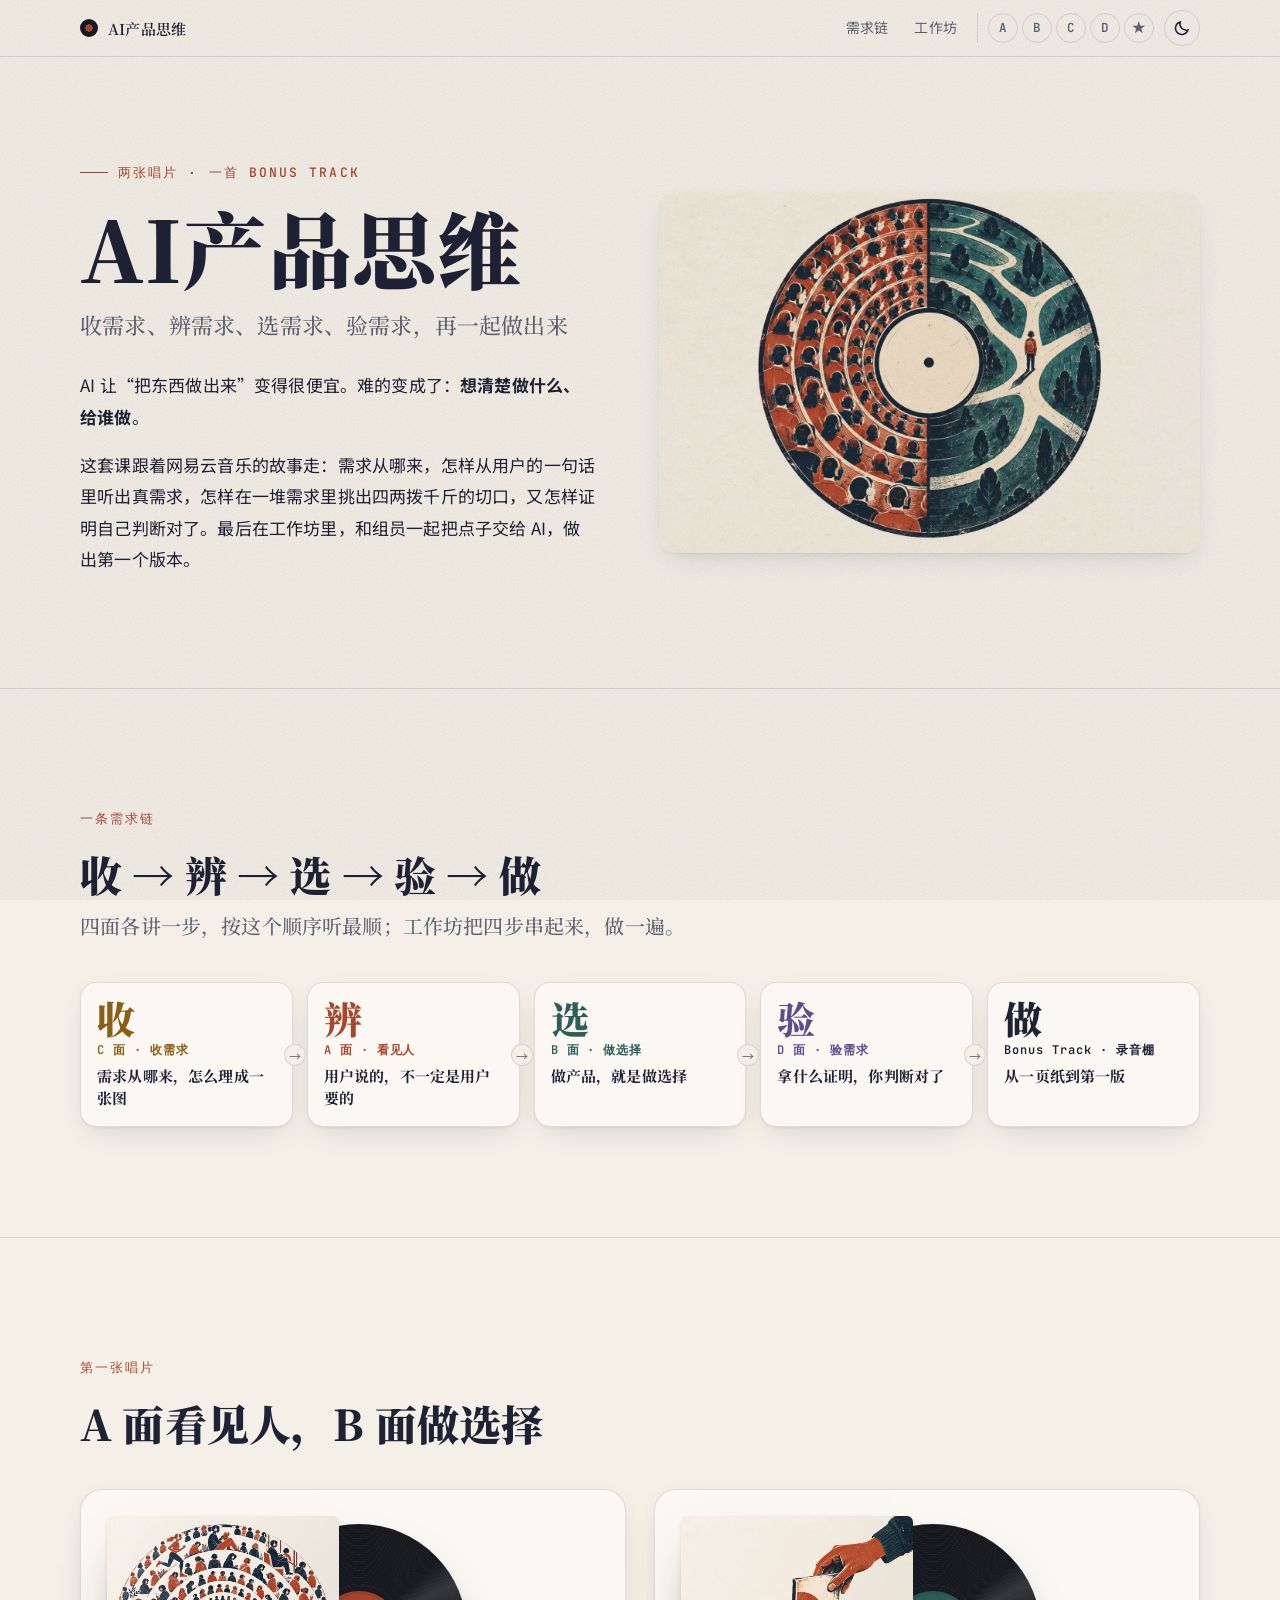
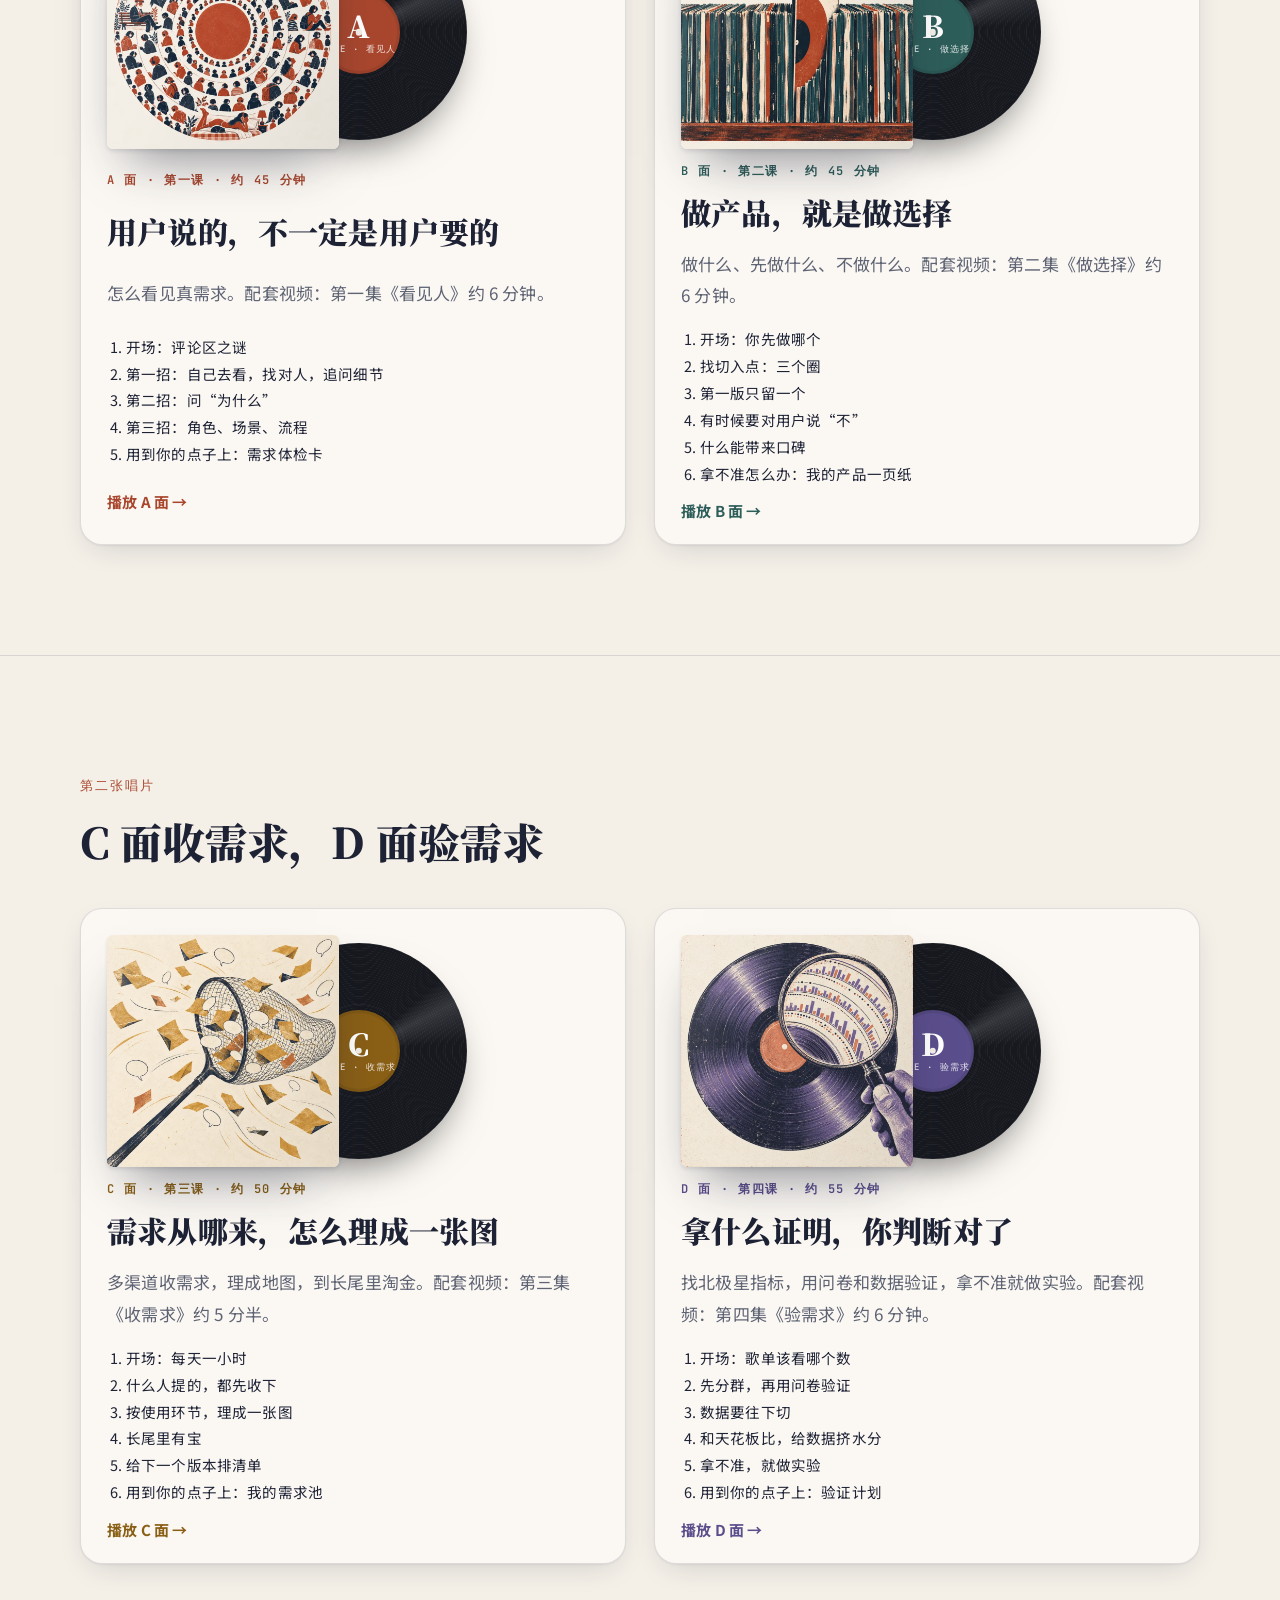
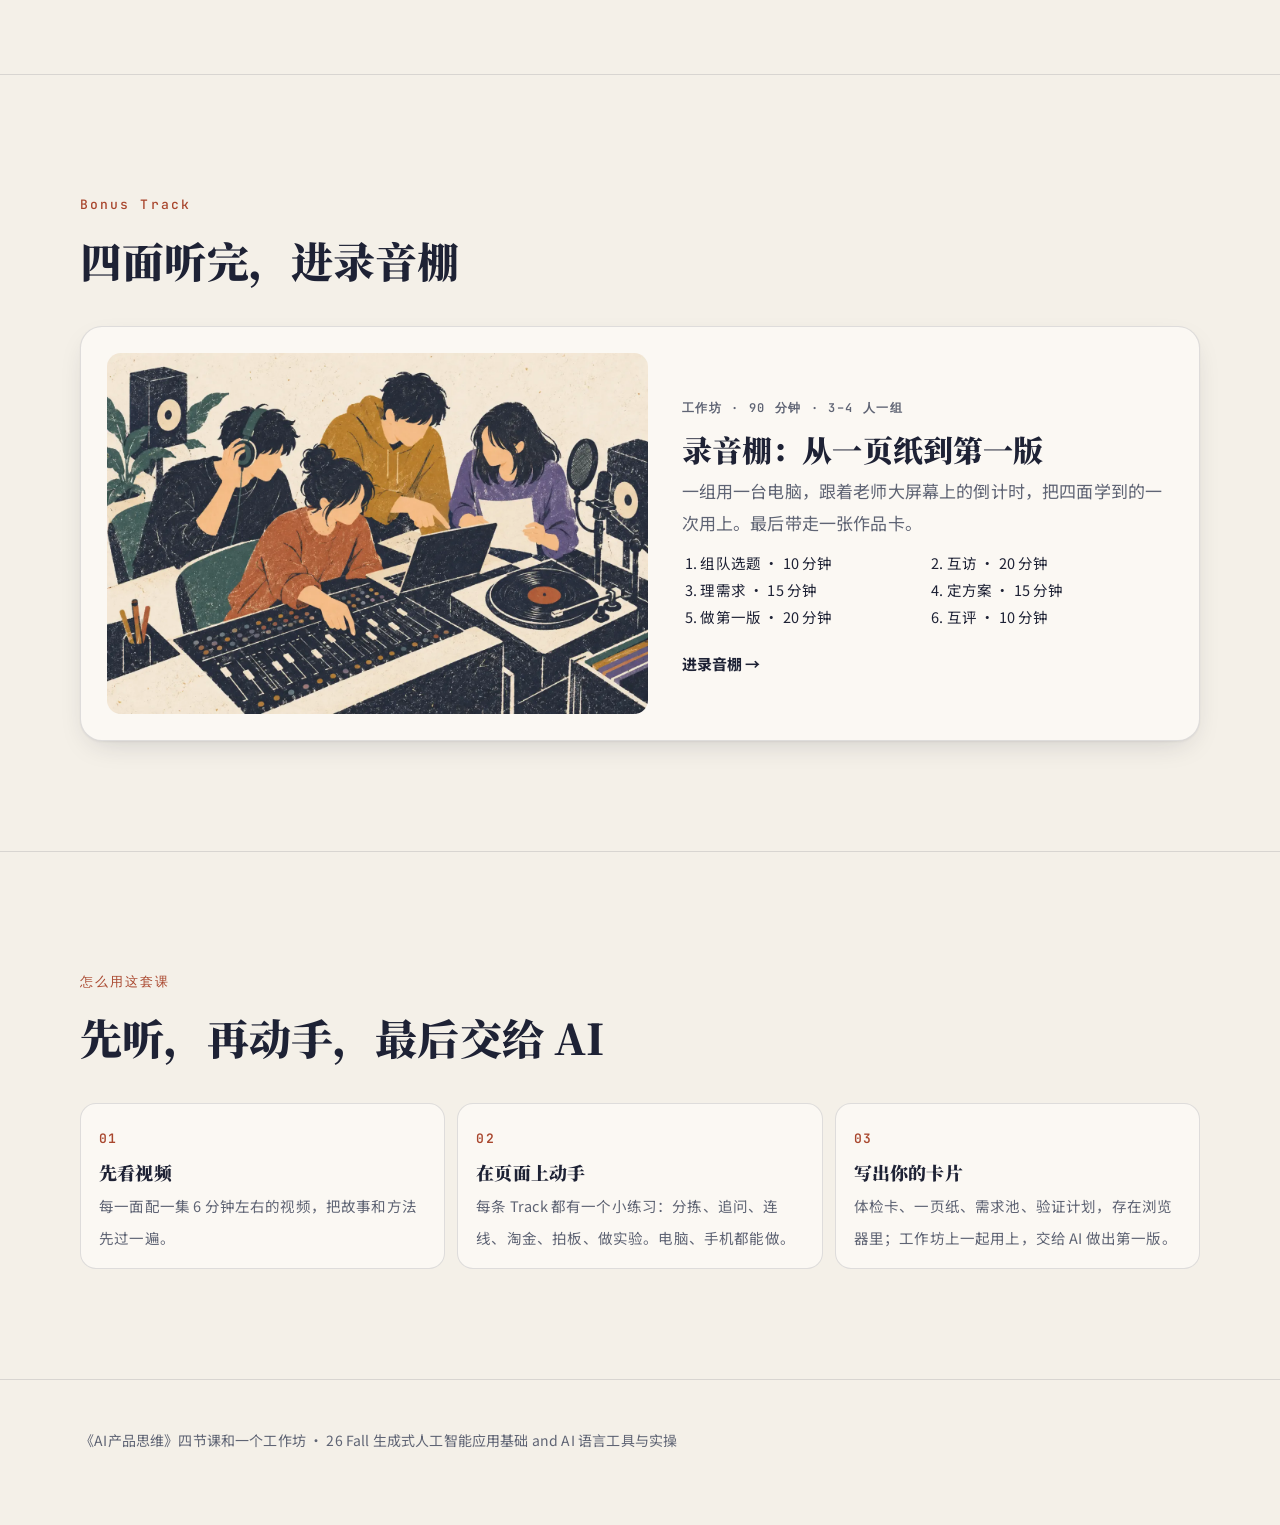
<file: index.html>
<!doctype html>
<html lang="zh-CN">
<head>
<meta charset="utf-8">
<meta name="viewport" content="width=device-width, initial-scale=1">
<title>AI产品思维 · 四面和一首 Bonus Track</title>
<meta name="description" content="AI产品思维：收需求、辨需求、选需求、验需求，四节互动课加一个 90 分钟工作坊。跟着网易云音乐的故事，学会想清楚做什么、给谁做，再交给 AI 做出第一版。">
<script>
  try { var t = JSON.parse(localStorage.getItem("pt.theme")); if (t === "dark" || t === "light") document.documentElement.dataset.theme = t; } catch (e) {}
</script>
<link rel="preconnect" href="https://fonts.googleapis.com">
<link rel="preconnect" href="https://fonts.gstatic.com" crossorigin>
<link rel="stylesheet" href="https://fonts.googleapis.com/css2?family=JetBrains+Mono:wght@500;600&family=Noto+Sans+SC:wght@400;500;700&family=Noto+Serif+SC:wght@600;700;900&display=swap">
<link rel="stylesheet" href="assets/course.css">
<link rel="icon" href="data:image/svg+xml,%3Csvg xmlns='http://www.w3.org/2000/svg' viewBox='0 0 32 32'%3E%3Ccircle cx='16' cy='16' r='15' fill='%2317191F'/%3E%3Ccircle cx='16' cy='16' r='6' fill='%23A9472E'/%3E%3Ccircle cx='16' cy='16' r='1.4' fill='%23F4F0E8'/%3E%3C/svg%3E">
<style>
  .home-hero .wrap { grid-template-columns: 1fr 1.05fr; }
  .home-hero h1 { font-size: clamp(44px, 7vw, 84px); }
  .home-hero figure { margin: 0; }
  .home-hero figure img { width: 100%; border-radius: 16px; box-shadow: var(--shadow); }
  @media (max-width: 860px) { .home-hero .wrap { grid-template-columns: 1fr; } .home-hero figure { order: -1; } }
</style>
</head>
<body data-side="a">

<header class="topbar">
  <div class="wrap">
    <a class="brand" href="./"><span class="dot" aria-hidden="true"></span>AI产品思维</a>
    <nav aria-label="页面导航">
      <a class="hide-sm" href="#chain">需求链</a>
      <a class="hide-sm" href="#studio">工作坊</a>
      <span class="sidenav"><a href="a-side/" title="A 面 · 看见人" aria-label="A 面 · 看见人">A</a><a href="b-side/" title="B 面 · 做选择" aria-label="B 面 · 做选择">B</a><a href="c-side/" title="C 面 · 收需求" aria-label="C 面 · 收需求">C</a><a href="d-side/" title="D 面 · 验需求" aria-label="D 面 · 验需求">D</a><a href="studio/" title="Bonus Track · 录音棚" aria-label="Bonus Track · 录音棚">★</a></span>
      <button class="icon-btn" type="button" data-theme-toggle aria-label="切换深浅色"></button>
    </nav>
  </div>
  <div class="progress" aria-hidden="true"></div>
</header>

<main id="top">
  <section class="hero home-hero">
    <div class="wrap">
      <div>
        <p class="eyebrow">两张唱片 · 一首 Bonus Track</p>
        <h1>AI产品思维</h1>
        <p class="sub">收需求、辨需求、选需求、验需求，再一起做出来</p>
        <div class="prose">
          <p>AI 让“把东西做出来”变得很便宜。难的变成了：<strong>想清楚做什么、给谁做</strong>。</p>
          <p>这套课跟着网易云音乐的故事走：需求从哪来，怎样从用户的一句话里听出真需求，怎样在一堆需求里挑出四两拨千斤的切口，又怎样证明自己判断对了。最后在工作坊里，和组员一起把点子交给 AI，做出第一个版本。</p>
        </div>
      </div>
      <figure>
        <img src="assets/img/home.webp" alt="插画：一张唱片，左半边的纹路是一圈圈戴耳机的听众，右半边的纹路变成了许多岔路，一个小人站在路口选方向" width="1400" height="933">
      </figure>
    </div>
  </section>

  <section class="track" id="chain">
    <div class="wrap">
      <header class="track-head fx">
        <p class="track-no">一条需求链</p>
        <h2>收 → 辨 → 选 → 验 → 做</h2>
        <p class="lede">四面各讲一步，按这个顺序听最顺；工作坊把四步串起来，做一遍。</p>
      </header>
      <ol class="chain fx">
        <li class="c"><a href="c-side/"><span class="w">收</span><span class="s">C 面 · 收需求</span><b>需求从哪来，怎么理成一张图</b></a></li>
        <li class="a"><a href="a-side/"><span class="w">辨</span><span class="s">A 面 · 看见人</span><b>用户说的，不一定是用户要的</b></a></li>
        <li class="b"><a href="b-side/"><span class="w">选</span><span class="s">B 面 · 做选择</span><b>做产品，就是做选择</b></a></li>
        <li class="d"><a href="d-side/"><span class="w">验</span><span class="s">D 面 · 验需求</span><b>拿什么证明，你判断对了</b></a></li>
        <li><a href="studio/"><span class="w">做</span><span class="s">Bonus Track · 录音棚</span><b>从一页纸到第一版</b></a></li>
      </ol>
    </div>
  </section>

  <section class="track">
    <div class="wrap">
      <header class="track-head fx">
        <p class="track-no">第一张唱片</p>
        <h2>A 面看见人，B 面做选择</h2>
      </header>
      <div class="sides">
        <a class="side-card fx" href="a-side/">
          <div class="record" aria-hidden="true">
            <div class="sleeve"><img src="assets/img/a-cover.webp" alt="" width="900" height="900"></div>
            <div class="disc"><div class="disc-spin"><div class="label"><span><b>A</b><small>SIDE · 看见人</small></span></div></div><div class="hole"></div></div>
          </div>
          <span class="k">A 面 · 第一课 · 约 45 分钟</span>
          <h3>用户说的，不一定是用户要的</h3>
          <p>怎么看见真需求。配套视频：第一集《看见人》约 6 分钟。</p>
          <ol>
            <li>开场：评论区之谜</li>
            <li>第一招：自己去看，找对人，追问细节</li>
            <li>第二招：问“为什么”</li>
            <li>第三招：角色、场景、流程</li>
            <li>用到你的点子上：需求体检卡</li>
          </ol>
          <span class="go">播放 A 面 →</span>
        </a>
        <a class="side-card b fx" href="b-side/">
          <div class="record" aria-hidden="true">
            <div class="sleeve"><img src="assets/img/b-cover.webp" alt="" width="900" height="900"></div>
            <div class="disc"><div class="disc-spin"><div class="label"><span><b>B</b><small>SIDE · 做选择</small></span></div></div><div class="hole"></div></div>
          </div>
          <span class="k">B 面 · 第二课 · 约 45 分钟</span>
          <h3>做产品，就是做选择</h3>
          <p>做什么、先做什么、不做什么。配套视频：第二集《做选择》约 6 分钟。</p>
          <ol>
            <li>开场：你先做哪个</li>
            <li>找切入点：三个圈</li>
            <li>第一版只留一个</li>
            <li>有时候要对用户说“不”</li>
            <li>什么能带来口碑</li>
            <li>拿不准怎么办：我的产品一页纸</li>
          </ol>
          <span class="go">播放 B 面 →</span>
        </a>
      </div>
    </div>
  </section>

  <section class="track">
    <div class="wrap">
      <header class="track-head fx">
        <p class="track-no">第二张唱片</p>
        <h2>C 面收需求，D 面验需求</h2>
      </header>
      <div class="sides">
        <a class="side-card c fx" href="c-side/">
          <div class="record" aria-hidden="true">
            <div class="sleeve"><img src="assets/img/c-cover.webp" alt="" width="900" height="900"></div>
            <div class="disc"><div class="disc-spin"><div class="label"><span><b>C</b><small>SIDE · 收需求</small></span></div></div><div class="hole"></div></div>
          </div>
          <span class="k">C 面 · 第三课 · 约 50 分钟</span>
          <h3>需求从哪来，怎么理成一张图</h3>
          <p>多渠道收需求，理成地图，到长尾里淘金。配套视频：第三集《收需求》约 5 分半。</p>
          <ol>
            <li>开场：每天一小时</li>
            <li>什么人提的，都先收下</li>
            <li>按使用环节，理成一张图</li>
            <li>长尾里有宝</li>
            <li>给下一个版本排清单</li>
            <li>用到你的点子上：我的需求池</li>
          </ol>
          <span class="go">播放 C 面 →</span>
        </a>
        <a class="side-card d fx" href="d-side/">
          <div class="record" aria-hidden="true">
            <div class="sleeve"><img src="assets/img/d-cover.webp" alt="" width="900" height="900"></div>
            <div class="disc"><div class="disc-spin"><div class="label"><span><b>D</b><small>SIDE · 验需求</small></span></div></div><div class="hole"></div></div>
          </div>
          <span class="k">D 面 · 第四课 · 约 55 分钟</span>
          <h3>拿什么证明，你判断对了</h3>
          <p>找北极星指标，用问卷和数据验证，拿不准就做实验。配套视频：第四集《验需求》约 6 分钟。</p>
          <ol>
            <li>开场：歌单该看哪个数</li>
            <li>先分群，再用问卷验证</li>
            <li>数据要往下切</li>
            <li>和天花板比，给数据挤水分</li>
            <li>拿不准，就做实验</li>
            <li>用到你的点子上：验证计划</li>
          </ol>
          <span class="go">播放 D 面 →</span>
        </a>
      </div>
    </div>
  </section>

  <section class="track" id="studio">
    <div class="wrap">
      <header class="track-head fx">
        <p class="track-no">Bonus Track</p>
        <h2>四面听完，进录音棚</h2>
      </header>
      <a class="ws-card fx" href="studio/">
        <img src="assets/img/ws-hero.webp" alt="插画：录音棚里，四个大学生围着调音台，一个戴着耳机，一个指着笔记本电脑，一个拿着一页纸，一个在推推子" width="1400" height="934" loading="lazy">
        <div>
          <span class="k">工作坊 · 90 分钟 · 3–4 人一组</span>
          <h3>录音棚：从一页纸到第一版</h3>
          <p>一组用一台电脑，跟着老师大屏幕上的倒计时，把四面学到的一次用上。最后带走一张作品卡。</p>
          <ol>
            <li>组队选题 · 10 分钟</li>
            <li>互访 · 20 分钟</li>
            <li>理需求 · 15 分钟</li>
            <li>定方案 · 15 分钟</li>
            <li>做第一版 · 20 分钟</li>
            <li>互评 · 10 分钟</li>
          </ol>
          <span class="go">进录音棚 →</span>
        </div>
      </a>
    </div>
  </section>

  <section class="track">
    <div class="wrap">
      <header class="track-head fx">
        <p class="track-no">怎么用这套课</p>
        <h2>先听，再动手，最后交给 AI</h2>
      </header>
      <div class="howto fx">
        <div><b>先看视频</b><span>每一面配一集 6 分钟左右的视频，把故事和方法先过一遍。</span></div>
        <div><b>在页面上动手</b><span>每条 Track 都有一个小练习：分拣、追问、连线、淘金、拍板、做实验。电脑、手机都能做。</span></div>
        <div><b>写出你的卡片</b><span>体检卡、一页纸、需求池、验证计划，存在浏览器里；工作坊上一起用上，交给 AI 做出第一版。</span></div>
      </div>
    </div>
  </section>
</main>

<footer class="foot">
  <div class="wrap">
    <p>《AI产品思维》四节课和一个工作坊 · 26 Fall 生成式人工智能应用基础 and AI 语言工具与实操</p>
  </div>
</footer>

<script src="assets/course.js"></script>
</body>
</html>
</file>
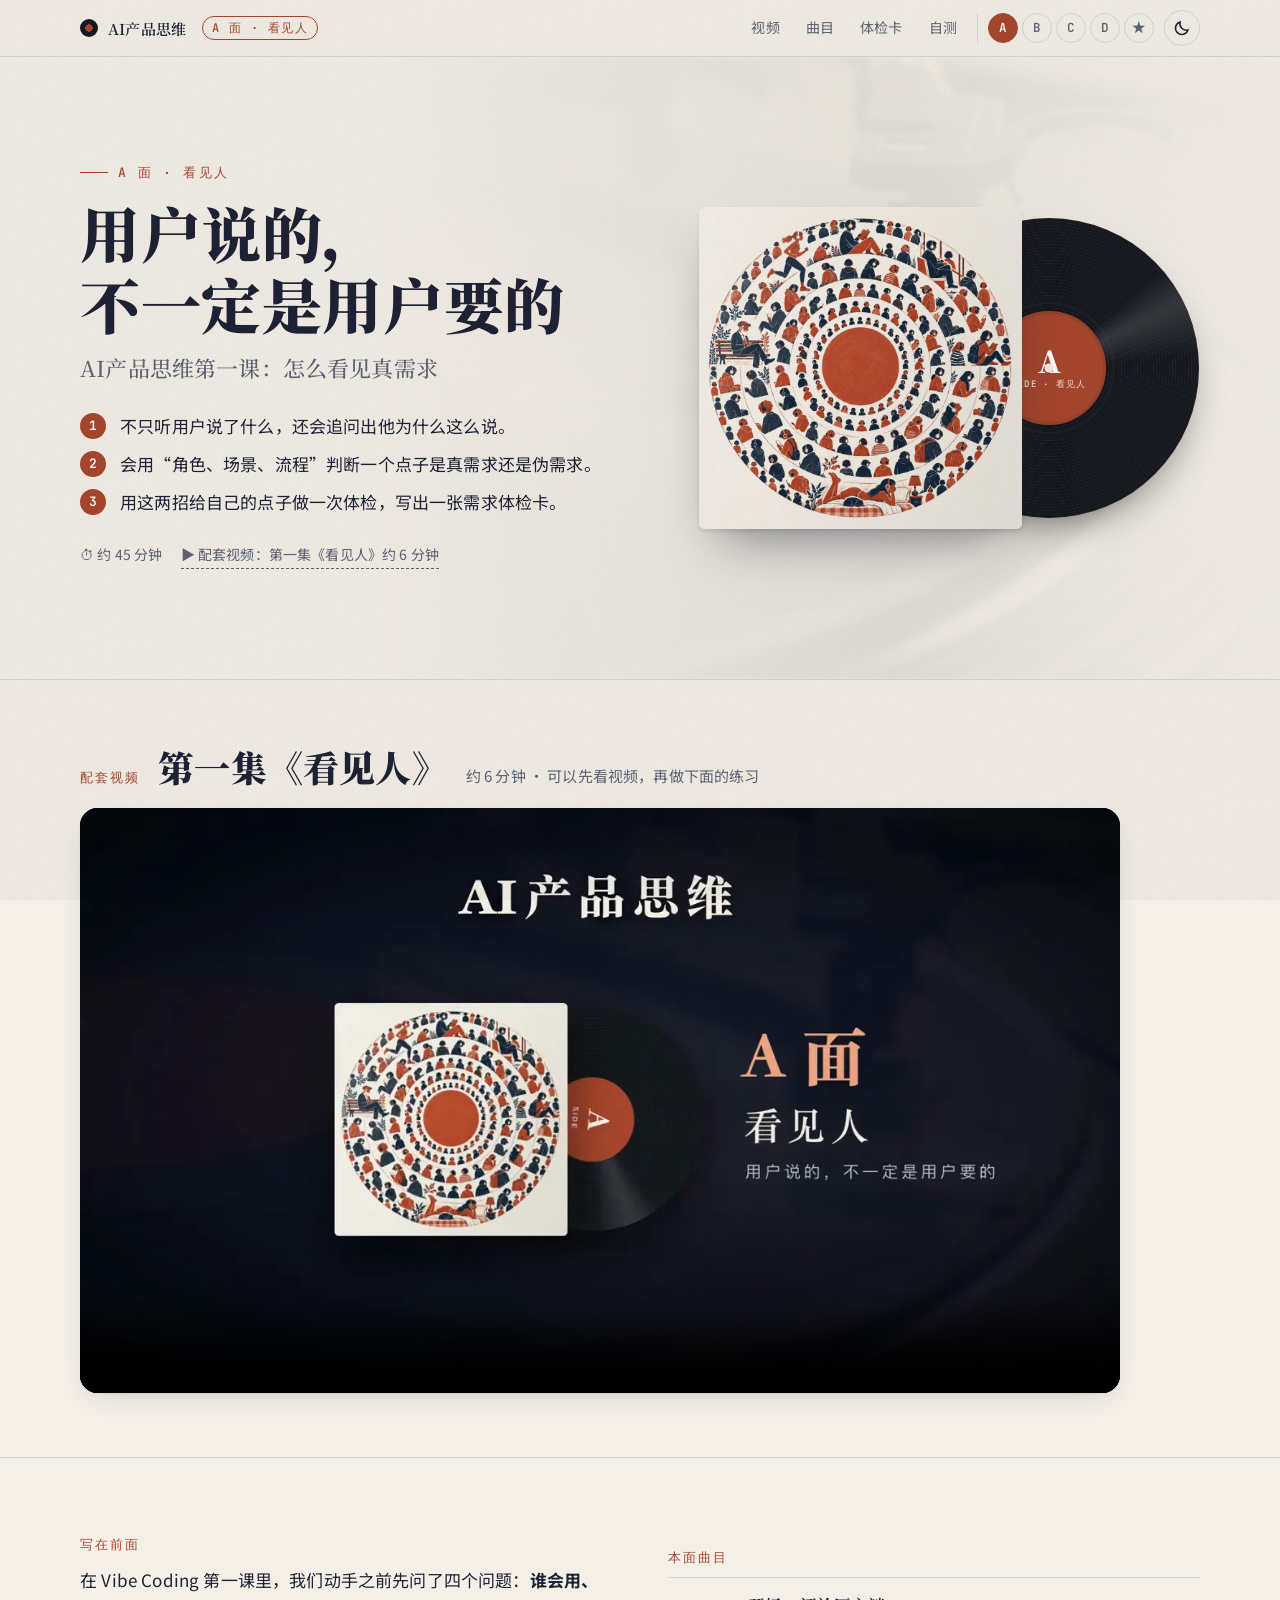
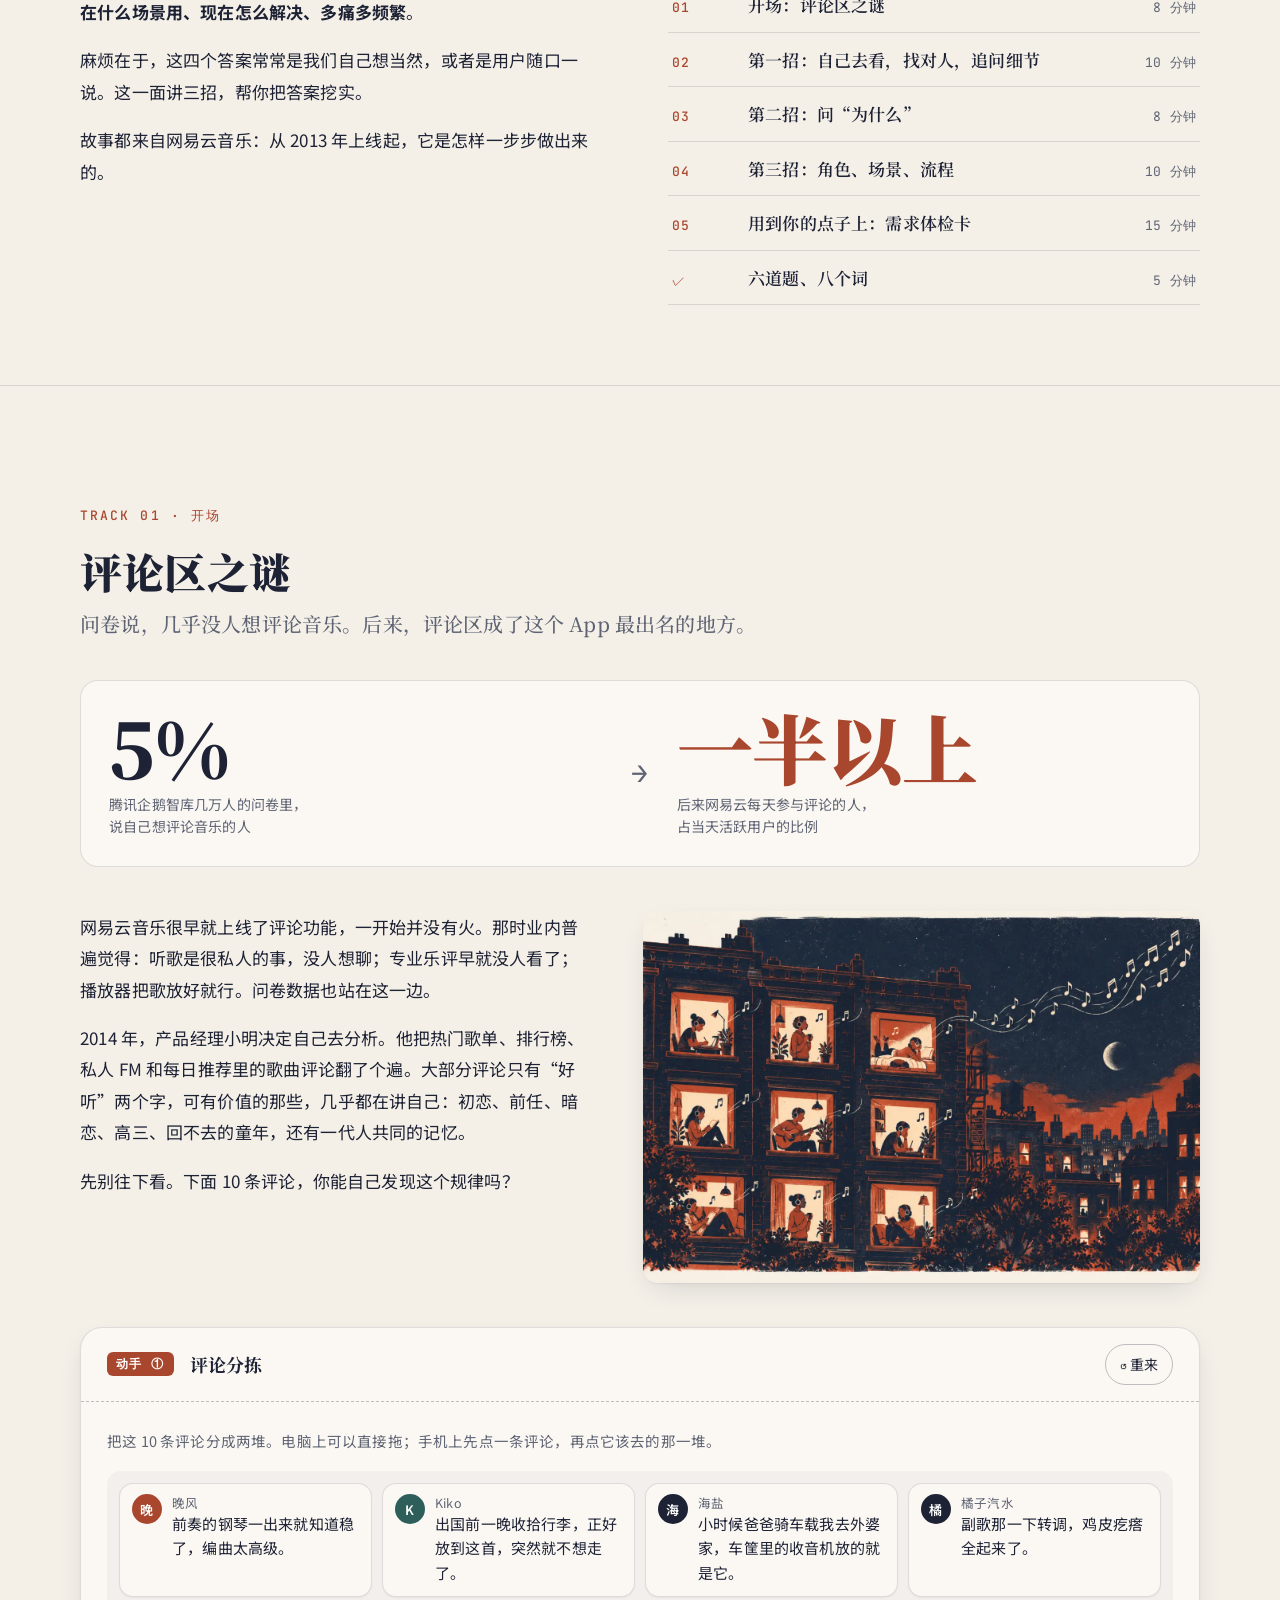
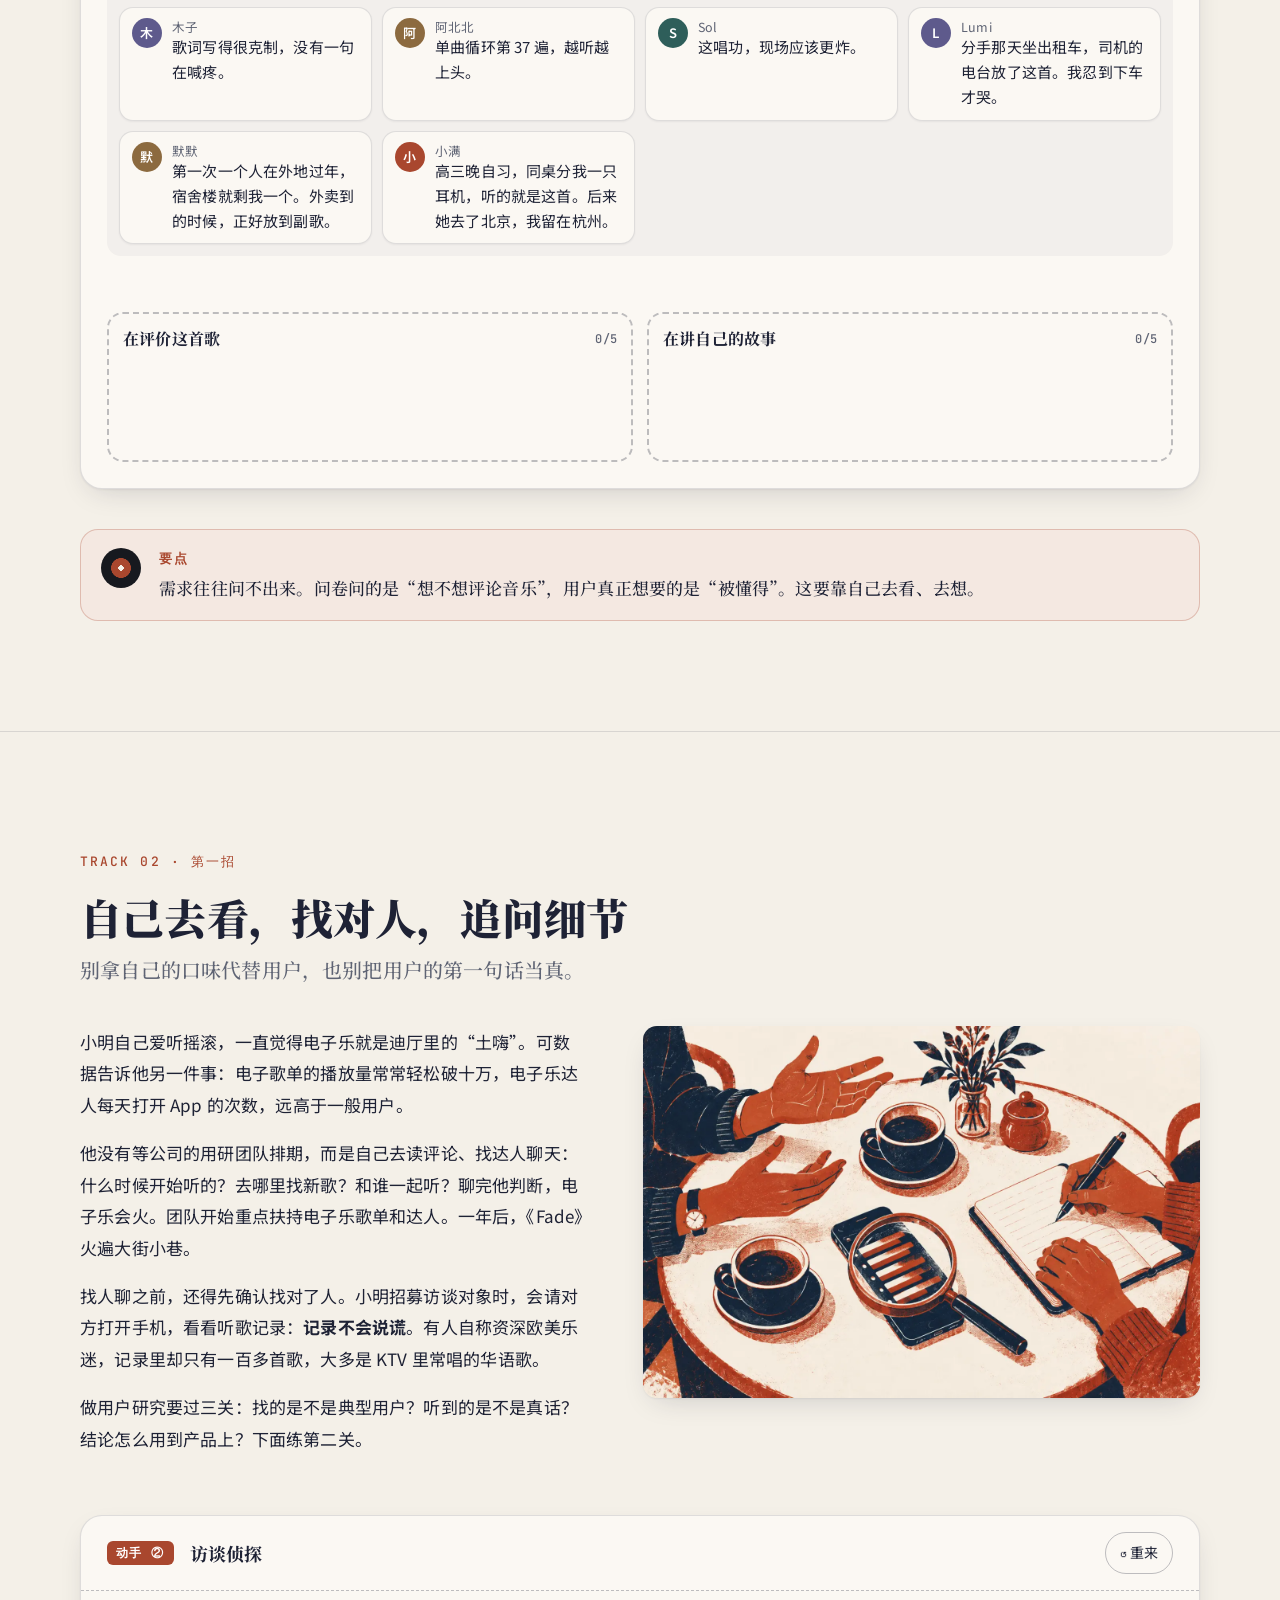
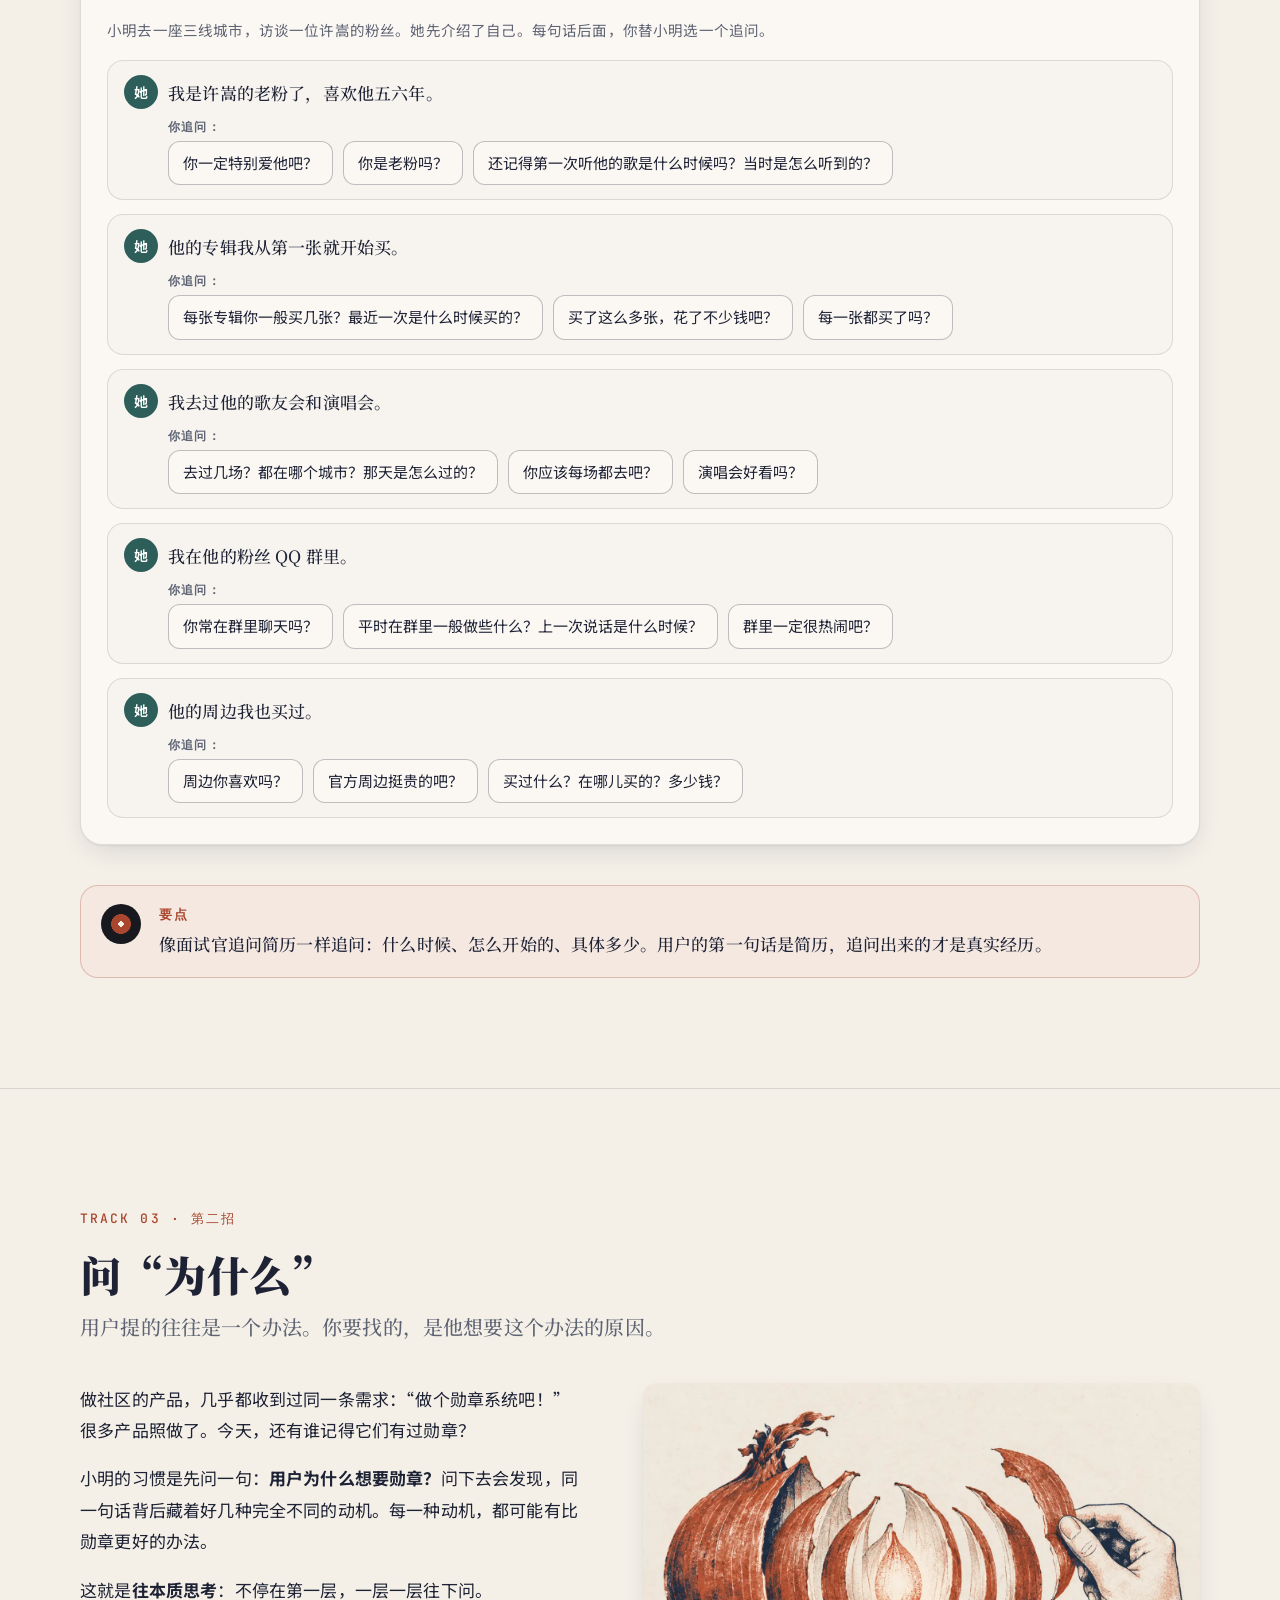
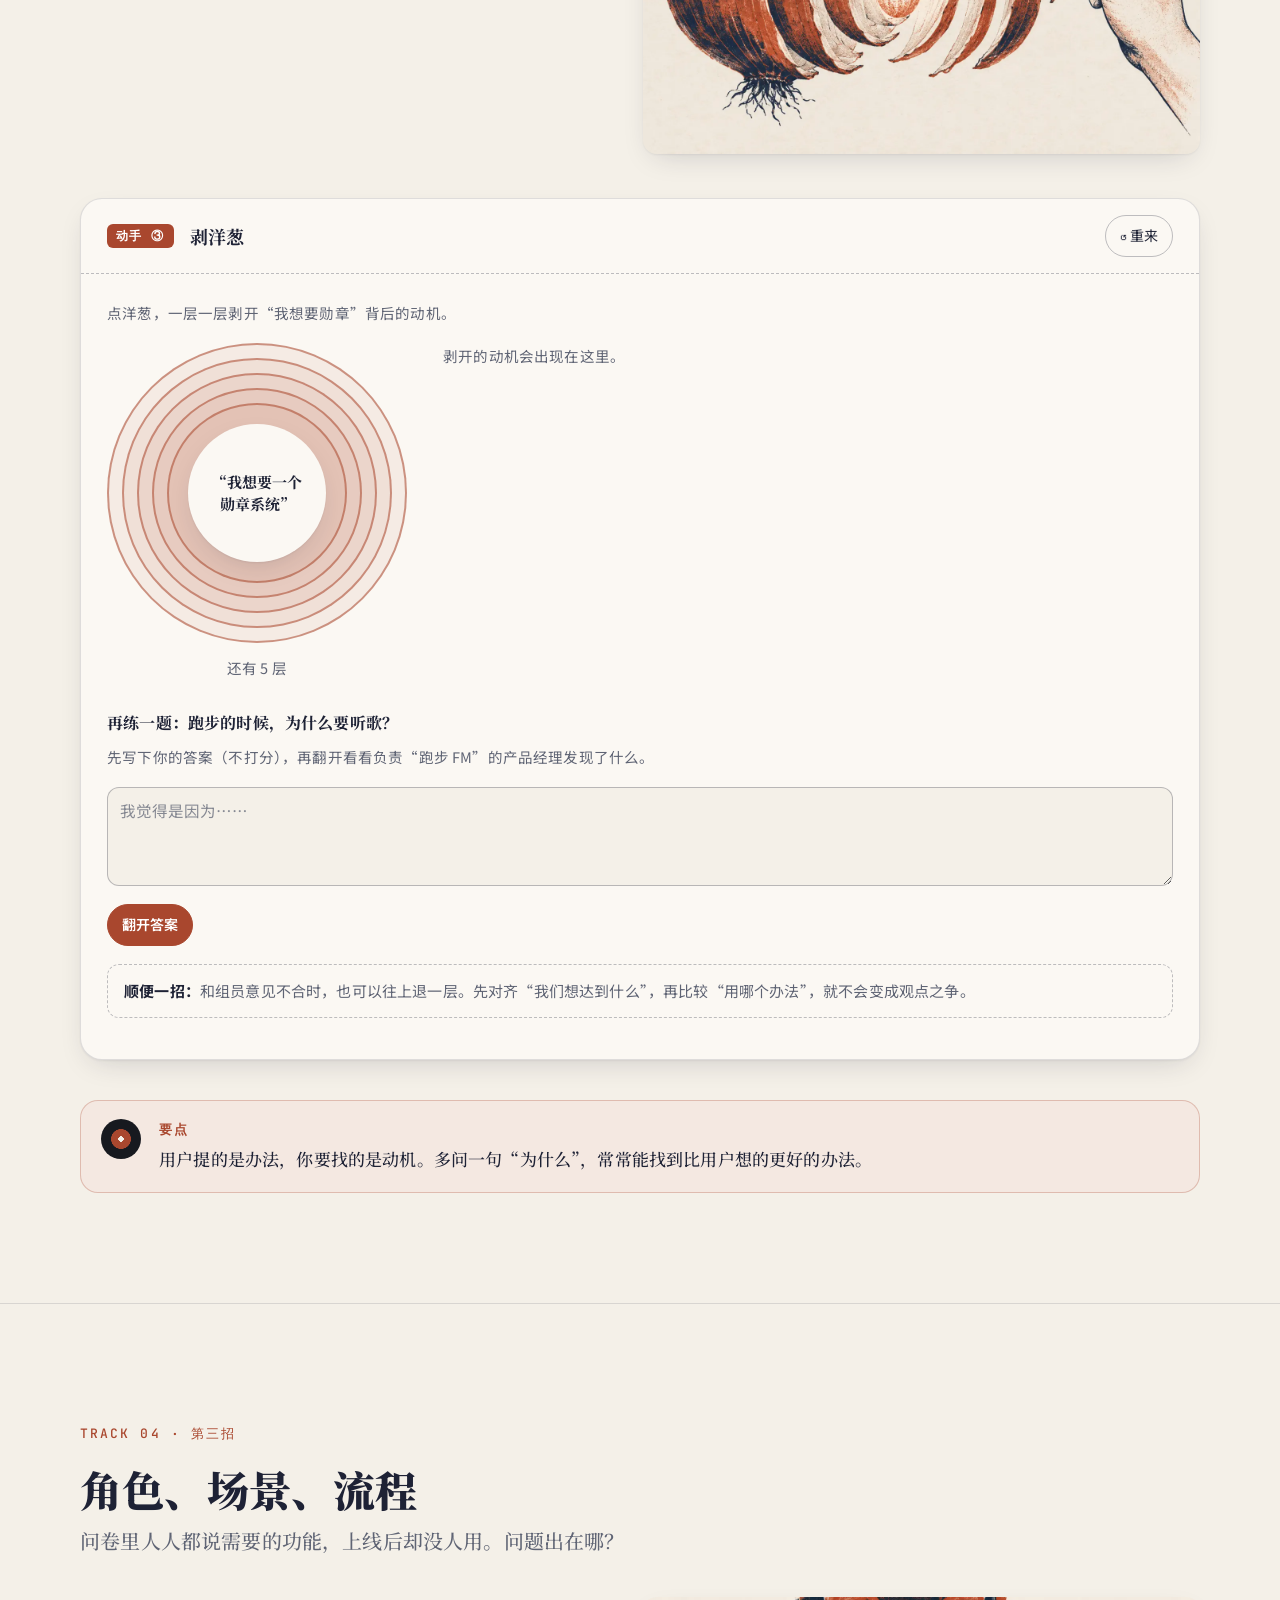
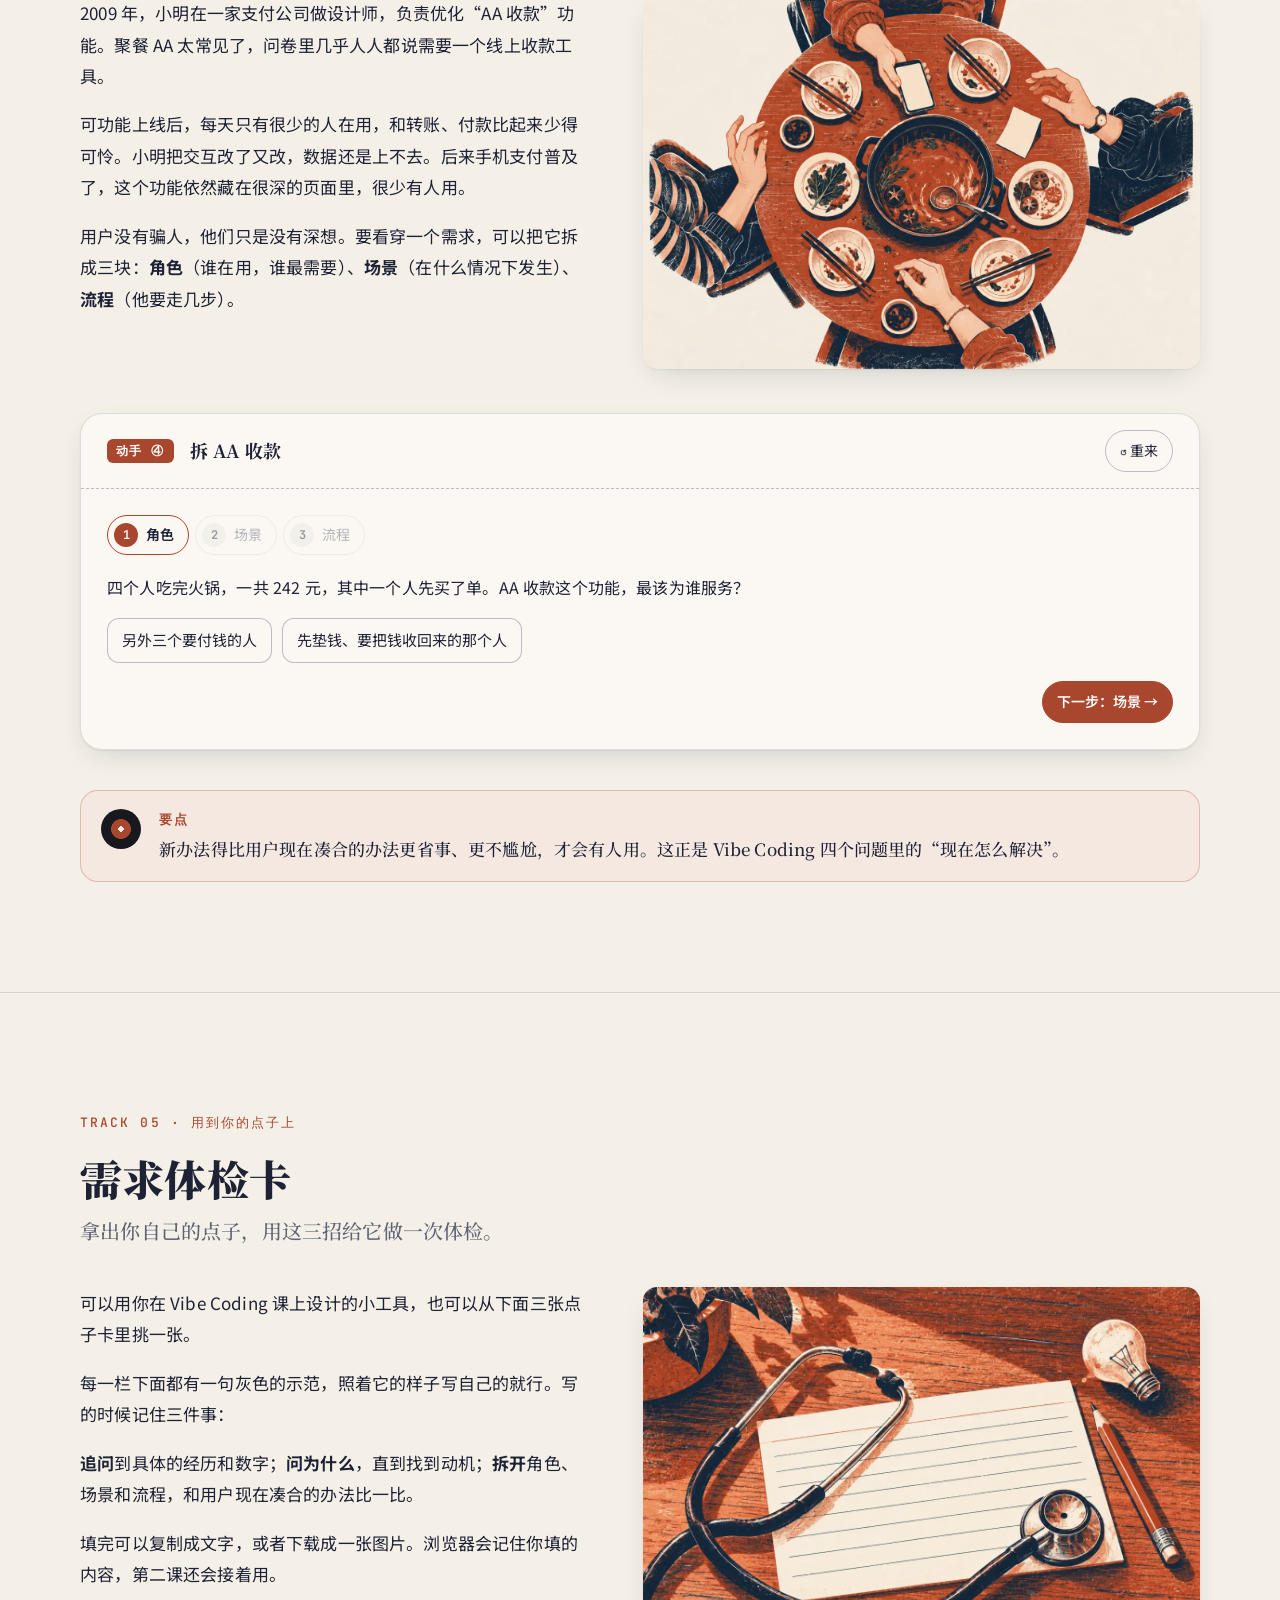
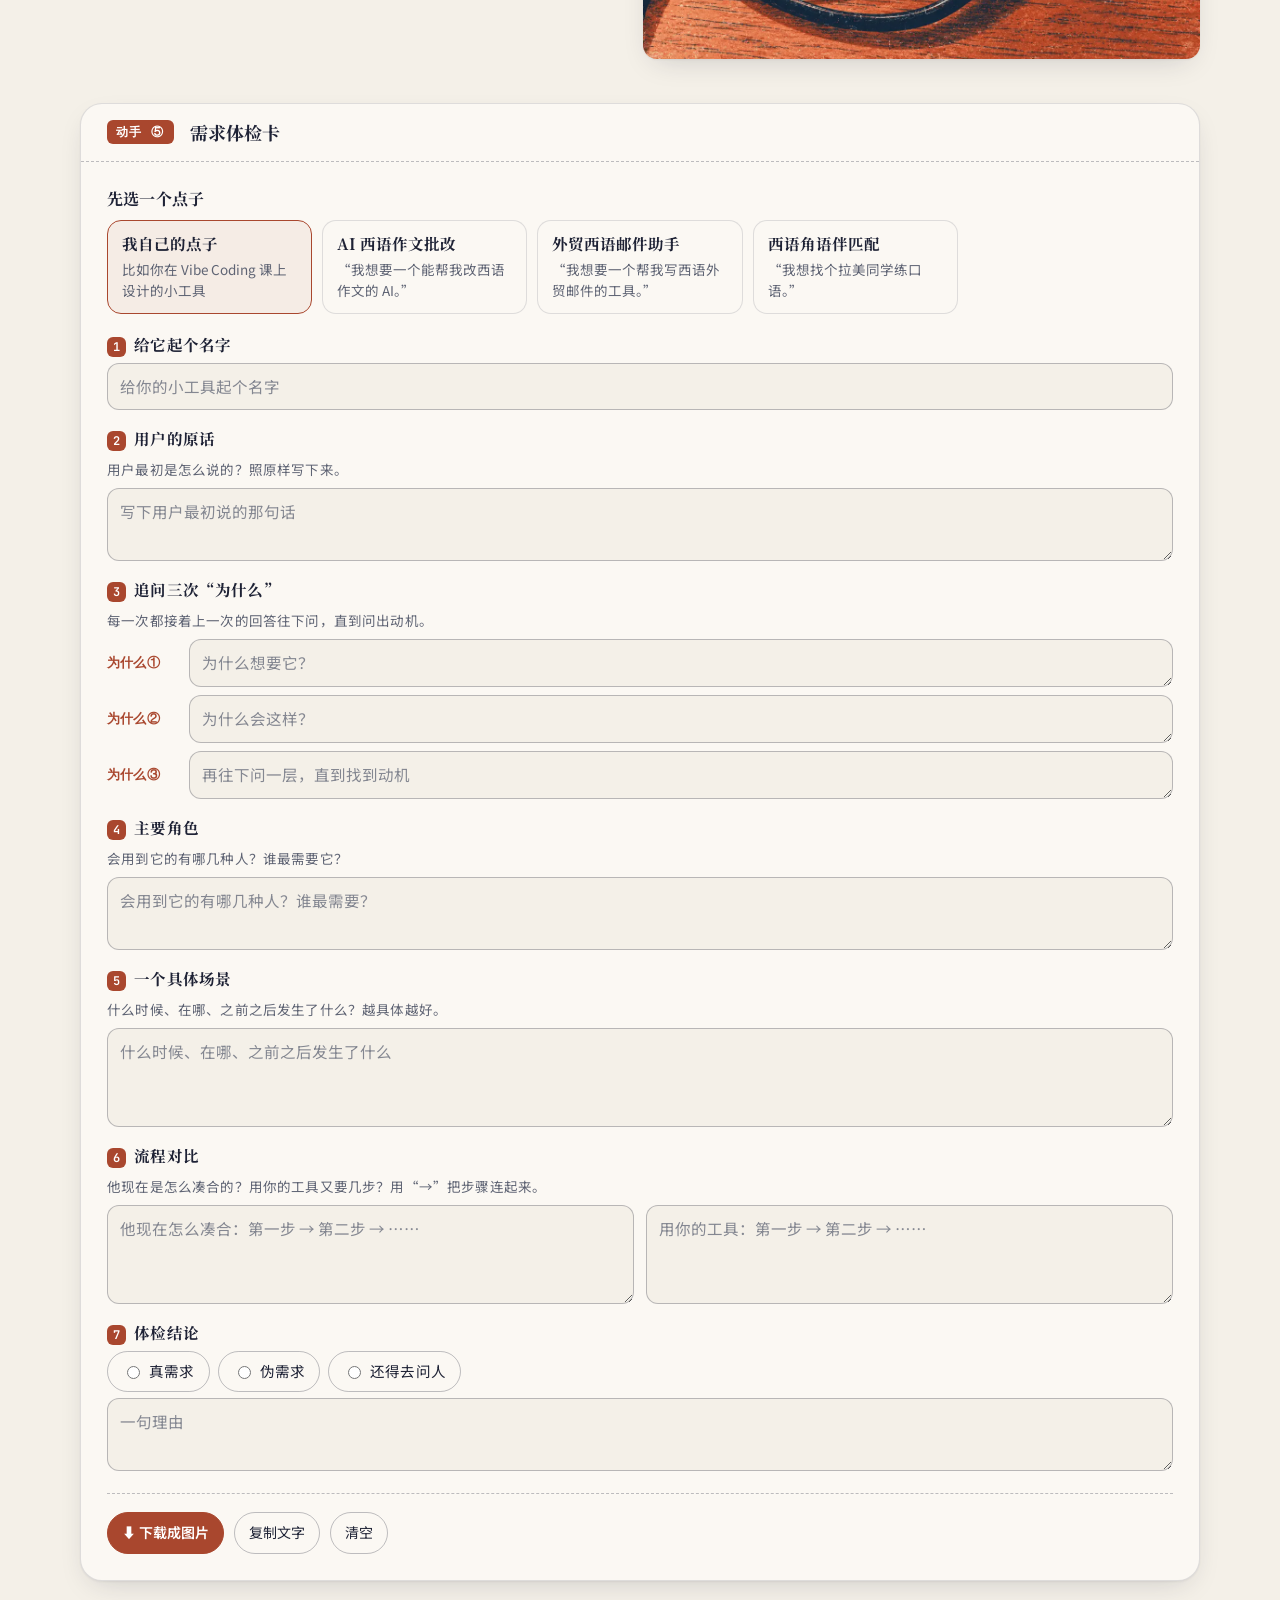
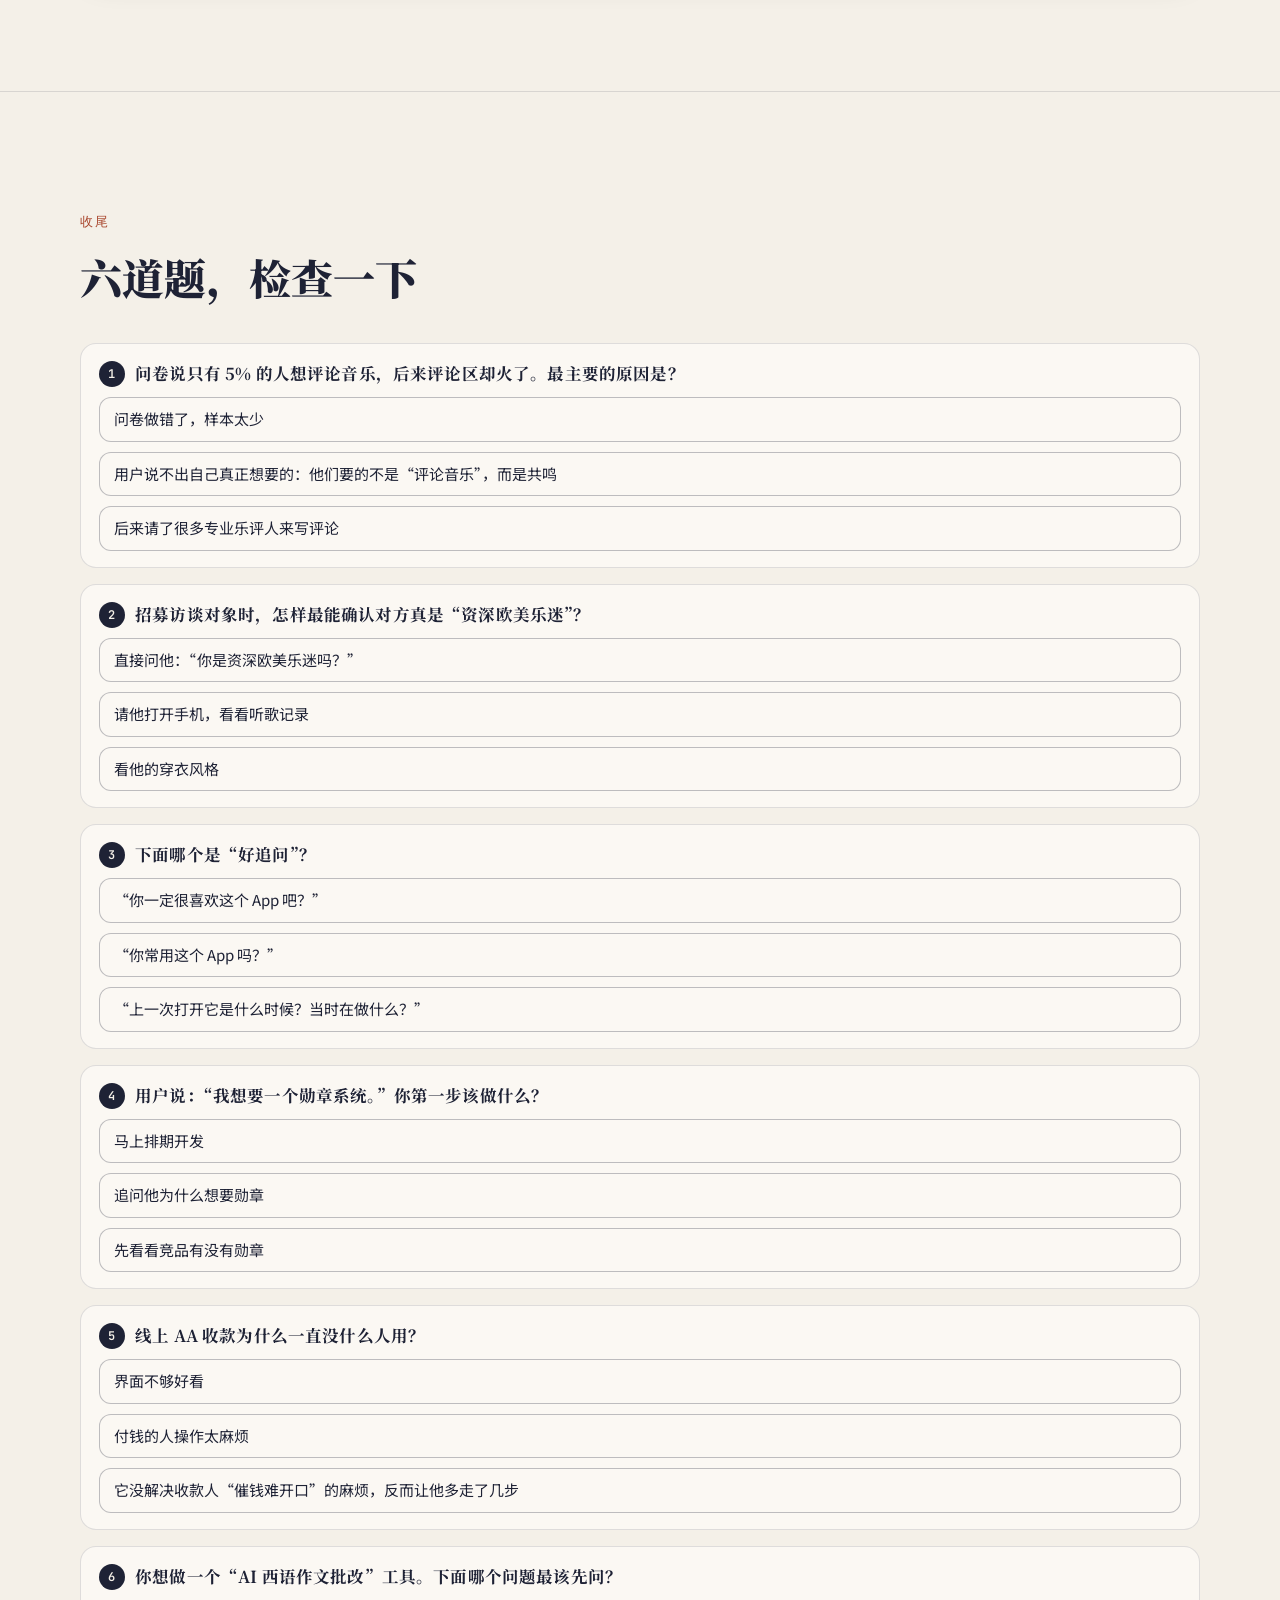
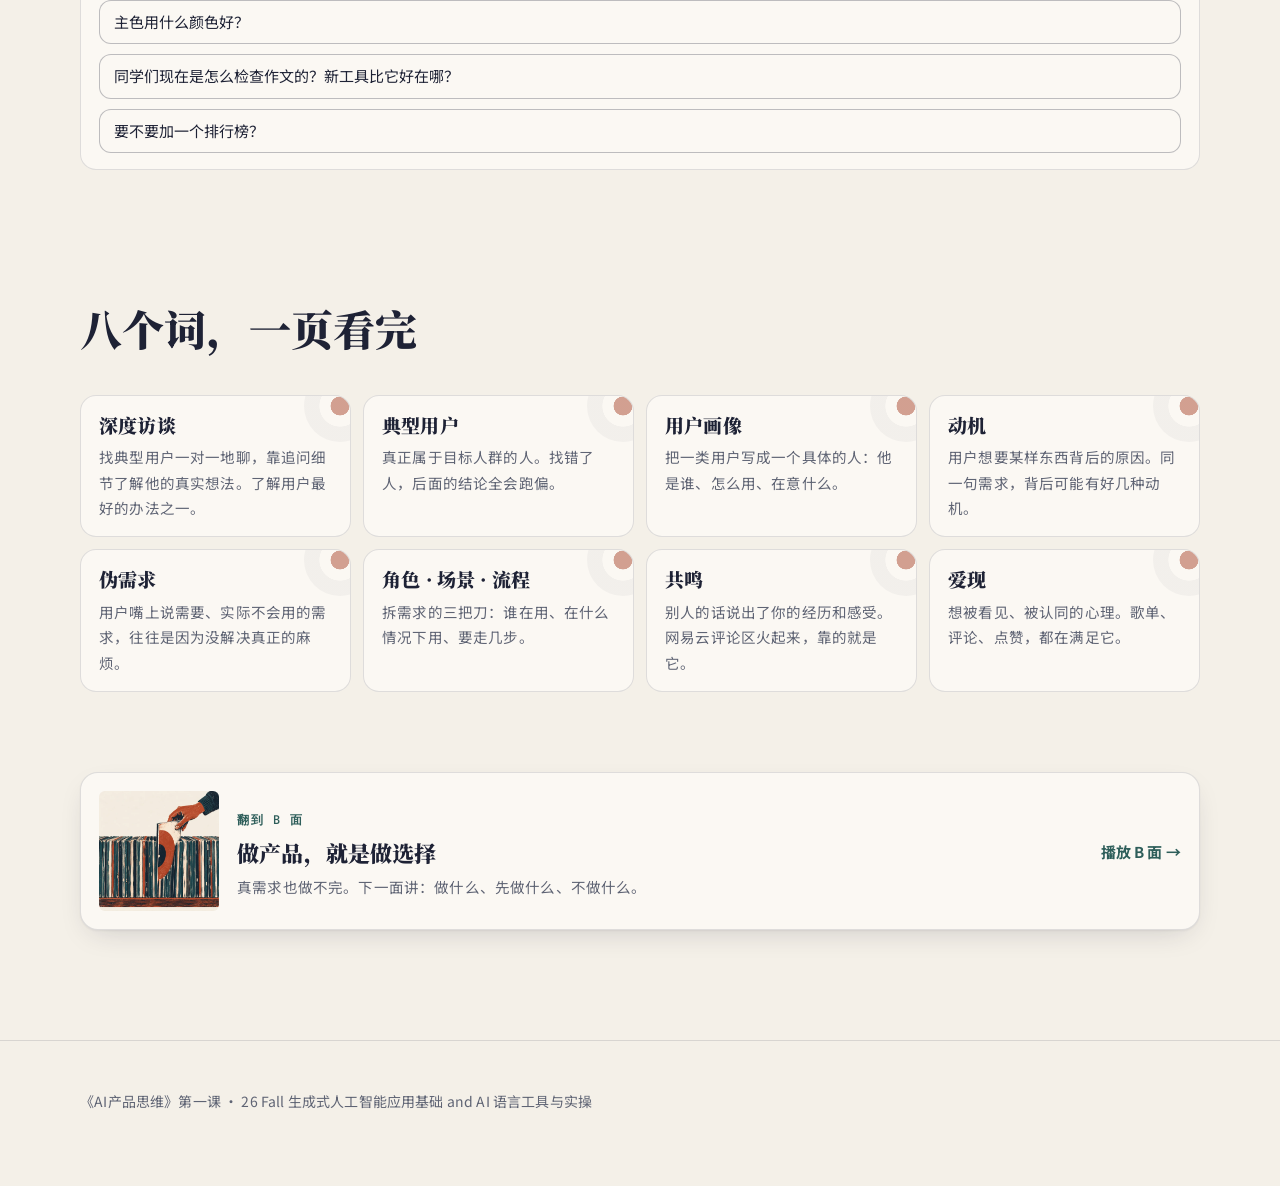
<file: a-side/index.html>
<!doctype html>
<html lang="zh-CN">
<head>
<meta charset="utf-8">
<meta name="viewport" content="width=device-width, initial-scale=1">
<title>看见人 · AI产品思维 A 面</title>
<meta name="description" content="AI产品思维第一课：用户说的，不一定是用户要的。用网易云音乐的故事，学会怎么看见真需求。">
<script>
  try { var t = JSON.parse(localStorage.getItem("pt.theme")); if (t === "dark" || t === "light") document.documentElement.dataset.theme = t; } catch (e) {}
</script>
<link rel="preconnect" href="https://fonts.googleapis.com">
<link rel="preconnect" href="https://fonts.gstatic.com" crossorigin>
<link rel="stylesheet" href="https://fonts.googleapis.com/css2?family=JetBrains+Mono:wght@500;600&family=Noto+Sans+SC:wght@400;500;700&family=Noto+Serif+SC:wght@600;700;900&display=swap">
<link rel="stylesheet" href="../assets/course.css">
<link rel="icon" href="data:image/svg+xml,%3Csvg xmlns='http://www.w3.org/2000/svg' viewBox='0 0 32 32'%3E%3Ccircle cx='16' cy='16' r='15' fill='%2317191F'/%3E%3Ccircle cx='16' cy='16' r='6' fill='%23A9472E'/%3E%3Ccircle cx='16' cy='16' r='1.4' fill='%23F4F0E8'/%3E%3C/svg%3E">
</head>
<body data-side="a">

<header class="topbar">
  <div class="wrap">
    <a class="brand" href="../"><span class="dot" aria-hidden="true"></span>AI产品思维</a>
    <span class="side-tag">A 面 · 看见人</span>
    <nav aria-label="页面导航">
      <a class="hide-sm" href="#video">视频</a>
      <a class="hide-sm" href="#tracks">曲目</a>
      <a class="hide-sm" href="#t05">体检卡</a>
      <a class="hide-sm" href="#check">自测</a>
      <span class="sidenav"><a href="../a-side/" title="A 面 · 看见人" aria-label="A 面 · 看见人" aria-current="page">A</a><a href="../b-side/" title="B 面 · 做选择" aria-label="B 面 · 做选择">B</a><a href="../c-side/" title="C 面 · 收需求" aria-label="C 面 · 收需求">C</a><a href="../d-side/" title="D 面 · 验需求" aria-label="D 面 · 验需求">D</a><a href="../studio/" title="Bonus Track · 录音棚" aria-label="Bonus Track · 录音棚">★</a></span>
      <button class="icon-btn" type="button" data-theme-toggle aria-label="切换深浅色"></button>
    </nav>
  </div>
  <div class="progress" aria-hidden="true"></div>
</header>

<main id="top">

  <section class="hero">
    <div class="hero-bg" aria-hidden="true">
      <video muted loop playsinline preload="none" poster="../assets/loop/vinyl-poster.webp" data-src="../assets/loop/vinyl.mp4"></video>
    </div>
    <div class="wrap">
      <div>
        <p class="eyebrow">A 面 · 看见人</p>
        <h1>用户说的，<br>不一定是用户要的</h1>
        <p class="sub">AI产品思维第一课：怎么看见真需求</p>
        <ol class="goals" aria-label="学完能做到">
          <li>不只听用户说了什么，还会追问出他为什么这么说。</li>
          <li>会用“角色、场景、流程”判断一个点子是真需求还是伪需求。</li>
          <li>用这两招给自己的点子做一次体检，写出一张需求体检卡。</li>
        </ol>
        <p class="meta">
          <span>⏱ 约 45 分钟</span>
          <span><a href="#video">▶ 配套视频：第一集《看见人》约 6 分钟</a></span>
        </p>
      </div>
      <div class="record" role="img" aria-label="唱片封套：一张由许多戴耳机的听众组成的唱片">
        <div class="sleeve"><img src="../assets/img/a-cover.webp" alt="" width="900" height="900"></div>
        <div class="disc" aria-hidden="true">
          <div class="disc-spin"><div class="label"><span><b>A</b><small>SIDE · 看见人</small></span></div></div>
          <div class="hole"></div>
        </div>
      </div>
    </div>
  </section>

  <section class="watch" id="video">
    <div class="wrap">
      <div class="watch-head">
        <p class="track-no">配套视频</p>
        <h2>第一集《看见人》</h2>
        <span class="d">约 6 分钟 · 可以先看视频，再做下面的练习</span>
      </div>
      <div class="player">
        <video controls preload="metadata" playsinline poster="../assets/video/ep1-poster.webp">
          <source src="../assets/video/ep1.mp4" type="video/mp4">
          <track kind="subtitles" srclang="zh-CN" label="中文" src="../assets/video/ep1.vtt">
        </video>
      </div>
    </div>
  </section>

  <section class="track intro" id="tracks">
    <div class="wrap">
      <div class="intro-grid">
        <div class="prose fx">
          <p class="track-no">写在前面</p>
          <p>在 Vibe Coding 第一课里，我们动手之前先问了四个问题：<strong>谁会用、在什么场景用、现在怎么解决、多痛多频繁</strong>。</p>
          <p>麻烦在于，这四个答案常常是我们自己想当然，或者是用户随口一说。这一面讲三招，帮你把答案挖实。</p>
          <p>故事都来自网易云音乐：从 2013 年上线起，它是怎样一步步做出来的。</p>
        </div>
        <div class="fx">
          <p class="track-no">本面曲目</p>
          <ol class="tracklist">
            <li><a href="#t01"><span class="no">01</span><span class="t">开场：评论区之谜</span><span class="d">8 分钟</span></a></li>
            <li><a href="#t02"><span class="no">02</span><span class="t">第一招：自己去看，找对人，追问细节</span><span class="d">10 分钟</span></a></li>
            <li><a href="#t03"><span class="no">03</span><span class="t">第二招：问“为什么”</span><span class="d">8 分钟</span></a></li>
            <li><a href="#t04"><span class="no">04</span><span class="t">第三招：角色、场景、流程</span><span class="d">10 分钟</span></a></li>
            <li><a href="#t05"><span class="no">05</span><span class="t">用到你的点子上：需求体检卡</span><span class="d">15 分钟</span></a></li>
            <li><a href="#check"><span class="no">✓</span><span class="t">六道题、八个词</span><span class="d">5 分钟</span></a></li>
          </ol>
        </div>
      </div>
    </div>
  </section>

  <section class="track" id="t01">
    <div class="wrap">
      <header class="track-head fx">
        <p class="track-no">TRACK 01 · 开场</p>
        <h2>评论区之谜</h2>
        <p class="lede">问卷说，几乎没人想评论音乐。后来，评论区成了这个 App 最出名的地方。</p>
      </header>

      <div class="stats fx" role="group" aria-label="两个数字的对比">
        <div class="stat"><b>5%</b><span>腾讯企鹅智库几万人的问卷里，<br>说自己想评论音乐的人</span></div>
        <div class="arrow" aria-hidden="true">→</div>
        <div class="stat hi"><b>一半以上</b><span>后来网易云每天参与评论的人，<br>占当天活跃用户的比例</span></div>
      </div>

      <div class="story">
        <div class="prose fx">
          <p>网易云音乐很早就上线了评论功能，一开始并没有火。那时业内普遍觉得：听歌是很私人的事，没人想聊；专业乐评早就没人看了；播放器把歌放好就行。问卷数据也站在这一边。</p>
          <p>2014 年，产品经理小明决定自己去分析。他把热门歌单、排行榜、私人 FM 和每日推荐里的歌曲评论翻了个遍。大部分评论只有“好听”两个字，可有价值的那些，几乎都在讲自己：初恋、前任、暗恋、高三、回不去的童年，还有一代人共同的记忆。</p>
          <p>先别往下看。下面 10 条评论，你能自己发现这个规律吗？</p>
        </div>
        <figure class="fx">
          <img src="../assets/img/a-t01.webp" alt="插画：夜里的一栋楼，每扇亮着的窗里都有一个戴耳机的人，音符从窗口飘出，在夜空里汇成一条河" width="1400" height="933" loading="lazy">
        </figure>
      </div>

      <div class="lab fx" id="lab1">
        <div class="lab-head">
          <span class="lab-tag">动手 ①</span>
          <span class="lab-title">评论分拣</span>
          <span class="spacer"></span>
          <button class="btn" type="button" id="lab1-reset">↺ 重来</button>
        </div>
        <div class="lab-body">
          <p class="lab-hint">把这 10 条评论分成两堆。电脑上可以直接拖；手机上先点一条评论，再点它该去的那一堆。</p>
          <div id="sorter1"></div>
          <div class="reveal" id="reveal1" aria-live="polite">
            <h4>讲自己的那一堆，就是共鸣</h4>
            <p>写这些评论的人，不是在评价这首歌，而是借一首歌说自己的事。读到的人如果有同样的记忆，就会被打动。小明把这叫作<strong>共鸣</strong>：用户要的不是“评论音乐”，而是找到有同样记忆的人。</p>
            <p>于是团队很快加了一个很简单的功能：<strong>给评论点赞</strong>。读到心里去的人点一下，写的人马上知道有人懂他。共鸣有了出口，评论区像滚雪球一样火了起来。</p>
          </div>
        </div>
      </div>

      <aside class="takeaway fx">
        <div>
          <h3>要点</h3>
          <p>需求往往问不出来。问卷问的是“想不想评论音乐”，用户真正想要的是“被懂得”。这要靠自己去看、去想。</p>
        </div>
      </aside>
    </div>
  </section>

  <section class="track" id="t02">
    <div class="wrap">
      <header class="track-head fx">
        <p class="track-no">TRACK 02 · 第一招</p>
        <h2>自己去看，找对人，追问细节</h2>
        <p class="lede">别拿自己的口味代替用户，也别把用户的第一句话当真。</p>
      </header>

      <div class="story">
        <div class="prose fx">
          <p>小明自己爱听摇滚，一直觉得电子乐就是迪厅里的“土嗨”。可数据告诉他另一件事：电子歌单的播放量常常轻松破十万，电子乐达人每天打开 App 的次数，远高于一般用户。</p>
          <p>他没有等公司的用研团队排期，而是自己去读评论、找达人聊天：什么时候开始听的？去哪里找新歌？和谁一起听？聊完他判断，电子乐会火。团队开始重点扶持电子乐歌单和达人。一年后，《Fade》火遍大街小巷。</p>
          <p>找人聊之前，还得先确认找对了人。小明招募访谈对象时，会请对方打开手机，看看听歌记录：<strong>记录不会说谎</strong>。有人自称资深欧美乐迷，记录里却只有一百多首歌，大多是 KTV 里常唱的华语歌。</p>
          <p>做用户研究要过三关：找的是不是典型用户？听到的是不是真话？结论怎么用到产品上？下面练第二关。</p>
        </div>
        <figure class="fx">
          <img src="../assets/img/a-t02.webp" alt="插画：咖啡桌上的一次访谈，一个人边说边比划，另一个人在本子上记录，一把放大镜压在一部手机上" width="1400" height="933" loading="lazy">
        </figure>
      </div>

      <div class="lab fx" id="lab2">
        <div class="lab-head">
          <span class="lab-tag">动手 ②</span>
          <span class="lab-title">访谈侦探</span>
          <span class="spacer"></span>
          <button class="btn" type="button" id="lab2-reset">↺ 重来</button>
        </div>
        <div class="lab-body">
          <p class="lab-hint">小明去一座三线城市，访谈一位许嵩的粉丝。她先介绍了自己。每句话后面，你替小明选一个追问。</p>
          <div class="claims" id="claims"></div>
          <div class="reveal" id="reveal2" aria-live="polite">
            <h4>喜欢多年，但不是狂热粉</h4>
            <div class="compare" id="compare"></div>
            <p style="margin-top:14px">在三线城市，接触偶像和核心粉丝圈的机会少，追星更多是一个人的事，还没形成一群人的狂热。如果小明只听她的第一句话，就会把产品做给一个并不存在的“狂热粉”。</p>
          </div>
        </div>
      </div>

      <aside class="takeaway fx">
        <div>
          <h3>要点</h3>
          <p>像面试官追问简历一样追问：什么时候、怎么开始的、具体多少。用户的第一句话是简历，追问出来的才是真实经历。</p>
        </div>
      </aside>
    </div>
  </section>

  <section class="track" id="t03">
    <div class="wrap">
      <header class="track-head fx">
        <p class="track-no">TRACK 03 · 第二招</p>
        <h2>问“为什么”</h2>
        <p class="lede">用户提的往往是一个办法。你要找的，是他想要这个办法的原因。</p>
      </header>

      <div class="story">
        <div class="prose fx">
          <p>做社区的产品，几乎都收到过同一条需求：“做个勋章系统吧！”很多产品照做了。今天，还有谁记得它们有过勋章？</p>
          <p>小明的习惯是先问一句：<strong>用户为什么想要勋章？</strong>问下去会发现，同一句话背后藏着好几种完全不同的动机。每一种动机，都可能有比勋章更好的办法。</p>
          <p>这就是<strong>往本质思考</strong>：不停在第一层，一层一层往下问。</p>
        </div>
        <figure class="fx">
          <img src="../assets/img/a-t03.webp" alt="插画：一颗切开的洋葱，一层层分开，中心有一个发光的芯，一只手举着剥下的一层" width="1400" height="933" loading="lazy">
        </figure>
      </div>

      <div class="lab fx" id="lab3">
        <div class="lab-head">
          <span class="lab-tag">动手 ③</span>
          <span class="lab-title">剥洋葱</span>
          <span class="spacer"></span>
          <button class="btn" type="button" id="lab3-reset">↺ 重来</button>
        </div>
        <div class="lab-body">
          <p class="lab-hint">点洋葱，一层一层剥开“我想要勋章”背后的动机。</p>
          <div class="onion-lab">
            <div>
              <button class="onion" type="button" id="onion" aria-label="剥开一层">
                <span class="ring" style="width:100%;height:100%"></span>
                <span class="ring" style="width:90%;height:90%"></span>
                <span class="ring" style="width:80%;height:80%"></span>
                <span class="ring" style="width:70%;height:70%"></span>
                <span class="ring" style="width:60%;height:60%"></span>
                <span class="core">“我想要一个<br>勋章系统”</span>
              </button>
              <div class="onion-cta"><span class="lab-hint" id="onion-left" style="margin:0">还有 5 层</span></div>
            </div>
            <div>
              <ol class="motives" id="motives"><li class="empty" style="display:block;border:0;background:none;padding:0;animation:none">剥开的动机会出现在这里。</li></ol>
              <div class="ask-row" id="ask3">
                <p>五层都剥开了。那，还要做勋章吗？</p>
                <div class="choices">
                  <button class="choice" type="button" data-v="yes">要做</button>
                  <button class="choice" type="button" data-v="no">不一定</button>
                </div>
              </div>
            </div>
          </div>
          <div class="reveal" id="reveal3" aria-live="polite">
            <h4 id="reveal3-h"></h4>
            <p>这五种动机，都能用别的办法满足：想被看见，粉丝数和被推荐更管用；想重新找回动力，就给新的目标和玩法。</p>
            <p>而且勋章的新鲜感消退得特别快。粉丝从 1000 涨到 10000、等级从 1 升到 10，那种成就感，勋章比不上。不断设计新勋章，人力成本高，热闹一阵就过去了，攒不下长期的东西。所以小明的结论是：<strong>勋章是鸡肋</strong>。</p>
          </div>

          <h4 class="sub-h" style="margin-top:30px">再练一题：跑步的时候，为什么要听歌？</h4>
          <p class="lab-hint">先写下你的答案（不打分），再翻开看看负责“跑步 FM”的产品经理发现了什么。</p>
          <textarea id="run-guess" rows="3" placeholder="我觉得是因为……"></textarea>
          <div style="margin-top:10px"><button class="btn primary" type="button" id="run-open">翻开答案</button></div>
          <div class="reveal" id="reveal3b" aria-live="polite">
            <h4>不只是背景音乐</h4>
            <p>他访谈了一批爱跑步的人，发现两层原因。第一，音乐能把注意力从“好累，还有多远”上移开，让人跑得更久。第二，节奏强的音乐能带着脚步走：步子慢下来时把你拉回节奏，步子稳了还能带你跑快一点。</p>
            <div class="beat" aria-hidden="true"><i></i><i></i><i></i><i></i><i></i><i></i><span>步频 ≈ 节拍</span></div>
            <p>所以跑步 FM 做成了按步频配歌。动机想清楚了，功能该怎么做也就清楚了。</p>
          </div>

          <p class="tip"><b>顺便一招：</b>和组员意见不合时，也可以往上退一层。先对齐“我们想达到什么”，再比较“用哪个办法”，就不会变成观点之争。</p>
        </div>
      </div>

      <aside class="takeaway fx">
        <div>
          <h3>要点</h3>
          <p>用户提的是办法，你要找的是动机。多问一句“为什么”，常常能找到比用户想的更好的办法。</p>
        </div>
      </aside>
    </div>
  </section>

  <section class="track" id="t04">
    <div class="wrap">
      <header class="track-head fx">
        <p class="track-no">TRACK 04 · 第三招</p>
        <h2>角色、场景、流程</h2>
        <p class="lede">问卷里人人都说需要的功能，上线后却没人用。问题出在哪？</p>
      </header>

      <div class="story">
        <div class="prose fx">
          <p>2009 年，小明在一家支付公司做设计师，负责优化“AA 收款”功能。聚餐 AA 太常见了，问卷里几乎人人都说需要一个线上收款工具。</p>
          <p>可功能上线后，每天只有很少的人在用，和转账、付款比起来少得可怜。小明把交互改了又改，数据还是上不去。后来手机支付普及了，这个功能依然藏在很深的页面里，很少有人用。</p>
          <p>用户没有骗人，他们只是没有深想。要看穿一个需求，可以把它拆成三块：<strong>角色</strong>（谁在用，谁最需要）、<strong>场景</strong>（在什么情况下发生）、<strong>流程</strong>（他要走几步）。</p>
        </div>
        <figure class="fx">
          <img src="../assets/img/a-t04.webp" alt="插画：俯视一张吃完火锅的圆桌，四副碗筷，桌上压着一张小票，一只手递出手机，其他人有点犹豫" width="1400" height="933" loading="lazy">
        </figure>
      </div>

      <div class="lab fx" id="lab4">
        <div class="lab-head">
          <span class="lab-tag">动手 ④</span>
          <span class="lab-title">拆 AA 收款</span>
          <span class="spacer"></span>
          <button class="btn" type="button" id="lab4-reset">↺ 重来</button>
        </div>
        <div class="lab-body">
          <div class="steps" role="tablist" aria-label="拆解步骤" id="aa-steps">
            <button role="tab" aria-controls="aa-p1" type="button"><span class="n">1</span>角色</button>
            <button role="tab" aria-controls="aa-p2" type="button" disabled><span class="n">2</span>场景</button>
            <button role="tab" aria-controls="aa-p3" type="button" disabled><span class="n">3</span>流程</button>
          </div>

          <div class="panel" id="aa-p1" role="tabpanel">
            <p class="lab-hint" style="color:var(--ink);font-size:16px">四个人吃完火锅，一共 242 元，其中一个人先买了单。AA 收款这个功能，最该为谁服务？</p>
            <div class="choices" id="aa-role">
              <button class="choice" type="button" data-v="payer">另外三个要付钱的人</button>
              <button class="choice" type="button" data-v="payee">先垫钱、要把钱收回来的那个人</button>
            </div>
            <div class="reveal" id="aa-role-why">
              <p>付钱的人只要点一下就行，没什么麻烦。真正头疼的是收钱的人：要算钱、要通知、要记着谁还没给。所以这个功能的主角是<strong>收款方</strong>。</p>
              <p style="margin-bottom:0">再细一点，收款方还分好几种。点开看看：</p>
              <div class="roles">
                <button class="role" type="button" aria-expanded="false"><b>四人聚餐</b><span>人少，钱好算，谁没给一眼就知道。这是最常见的 AA。</span></button>
                <button class="role" type="button" aria-expanded="false"><b>十人以上的聚会</b><span>谁给了、谁没给，很难记清楚。</span></button>
                <button class="role" type="button" aria-expanded="false"><b>收班费的班长</b><span>同一批人、定期收，最好有个固定模板。</span></button>
                <button class="role" type="button" aria-expanded="false"><b>球队的组织者</b><span>每次来的人和花的钱都不一样，最累的就是他。</span></button>
              </div>
            </div>
            <div class="panel-foot"><button class="btn primary" type="button" id="aa-next1" disabled>下一步：场景 →</button></div>
          </div>

          <div class="panel" id="aa-p2" role="tabpanel" hidden>
            <div class="scene">
              <div>
                <label for="aa-time" class="lab-hint" style="display:block;color:var(--ink);font-size:16px">拖动时间，看看收款方和付款方谁更“硬气”。</label>
                <input type="range" id="aa-time" min="0" max="4" step="1" value="0">
                <div class="ticks"><span>刚吃完</span><span>回到宿舍</span><span>第二天</span><span>三天后</span><span>一周后</span></div>
                <p class="caption" id="aa-caption" aria-live="polite"></p>
              </div>
              <div class="balance" aria-hidden="true">
                <svg viewBox="0 0 320 210" id="aa-balance">
                  <path d="M160 60 L160 186 M118 192 L202 192" stroke="currentColor" stroke-width="5" stroke-linecap="round" fill="none" opacity=".55"/>
                  <circle cx="160" cy="60" r="7" fill="currentColor" opacity=".7"/>
                  <line id="aa-beam" x1="60" y1="60" x2="260" y2="60" stroke="currentColor" stroke-width="5" stroke-linecap="round"/>
                  <g id="aa-panL">
                    <line x1="0" y1="0" x2="-26" y2="46" stroke="currentColor" stroke-width="1.5" opacity=".6"/>
                    <line x1="0" y1="0" x2="26" y2="46" stroke="currentColor" stroke-width="1.5" opacity=".6"/>
                    <path d="M-38 46 Q0 74 38 46 Z" fill="var(--accent)"/>
                    <text x="0" y="96" text-anchor="middle" font-size="15" font-weight="700" fill="currentColor">收款方</text>
                  </g>
                  <g id="aa-panR">
                    <line x1="0" y1="0" x2="-26" y2="46" stroke="currentColor" stroke-width="1.5" opacity=".6"/>
                    <line x1="0" y1="0" x2="26" y2="46" stroke="currentColor" stroke-width="1.5" opacity=".6"/>
                    <path d="M-38 46 Q0 74 38 46 Z" fill="currentColor" opacity=".75"/>
                    <text x="0" y="96" text-anchor="middle" font-size="15" font-weight="700" fill="currentColor">付款方</text>
                  </g>
                </svg>
              </div>
            </div>
            <div class="reveal" id="aa-scene-why">
              <p>2009 年的线上 AA 收款，恰好发生在“回到宿舍、打开电脑”之后。它把收钱这件事，从最好开口的饭桌上，搬到了最难开口的时候。</p>
            </div>
            <div class="panel-foot"><button class="btn primary" type="button" id="aa-next2" disabled>下一步：流程 →</button></div>
          </div>

          <div class="panel" id="aa-p3" role="tabpanel" hidden>
            <div style="display:flex;flex-wrap:wrap;align-items:center;gap:10px 16px">
              <span class="lab-hint" style="margin:0;color:var(--ink);font-size:16px">站在收款方的角度，数一数要走几步。</span>
              <div class="seg" role="group" aria-label="选择年代">
                <button type="button" data-era="2009" aria-pressed="true">2009 年网页版</button>
                <button type="button" data-era="now" aria-pressed="false">手机支付以后</button>
              </div>
            </div>
            <div class="flows">
              <div class="flow" id="aa-flowA"><h5>用 AA 收款功能<span class="cnt"></span></h5><ol></ol></div>
              <div class="flow win" id="aa-flowB"><h5>直接在群里说一声<span class="cnt"></span></h5><ol></ol></div>
            </div>
            <p class="lab-hint" style="margin-top:10px">红色的步骤，是收款方最犯难的地方。</p>
            <div class="reveal show" id="aa-verdict">
              <h4>结论：对收款方来说，这是伪需求</h4>
              <p>线上 AA 收款没有解决最难的那件事：不好意思催钱。它反而让收款方多走了好几步。用户在问卷里说“需要”，是因为没有深想。</p>
            </div>
          </div>
        </div>
      </div>

      <aside class="takeaway fx">
        <div>
          <h3>要点</h3>
          <p>新办法得比用户现在凑合的办法更省事、更不尴尬，才会有人用。这正是 Vibe Coding 四个问题里的“现在怎么解决”。</p>
        </div>
      </aside>
    </div>
  </section>

  <section class="track" id="t05">
    <div class="wrap">
      <header class="track-head fx">
        <p class="track-no">TRACK 05 · 用到你的点子上</p>
        <h2>需求体检卡</h2>
        <p class="lede">拿出你自己的点子，用这三招给它做一次体检。</p>
      </header>

      <div class="story">
        <div class="prose fx">
          <p>可以用你在 Vibe Coding 课上设计的小工具，也可以从下面三张点子卡里挑一张。</p>
          <p>每一栏下面都有一句灰色的示范，照着它的样子写自己的就行。写的时候记住三件事：</p>
          <p><strong>追问</strong>到具体的经历和数字；<strong>问为什么</strong>，直到找到动机；<strong>拆开</strong>角色、场景和流程，和用户现在凑合的办法比一比。</p>
          <p>填完可以复制成文字，或者下载成一张图片。浏览器会记住你填的内容，第二课还会接着用。</p>
        </div>
        <figure class="fx">
          <img src="../assets/img/a-t05.webp" alt="插画：一副听诊器搭在一张空白的横线卡片上，旁边有一支铅笔和一个灯泡" width="1200" height="800" loading="lazy">
        </figure>
      </div>

      <div class="lab fx" id="lab5">
        <div class="lab-head">
          <span class="lab-tag">动手 ⑤</span>
          <span class="lab-title">需求体检卡</span>
        </div>
        <div class="lab-body">
          <h4 class="sub-h">先选一个点子</h4>
          <div class="ideas" id="ideas" role="group" aria-label="选择点子"></div>
          <div class="form" id="card-form">
            <div class="field">
              <label for="f-name">给它起个名字</label>
              <input type="text" id="f-name" data-k="name">
            </div>
            <div class="field">
              <label for="f-said">用户的原话</label>
              <p class="help">用户最初是怎么说的？照原样写下来。</p>
              <textarea id="f-said" data-k="said" rows="2"></textarea>
            </div>
            <div class="field">
              <span class="lbl">追问三次“为什么”</span>
              <p class="help">每一次都接着上一次的回答往下问，直到问出动机。</p>
              <div class="whys">
                <div class="why"><span>为什么①</span><textarea data-k="why1" rows="1" aria-label="第一次追问"></textarea></div>
                <div class="why"><span>为什么②</span><textarea data-k="why2" rows="1" aria-label="第二次追问"></textarea></div>
                <div class="why"><span>为什么③</span><textarea data-k="why3" rows="1" aria-label="第三次追问"></textarea></div>
              </div>
            </div>
            <div class="field">
              <label for="f-role">主要角色</label>
              <p class="help">会用到它的有哪几种人？谁最需要它？</p>
              <textarea id="f-role" data-k="role" rows="2"></textarea>
            </div>
            <div class="field">
              <label for="f-scene">一个具体场景</label>
              <p class="help">什么时候、在哪、之前之后发生了什么？越具体越好。</p>
              <textarea id="f-scene" data-k="scene" rows="3"></textarea>
            </div>
            <div class="field">
              <span class="lbl">流程对比</span>
              <p class="help">他现在是怎么凑合的？用你的工具又要几步？用“→”把步骤连起来。</p>
              <div class="two">
                <textarea data-k="now" rows="3" aria-label="现在怎么凑合"></textarea>
                <textarea data-k="mine" rows="3" aria-label="用你的工具"></textarea>
              </div>
            </div>
            <div class="field">
              <span class="lbl">体检结论</span>
              <div class="verdicts" role="radiogroup" aria-label="体检结论">
                <label><input type="radio" name="verdict" value="真需求">真需求</label>
                <label><input type="radio" name="verdict" value="伪需求">伪需求</label>
                <label><input type="radio" name="verdict" value="还得去问人">还得去问人</label>
              </div>
              <textarea data-k="reason" rows="2" aria-label="一句理由"></textarea>
            </div>
          </div>
          <div class="actions">
            <button class="btn primary" type="button" id="card-png">⬇ 下载成图片</button>
            <button class="btn" type="button" id="card-copy">复制文字</button>
            <button class="btn" type="button" id="card-clear">清空</button>
            <span class="saved" id="card-saved" aria-live="polite"></span>
          </div>
        </div>
      </div>
    </div>
  </section>

  <section class="track" id="check">
    <div class="wrap">
      <header class="track-head fx">
        <p class="track-no">收尾</p>
        <h2>六道题，检查一下</h2>
      </header>
      <div id="quiz" class="fx"></div>

      <header class="track-head fx" style="margin-top:clamp(48px,7vw,80px)">
        <h2>八个词，一页看完</h2>
      </header>
      <dl class="glossary fx">
        <div class="term"><dt>深度访谈</dt><dd>找典型用户一对一地聊，靠追问细节了解他的真实想法。了解用户最好的办法之一。</dd></div>
        <div class="term"><dt>典型用户</dt><dd>真正属于目标人群的人。找错了人，后面的结论全会跑偏。</dd></div>
        <div class="term"><dt>用户画像</dt><dd>把一类用户写成一个具体的人：他是谁、怎么用、在意什么。</dd></div>
        <div class="term"><dt>动机</dt><dd>用户想要某样东西背后的原因。同一句需求，背后可能有好几种动机。</dd></div>
        <div class="term"><dt>伪需求</dt><dd>用户嘴上说需要、实际不会用的需求，往往是因为没解决真正的麻烦。</dd></div>
        <div class="term"><dt>角色 · 场景 · 流程</dt><dd>拆需求的三把刀：谁在用、在什么情况下用、要走几步。</dd></div>
        <div class="term"><dt>共鸣</dt><dd>别人的话说出了你的经历和感受。网易云评论区火起来，靠的就是它。</dd></div>
        <div class="term"><dt>爱现</dt><dd>想被看见、被认同的心理。歌单、评论、点赞，都在满足它。</dd></div>
      </dl>

      <div style="margin-top:clamp(48px,7vw,80px)" class="fx">
        <a class="next-side" href="../b-side/" style="--accent:var(--teal)">
          <img src="../assets/img/b-cover.webp" alt="" width="120" height="120">
          <div><span class="k">翻到 B 面</span><b>做产品，就是做选择</b><span>真需求也做不完。下一面讲：做什么、先做什么、不做什么。</span></div>
          <span class="go">播放 B 面 →</span>
        </a>
      </div>
    </div>
  </section>

</main>

<footer class="foot">
  <div class="wrap">
    <p>《AI产品思维》第一课 · 26 Fall 生成式人工智能应用基础 and AI 语言工具与实操</p>
  </div>
</footer>

<script src="../assets/course.js"></script>
<script src="labs.js"></script>
</body>
</html>
</file>
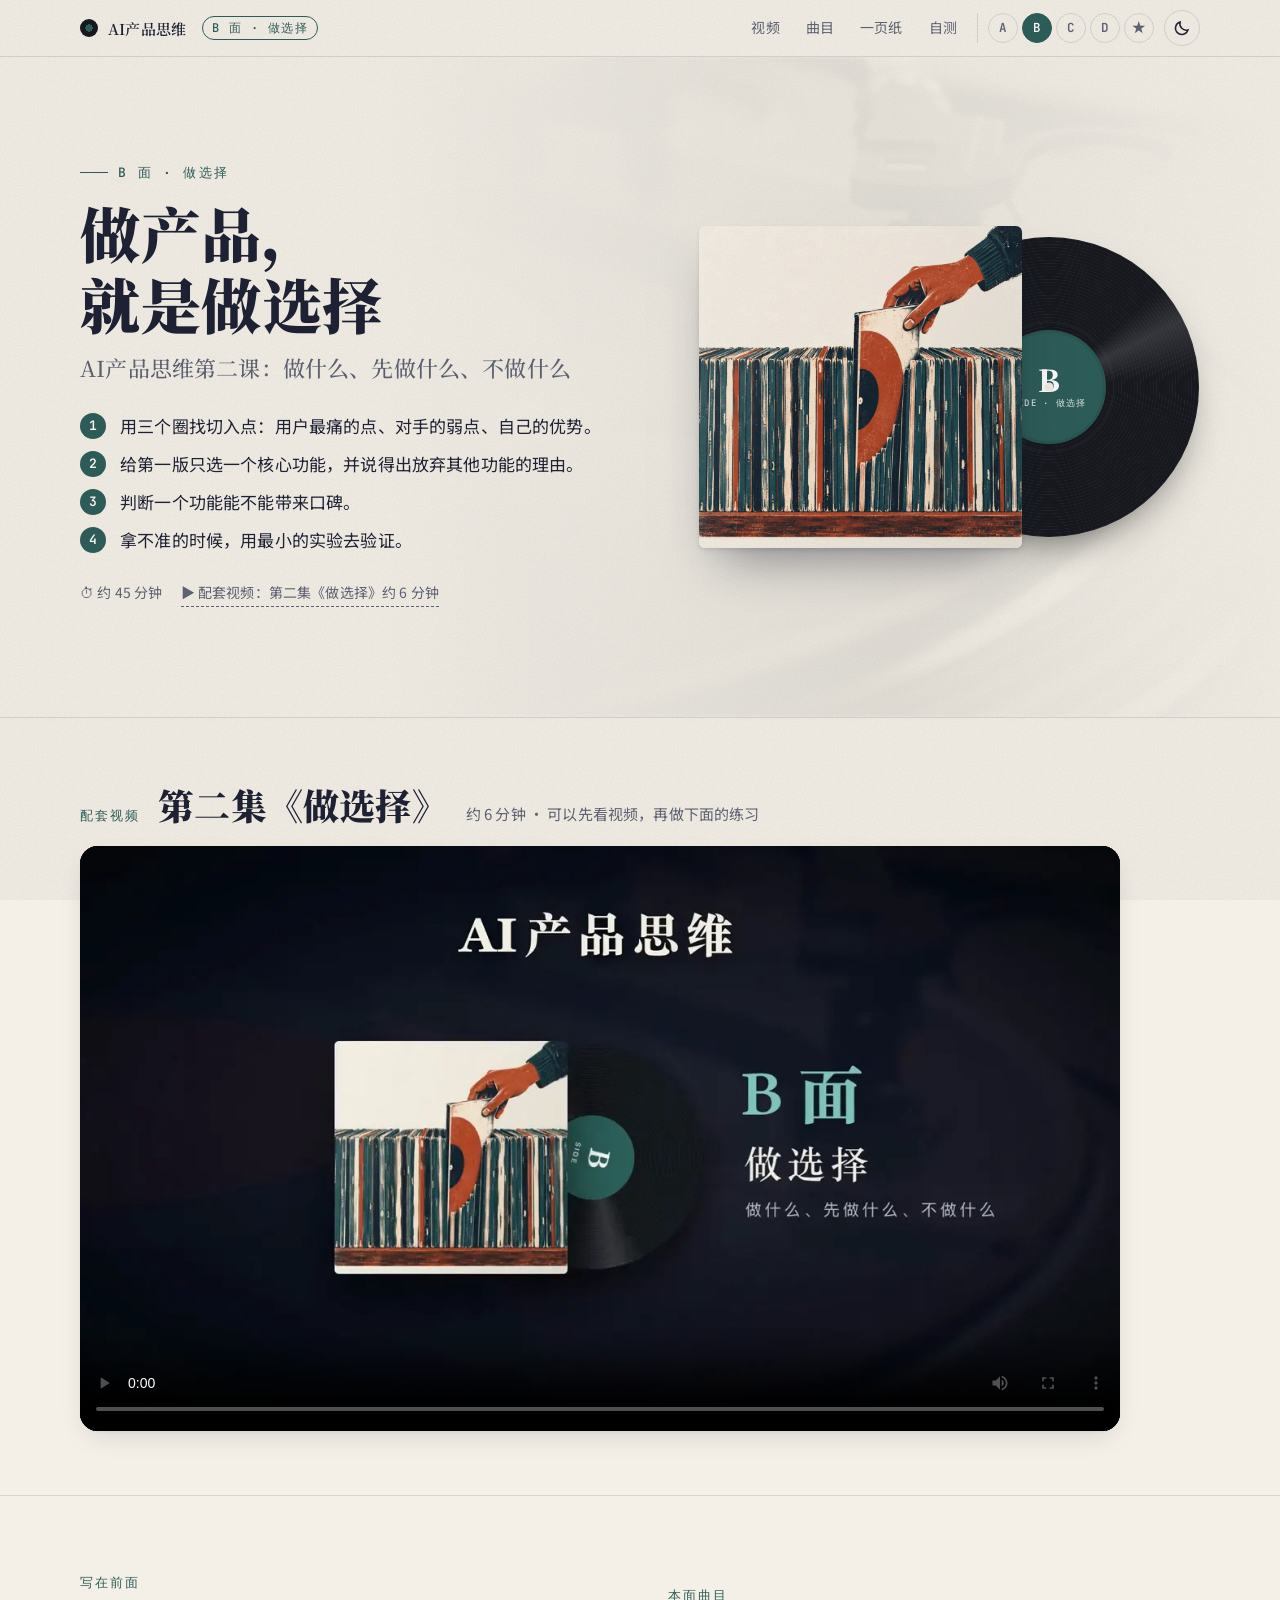
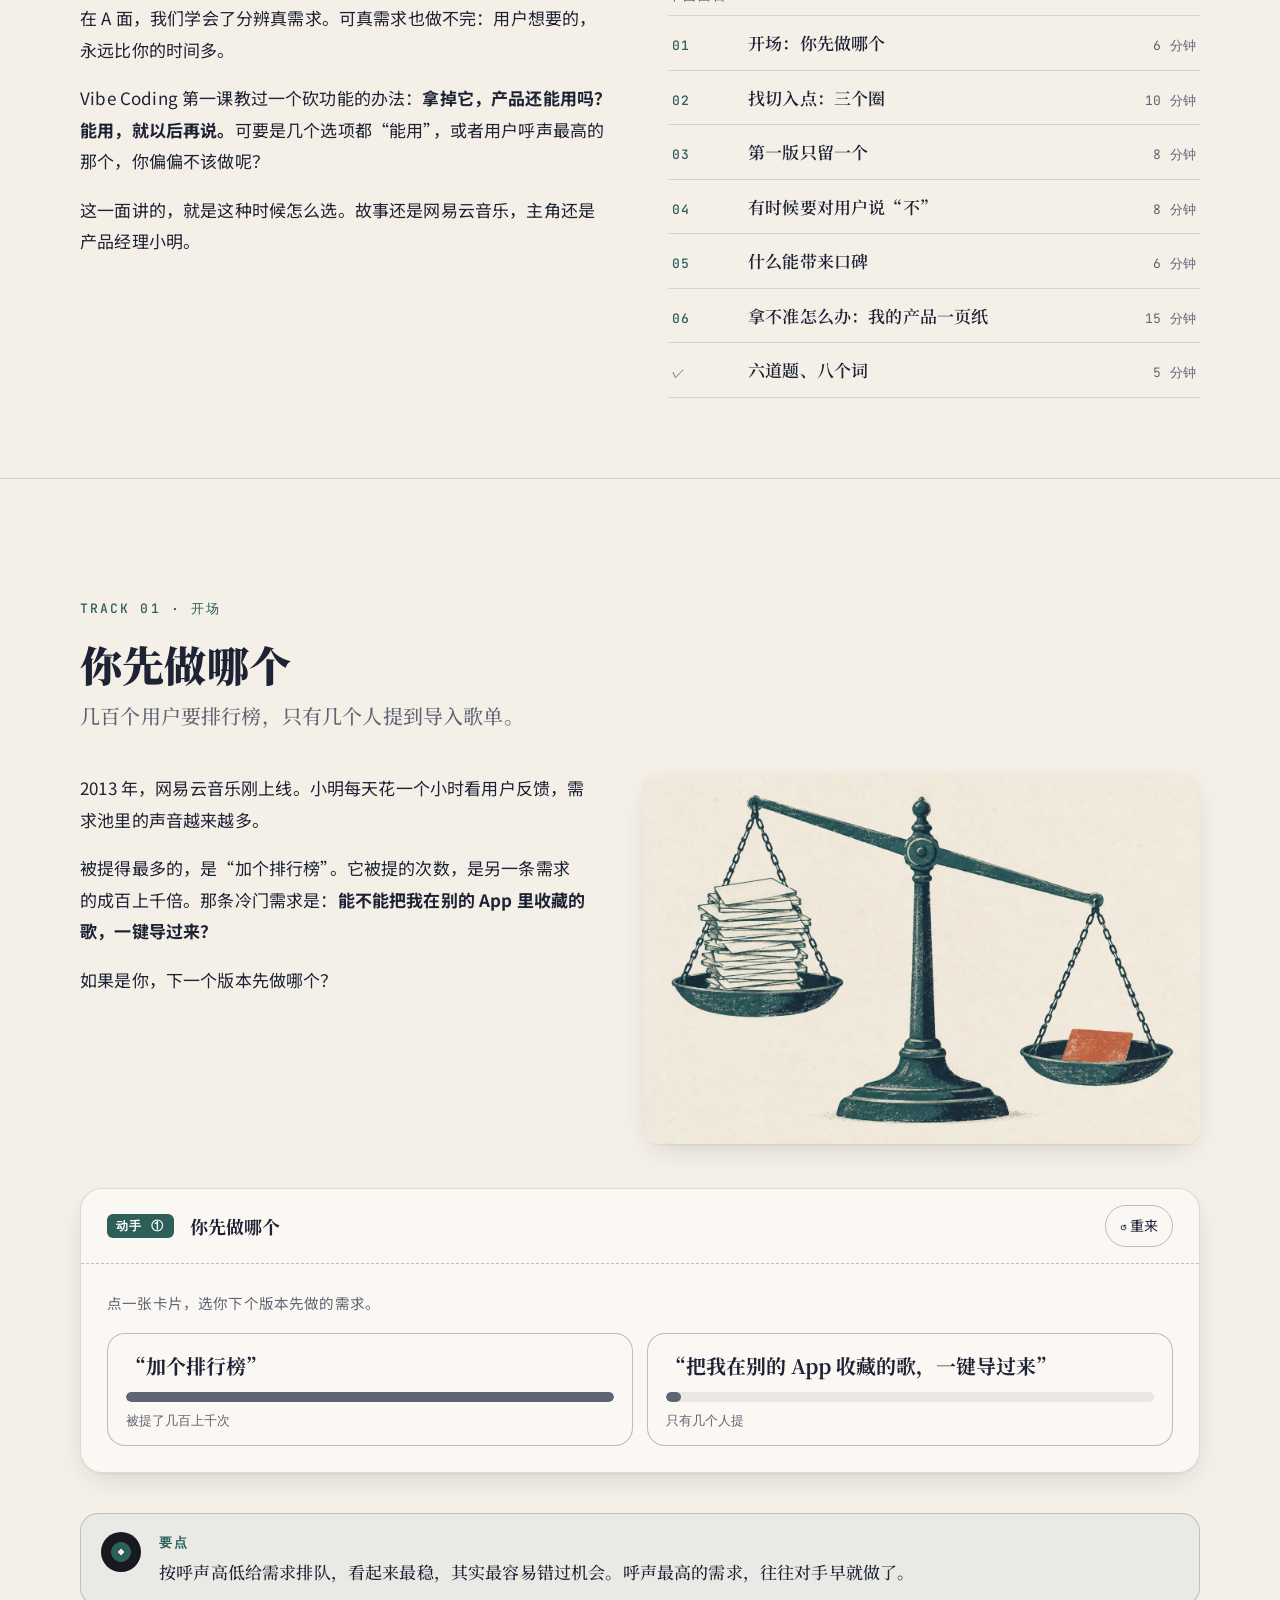
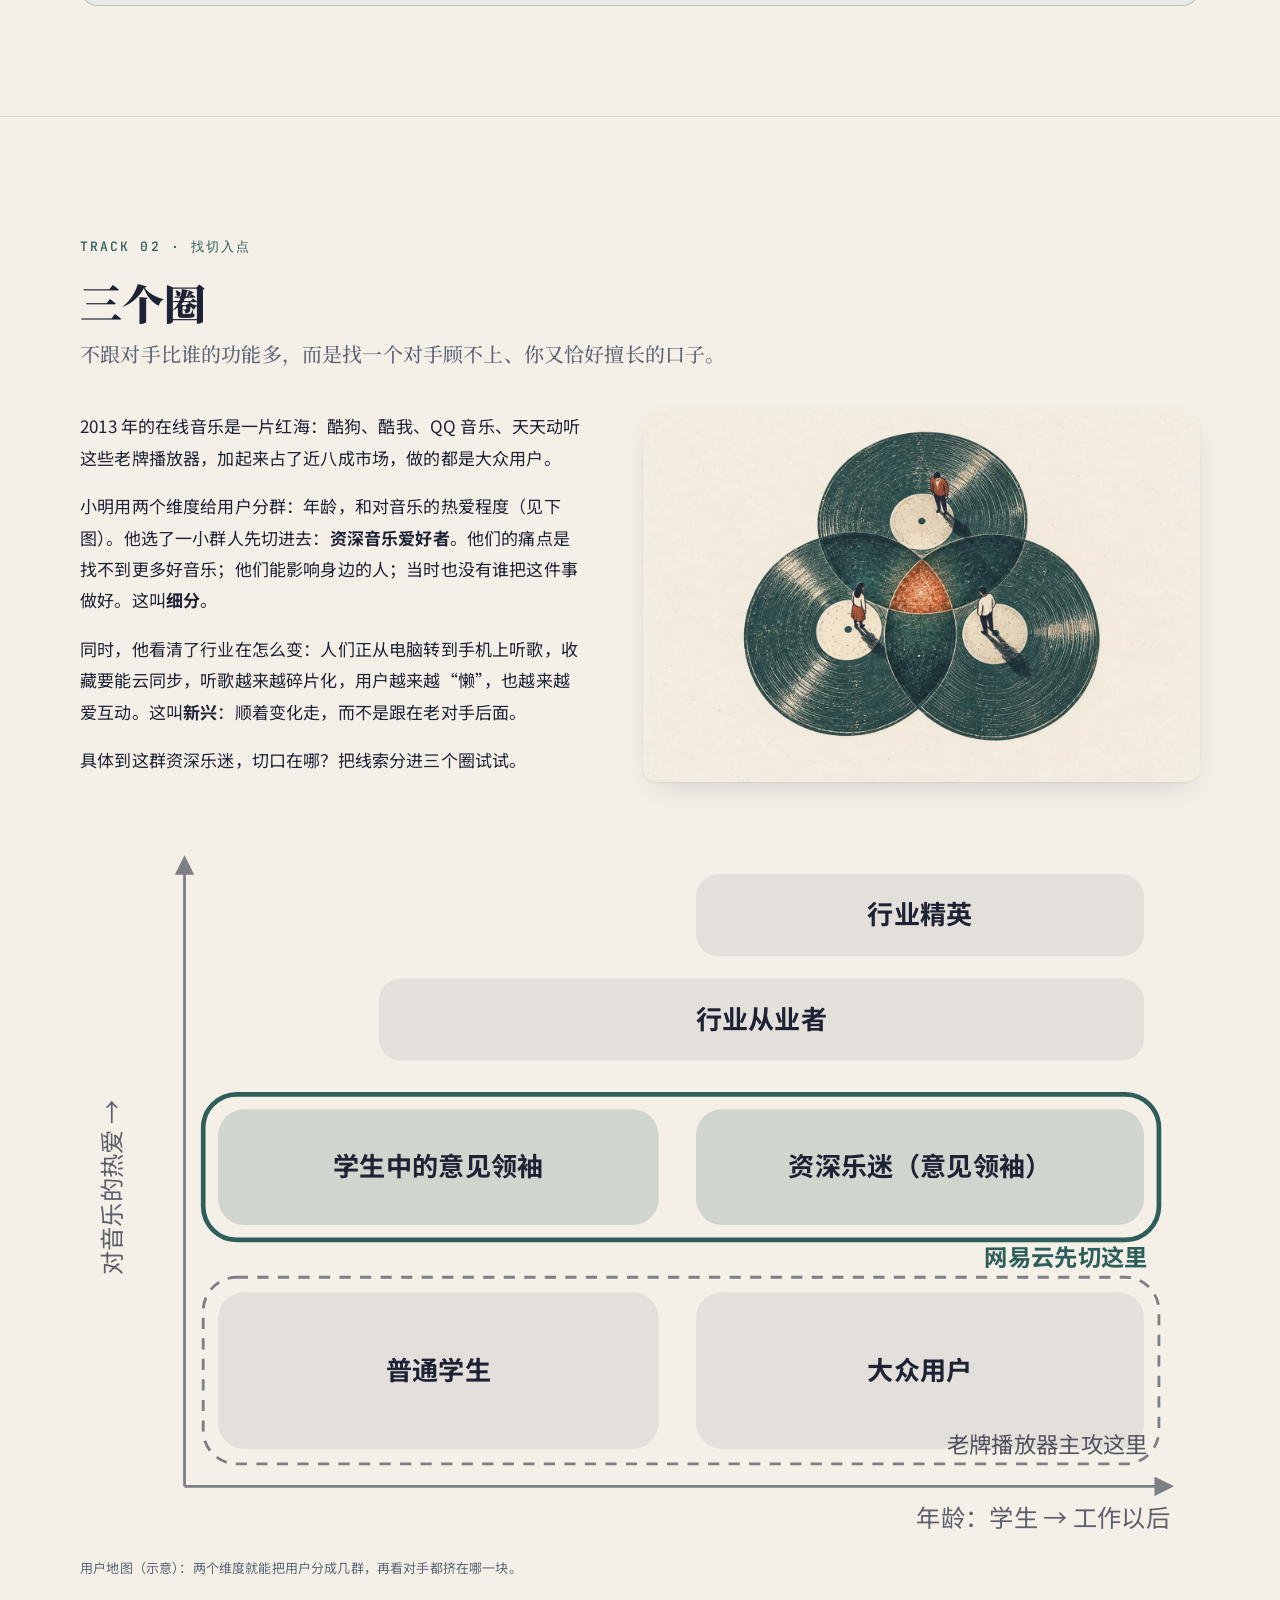
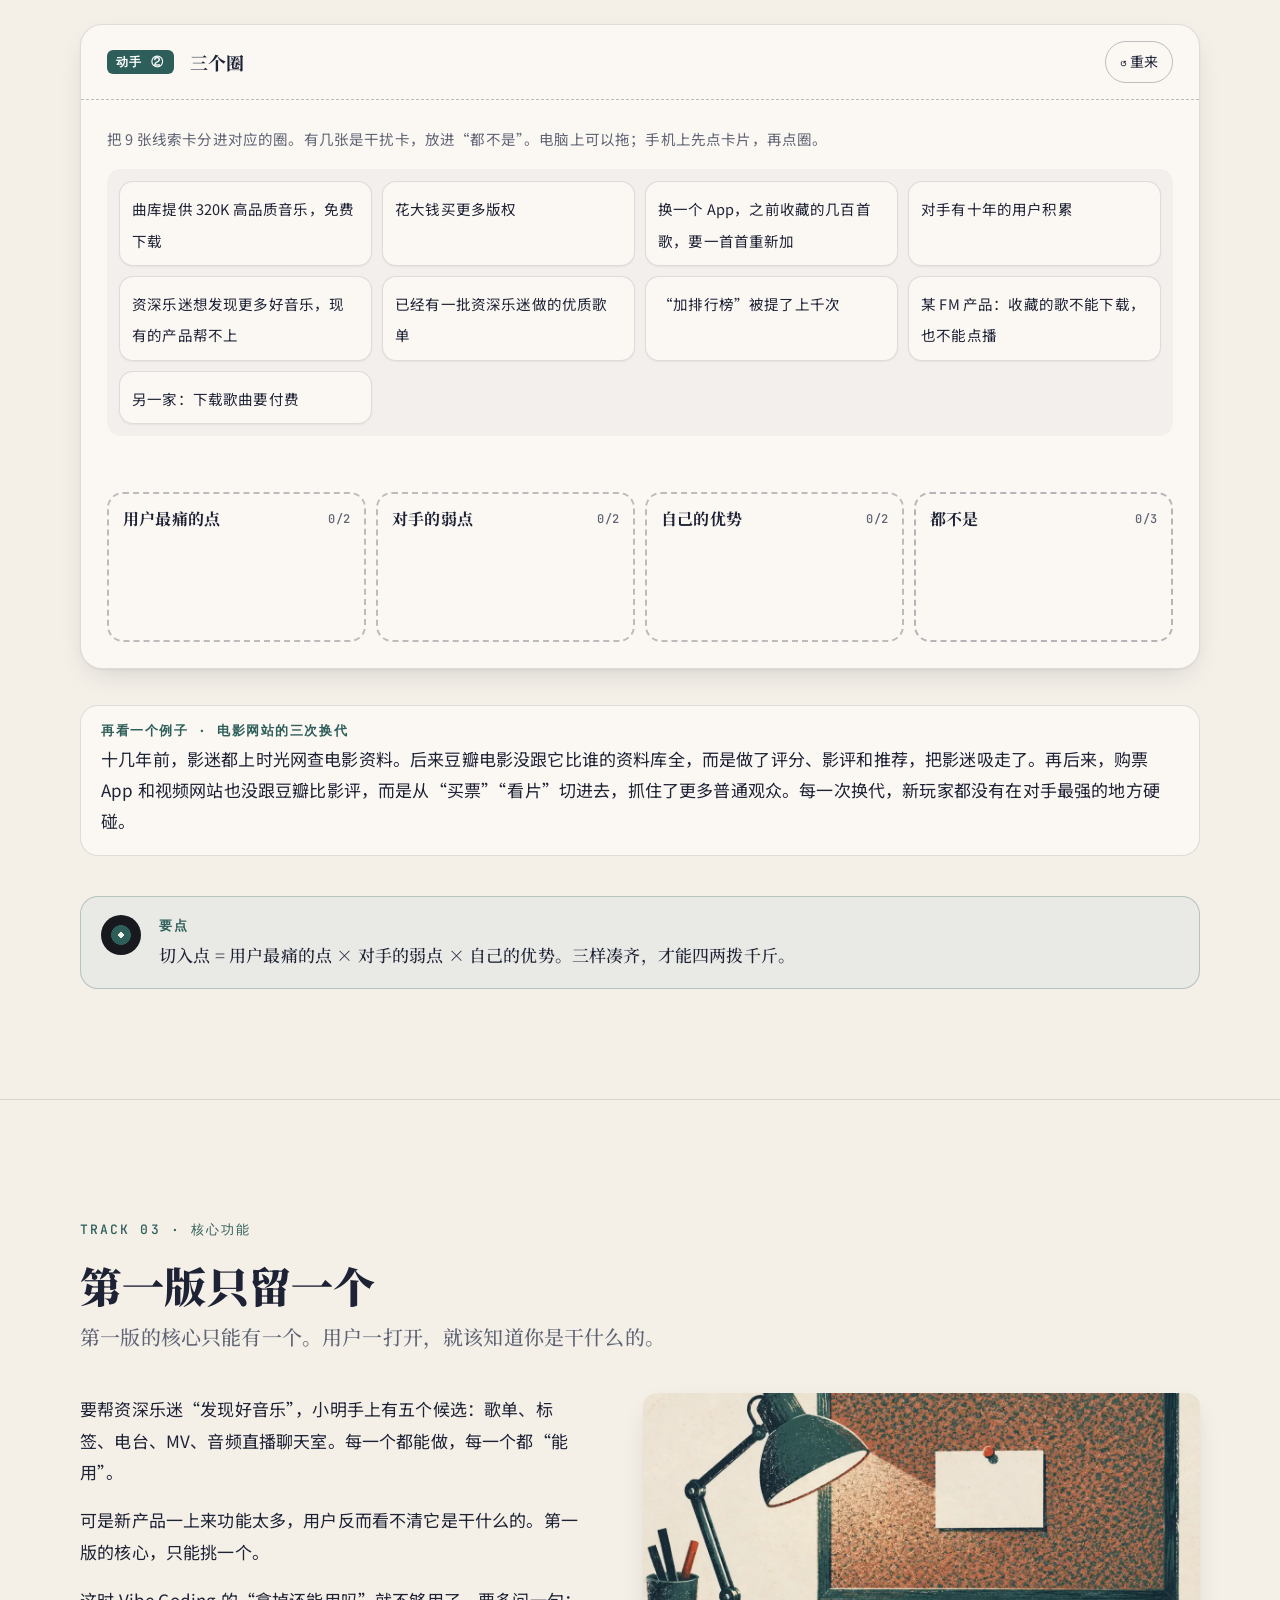
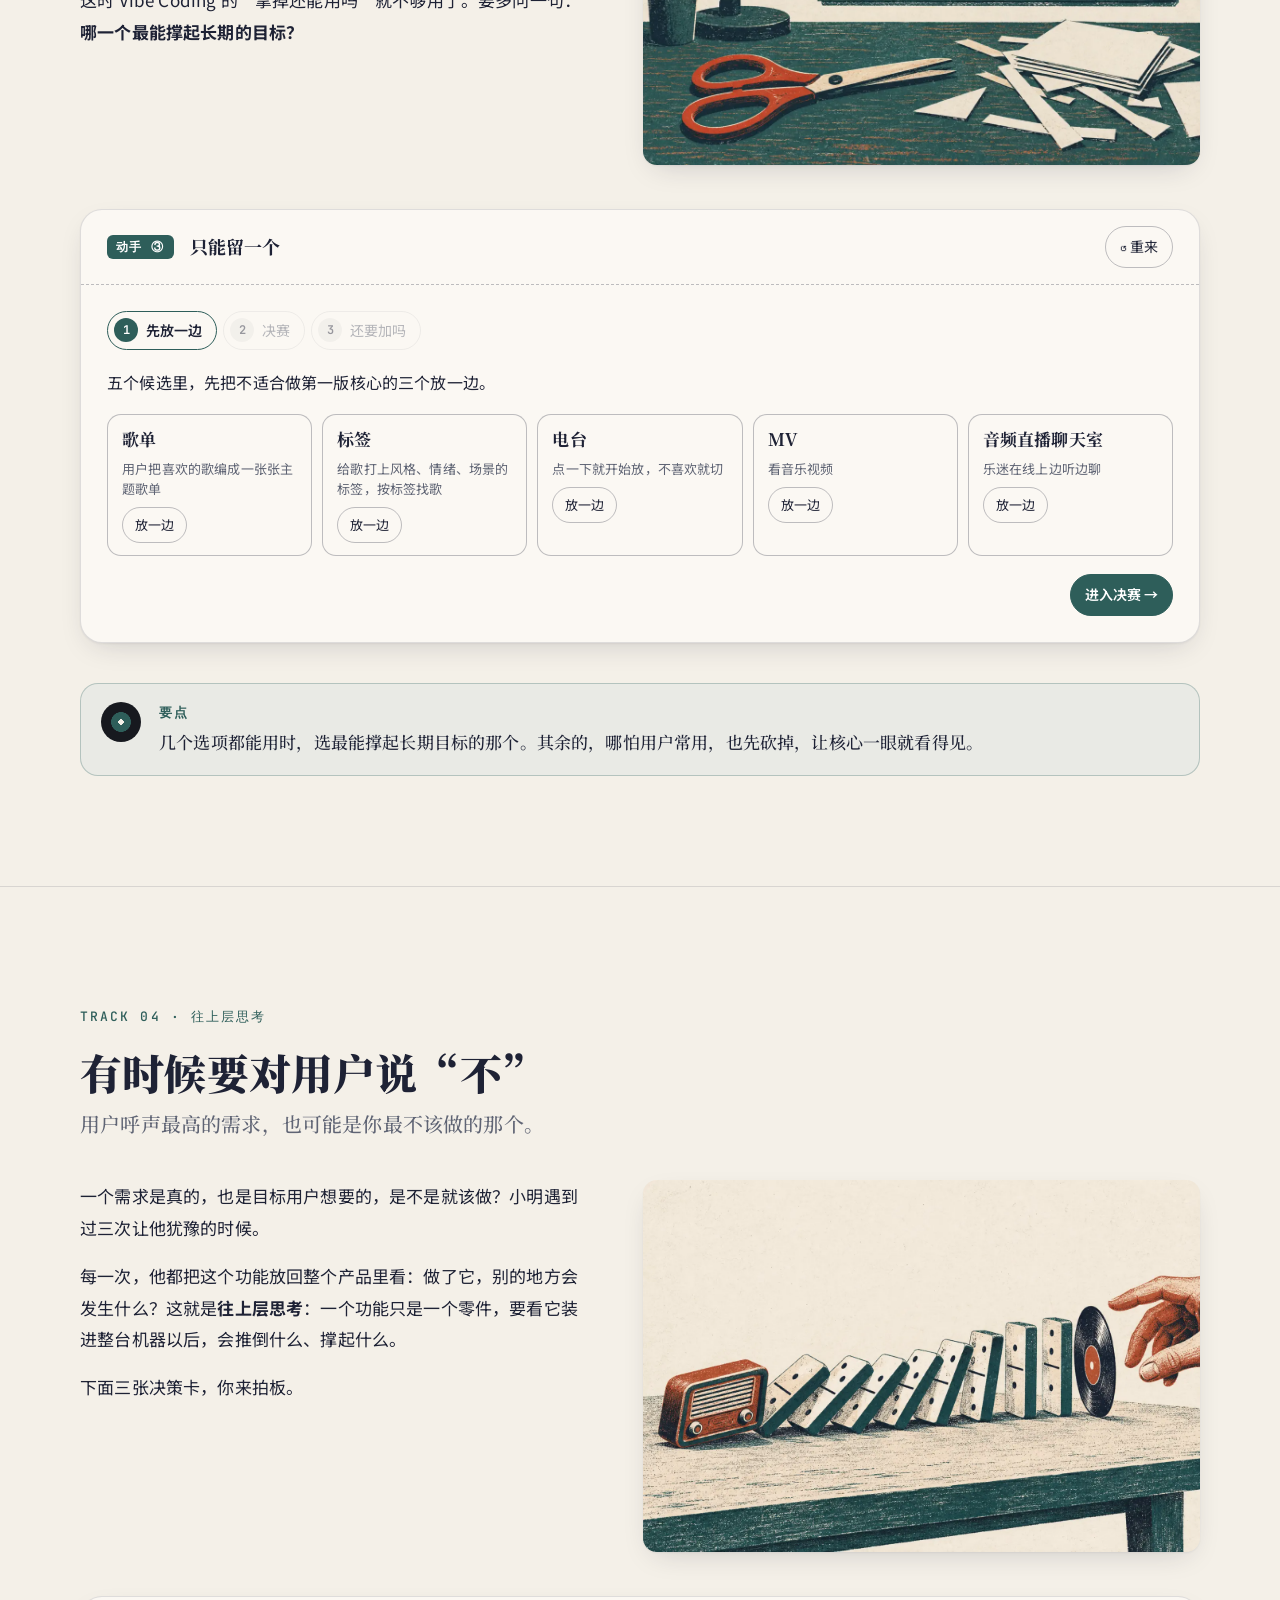
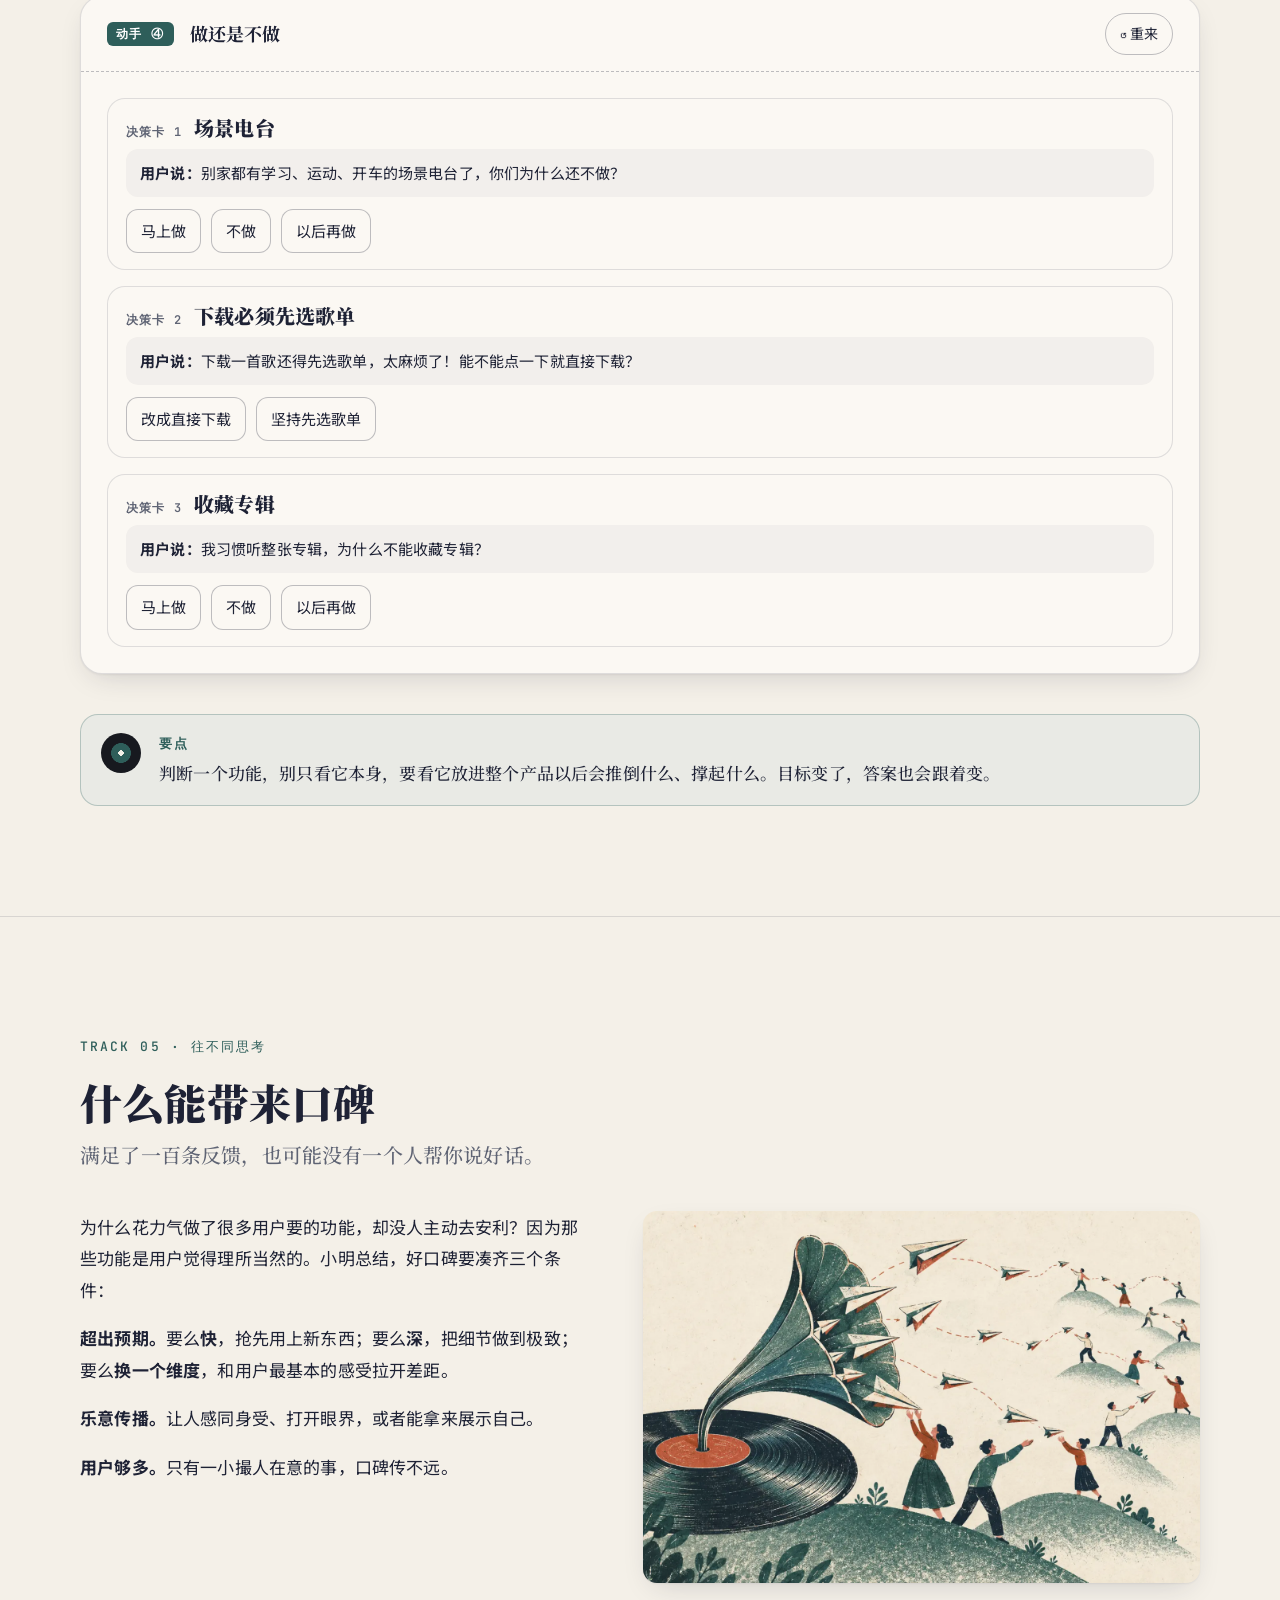
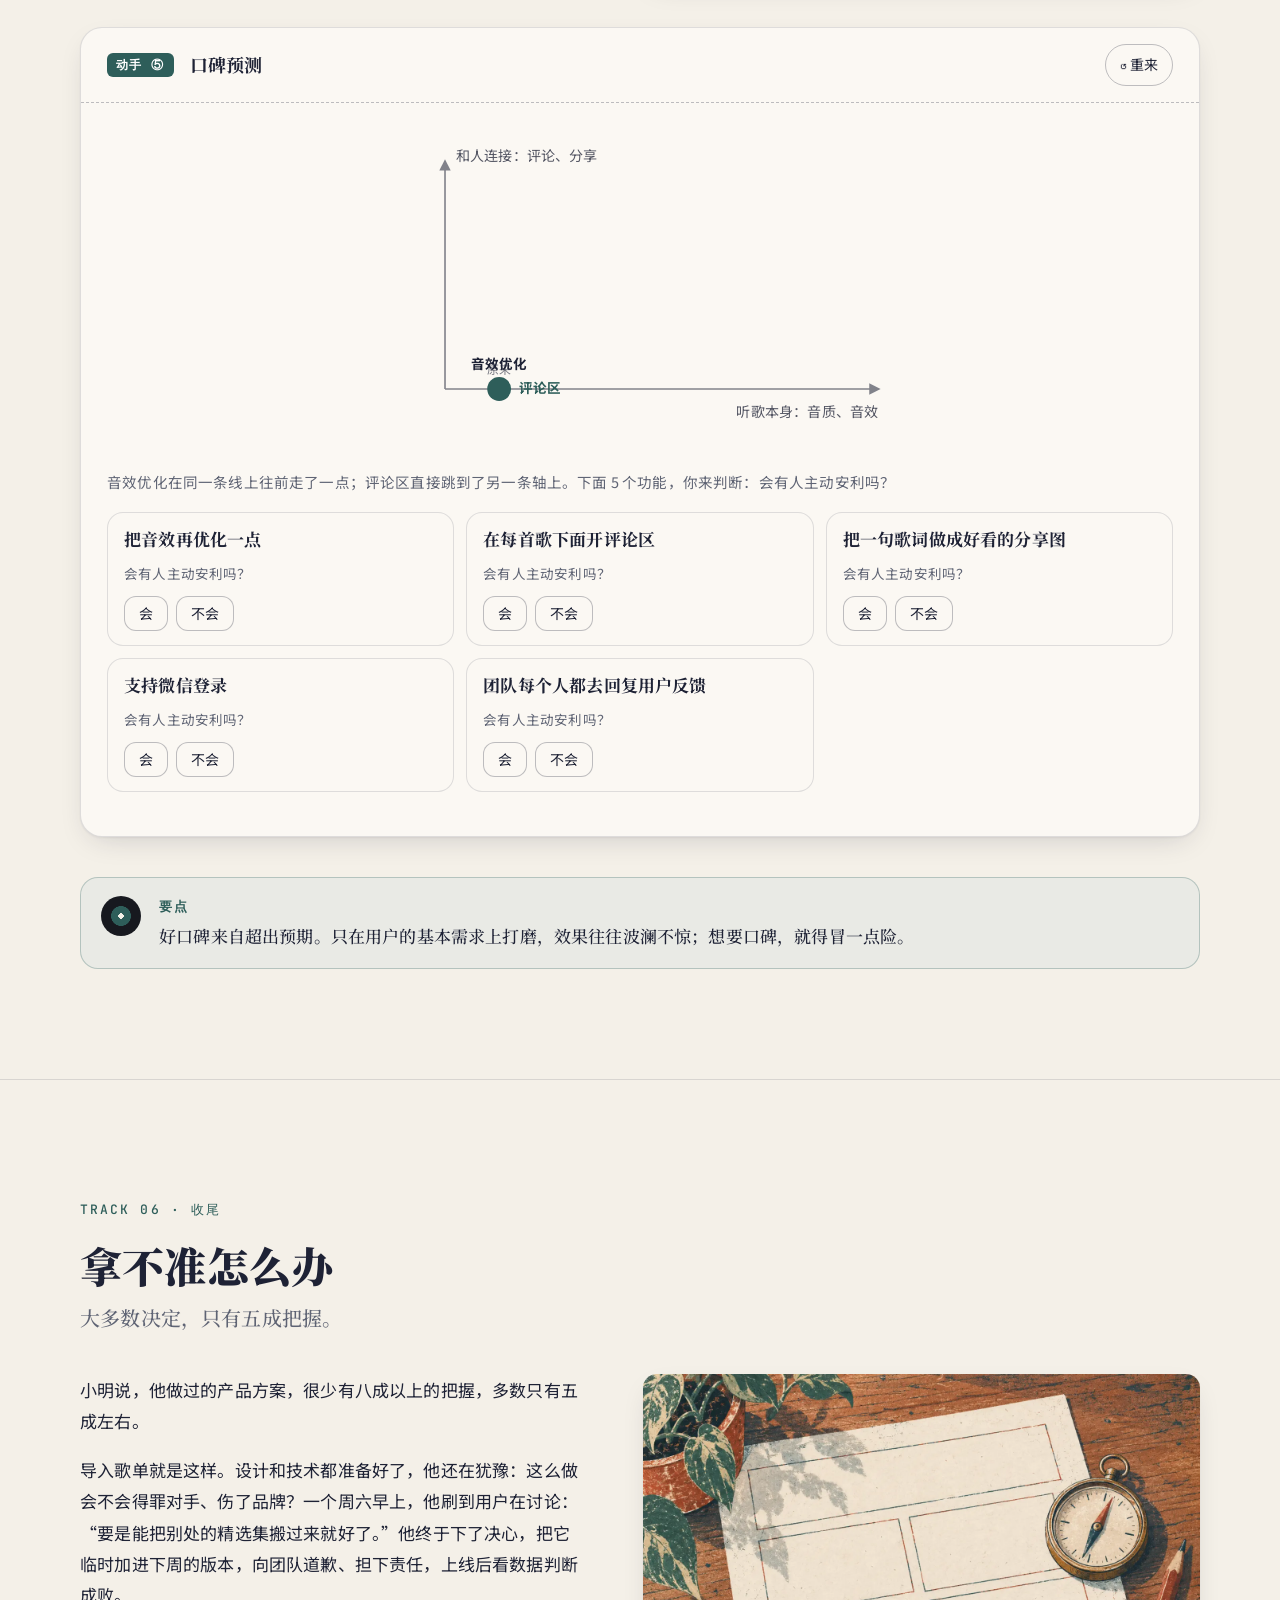
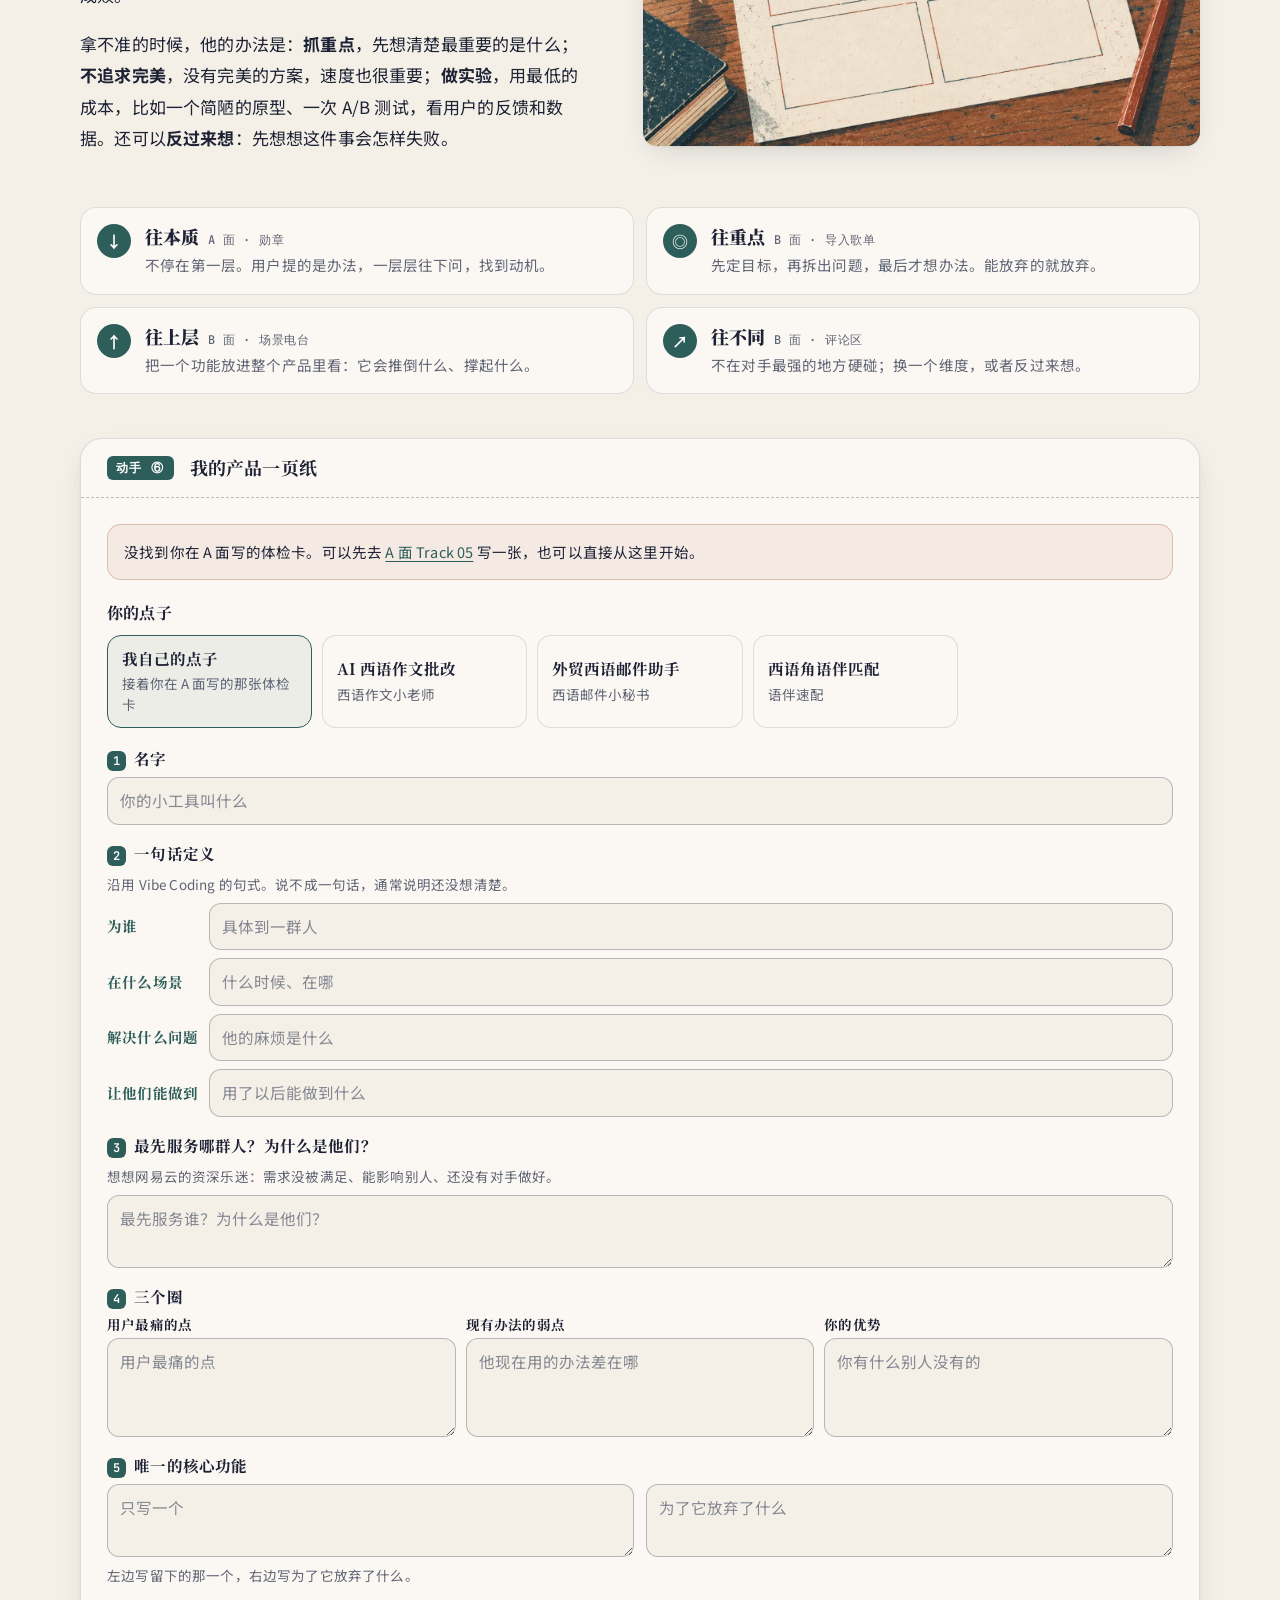
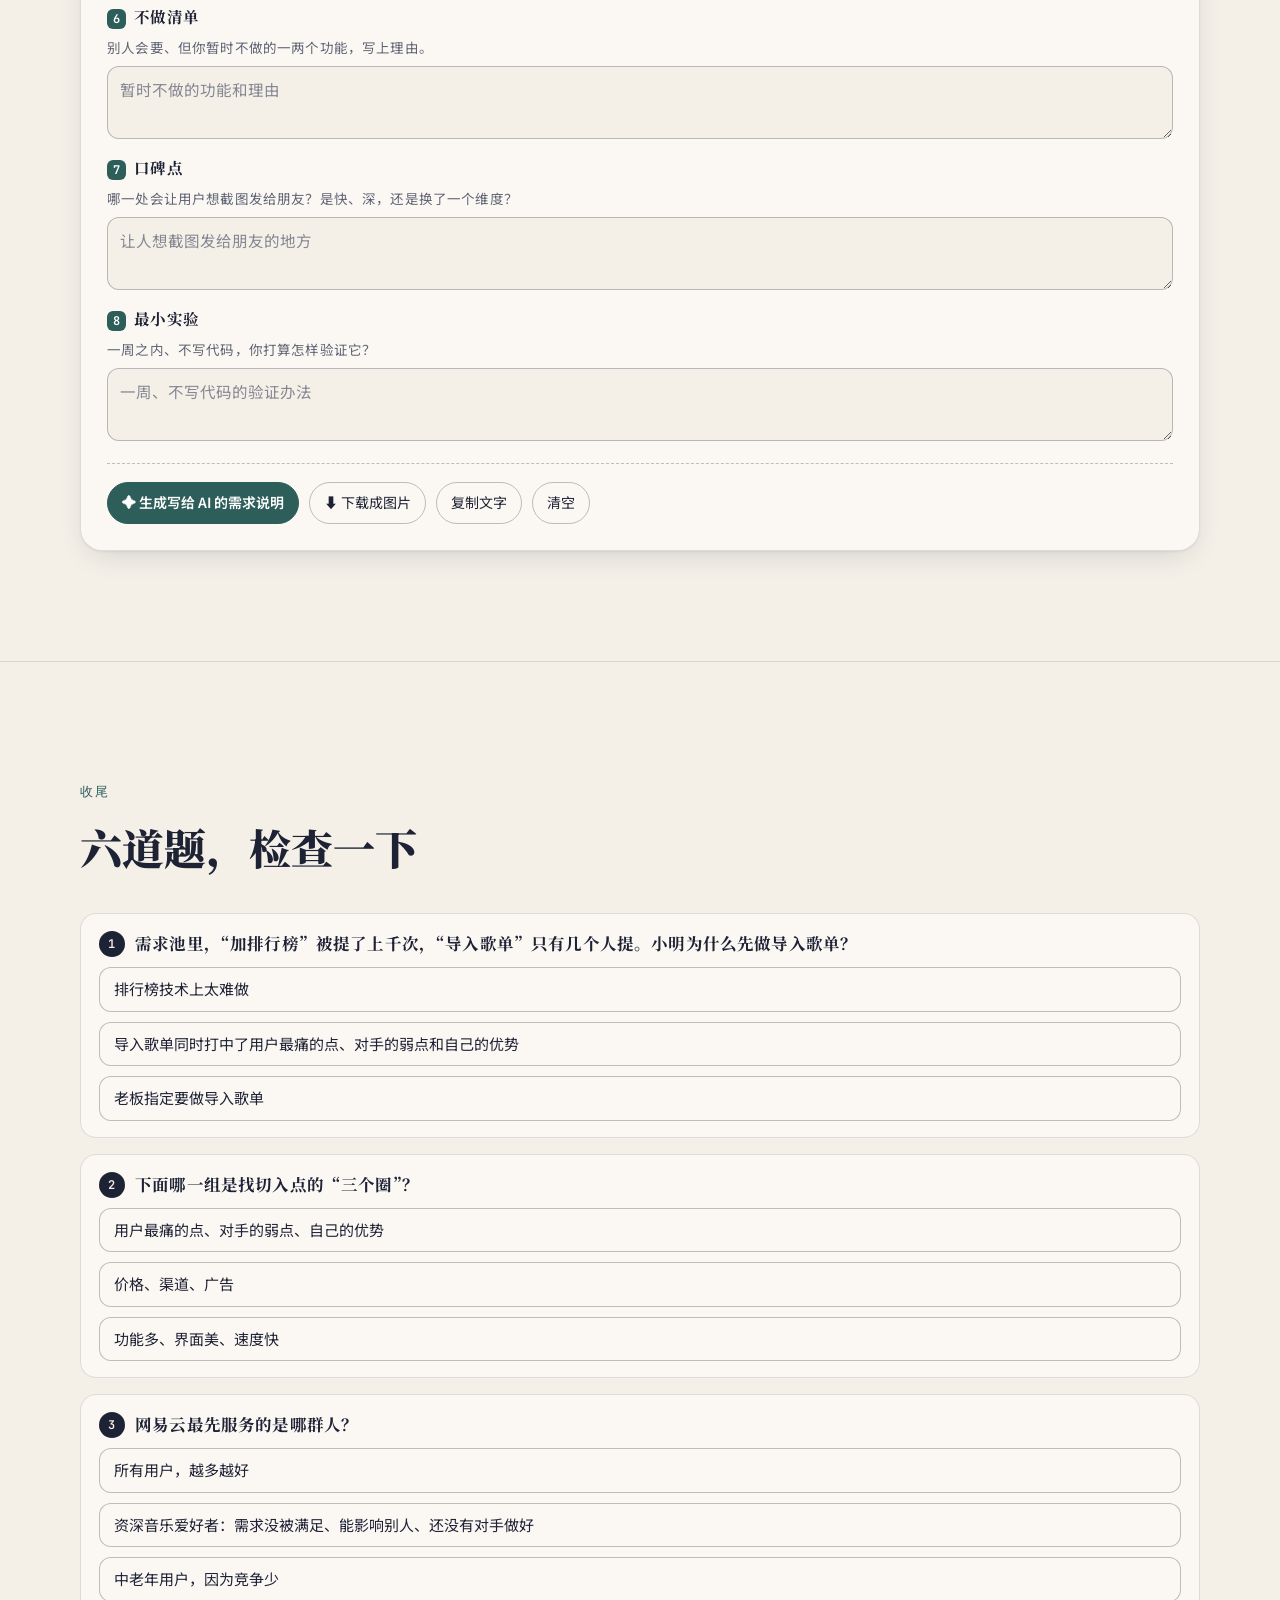
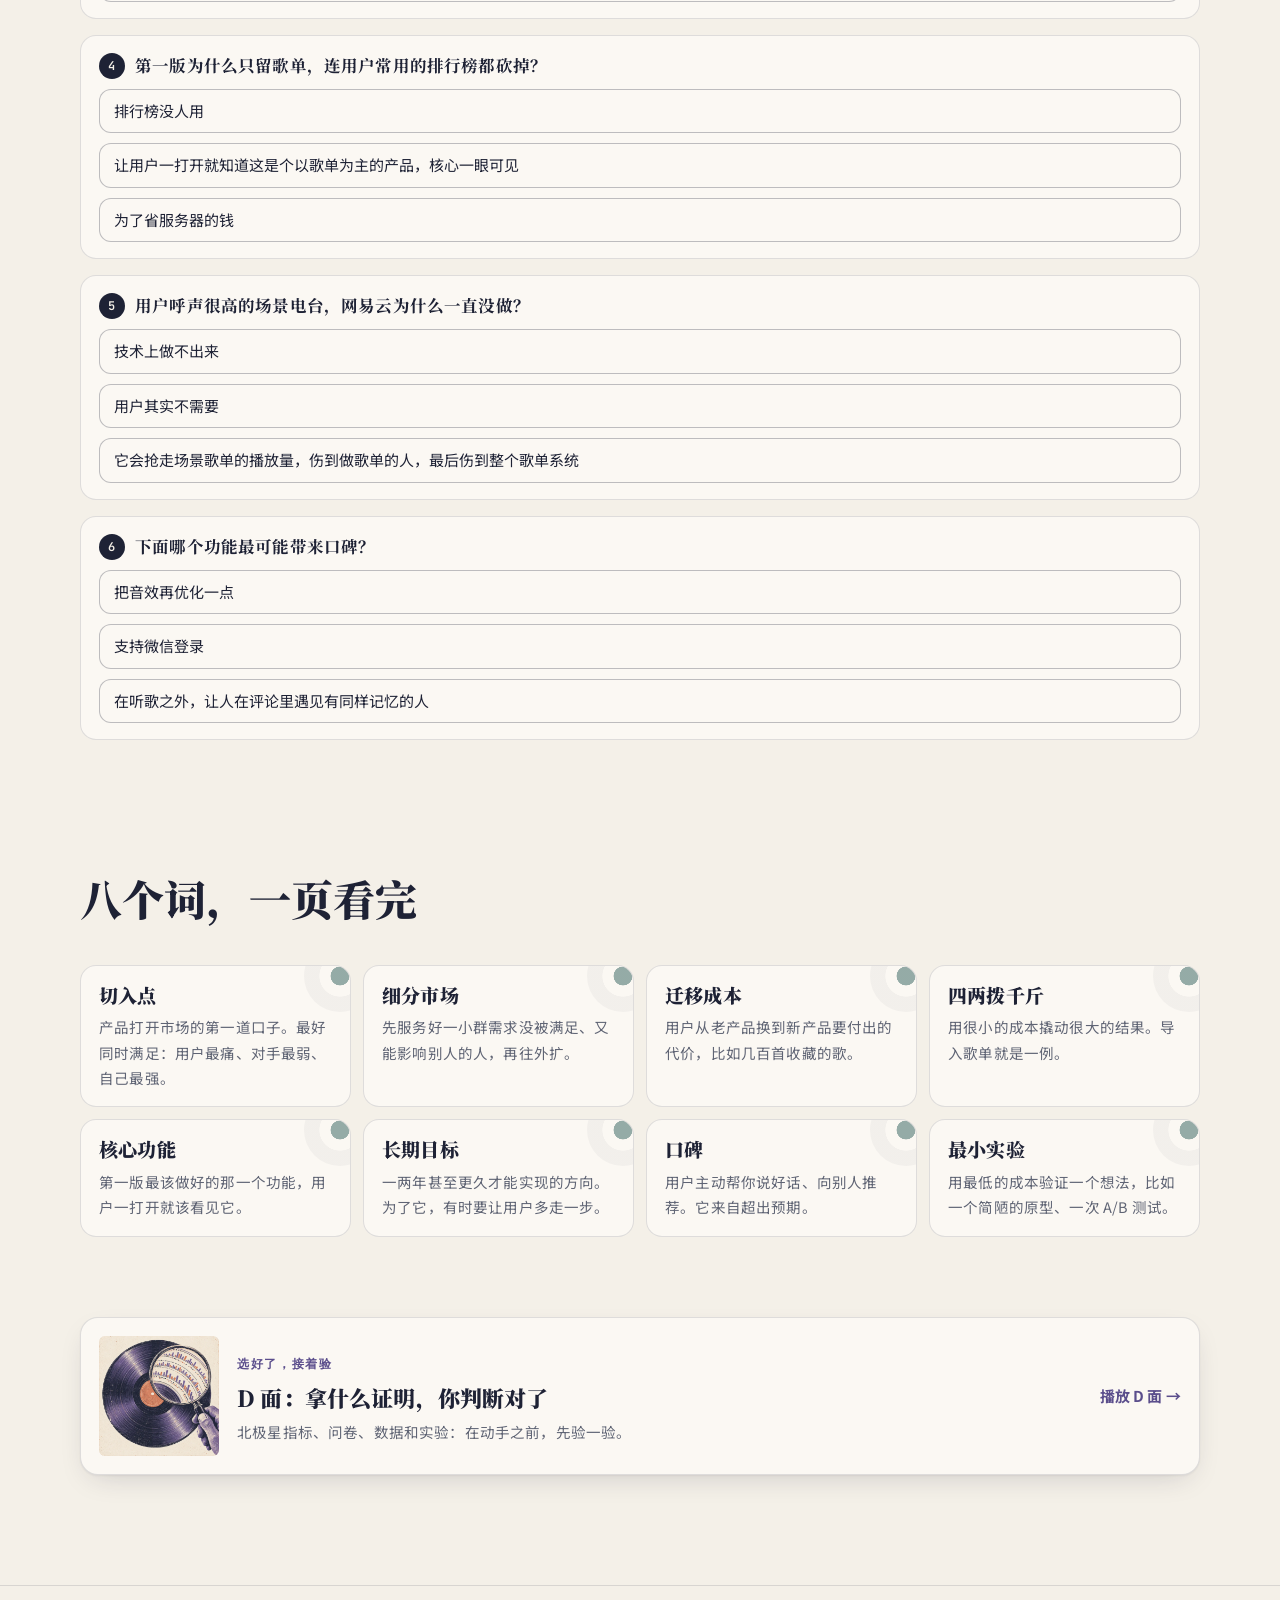
<file: b-side/index.html>
<!doctype html>
<html lang="zh-CN">
<head>
<meta charset="utf-8">
<meta name="viewport" content="width=device-width, initial-scale=1">
<title>做选择 · AI产品思维 B 面</title>
<meta name="description" content="AI产品思维第二课：做产品就是做选择。做什么、先做什么、不做什么。">
<script>
  try { var t = JSON.parse(localStorage.getItem("pt.theme")); if (t === "dark" || t === "light") document.documentElement.dataset.theme = t; } catch (e) {}
</script>
<link rel="preconnect" href="https://fonts.googleapis.com">
<link rel="preconnect" href="https://fonts.gstatic.com" crossorigin>
<link rel="stylesheet" href="https://fonts.googleapis.com/css2?family=JetBrains+Mono:wght@500;600&family=Noto+Sans+SC:wght@400;500;700&family=Noto+Serif+SC:wght@600;700;900&display=swap">
<link rel="stylesheet" href="../assets/course.css">
<link rel="icon" href="data:image/svg+xml,%3Csvg xmlns='http://www.w3.org/2000/svg' viewBox='0 0 32 32'%3E%3Ccircle cx='16' cy='16' r='15' fill='%2317191F'/%3E%3Ccircle cx='16' cy='16' r='6' fill='%232E5E5A'/%3E%3Ccircle cx='16' cy='16' r='1.4' fill='%23F4F0E8'/%3E%3C/svg%3E">
</head>
<body data-side="b">

<header class="topbar">
  <div class="wrap">
    <a class="brand" href="../"><span class="dot" aria-hidden="true"></span>AI产品思维</a>
    <span class="side-tag">B 面 · 做选择</span>
    <nav aria-label="页面导航">
      <a class="hide-sm" href="#video">视频</a>
      <a class="hide-sm" href="#tracks">曲目</a>
      <a class="hide-sm" href="#t06">一页纸</a>
      <a class="hide-sm" href="#check">自测</a>
      <span class="sidenav"><a href="../a-side/" title="A 面 · 看见人" aria-label="A 面 · 看见人">A</a><a href="../b-side/" title="B 面 · 做选择" aria-label="B 面 · 做选择" aria-current="page">B</a><a href="../c-side/" title="C 面 · 收需求" aria-label="C 面 · 收需求">C</a><a href="../d-side/" title="D 面 · 验需求" aria-label="D 面 · 验需求">D</a><a href="../studio/" title="Bonus Track · 录音棚" aria-label="Bonus Track · 录音棚">★</a></span>
      <button class="icon-btn" type="button" data-theme-toggle aria-label="切换深浅色"></button>
    </nav>
  </div>
  <div class="progress" aria-hidden="true"></div>
</header>

<main id="top">

  <section class="hero">
    <div class="hero-bg" aria-hidden="true">
      <video muted loop playsinline preload="none" poster="../assets/loop/vinyl-poster.webp" data-src="../assets/loop/vinyl.mp4"></video>
    </div>
    <div class="wrap">
      <div>
        <p class="eyebrow">B 面 · 做选择</p>
        <h1>做产品，<br>就是做选择</h1>
        <p class="sub">AI产品思维第二课：做什么、先做什么、不做什么</p>
        <ol class="goals" aria-label="学完能做到">
          <li>用三个圈找切入点：用户最痛的点、对手的弱点、自己的优势。</li>
          <li>给第一版只选一个核心功能，并说得出放弃其他功能的理由。</li>
          <li>判断一个功能能不能带来口碑。</li>
          <li>拿不准的时候，用最小的实验去验证。</li>
        </ol>
        <p class="meta">
          <span>⏱ 约 45 分钟</span>
          <span><a href="#video">▶ 配套视频：第二集《做选择》约 6 分钟</a></span>
        </p>
      </div>
      <div class="record" role="img" aria-label="唱片封套：一只手从一排唱片里抽出一张">
        <div class="sleeve"><img src="../assets/img/b-cover.webp" alt="" width="900" height="900"></div>
        <div class="disc" aria-hidden="true">
          <div class="disc-spin"><div class="label"><span><b>B</b><small>SIDE · 做选择</small></span></div></div>
          <div class="hole"></div>
        </div>
      </div>
    </div>
  </section>

  <section class="watch" id="video">
    <div class="wrap">
      <div class="watch-head">
        <p class="track-no">配套视频</p>
        <h2>第二集《做选择》</h2>
        <span class="d">约 6 分钟 · 可以先看视频，再做下面的练习</span>
      </div>
      <div class="player">
        <video controls preload="metadata" playsinline poster="../assets/video/ep2-poster.webp">
          <source src="../assets/video/ep2.mp4" type="video/mp4">
          <track kind="subtitles" srclang="zh-CN" label="中文" src="../assets/video/ep2.vtt">
        </video>
      </div>
    </div>
  </section>

  <section class="track intro" id="tracks">
    <div class="wrap">
      <div class="intro-grid">
        <div class="prose fx">
          <p class="track-no">写在前面</p>
          <p>在 A 面，我们学会了分辨真需求。可真需求也做不完：用户想要的，永远比你的时间多。</p>
          <p>Vibe Coding 第一课教过一个砍功能的办法：<strong>拿掉它，产品还能用吗？能用，就以后再说。</strong>可要是几个选项都“能用”，或者用户呼声最高的那个，你偏偏不该做呢？</p>
          <p>这一面讲的，就是这种时候怎么选。故事还是网易云音乐，主角还是产品经理小明。</p>
        </div>
        <div class="fx">
          <p class="track-no">本面曲目</p>
          <ol class="tracklist">
            <li><a href="#t01"><span class="no">01</span><span class="t">开场：你先做哪个</span><span class="d">6 分钟</span></a></li>
            <li><a href="#t02"><span class="no">02</span><span class="t">找切入点：三个圈</span><span class="d">10 分钟</span></a></li>
            <li><a href="#t03"><span class="no">03</span><span class="t">第一版只留一个</span><span class="d">8 分钟</span></a></li>
            <li><a href="#t04"><span class="no">04</span><span class="t">有时候要对用户说“不”</span><span class="d">8 分钟</span></a></li>
            <li><a href="#t05"><span class="no">05</span><span class="t">什么能带来口碑</span><span class="d">6 分钟</span></a></li>
            <li><a href="#t06"><span class="no">06</span><span class="t">拿不准怎么办：我的产品一页纸</span><span class="d">15 分钟</span></a></li>
            <li><a href="#check"><span class="no">✓</span><span class="t">六道题、八个词</span><span class="d">5 分钟</span></a></li>
          </ol>
        </div>
      </div>
    </div>
  </section>

  <!-- ============ TRACK 01 ============ -->
  <section class="track" id="t01">
    <div class="wrap">
      <header class="track-head fx">
        <p class="track-no">TRACK 01 · 开场</p>
        <h2>你先做哪个</h2>
        <p class="lede">几百个用户要排行榜，只有几个人提到导入歌单。</p>
      </header>

      <div class="story">
        <div class="prose fx">
          <p>2013 年，网易云音乐刚上线。小明每天花一个小时看用户反馈，需求池里的声音越来越多。</p>
          <p>被提得最多的，是“加个排行榜”。它被提的次数，是另一条需求的成百上千倍。那条冷门需求是：<strong>能不能把我在别的 App 里收藏的歌，一键导过来？</strong></p>
          <p>如果是你，下一个版本先做哪个？</p>
        </div>
        <figure class="fx">
          <img src="../assets/img/b-t01.webp" alt="插画：一架天平，一边是一大摞需求卡片，另一边只有一张卡片，却是那一边更重" width="1400" height="933" loading="lazy">
        </figure>
      </div>

      <div class="lab fx" id="lab1">
        <div class="lab-head">
          <span class="lab-tag">动手 ①</span>
          <span class="lab-title">你先做哪个</span>
          <span class="spacer"></span>
          <button class="btn" type="button" id="lab1-reset">↺ 重来</button>
        </div>
        <div class="lab-body">
          <p class="lab-hint">点一张卡片，选你下个版本先做的需求。</p>
          <div class="duel" id="duel">
            <button class="req" type="button" data-v="rank"><span class="rq">“加个排行榜”</span><span class="bar" style="--w:100%"><i></i></span><span class="votes">被提了几百上千次</span></button>
            <button class="req" type="button" data-v="import"><span class="rq">“把我在别的 App 收藏的歌，一键导过来”</span><span class="bar" style="--w:3%"><i></i></span><span class="votes">只有几个人提</span></button>
          </div>
          <div class="reveal" id="reveal1" aria-live="polite">
            <h4 id="reveal1-h"></h4>
            <p>小明和团队先做了导入歌单。上线时没有大张旗鼓地宣传，只在一两百人的种子用户群里发了个消息。消息在乐迷圈子里传开，几十万资深乐迷带着自己的收藏搬了过来。</p>
            <div class="mini-stats">
              <div><b>近百万</b><span>导入歌单带来的活跃用户</span></div>
              <div><b>几千万</b><span>按当时的价格，相当于省下的推广费</span></div>
            </div>
            <p>而排行榜呢？对手们早就有了，再做一个也显不出什么不同。为什么偏偏是导入歌单？下一条 Track 拆开来看。</p>
          </div>
        </div>
      </div>

      <aside class="takeaway fx">
        <div>
          <h3>要点</h3>
          <p>按呼声高低给需求排队，看起来最稳，其实最容易错过机会。呼声最高的需求，往往对手早就做了。</p>
        </div>
      </aside>
    </div>
  </section>

  <!-- ============ TRACK 02 ============ -->
  <section class="track" id="t02">
    <div class="wrap">
      <header class="track-head fx">
        <p class="track-no">TRACK 02 · 找切入点</p>
        <h2>三个圈</h2>
        <p class="lede">不跟对手比谁的功能多，而是找一个对手顾不上、你又恰好擅长的口子。</p>
      </header>

      <div class="story">
        <div class="prose fx">
          <p>2013 年的在线音乐是一片红海：酷狗、酷我、QQ 音乐、天天动听这些老牌播放器，加起来占了近八成市场，做的都是大众用户。</p>
          <p>小明用两个维度给用户分群：年龄，和对音乐的热爱程度（见下图）。他选了一小群人先切进去：<strong>资深音乐爱好者</strong>。他们的痛点是找不到更多好音乐；他们能影响身边的人；当时也没有谁把这件事做好。这叫<strong>细分</strong>。</p>
          <p>同时，他看清了行业在怎么变：人们正从电脑转到手机上听歌，收藏要能云同步，听歌越来越碎片化，用户越来越“懒”，也越来越爱互动。这叫<strong>新兴</strong>：顺着变化走，而不是跟在老对手后面。</p>
          <p>具体到这群资深乐迷，切口在哪？把线索分进三个圈试试。</p>
        </div>
        <figure class="fx">
          <img src="../assets/img/b-t02.webp" alt="插画：三张唱片像三个圆一样叠在一起，交集处发着光，几个小人站在唱片上望向中间" width="1400" height="933" loading="lazy">
        </figure>
      </div>

      <figure class="map fx" style="margin-top:clamp(24px,4vw,40px)">
        <svg viewBox="0 0 600 380" role="img" aria-label="用户地图：横轴是年龄，从学生到工作以后；纵轴是对音乐的热爱程度。老牌播放器主攻下面的普通学生和大众用户；网易云先切中间的两群意见领袖。">
          <defs><marker id="ah" viewBox="0 0 10 10" refX="8" refY="5" markerWidth="7" markerHeight="7" orient="auto"><path d="M0 0 L10 5 L0 10z" fill="currentColor"/></marker></defs>
          <g fill="none" stroke="currentColor" stroke-width="1.5" opacity=".55">
            <line x1="56" y1="350" x2="584" y2="350" marker-end="url(#ah)"/>
            <line x1="56" y1="350" x2="56" y2="14" marker-end="url(#ah)"/>
          </g>
          <text x="584" y="372" text-anchor="end" font-size="13" fill="currentColor" opacity=".7">年龄：学生 → 工作以后</text>
          <text x="22" y="190" font-size="13" fill="currentColor" opacity=".7" transform="rotate(-90 22 190)" text-anchor="middle">对音乐的热爱 →</text>
          <g font-size="14" font-weight="700" fill="currentColor">
            <rect x="330" y="22" width="240" height="44" rx="12" fill="currentColor" opacity=".08"/><text x="450" y="49" text-anchor="middle">行业精英</text>
            <rect x="160" y="78" width="410" height="44" rx="12" fill="currentColor" opacity=".08"/><text x="365" y="105" text-anchor="middle">行业从业者</text>
            <rect x="74" y="148" width="236" height="62" rx="14" fill="var(--accent)" opacity=".18"/><text x="192" y="184" text-anchor="middle">学生中的意见领袖</text>
            <rect x="330" y="148" width="240" height="62" rx="14" fill="var(--accent)" opacity=".18"/><text x="450" y="184" text-anchor="middle">资深乐迷（意见领袖）</text>
            <rect x="74" y="246" width="236" height="84" rx="14" fill="currentColor" opacity=".08"/><text x="192" y="293" text-anchor="middle">普通学生</text>
            <rect x="330" y="246" width="240" height="84" rx="14" fill="currentColor" opacity=".08"/><text x="450" y="293" text-anchor="middle">大众用户</text>
          </g>
          <rect x="66" y="238" width="512" height="100" rx="18" fill="none" stroke="currentColor" stroke-width="1.5" stroke-dasharray="6 5" opacity=".55"/>
          <text x="572" y="332" text-anchor="end" font-size="12" fill="currentColor" opacity=".75">老牌播放器主攻这里</text>
          <rect x="66" y="140" width="512" height="78" rx="18" fill="none" stroke="var(--accent)" stroke-width="2.5"/>
          <text x="572" y="232" text-anchor="end" font-size="12.5" font-weight="700" fill="var(--accent)">网易云先切这里</text>
        </svg>
        <figcaption>用户地图（示意）：两个维度就能把用户分成几群，再看对手都挤在哪一块。</figcaption>
      </figure>

      <div class="lab fx" id="lab2">
        <div class="lab-head">
          <span class="lab-tag">动手 ②</span>
          <span class="lab-title">三个圈</span>
          <span class="spacer"></span>
          <button class="btn" type="button" id="lab2-reset">↺ 重来</button>
        </div>
        <div class="lab-body">
          <p class="lab-hint">把 9 张线索卡分进对应的圈。有几张是干扰卡，放进“都不是”。电脑上可以拖；手机上先点卡片，再点圈。</p>
          <div id="sorter2"></div>
          <div class="reveal" id="reveal2" aria-live="polite">
            <h4>三个圈的交集：导入歌单 + 免费下载</h4>
            <div class="venn" id="venn">
              <svg viewBox="0 0 480 400" role="img" aria-label="三个圆：用户最痛的点、对手的弱点、自己的优势，交集是导入歌单加免费下载">
                <circle cx="180" cy="150" r="118" fill="var(--red)" opacity=".22"/>
                <circle cx="300" cy="150" r="118" fill="#1E2235" opacity=".16"/>
                <circle cx="240" cy="252" r="118" fill="var(--teal)" opacity=".26"/>
                <g font-size="15" font-weight="700" fill="currentColor" text-anchor="middle">
                  <text x="128" y="96">用户最痛的点</text><text x="128" y="118" font-size="12" font-weight="400" opacity=".8">换 App 要重收几百首歌</text>
                  <text x="352" y="96">对手的弱点</text><text x="352" y="118" font-size="12" font-weight="400" opacity=".8">歌不能下 / 下载要付费</text>
                  <text x="240" y="336">自己的优势</text><text x="240" y="358" font-size="12" font-weight="400" opacity=".8">高品质音乐免费下载</text>
                </g>
                <g class="core-glow">
                  <circle cx="240" cy="186" r="40" fill="var(--accent)"/>
                  <text x="240" y="182" text-anchor="middle" font-size="13" font-weight="700" fill="#fff">导入歌单</text>
                  <text x="240" y="200" text-anchor="middle" font-size="12" fill="#fff">+ 免费下载</text>
                </g>
              </svg>
            </div>
            <p>一键把别处收藏的歌单搬过来，搬过来就能免费下载高品质音乐。越是收藏多的人，越可能是乐迷圈子里的意见领袖，他们一搬，身边的人就跟着来了。</p>
            <h4 style="margin-top:16px">再想一步：还有没有迁移成本更低的人？</h4>
            <button class="btn" type="button" id="road2">想好了，看答案</button>
            <p id="road2-a" hidden style="margin-top:10px">有：<strong>还没攒下收藏的年轻人</strong>。中学生、大学生的音乐口味正在形成，还没被老产品“教育”出习惯。陪着网易云长大的这批人，养成的新习惯很难再被别人改掉。</p>
          </div>
        </div>
      </div>

      <div class="aside-box fx">
        <h4>再看一个例子 · 电影网站的三次换代</h4>
        <p>十几年前，影迷都上时光网查电影资料。后来豆瓣电影没跟它比谁的资料库全，而是做了评分、影评和推荐，把影迷吸走了。再后来，购票 App 和视频网站也没跟豆瓣比影评，而是从“买票”“看片”切进去，抓住了更多普通观众。每一次换代，新玩家都没有在对手最强的地方硬碰。</p>
      </div>

      <aside class="takeaway fx">
        <div>
          <h3>要点</h3>
          <p>切入点 = 用户最痛的点 × 对手的弱点 × 自己的优势。三样凑齐，才能四两拨千斤。</p>
        </div>
      </aside>
    </div>
  </section>

  <!-- ============ TRACK 03 ============ -->
  <section class="track" id="t03">
    <div class="wrap">
      <header class="track-head fx">
        <p class="track-no">TRACK 03 · 核心功能</p>
        <h2>第一版只留一个</h2>
        <p class="lede">第一版的核心只能有一个。用户一打开，就该知道你是干什么的。</p>
      </header>

      <div class="story">
        <div class="prose fx">
          <p>要帮资深乐迷“发现好音乐”，小明手上有五个候选：歌单、标签、电台、MV、音频直播聊天室。每一个都能做，每一个都“能用”。</p>
          <p>可是新产品一上来功能太多，用户反而看不清它是干什么的。第一版的核心，只能挑一个。</p>
          <p>这时 Vibe Coding 的“拿掉还能用吗”就不够用了。要多问一句：<strong>哪一个最能撑起长期的目标？</strong></p>
        </div>
        <figure class="fx">
          <img src="../assets/img/b-t03.webp" alt="插画：桌上一把剪刀和一堆剪下来的卡片，上方的软木板上只钉着一张卡片" width="1400" height="933" loading="lazy">
        </figure>
      </div>

      <div class="lab fx" id="lab3">
        <div class="lab-head">
          <span class="lab-tag">动手 ③</span>
          <span class="lab-title">只能留一个</span>
          <span class="spacer"></span>
          <button class="btn" type="button" id="lab3-reset">↺ 重来</button>
        </div>
        <div class="lab-body">
          <div class="steps" role="tablist" aria-label="三轮" id="cut-steps">
            <button role="tab" aria-controls="cut-p1" type="button"><span class="n">1</span>先放一边</button>
            <button role="tab" aria-controls="cut-p2" type="button" disabled><span class="n">2</span>决赛</button>
            <button role="tab" aria-controls="cut-p3" type="button" disabled><span class="n">3</span>还要加吗</button>
          </div>
          <div class="panel" id="cut-p1" role="tabpanel">
            <p class="lab-hint" style="color:var(--ink);font-size:16px">五个候选里，先把不适合做第一版核心的三个放一边。</p>
            <div class="cands" id="cands"></div>
            <div class="panel-foot"><button class="btn primary" type="button" id="cut-next1" disabled>进入决赛 →</button></div>
          </div>
          <div class="panel" id="cut-p2" role="tabpanel" hidden>
            <p class="lab-hint" style="color:var(--ink);font-size:16px">剩下歌单和标签。看看各自的利弊，你选哪个做核心？</p>
            <div class="vs">
              <div class="opt" data-v="list">
                <h5>歌单</h5>
                <ul>
                  <li>用户能围绕歌单互动、关注彼此，慢慢形成社区</li>
                  <li>本来就是“一串歌连着听”，大众上手没门槛</li>
                  <li class="con">会有重复的歌单，结构也不如标签灵活</li>
                </ul>
                <button class="btn" type="button">选歌单</button>
              </div>
              <div class="mid">VS</div>
              <div class="opt" data-v="tag">
                <h5>标签</h5>
                <ul>
                  <li>网状结构，可以交叉探索，很灵活</li>
                  <li>能当轴心，把整个产品串起来</li>
                  <li class="con">用户自己创作得少，用户之间的互动也会变弱</li>
                </ul>
                <button class="btn" type="button">选标签</button>
              </div>
            </div>
            <div class="reveal" id="cut-why2" aria-live="polite">
              <h4 id="cut-why2-h"></h4>
              <p>小明选了歌单。标签更灵活，但歌单让用户自己创作、彼此互动，更能撑起“做一个乐迷社区”的长期目标。歌单的缺点影响不大：重复的歌单可以用技术手段往后排，网状结构也不是非有不可。</p>
            </div>
            <div class="panel-foot"><button class="btn primary" type="button" id="cut-next2" disabled>下一轮 →</button></div>
          </div>
          <div class="panel" id="cut-p3" role="tabpanel" hidden>
            <p class="lab-hint" style="color:var(--ink);font-size:16px">排行榜、新歌、歌曲分类，是当时最常见的找歌方式，用户也常用。第一版要不要放进去？</p>
            <div class="choices" id="cut-q3">
              <button class="choice" type="button" data-v="keep">放进去，用户常用</button>
              <button class="choice" type="button" data-v="cut">全砍掉</button>
            </div>
            <div class="reveal" id="cut-why3" aria-live="polite">
              <h4 id="cut-why3-h"></h4>
              <p>先用 Vibe Coding 的标准问一句：拿掉它们，产品还能用吗？能，还有搜索和歌单。小明把它们全砍了：除了搜索，第一版发现音乐只有歌单这一条路。新用户一打开就知道，这是一个以歌单为主的产品。</p>
              <div class="v1">
                <div class="app"><span class="lbl">第一版</span><span class="pill">搜索</span><span class="pill star">★ 歌单</span><span class="pill cut">排行榜</span><span class="pill cut">新歌</span><span class="pill cut">歌曲分类</span><span class="pill cut">电台</span><span class="pill cut">MV</span></div>
                <p style="margin:0" class="lab-hint">再往上看一层：歌单只是三步里的第一步。用户做歌单、听歌单攒下的数据，后面的推荐要用。</p>
                <div class="road">
                  <div><b>歌单</b>用户自己创建内容</div>
                  <div><b>个性化推荐</b>靠前面攒下的数据</div>
                  <div><b>社区</b>人和人连起来</div>
                </div>
              </div>
            </div>
          </div>
        </div>
      </div>

      <aside class="takeaway fx">
        <div>
          <h3>要点</h3>
          <p>几个选项都能用时，选最能撑起长期目标的那个。其余的，哪怕用户常用，也先砍掉，让核心一眼就看得见。</p>
        </div>
      </aside>
    </div>
  </section>

  <!-- ============ TRACK 04 ============ -->
  <section class="track" id="t04">
    <div class="wrap">
      <header class="track-head fx">
        <p class="track-no">TRACK 04 · 往上层思考</p>
        <h2>有时候要对用户说“不”</h2>
        <p class="lede">用户呼声最高的需求，也可能是你最不该做的那个。</p>
      </header>

      <div class="story">
        <div class="prose fx">
          <p>一个需求是真的，也是目标用户想要的，是不是就该做？小明遇到过三次让他犹豫的时候。</p>
          <p>每一次，他都把这个功能放回整个产品里看：做了它，别的地方会发生什么？这就是<strong>往上层思考</strong>：一个功能只是一个零件，要看它装进整台机器以后，会推倒什么、撑起什么。</p>
          <p>下面三张决策卡，你来拍板。</p>
        </div>
        <figure class="fx">
          <img src="../assets/img/b-t04.webp" alt="插画：一排多米诺骨牌从左边开始倒下，第一块像一台小收音机，队尾是一张立着的唱片，一只手正要接住它" width="1400" height="933" loading="lazy">
        </figure>
      </div>

      <div class="lab fx" id="lab4">
        <div class="lab-head">
          <span class="lab-tag">动手 ④</span>
          <span class="lab-title">做还是不做</span>
          <span class="spacer"></span>
          <button class="btn" type="button" id="lab4-reset">↺ 重来</button>
        </div>
        <div class="lab-body">
          <div class="decisions" id="decisions"></div>
        </div>
      </div>

      <aside class="takeaway fx">
        <div>
          <h3>要点</h3>
          <p>判断一个功能，别只看它本身，要看它放进整个产品以后会推倒什么、撑起什么。目标变了，答案也会跟着变。</p>
        </div>
      </aside>
    </div>
  </section>

  <!-- ============ TRACK 05 ============ -->
  <section class="track" id="t05">
    <div class="wrap">
      <header class="track-head fx">
        <p class="track-no">TRACK 05 · 往不同思考</p>
        <h2>什么能带来口碑</h2>
        <p class="lede">满足了一百条反馈，也可能没有一个人帮你说好话。</p>
      </header>

      <div class="story">
        <div class="prose fx">
          <p>为什么花力气做了很多用户要的功能，却没人主动去安利？因为那些功能是用户觉得理所当然的。小明总结，好口碑要凑齐三个条件：</p>
          <p><strong>超出预期。</strong>要么<strong>快</strong>，抢先用上新东西；要么<strong>深</strong>，把细节做到极致；要么<strong>换一个维度</strong>，和用户最基本的感受拉开差距。</p>
          <p><strong>乐意传播。</strong>让人感同身受、打开眼界，或者能拿来展示自己。</p>
          <p><strong>用户够多。</strong>只有一小撮人在意的事，口碑传不远。</p>
        </div>
        <figure class="fx">
          <img src="../assets/img/b-t05.webp" alt="插画：一张唱片的中心变成留声机的喇叭，许多纸飞机从里面飞出来，小人们接住又传给别人" width="1400" height="933" loading="lazy">
        </figure>
      </div>

      <div class="lab fx" id="lab5">
        <div class="lab-head">
          <span class="lab-tag">动手 ⑤</span>
          <span class="lab-title">口碑预测</span>
          <span class="spacer"></span>
          <button class="btn" type="button" id="lab5-reset">↺ 重来</button>
        </div>
        <div class="lab-body">
          <div class="dims" id="dims" aria-hidden="true">
            <svg viewBox="0 0 480 290">
              <defs><marker id="ah2" viewBox="0 0 10 10" refX="8" refY="5" markerWidth="7" markerHeight="7" orient="auto"><path d="M0 0 L10 5 L0 10z" fill="currentColor"/></marker></defs>
              <g stroke="currentColor" stroke-width="1.5" opacity=".55" fill="none">
                <line x1="60" y1="240" x2="460" y2="240" marker-end="url(#ah2)"/>
                <line x1="60" y1="240" x2="60" y2="30" marker-end="url(#ah2)"/>
              </g>
              <text x="460" y="266" text-anchor="end" font-size="13" fill="currentColor" opacity=".75">听歌本身：音质、音效</text>
              <text x="70" y="30" font-size="13" fill="currentColor" opacity=".75">和人连接：评论、分享</text>
              <circle cx="110" cy="240" r="7" fill="currentColor" opacity=".45"/>
              <text x="110" y="226" text-anchor="middle" font-size="11" fill="currentColor" opacity=".6">原来</text>
              <g class="dotA"><circle cx="110" cy="240" r="9" fill="currentColor"/><text x="110" y="222" text-anchor="middle" font-size="12.5" font-weight="700" fill="currentColor">音效优化</text></g>
              <g class="dotB"><circle cx="110" cy="240" r="11" fill="var(--accent)"/><text x="128" y="244" font-size="12.5" font-weight="700" fill="var(--accent)">评论区</text></g>
            </svg>
          </div>
          <p class="lab-hint">音效优化在同一条线上往前走了一点；评论区直接跳到了另一条轴上。下面 5 个功能，你来判断：会有人主动安利吗？</p>
          <div class="wows" id="wows"></div>
          <p class="score" id="wow-score" aria-live="polite"></p>
        </div>
      </div>

      <aside class="takeaway fx">
        <div>
          <h3>要点</h3>
          <p>好口碑来自超出预期。只在用户的基本需求上打磨，效果往往波澜不惊；想要口碑，就得冒一点险。</p>
        </div>
      </aside>
    </div>
  </section>

  <!-- ============ TRACK 06 ============ -->
  <section class="track" id="t06">
    <div class="wrap">
      <header class="track-head fx">
        <p class="track-no">TRACK 06 · 收尾</p>
        <h2>拿不准怎么办</h2>
        <p class="lede">大多数决定，只有五成把握。</p>
      </header>

      <div class="story">
        <div class="prose fx">
          <p>小明说，他做过的产品方案，很少有八成以上的把握，多数只有五成左右。</p>
          <p>导入歌单就是这样。设计和技术都准备好了，他还在犹豫：这么做会不会得罪对手、伤了品牌？一个周六早上，他刷到用户在讨论：“要是能把别处的精选集搬过来就好了。”他终于下了决心，把它临时加进下周的版本，向团队道歉、担下责任，上线后看数据判断成败。</p>
          <p>拿不准的时候，他的办法是：<strong>抓重点</strong>，先想清楚最重要的是什么；<strong>不追求完美</strong>，没有完美的方案，速度也很重要；<strong>做实验</strong>，用最低的成本，比如一个简陋的原型、一次 A/B 测试，看用户的反馈和数据。还可以<strong>反过来想</strong>：先想想这件事会怎样失败。</p>
        </div>
        <figure class="fx">
          <img src="../assets/img/b-t06.webp" alt="插画：桌上一张画着空格子的纸，一枚指南针压在上面，旁边有一支铅笔和一盆小植物" width="1400" height="933" loading="lazy">
        </figure>
      </div>

      <div class="compass fx" aria-label="四种思考方向">
        <div class="dir" data-arrow="↓"><h4>往本质<small>A 面 · 勋章</small></h4><p>不停在第一层。用户提的是办法，一层层往下问，找到动机。</p></div>
        <div class="dir" data-arrow="◎"><h4>往重点<small>B 面 · 导入歌单</small></h4><p>先定目标，再拆出问题，最后才想办法。能放弃的就放弃。</p></div>
        <div class="dir" data-arrow="↑"><h4>往上层<small>B 面 · 场景电台</small></h4><p>把一个功能放进整个产品里看：它会推倒什么、撑起什么。</p></div>
        <div class="dir" data-arrow="↗"><h4>往不同<small>B 面 · 评论区</small></h4><p>不在对手最强的地方硬碰；换一个维度，或者反过来想。</p></div>
      </div>

      <div class="lab fx" id="lab6">
        <div class="lab-head">
          <span class="lab-tag">动手 ⑥</span>
          <span class="lab-title">我的产品一页纸</span>
        </div>
        <div class="lab-body">
          <div class="from-a" id="from-a"></div>
          <h4 class="sub-h">你的点子</h4>
          <div class="ideas" id="ideas" role="group" aria-label="选择点子"></div>
          <div class="form" id="op-form">
            <div class="field">
              <label for="o-name">名字</label>
              <input type="text" id="o-name" data-k="name">
            </div>
            <div class="field">
              <span class="lbl">一句话定义</span>
              <p class="help">沿用 Vibe Coding 的句式。说不成一句话，通常说明还没想清楚。</p>
              <div class="sentence">
                <div class="seg-row"><span>为谁</span><input type="text" data-k="who" aria-label="为谁"></div>
                <div class="seg-row"><span>在什么场景</span><input type="text" data-k="when" aria-label="在什么场景"></div>
                <div class="seg-row"><span>解决什么问题</span><input type="text" data-k="problem" aria-label="解决什么问题"></div>
                <div class="seg-row"><span>让他们能做到</span><input type="text" data-k="goal" aria-label="让他们能做到什么"></div>
              </div>
            </div>
            <div class="field">
              <label for="o-first">最先服务哪群人？为什么是他们？</label>
              <p class="help">想想网易云的资深乐迷：需求没被满足、能影响别人、还没有对手做好。</p>
              <textarea id="o-first" data-k="first" rows="2"></textarea>
            </div>
            <div class="field">
              <span class="lbl">三个圈</span>
              <div class="three">
                <label>用户最痛的点<textarea data-k="pain" rows="3"></textarea></label>
                <label>现有办法的弱点<textarea data-k="weak" rows="3"></textarea></label>
                <label>你的优势<textarea data-k="edge" rows="3"></textarea></label>
              </div>
            </div>
            <div class="field">
              <span class="lbl">唯一的核心功能</span>
              <div class="two">
                <textarea data-k="core" rows="2" aria-label="唯一的核心功能"></textarea>
                <textarea data-k="dropped" rows="2" aria-label="为了它放弃了什么"></textarea>
              </div>
              <p class="help">左边写留下的那一个，右边写为了它放弃了什么。</p>
            </div>
            <div class="field">
              <label for="o-notdo">不做清单</label>
              <p class="help">别人会要、但你暂时不做的一两个功能，写上理由。</p>
              <textarea id="o-notdo" data-k="notdo" rows="2"></textarea>
            </div>
            <div class="field">
              <label for="o-wow">口碑点</label>
              <p class="help">哪一处会让用户想截图发给朋友？是快、深，还是换了一个维度？</p>
              <textarea id="o-wow" data-k="wow" rows="2"></textarea>
            </div>
            <div class="field">
              <label for="o-test">最小实验</label>
              <p class="help">一周之内、不写代码，你打算怎样验证它？</p>
              <textarea id="o-test" data-k="test" rows="2"></textarea>
            </div>
          </div>
          <div class="actions">
            <button class="btn primary" type="button" id="op-prompt">✦ 生成写给 AI 的需求说明</button>
            <button class="btn" type="button" id="op-png">⬇ 下载成图片</button>
            <button class="btn" type="button" id="op-copy">复制文字</button>
            <button class="btn" type="button" id="op-clear">清空</button>
            <span class="saved" id="op-saved" aria-live="polite"></span>
          </div>
          <div class="prompt-out" id="prompt-out">
            <div class="ph">写给 AI 的需求说明<button class="btn primary" type="button" id="prompt-copy">复制</button></div>
            <pre id="prompt-text"></pre>
          </div>
        </div>
      </div>
    </div>
  </section>

  <section class="track" id="check">
    <div class="wrap">
      <header class="track-head fx">
        <p class="track-no">收尾</p>
        <h2>六道题，检查一下</h2>
      </header>
      <div id="quiz" class="fx"></div>

      <header class="track-head fx" style="margin-top:clamp(48px,7vw,80px)">
        <h2>八个词，一页看完</h2>
      </header>
      <dl class="glossary fx">
        <div class="term"><dt>切入点</dt><dd>产品打开市场的第一道口子。最好同时满足：用户最痛、对手最弱、自己最强。</dd></div>
        <div class="term"><dt>细分市场</dt><dd>先服务好一小群需求没被满足、又能影响别人的人，再往外扩。</dd></div>
        <div class="term"><dt>迁移成本</dt><dd>用户从老产品换到新产品要付出的代价，比如几百首收藏的歌。</dd></div>
        <div class="term"><dt>四两拨千斤</dt><dd>用很小的成本撬动很大的结果。导入歌单就是一例。</dd></div>
        <div class="term"><dt>核心功能</dt><dd>第一版最该做好的那一个功能，用户一打开就该看见它。</dd></div>
        <div class="term"><dt>长期目标</dt><dd>一两年甚至更久才能实现的方向。为了它，有时要让用户多走一步。</dd></div>
        <div class="term"><dt>口碑</dt><dd>用户主动帮你说好话、向别人推荐。它来自超出预期。</dd></div>
        <div class="term"><dt>最小实验</dt><dd>用最低的成本验证一个想法，比如一个简陋的原型、一次 A/B 测试。</dd></div>
      </dl>

      <div style="margin-top:clamp(48px,7vw,80px)" class="fx">
        <a class="next-side" href="../d-side/" style="--accent:var(--plum)">
          <img src="../assets/img/d-cover.webp" alt="" width="120" height="120">
          <div><span class="k">选好了，接着验</span><b>D 面：拿什么证明，你判断对了</b><span>北极星指标、问卷、数据和实验：在动手之前，先验一验。</span></div>
          <span class="go">播放 D 面 →</span>
        </a>
      </div>
    </div>
  </section>

</main>

<footer class="foot">
  <div class="wrap">
    <p>《AI产品思维》第二课 · 26 Fall 生成式人工智能应用基础 and AI 语言工具与实操</p>
  </div>
</footer>

<script src="../assets/course.js"></script>
<script src="labs.js"></script>
</body>
</html>
</file>
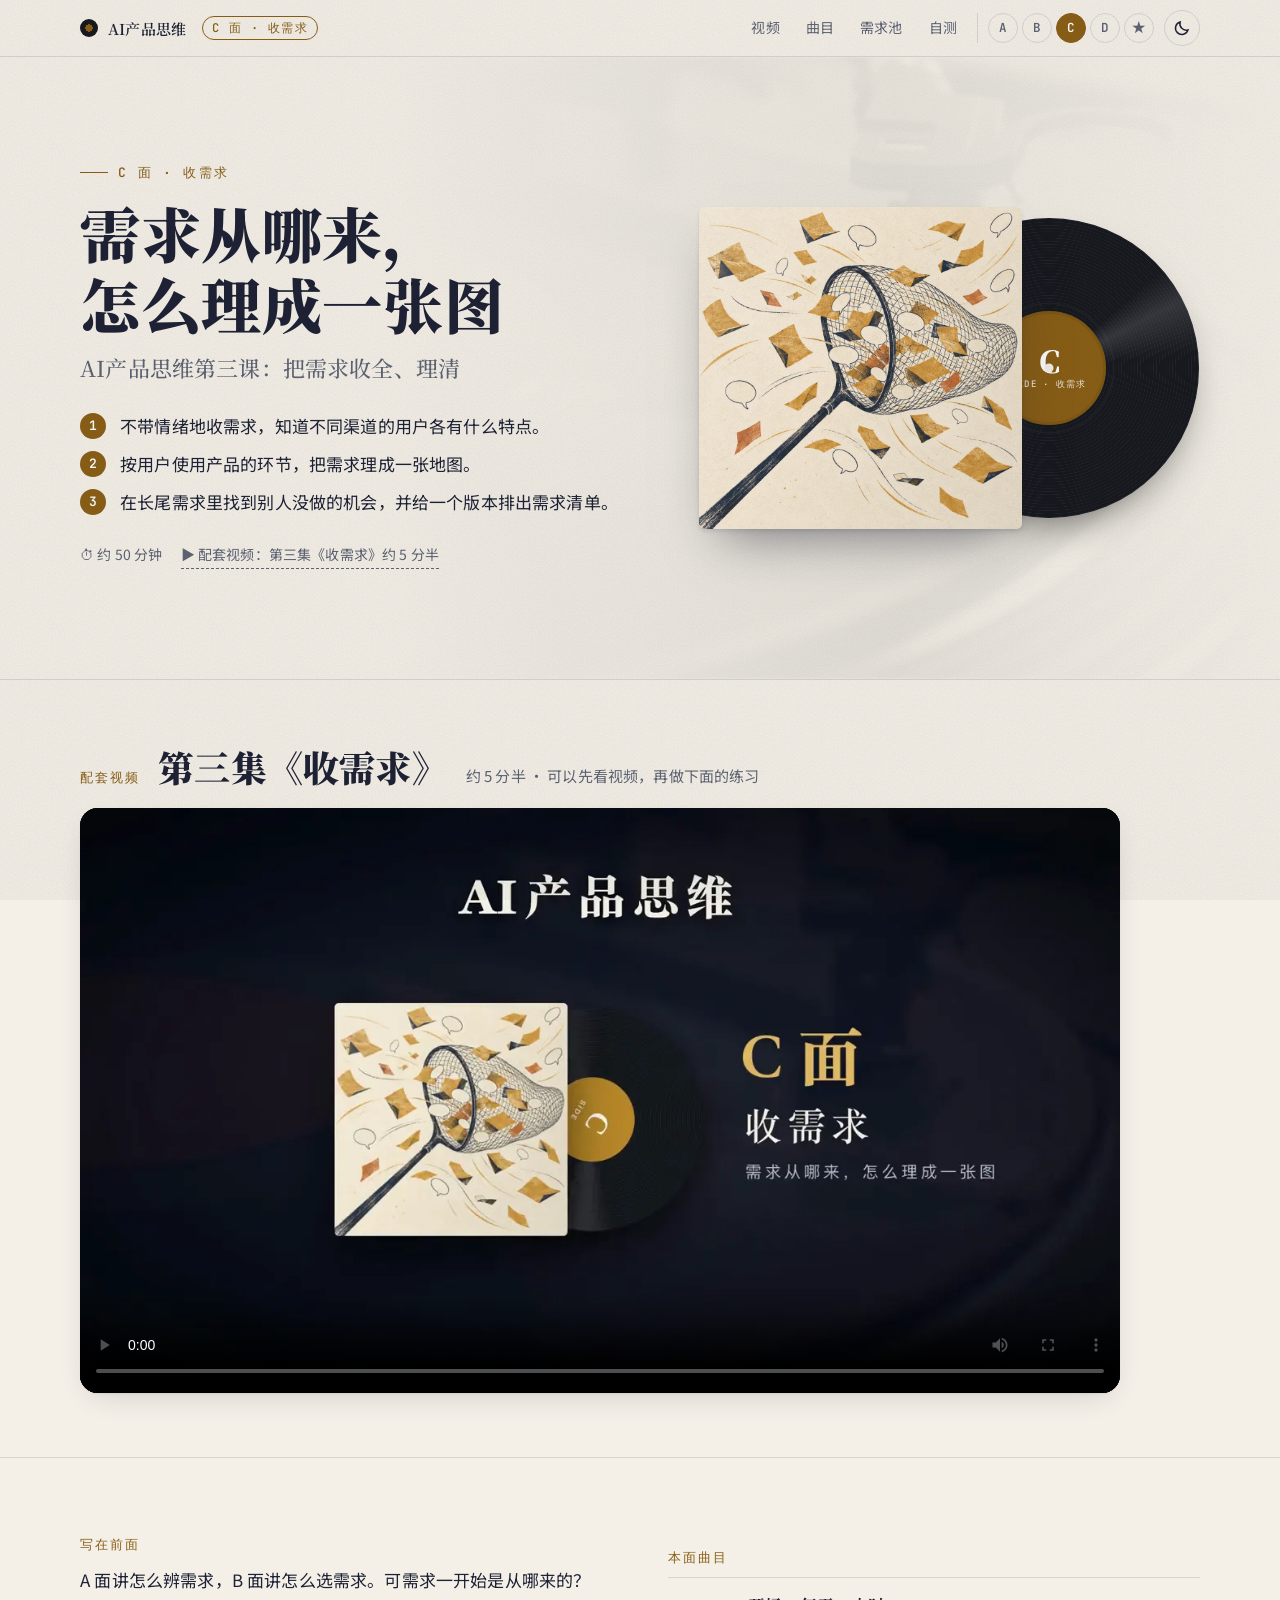
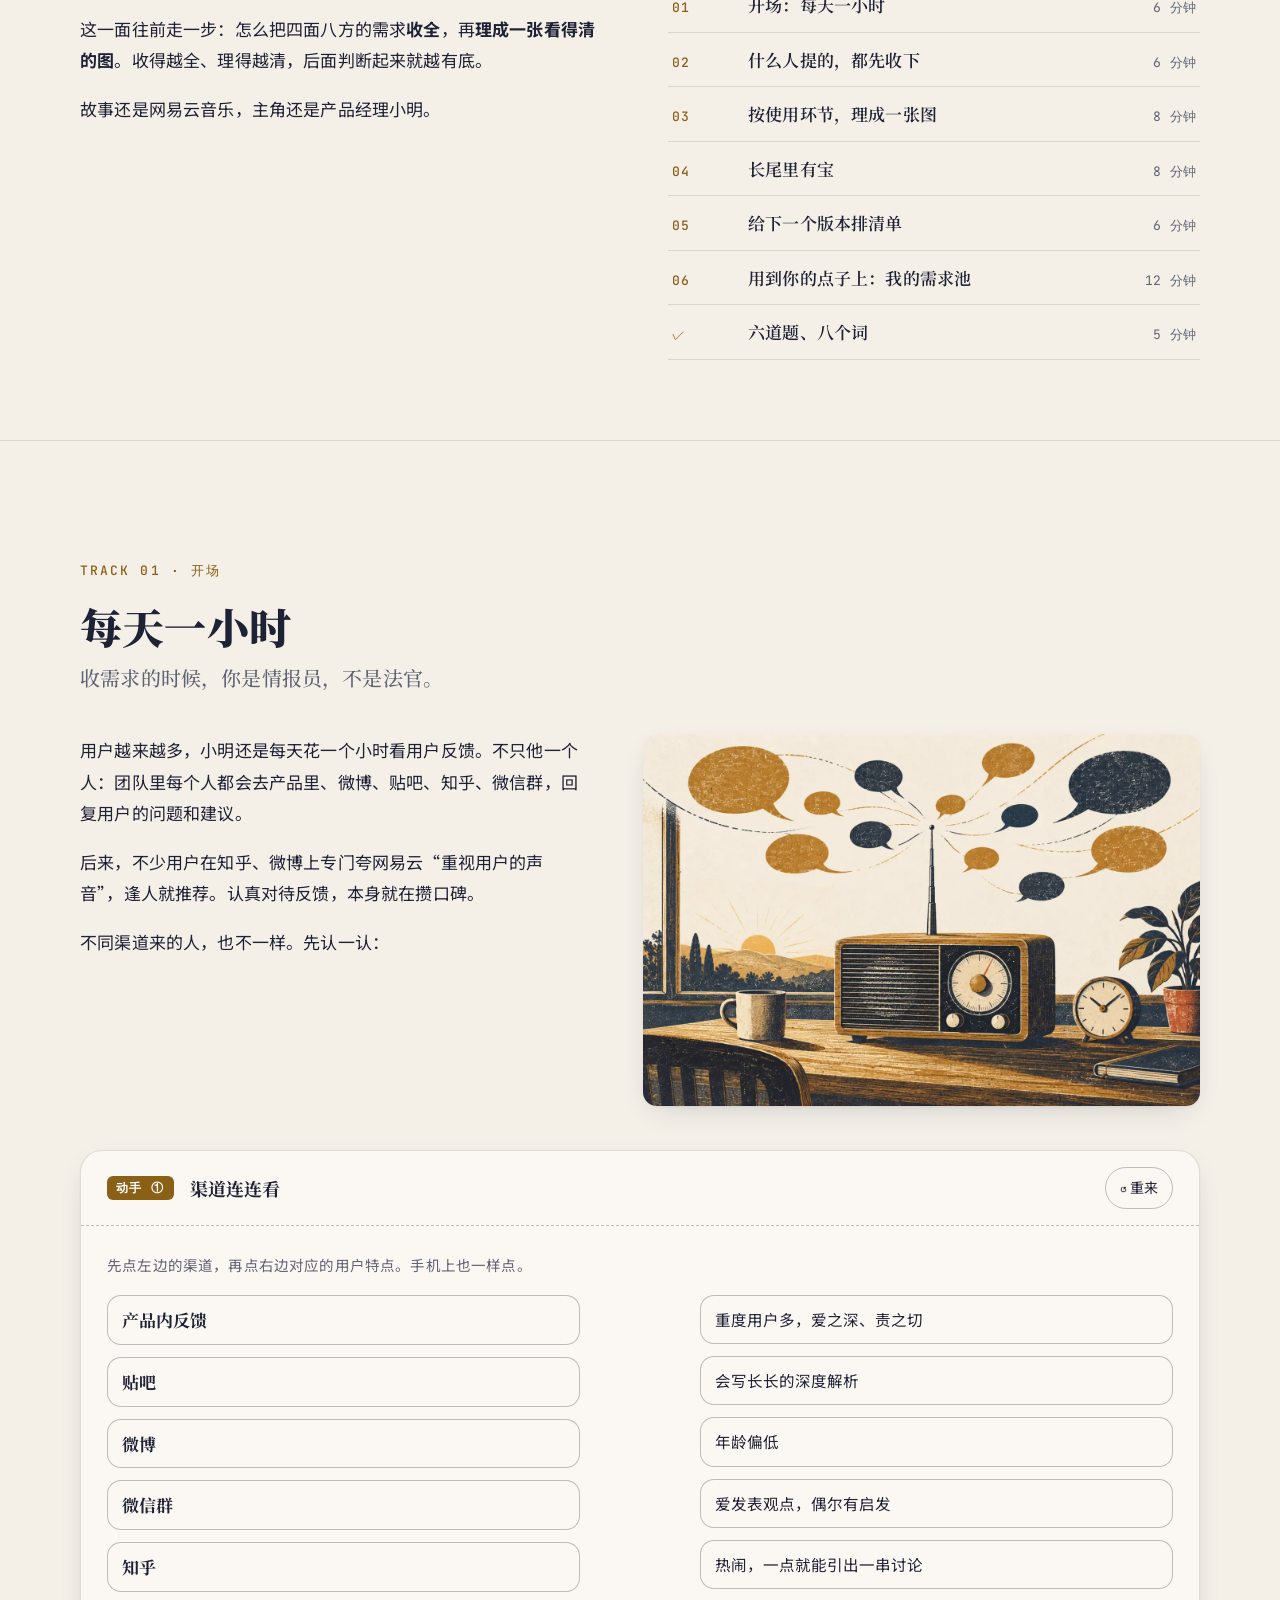
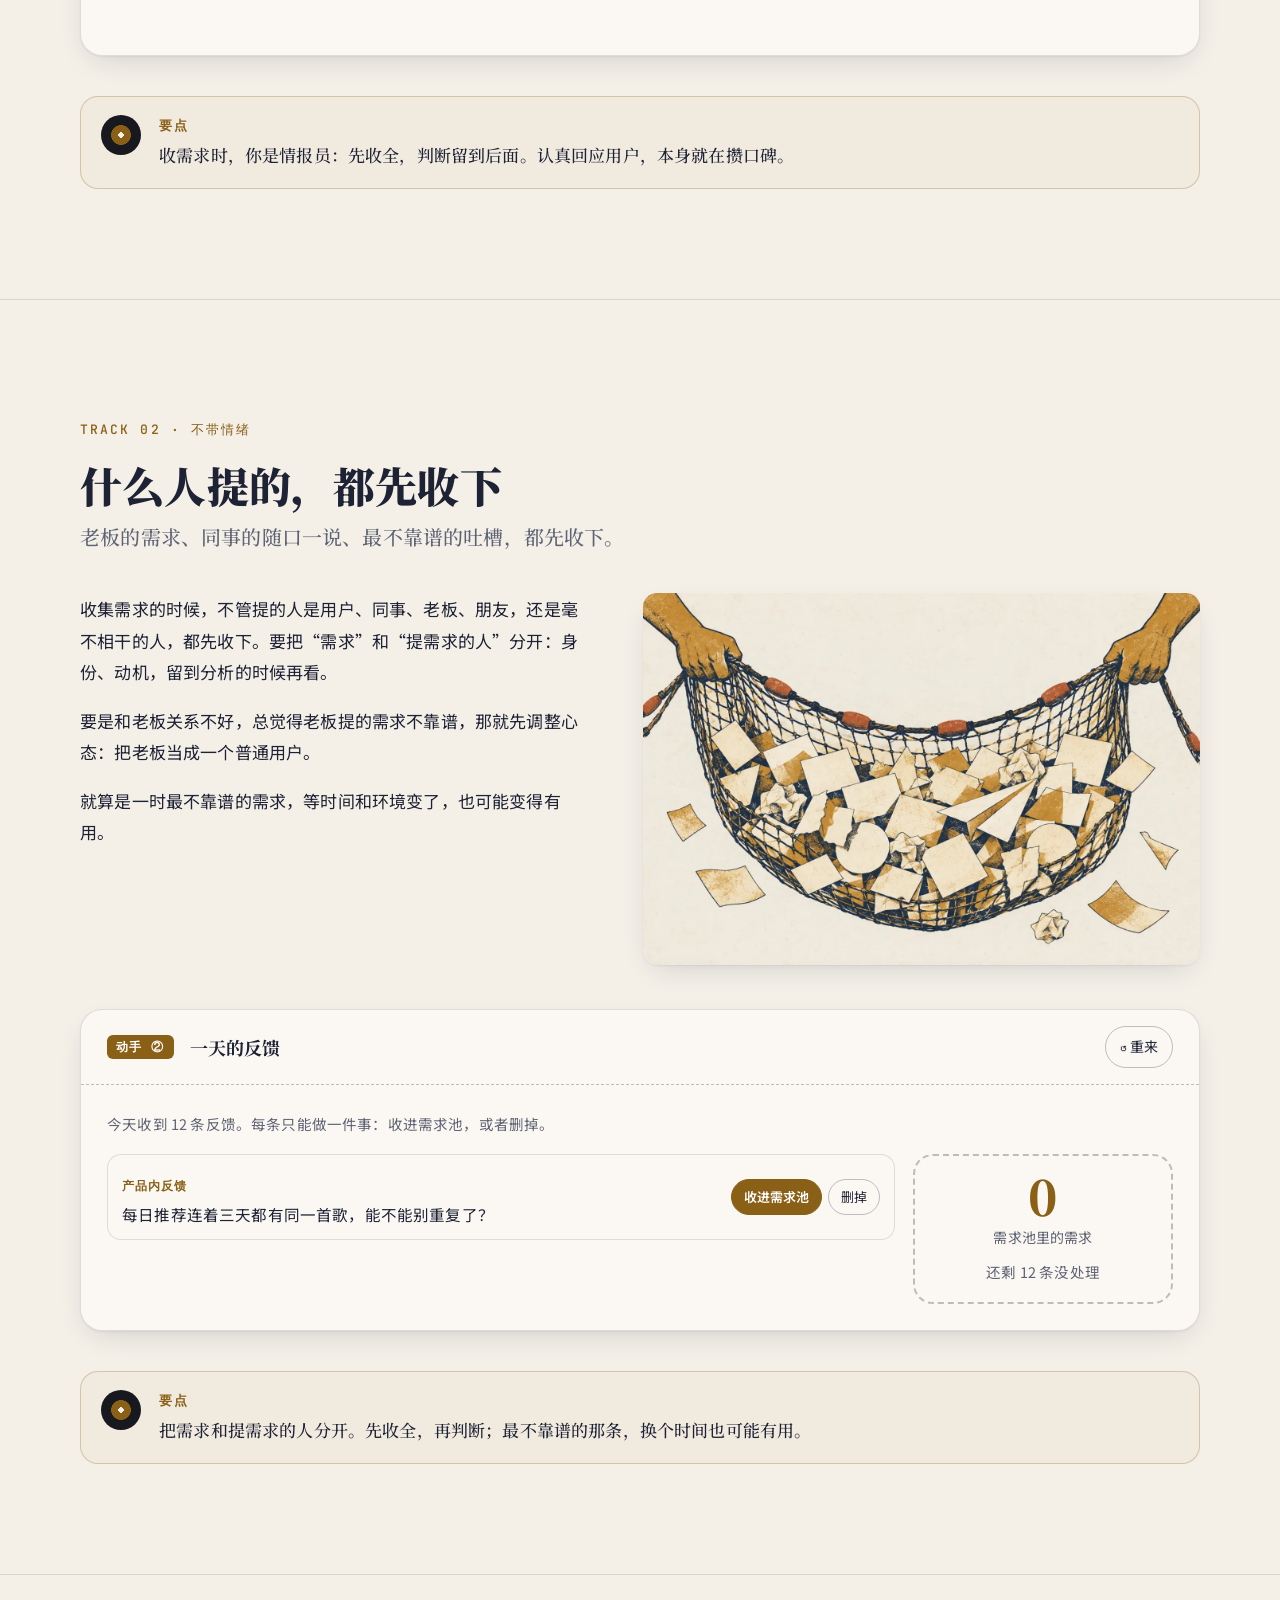
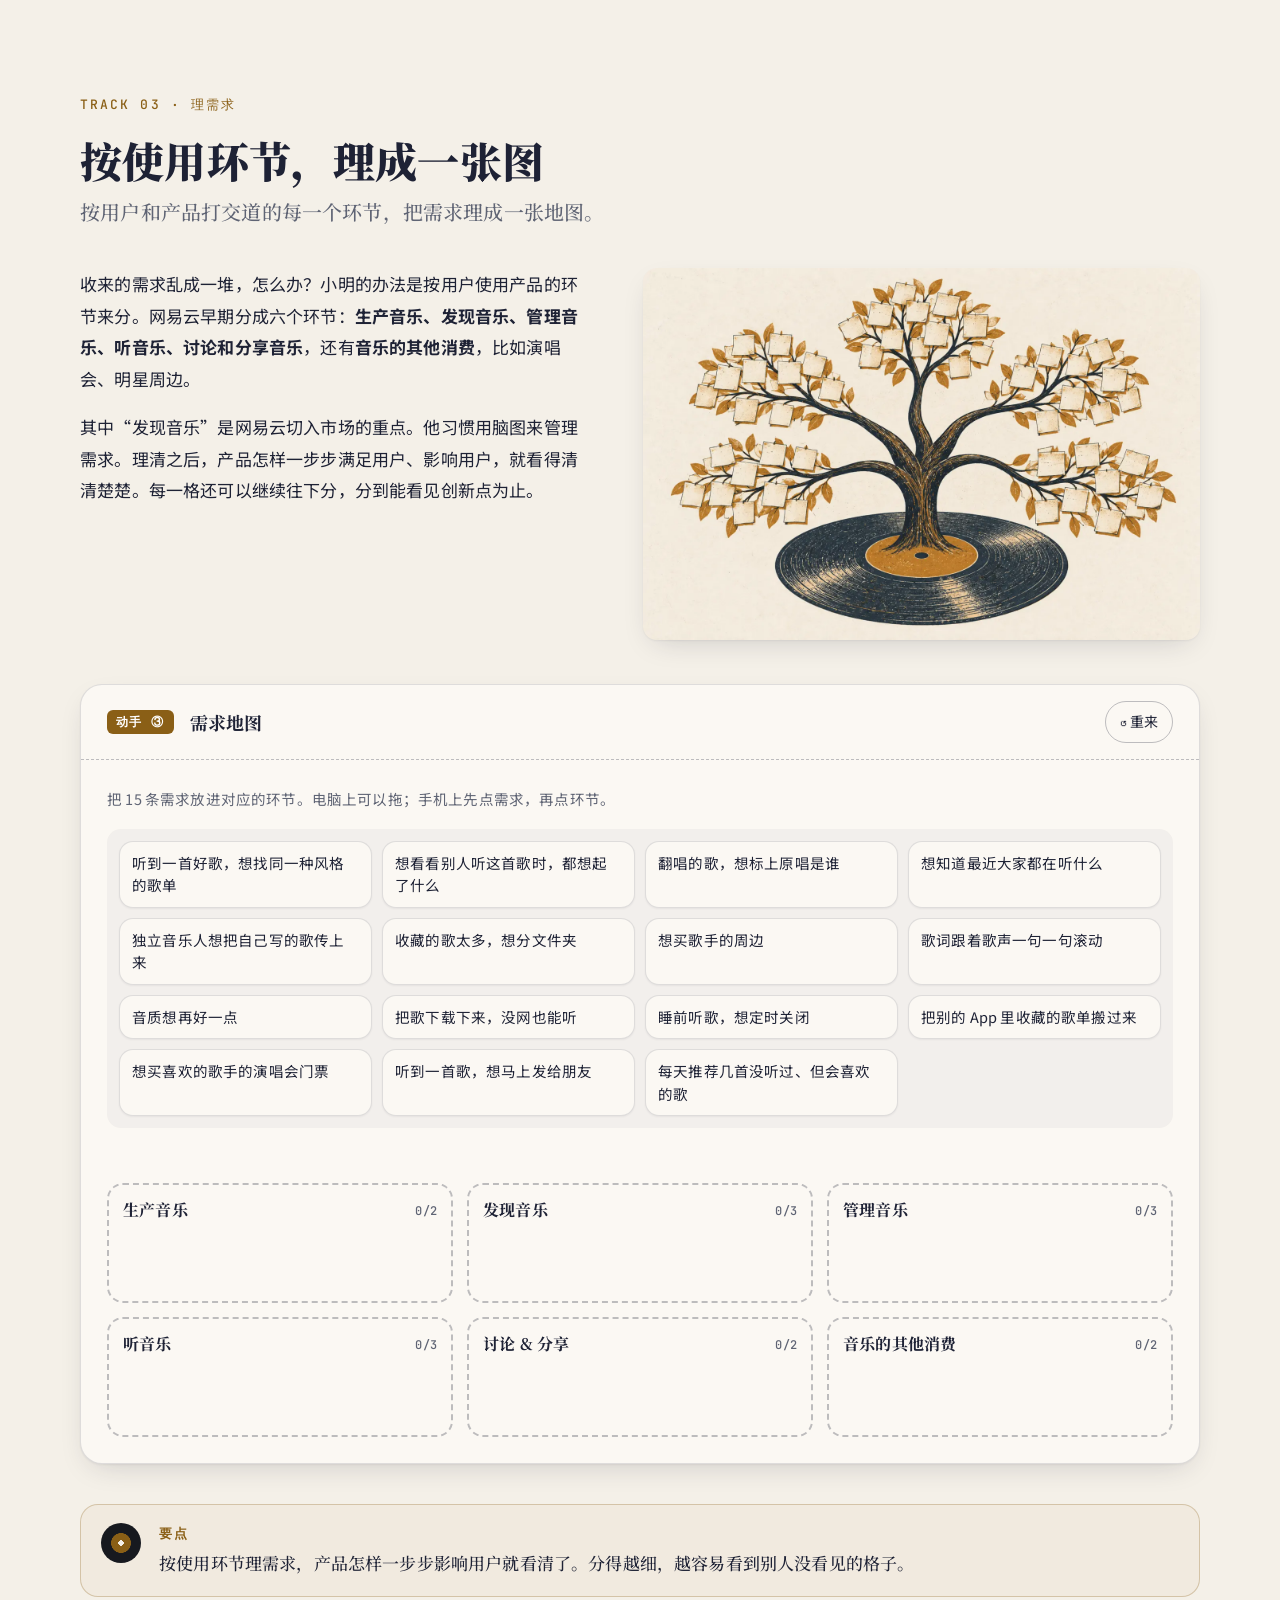
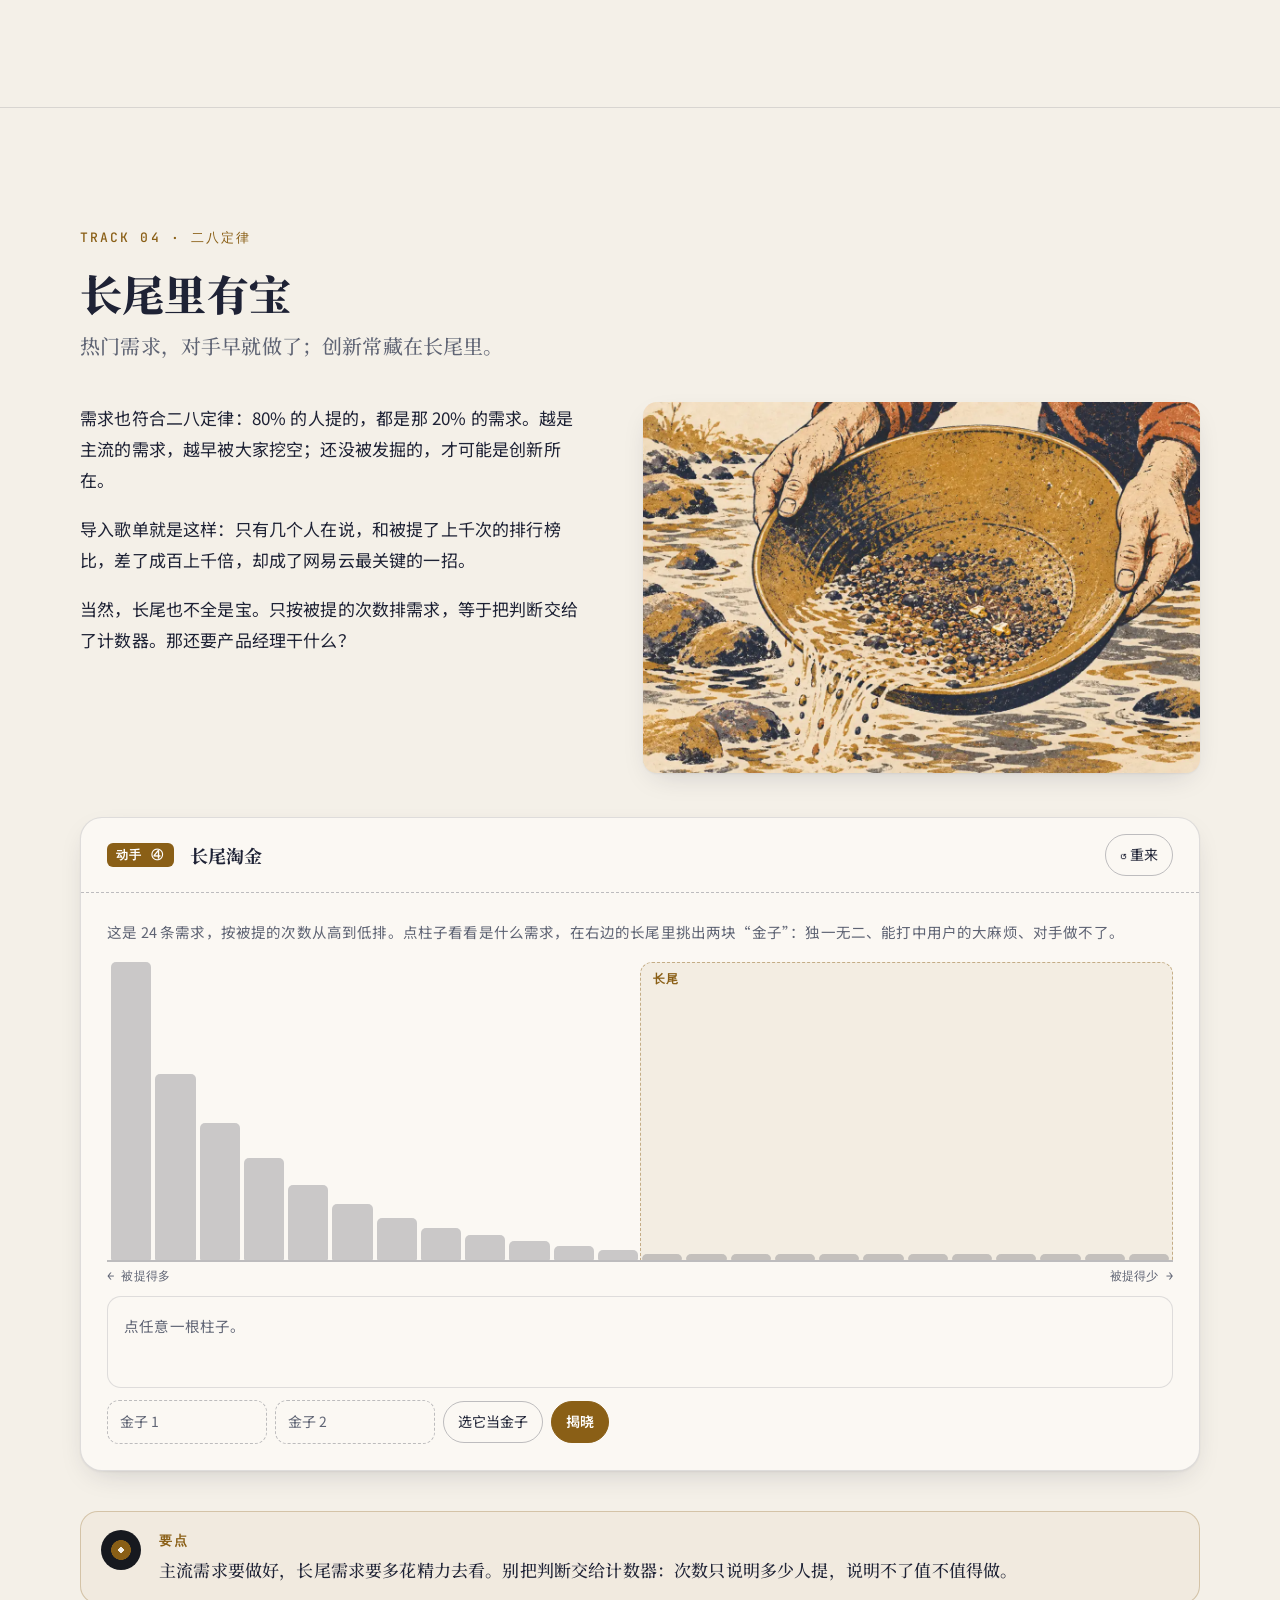
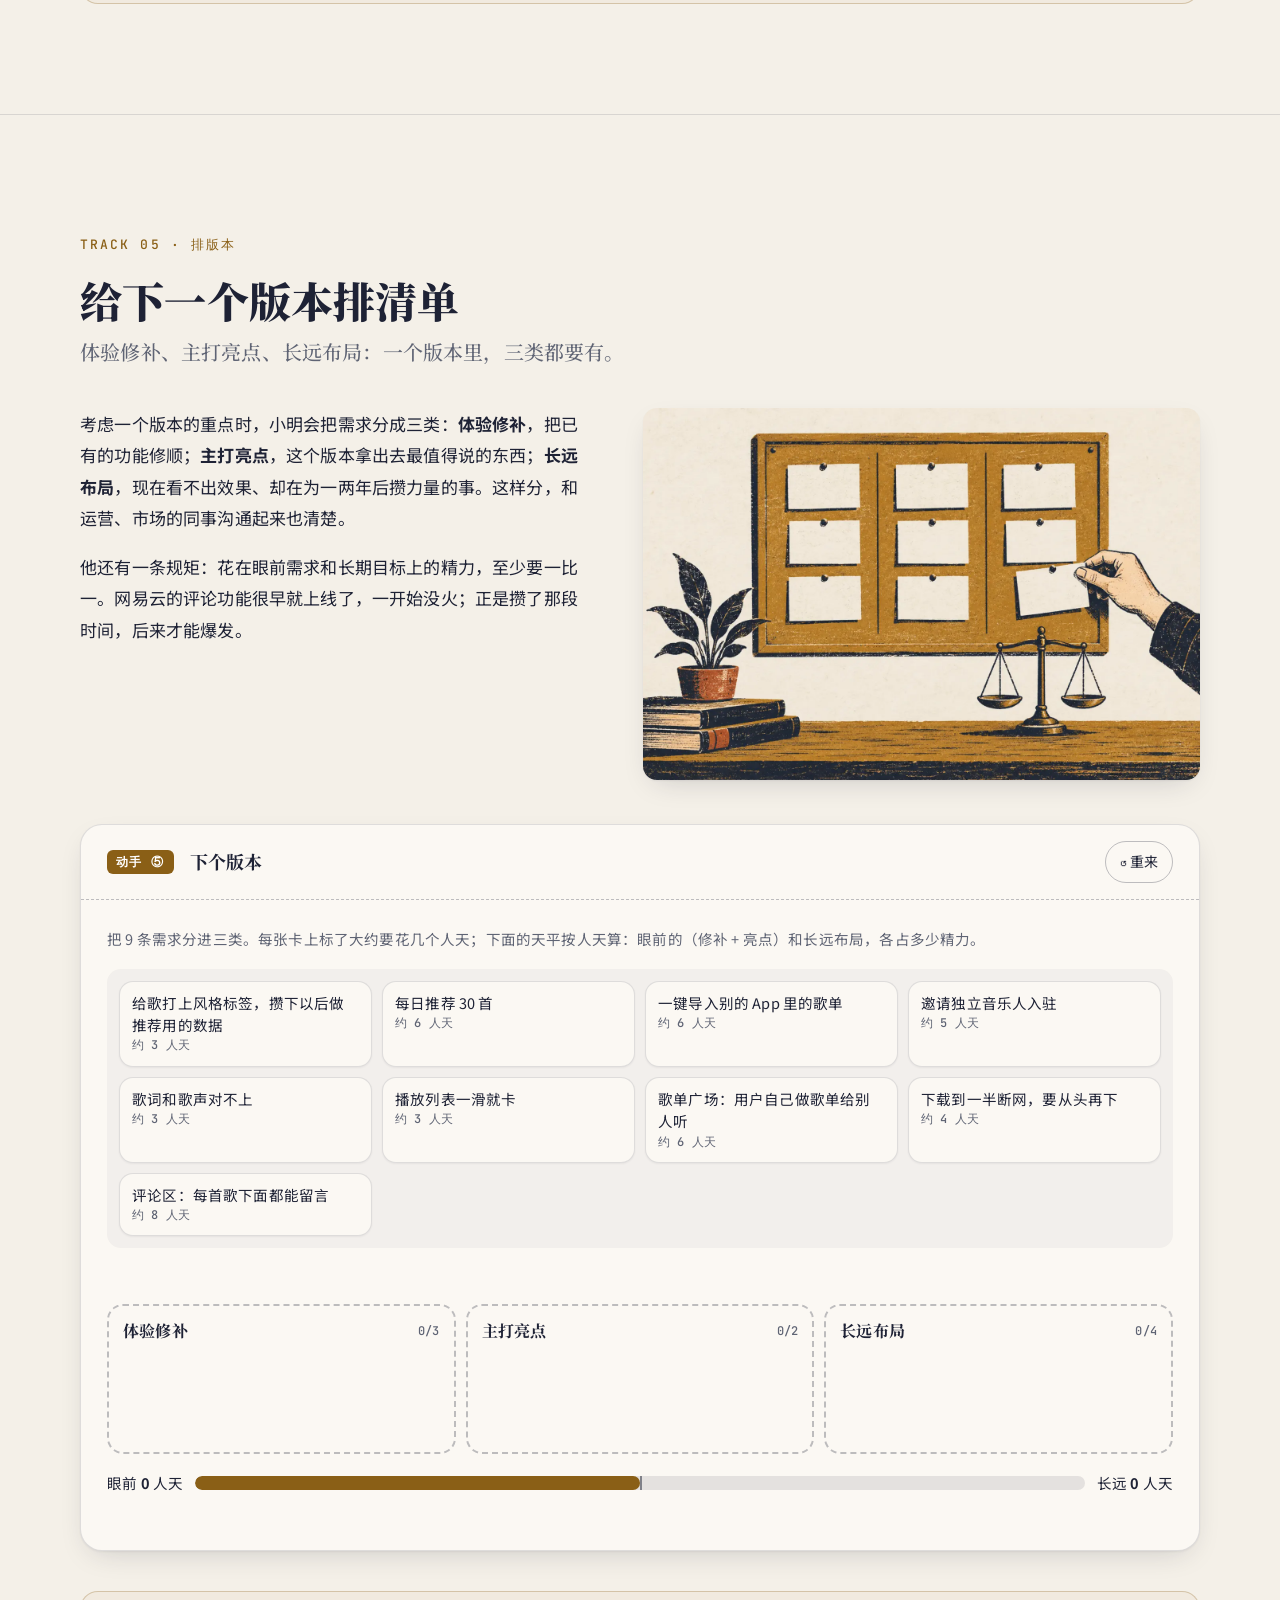
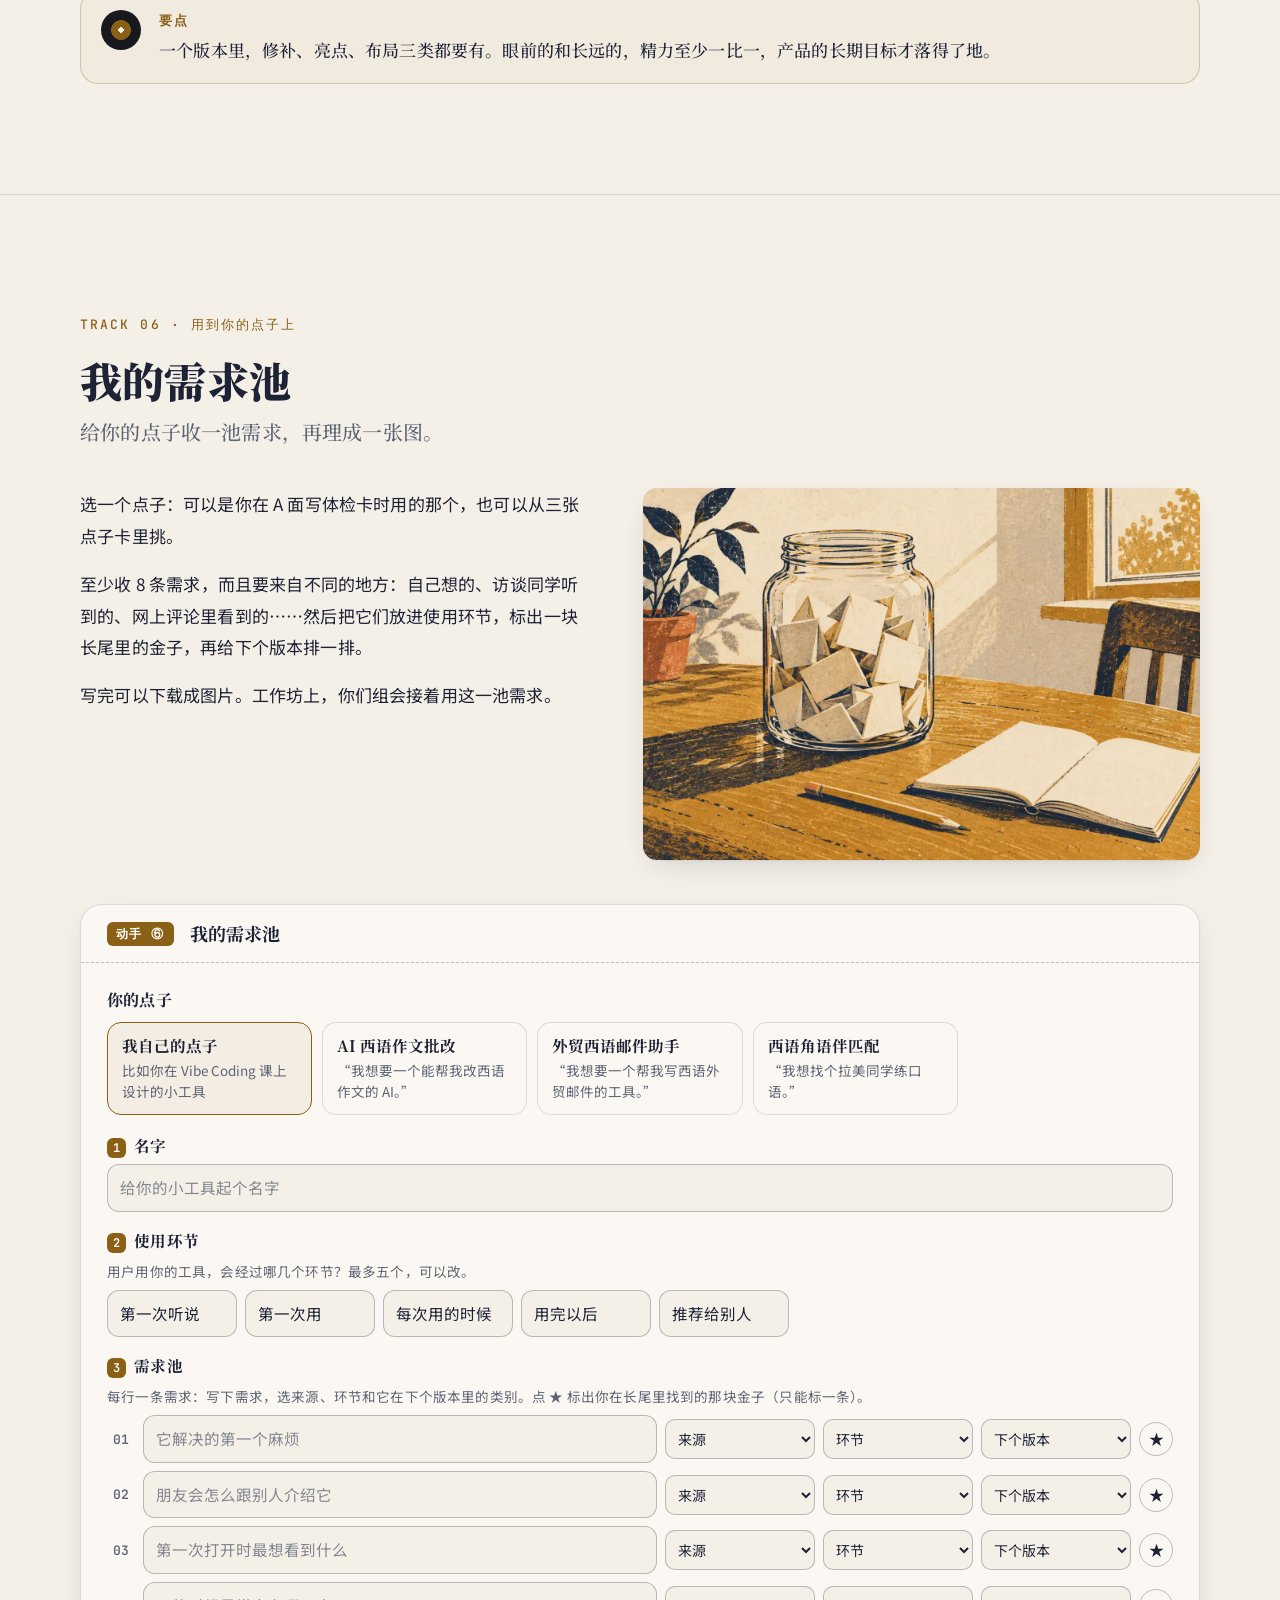
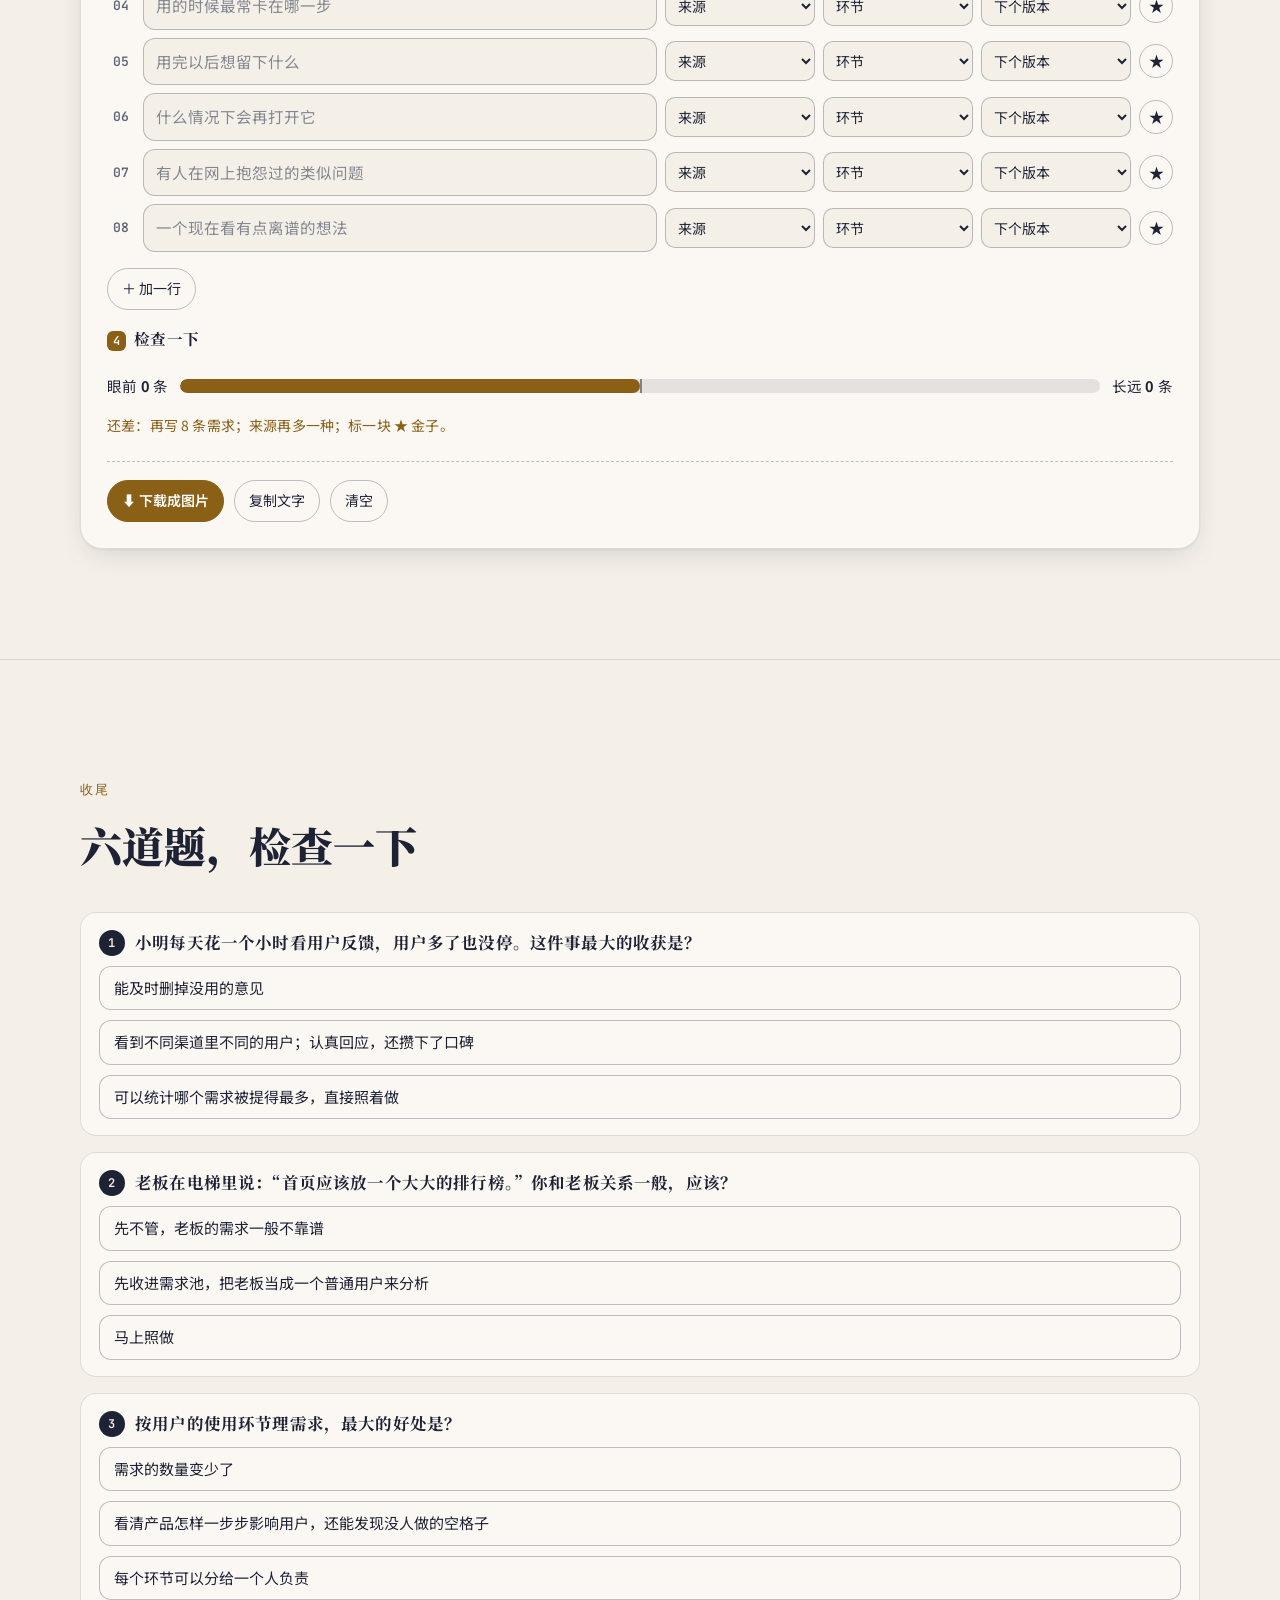
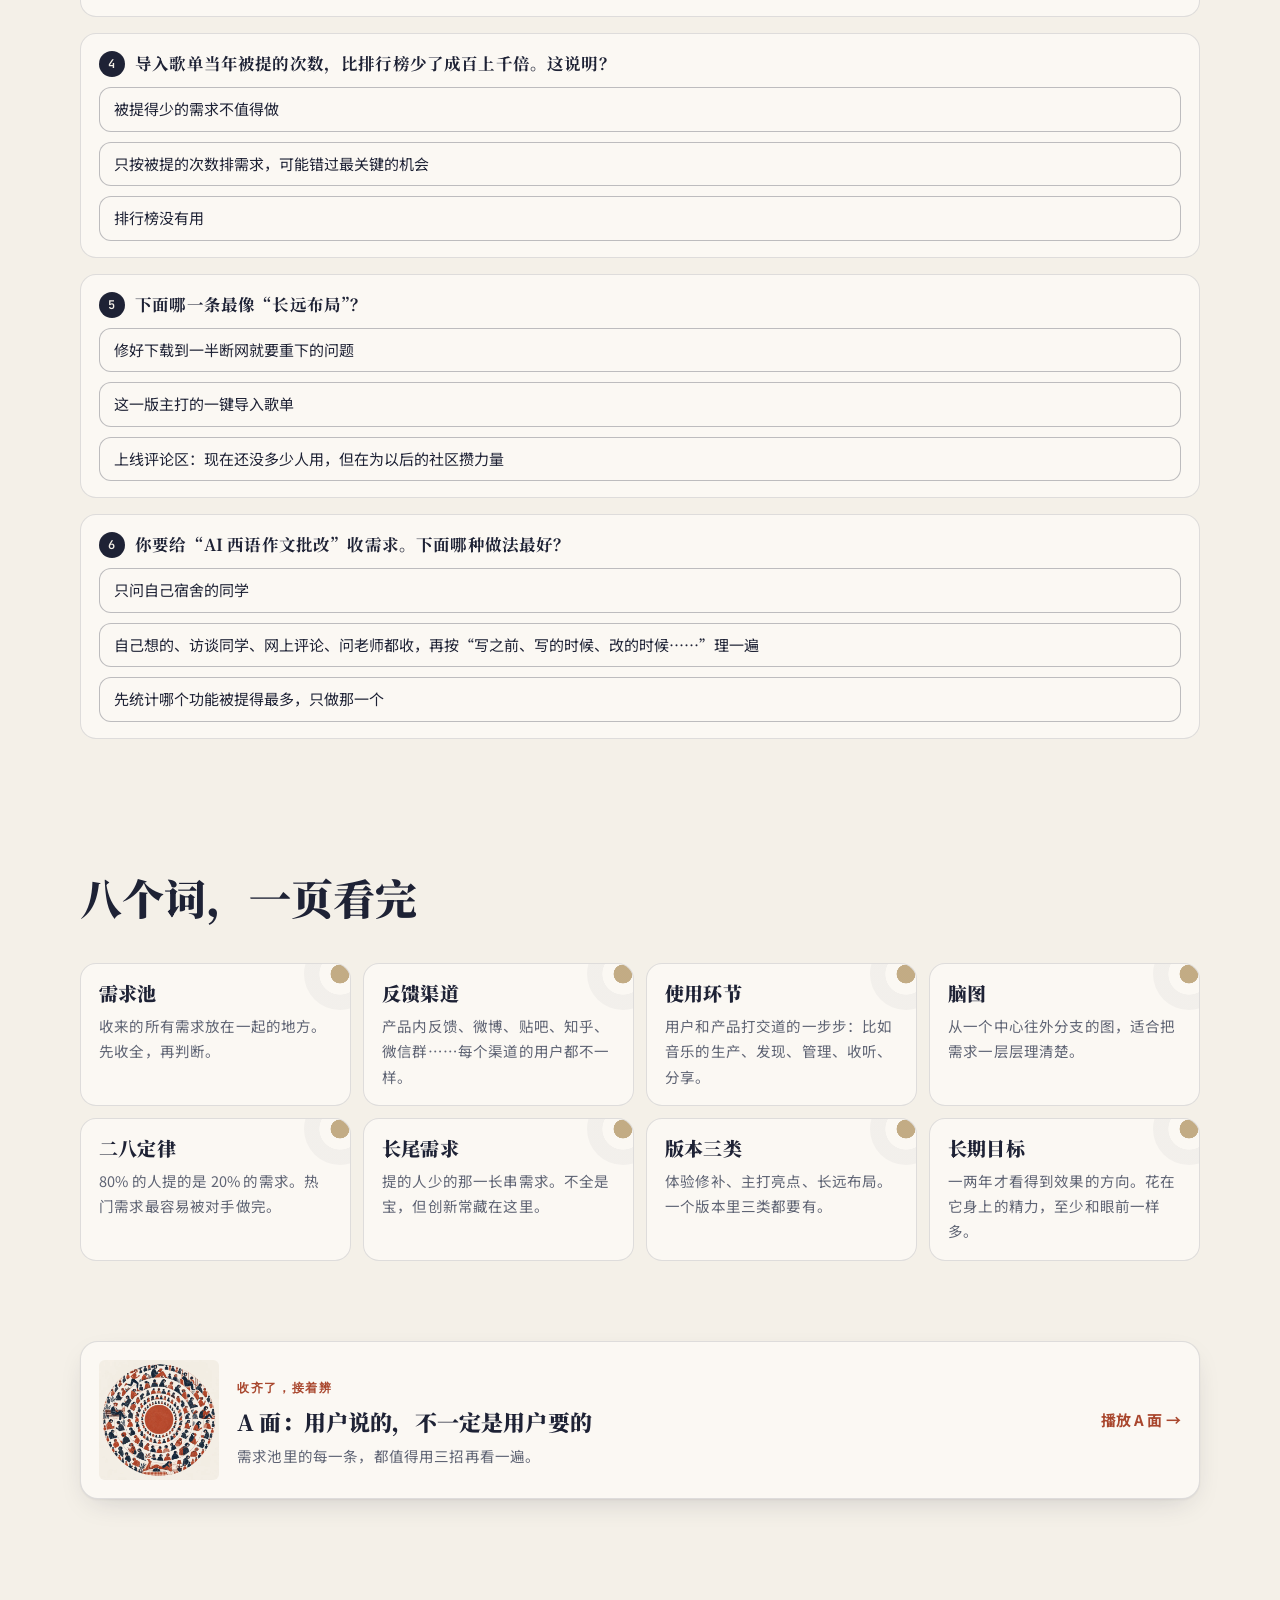
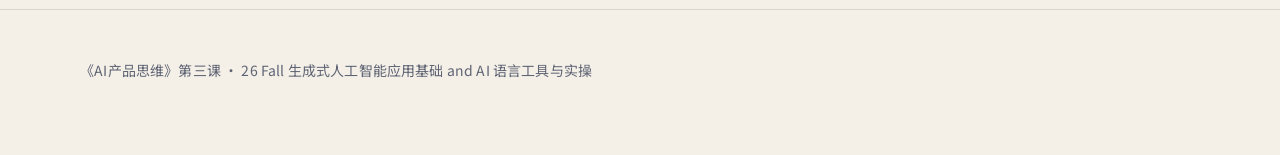
<file: c-side/index.html>
<!doctype html>
<html lang="zh-CN">
<head>
<meta charset="utf-8">
<meta name="viewport" content="width=device-width, initial-scale=1">
<title>收需求 · AI产品思维 C 面</title>
<meta name="description" content="AI产品思维 C 面：需求从哪来，怎么理成一张图。多渠道收需求、按使用环节理需求池、在长尾里找机会、给版本排清单。">
<script>
  try { var t = JSON.parse(localStorage.getItem("pt.theme")); if (t === "dark" || t === "light") document.documentElement.dataset.theme = t; } catch (e) {}
</script>
<link rel="preconnect" href="https://fonts.googleapis.com">
<link rel="preconnect" href="https://fonts.gstatic.com" crossorigin>
<link rel="stylesheet" href="https://fonts.googleapis.com/css2?family=JetBrains+Mono:wght@500;600&family=Noto+Sans+SC:wght@400;500;700&family=Noto+Serif+SC:wght@600;700;900&display=swap">
<link rel="stylesheet" href="../assets/course.css">
<link rel="icon" href="data:image/svg+xml,%3Csvg xmlns='http://www.w3.org/2000/svg' viewBox='0 0 32 32'%3E%3Ccircle cx='16' cy='16' r='15' fill='%2317191F'/%3E%3Ccircle cx='16' cy='16' r='6' fill='%238A5F16'/%3E%3Ccircle cx='16' cy='16' r='1.4' fill='%23F4F0E8'/%3E%3C/svg%3E">
</head>
<body data-side="c">

<header class="topbar">
  <div class="wrap">
    <a class="brand" href="../"><span class="dot" aria-hidden="true"></span>AI产品思维</a>
    <span class="side-tag">C 面 · 收需求</span>
    <nav aria-label="页面导航">
      <a class="hide-sm" href="#video">视频</a>
      <a class="hide-sm" href="#tracks">曲目</a>
      <a class="hide-sm" href="#t06">需求池</a>
      <a class="hide-sm" href="#check">自测</a>
      <span class="sidenav"><a href="../a-side/" title="A 面 · 看见人" aria-label="A 面 · 看见人">A</a><a href="../b-side/" title="B 面 · 做选择" aria-label="B 面 · 做选择">B</a><a href="../c-side/" title="C 面 · 收需求" aria-label="C 面 · 收需求" aria-current="page">C</a><a href="../d-side/" title="D 面 · 验需求" aria-label="D 面 · 验需求">D</a><a href="../studio/" title="Bonus Track · 录音棚" aria-label="Bonus Track · 录音棚">★</a></span>
      <button class="icon-btn" type="button" data-theme-toggle aria-label="切换深浅色"></button>
    </nav>
  </div>
  <div class="progress" aria-hidden="true"></div>
</header>

<main id="top">

  <section class="hero">
    <div class="hero-bg" aria-hidden="true">
      <video muted loop playsinline preload="none" poster="../assets/loop/vinyl-poster.webp" data-src="../assets/loop/vinyl.mp4"></video>
    </div>
    <div class="wrap">
      <div>
        <p class="eyebrow">C 面 · 收需求</p>
        <h1>需求从哪来，<br>怎么理成一张图</h1>
        <p class="sub">AI产品思维第三课：把需求收全、理清</p>
        <ol class="goals" aria-label="学完能做到">
          <li>不带情绪地收需求，知道不同渠道的用户各有什么特点。</li>
          <li>按用户使用产品的环节，把需求理成一张地图。</li>
          <li>在长尾需求里找到别人没做的机会，并给一个版本排出需求清单。</li>
        </ol>
        <p class="meta"><span>⏱ 约 50 分钟</span><span><a href="#video">▶ 配套视频：第三集《收需求》约 5 分半</a></span></p>
      </div>
      <div class="record" role="img" aria-label="唱片封套：一只捕虫网在空中兜住许多纸条和对话气泡">
        <div class="sleeve"><img src="../assets/img/c-cover.webp" alt="" width="900" height="900"></div>
        <div class="disc" aria-hidden="true">
          <div class="disc-spin"><div class="label"><span><b>C</b><small>SIDE · 收需求</small></span></div></div>
          <div class="hole"></div>
        </div>
      </div>
    </div>
  </section>

  <section class="watch" id="video">
    <div class="wrap">
      <div class="watch-head">
        <p class="track-no">配套视频</p>
        <h2>第三集《收需求》</h2>
        <span class="d">约 5 分半 · 可以先看视频，再做下面的练习</span>
      </div>
      <div class="player">
        <video controls preload="metadata" playsinline poster="../assets/video/ep3-poster.webp">
          <source src="../assets/video/ep3.mp4" type="video/mp4">
          <track kind="subtitles" srclang="zh-CN" label="中文" src="../assets/video/ep3.vtt">
        </video>
      </div>
    </div>
  </section>

  <section class="track intro" id="tracks">
    <div class="wrap">
      <div class="intro-grid">
        <div class="prose fx">
          <p class="track-no">写在前面</p>
          <p>A 面讲怎么辨需求，B 面讲怎么选需求。可需求一开始是从哪来的？</p>
          <p>这一面往前走一步：怎么把四面八方的需求<strong>收全</strong>，再<strong>理成一张看得清的图</strong>。收得越全、理得越清，后面判断起来就越有底。</p>
          <p>故事还是网易云音乐，主角还是产品经理小明。</p>
        </div>
        <div class="fx">
          <p class="track-no">本面曲目</p>
          <ol class="tracklist">
            <li><a href="#t01"><span class="no">01</span><span class="t">开场：每天一小时</span><span class="d">6 分钟</span></a></li>
            <li><a href="#t02"><span class="no">02</span><span class="t">什么人提的，都先收下</span><span class="d">6 分钟</span></a></li>
            <li><a href="#t03"><span class="no">03</span><span class="t">按使用环节，理成一张图</span><span class="d">8 分钟</span></a></li>
            <li><a href="#t04"><span class="no">04</span><span class="t">长尾里有宝</span><span class="d">8 分钟</span></a></li>
            <li><a href="#t05"><span class="no">05</span><span class="t">给下一个版本排清单</span><span class="d">6 分钟</span></a></li>
            <li><a href="#t06"><span class="no">06</span><span class="t">用到你的点子上：我的需求池</span><span class="d">12 分钟</span></a></li>
            <li><a href="#check"><span class="no">✓</span><span class="t">六道题、八个词</span><span class="d">5 分钟</span></a></li>
          </ol>
        </div>
      </div>
    </div>
  </section>

  <!-- ============ TRACK 01 ============ -->
  <section class="track" id="t01">
    <div class="wrap">
      <header class="track-head fx">
        <p class="track-no">TRACK 01 · 开场</p>
        <h2>每天一小时</h2>
        <p class="lede">收需求的时候，你是情报员，不是法官。</p>
      </header>
      <div class="story">
        <div class="prose fx">
          <p>用户越来越多，小明还是每天花一个小时看用户反馈。不只他一个人：团队里每个人都会去产品里、微博、贴吧、知乎、微信群，回复用户的问题和建议。</p>
          <p>后来，不少用户在知乎、微博上专门夸网易云“重视用户的声音”，逢人就推荐。认真对待反馈，本身就在攒口碑。</p>
          <p>不同渠道来的人，也不一样。先认一认：</p>
        </div>
        <figure class="fx">
          <img src="../assets/img/c-t01.webp" alt="插画：清晨的书桌上，一台老式收音机竖着长长的天线，许多对话气泡从四面八方飘向天线" width="1400" height="934" loading="lazy">
        </figure>
      </div>
      <div class="lab fx" id="lab1">
        <div class="lab-head">
          <span class="lab-tag">动手 ①</span><span class="lab-title">渠道连连看</span><span class="spacer"></span>
          <button class="btn" type="button" id="lab1-reset">↺ 重来</button>
        </div>
        <div class="lab-body">
          <p class="lab-hint">先点左边的渠道，再点右边对应的用户特点。手机上也一样点。</p>
          <div id="matcher1"></div>
          <div class="reveal" id="reveal1" aria-live="polite">
            <h4>渠道越多，看到的用户越全</h4>
            <p>只看一个渠道，就只听到一种人的声音。产品内反馈的多是重度用户，他们的意见很宝贵，却不代表刚来的新用户。</p>
            <p>而且每个反馈渠道，同时也是用户接触你品牌的地方。认真回应，就是在宣传产品。</p>
          </div>
        </div>
      </div>
      <aside class="takeaway fx"><div><h3>要点</h3><p>收需求时，你是情报员：先收全，判断留到后面。认真回应用户，本身就在攒口碑。</p></div></aside>
    </div>
  </section>

  <!-- ============ TRACK 02 ============ -->
  <section class="track" id="t02">
    <div class="wrap">
      <header class="track-head fx">
        <p class="track-no">TRACK 02 · 不带情绪</p>
        <h2>什么人提的，都先收下</h2>
        <p class="lede">老板的需求、同事的随口一说、最不靠谱的吐槽，都先收下。</p>
      </header>
      <div class="story">
        <div class="prose fx">
          <p>收集需求的时候，不管提的人是用户、同事、老板、朋友，还是毫不相干的人，都先收下。要把“需求”和“提需求的人”分开：身份、动机，留到分析的时候再看。</p>
          <p>要是和老板关系不好，总觉得老板提的需求不靠谱，那就先调整心态：把老板当成一个普通用户。</p>
          <p>就算是一时最不靠谱的需求，等时间和环境变了，也可能变得有用。</p>
        </div>
        <figure class="fx">
          <img src="../assets/img/c-t02.webp" alt="插画：两只手拉起一张渔网，网里兜满了大大小小的纸条，有揉皱的、撕破的，还有一只纸飞机" width="1400" height="934" loading="lazy">
        </figure>
      </div>
      <div class="lab fx" id="lab2">
        <div class="lab-head">
          <span class="lab-tag">动手 ②</span><span class="lab-title">一天的反馈</span><span class="spacer"></span>
          <button class="btn" type="button" id="lab2-reset">↺ 重来</button>
        </div>
        <div class="lab-body">
          <p class="lab-hint">今天收到 12 条反馈。每条只能做一件事：收进需求池，或者删掉。</p>
          <div class="feed">
            <div id="feed" style="display:grid;gap:10px"></div>
            <div class="jar"><b id="jar-n">0</b><span>需求池里的需求</span><p class="lab-hint" id="jar-left" style="margin:8px 0 0">还剩 12 条没处理</p></div>
          </div>
          <div class="reveal" id="reveal2" aria-live="polite">
            <h4>需求池里，一条都不该少</h4>
            <p>每一条“看起来没用”的反馈后面，都可能藏着一个真麻烦，或者一个后来的好功能。收的时候只管收，判断留到下一步：用 A 面的三招去辨，用 B 面的三个圈去选。</p>
          </div>
        </div>
      </div>
      <aside class="takeaway fx"><div><h3>要点</h3><p>把需求和提需求的人分开。先收全，再判断；最不靠谱的那条，换个时间也可能有用。</p></div></aside>
    </div>
  </section>

  <!-- ============ TRACK 03 ============ -->
  <section class="track" id="t03">
    <div class="wrap">
      <header class="track-head fx">
        <p class="track-no">TRACK 03 · 理需求</p>
        <h2>按使用环节，理成一张图</h2>
        <p class="lede">按用户和产品打交道的每一个环节，把需求理成一张地图。</p>
      </header>
      <div class="story">
        <div class="prose fx">
          <p>收来的需求乱成一堆，怎么办？小明的办法是按用户使用产品的环节来分。网易云早期分成六个环节：<strong>生产音乐、发现音乐、管理音乐、听音乐、讨论和分享音乐</strong>，还有<strong>音乐的其他消费</strong>，比如演唱会、明星周边。</p>
          <p>其中“发现音乐”是网易云切入市场的重点。他习惯用脑图来管理需求。理清之后，产品怎样一步步满足用户、影响用户，就看得清清楚楚。每一格还可以继续往下分，分到能看见创新点为止。</p>
        </div>
        <figure class="fx">
          <img src="../assets/img/c-t03.webp" alt="插画：一棵从黑胶唱片里长出来的树，形状像脑图，六根主枝上挂满纸条" width="1400" height="934" loading="lazy">
        </figure>
      </div>
      <div class="lab fx" id="lab3">
        <div class="lab-head">
          <span class="lab-tag">动手 ③</span><span class="lab-title">需求地图</span><span class="spacer"></span>
          <button class="btn" type="button" id="lab3-reset">↺ 重来</button>
        </div>
        <div class="lab-body">
          <p class="lab-hint">把 15 条需求放进对应的环节。电脑上可以拖；手机上先点需求，再点环节。</p>
          <div id="sorter3"></div>
          <div class="reveal" id="reveal3" aria-live="polite">
            <h4>看那一格：讨论 & 分享</h4>
            <p>理完一看，“讨论和分享音乐”这一格，当时几乎没有哪个产品认真做过，最初的需求只是把喜欢的歌分享到社交网络。网易云后来的评论区、歌单分享、歌词图片，都长在这一格里。</p>
            <p>需求理成地图，空着的格子就藏不住了。</p>
          </div>
        </div>
      </div>
      <aside class="takeaway fx"><div><h3>要点</h3><p>按使用环节理需求，产品怎样一步步影响用户就看清了。分得越细，越容易看到别人没看见的格子。</p></div></aside>
    </div>
  </section>

  <!-- ============ TRACK 04 ============ -->
  <section class="track" id="t04">
    <div class="wrap">
      <header class="track-head fx">
        <p class="track-no">TRACK 04 · 二八定律</p>
        <h2>长尾里有宝</h2>
        <p class="lede">热门需求，对手早就做了；创新常藏在长尾里。</p>
      </header>
      <div class="story">
        <div class="prose fx">
          <p>需求也符合二八定律：80% 的人提的，都是那 20% 的需求。越是主流的需求，越早被大家挖空；还没被发掘的，才可能是创新所在。</p>
          <p>导入歌单就是这样：只有几个人在说，和被提了上千次的排行榜比，差了成百上千倍，却成了网易云最关键的一招。</p>
          <p>当然，长尾也不全是宝。只按被提的次数排需求，等于把判断交给了计数器。那还要产品经理干什么？</p>
        </div>
        <figure class="fx">
          <img src="../assets/img/c-t04.webp" alt="插画：一只淘金盘在浅浅的河水上筛沙，盘里大多是沙子，只有两颗小金块在发光" width="1200" height="800" loading="lazy">
        </figure>
      </div>
      <div class="lab fx" id="lab4">
        <div class="lab-head">
          <span class="lab-tag">动手 ④</span><span class="lab-title">长尾淘金</span><span class="spacer"></span>
          <button class="btn" type="button" id="lab4-reset">↺ 重来</button>
        </div>
        <div class="lab-body">
          <p class="lab-hint">这是 24 条需求，按被提的次数从高到低排。点柱子看看是什么需求，在右边的长尾里挑出两块“金子”：独一无二、能打中用户的大麻烦、对手做不了。</p>
          <div class="tail" id="tail" role="group" aria-label="需求柱状图：按被提次数从高到低"></div>
          <div class="tail-axis" aria-hidden="true"><span>← 被提得多</span><span>被提得少 →</span></div>
          <div class="tail-info" id="tail-info" aria-live="polite"><span class="lab-hint" style="margin:0">点任意一根柱子。</span></div>
          <div class="picks">
            <button type="button" class="slot" id="pick0" disabled>金子 1</button><button type="button" class="slot" id="pick1" disabled>金子 2</button>
            <button class="btn" type="button" id="pick-btn" disabled>选它当金子</button>
            <button class="btn primary" type="button" id="reveal-btn" disabled>揭晓</button>
          </div>
          <div class="reveal" id="reveal4" aria-live="polite">
            <h4 id="reveal4-h"></h4>
            <p>两块金子是“把别的 App 里收藏的歌单导进来”和“看看别人听这首歌时，都想起了什么”。前者打中了换 App 时最大的麻烦：几百首收藏带不走，而原来的 App 绝不会帮用户搬家；后者在听歌之外开出了一个新维度：共鸣，也就是 A 面讲过的评论区。它们被提的次数都很少。</p>
            <p>长尾里其他的需求，有的不错但不是大麻烦，有的离题，有的受众太小。长尾值得多花精力，但不是每一条都是宝。</p>
          </div>
        </div>
      </div>
      <aside class="takeaway fx"><div><h3>要点</h3><p>主流需求要做好，长尾需求要多花精力去看。别把判断交给计数器：次数只说明多少人提，说明不了值不值得做。</p></div></aside>
    </div>
  </section>

  <!-- ============ TRACK 05 ============ -->
  <section class="track" id="t05">
    <div class="wrap">
      <header class="track-head fx">
        <p class="track-no">TRACK 05 · 排版本</p>
        <h2>给下一个版本排清单</h2>
        <p class="lede">体验修补、主打亮点、长远布局：一个版本里，三类都要有。</p>
      </header>
      <div class="story">
        <div class="prose fx">
          <p>考虑一个版本的重点时，小明会把需求分成三类：<strong>体验修补</strong>，把已有的功能修顺；<strong>主打亮点</strong>，这个版本拿出去最值得说的东西；<strong>长远布局</strong>，现在看不出效果、却在为一两年后攒力量的事。这样分，和运营、市场的同事沟通起来也清楚。</p>
          <p>他还有一条规矩：花在眼前需求和长期目标上的精力，至少要一比一。网易云的评论功能很早就上线了，一开始没火；正是攒了那段时间，后来才能爆发。</p>
        </div>
        <figure class="fx">
          <img src="../assets/img/c-t05.webp" alt="插画：软木板上贴着三列纸卡，一只手正把一张卡移到第三列，桌上放着一架小天平" width="1400" height="934" loading="lazy">
        </figure>
      </div>
      <div class="lab fx" id="lab5">
        <div class="lab-head">
          <span class="lab-tag">动手 ⑤</span><span class="lab-title">下个版本</span><span class="spacer"></span>
          <button class="btn" type="button" id="lab5-reset">↺ 重来</button>
        </div>
        <div class="lab-body">
          <p class="lab-hint">把 9 条需求分进三类。每张卡上标了大约要花几个人天；下面的天平按人天算：眼前的（修补 + 亮点）和长远布局，各占多少精力。</p>
          <div id="sorter5"></div>
          <div class="ratio" aria-live="polite"><span>眼前 <b id="r-short">0</b> 人天</span><span class="track2"><i id="r-bar" style="width:50%"></i><em></em></span><span>长远 <b id="r-long">0</b> 人天</span></div>
          <p class="ratio-note" id="r-note"></p>
        </div>
      </div>
      <aside class="takeaway fx"><div><h3>要点</h3><p>一个版本里，修补、亮点、布局三类都要有。眼前的和长远的，精力至少一比一，产品的长期目标才落得了地。</p></div></aside>
    </div>
  </section>

  <!-- ============ TRACK 06 ============ -->
  <section class="track" id="t06">
    <div class="wrap">
      <header class="track-head fx">
        <p class="track-no">TRACK 06 · 用到你的点子上</p>
        <h2>我的需求池</h2>
        <p class="lede">给你的点子收一池需求，再理成一张图。</p>
      </header>
      <div class="story">
        <div class="prose fx">
          <p>选一个点子：可以是你在 A 面写体检卡时用的那个，也可以从三张点子卡里挑。</p>
          <p>至少收 8 条需求，而且要来自不同的地方：自己想的、访谈同学听到的、网上评论里看到的……然后把它们放进使用环节，标出一块长尾里的金子，再给下个版本排一排。</p>
          <p>写完可以下载成图片。工作坊上，你们组会接着用这一池需求。</p>
        </div>
        <figure class="fx">
          <img src="../assets/img/c-t06.webp" alt="插画：木桌上一只装满折叠纸条的大玻璃罐，旁边放着一支铅笔和一本翻开的小本子" width="1400" height="934" loading="lazy">
        </figure>
      </div>
      <div class="lab fx" id="lab6">
        <div class="lab-head"><span class="lab-tag">动手 ⑥</span><span class="lab-title">我的需求池</span></div>
        <div class="lab-body">
          <h4 class="sub-h">你的点子</h4>
          <div class="ideas" id="ideas" role="group" aria-label="选择点子"></div>
          <div class="form">
            <div class="field">
              <label for="p-name">名字</label>
              <input type="text" id="p-name">
            </div>
            <div class="field">
              <span class="lbl">使用环节</span>
              <p class="help">用户用你的工具，会经过哪几个环节？最多五个，可以改。</p>
              <div class="stages-edit" id="stages"></div>
            </div>
            <div class="field">
              <span class="lbl">需求池</span>
              <p class="help">每行一条需求：写下需求，选来源、环节和它在下个版本里的类别。点 ★ 标出你在长尾里找到的那块金子（只能标一条）。</p>
              <div class="pool-rows" id="rows"></div>
              <div style="margin-top:10px"><button class="btn" type="button" id="add-row">＋ 加一行</button></div>
            </div>
            <div class="field">
              <span class="lbl">检查一下</span>
              <div class="ratio"><span>眼前 <b id="m-short">0</b> 条</span><span class="track2"><i id="m-bar" style="width:50%"></i><em></em></span><span>长远 <b id="m-long">0</b> 条</span></div>
              <p class="ratio-note" id="m-note"></p>
            </div>
          </div>
          <div class="actions">
            <button class="btn primary" type="button" id="pool-png">⬇ 下载成图片</button>
            <button class="btn" type="button" id="pool-copy">复制文字</button>
            <button class="btn" type="button" id="pool-clear">清空</button>
            <span class="saved" id="pool-saved" aria-live="polite"></span>
          </div>
        </div>
      </div>
    </div>
  </section>

  <section class="track" id="check">
    <div class="wrap">
      <header class="track-head fx"><p class="track-no">收尾</p><h2>六道题，检查一下</h2></header>
      <div id="quiz" class="fx"></div>
      <header class="track-head fx" style="margin-top:clamp(48px,7vw,80px)"><h2>八个词，一页看完</h2></header>
      <dl class="glossary fx">
        <div class="term"><dt>需求池</dt><dd>收来的所有需求放在一起的地方。先收全，再判断。</dd></div>
        <div class="term"><dt>反馈渠道</dt><dd>产品内反馈、微博、贴吧、知乎、微信群……每个渠道的用户都不一样。</dd></div>
        <div class="term"><dt>使用环节</dt><dd>用户和产品打交道的一步步：比如音乐的生产、发现、管理、收听、分享。</dd></div>
        <div class="term"><dt>脑图</dt><dd>从一个中心往外分支的图，适合把需求一层层理清楚。</dd></div>
        <div class="term"><dt>二八定律</dt><dd>80% 的人提的是 20% 的需求。热门需求最容易被对手做完。</dd></div>
        <div class="term"><dt>长尾需求</dt><dd>提的人少的那一长串需求。不全是宝，但创新常藏在这里。</dd></div>
        <div class="term"><dt>版本三类</dt><dd>体验修补、主打亮点、长远布局。一个版本里三类都要有。</dd></div>
        <div class="term"><dt>长期目标</dt><dd>一两年才看得到效果的方向。花在它身上的精力，至少和眼前一样多。</dd></div>
      </dl>
      <div style="margin-top:clamp(48px,7vw,80px)" class="fx">
        <a class="next-side" href="../a-side/" style="--accent:var(--red)">
          <img src="../assets/img/a-cover.webp" alt="" width="120" height="120">
          <div><span class="k">收齐了，接着辨</span><b>A 面：用户说的，不一定是用户要的</b><span>需求池里的每一条，都值得用三招再看一遍。</span></div>
          <span class="go">播放 A 面 →</span>
        </a>
      </div>
    </div>
  </section>

</main>

<footer class="foot">
  <div class="wrap"><p>《AI产品思维》第三课 · 26 Fall 生成式人工智能应用基础 and AI 语言工具与实操</p></div>
</footer>

<script src="../assets/course.js"></script>
<script src="labs.js"></script>
</body>
</html>
</file>
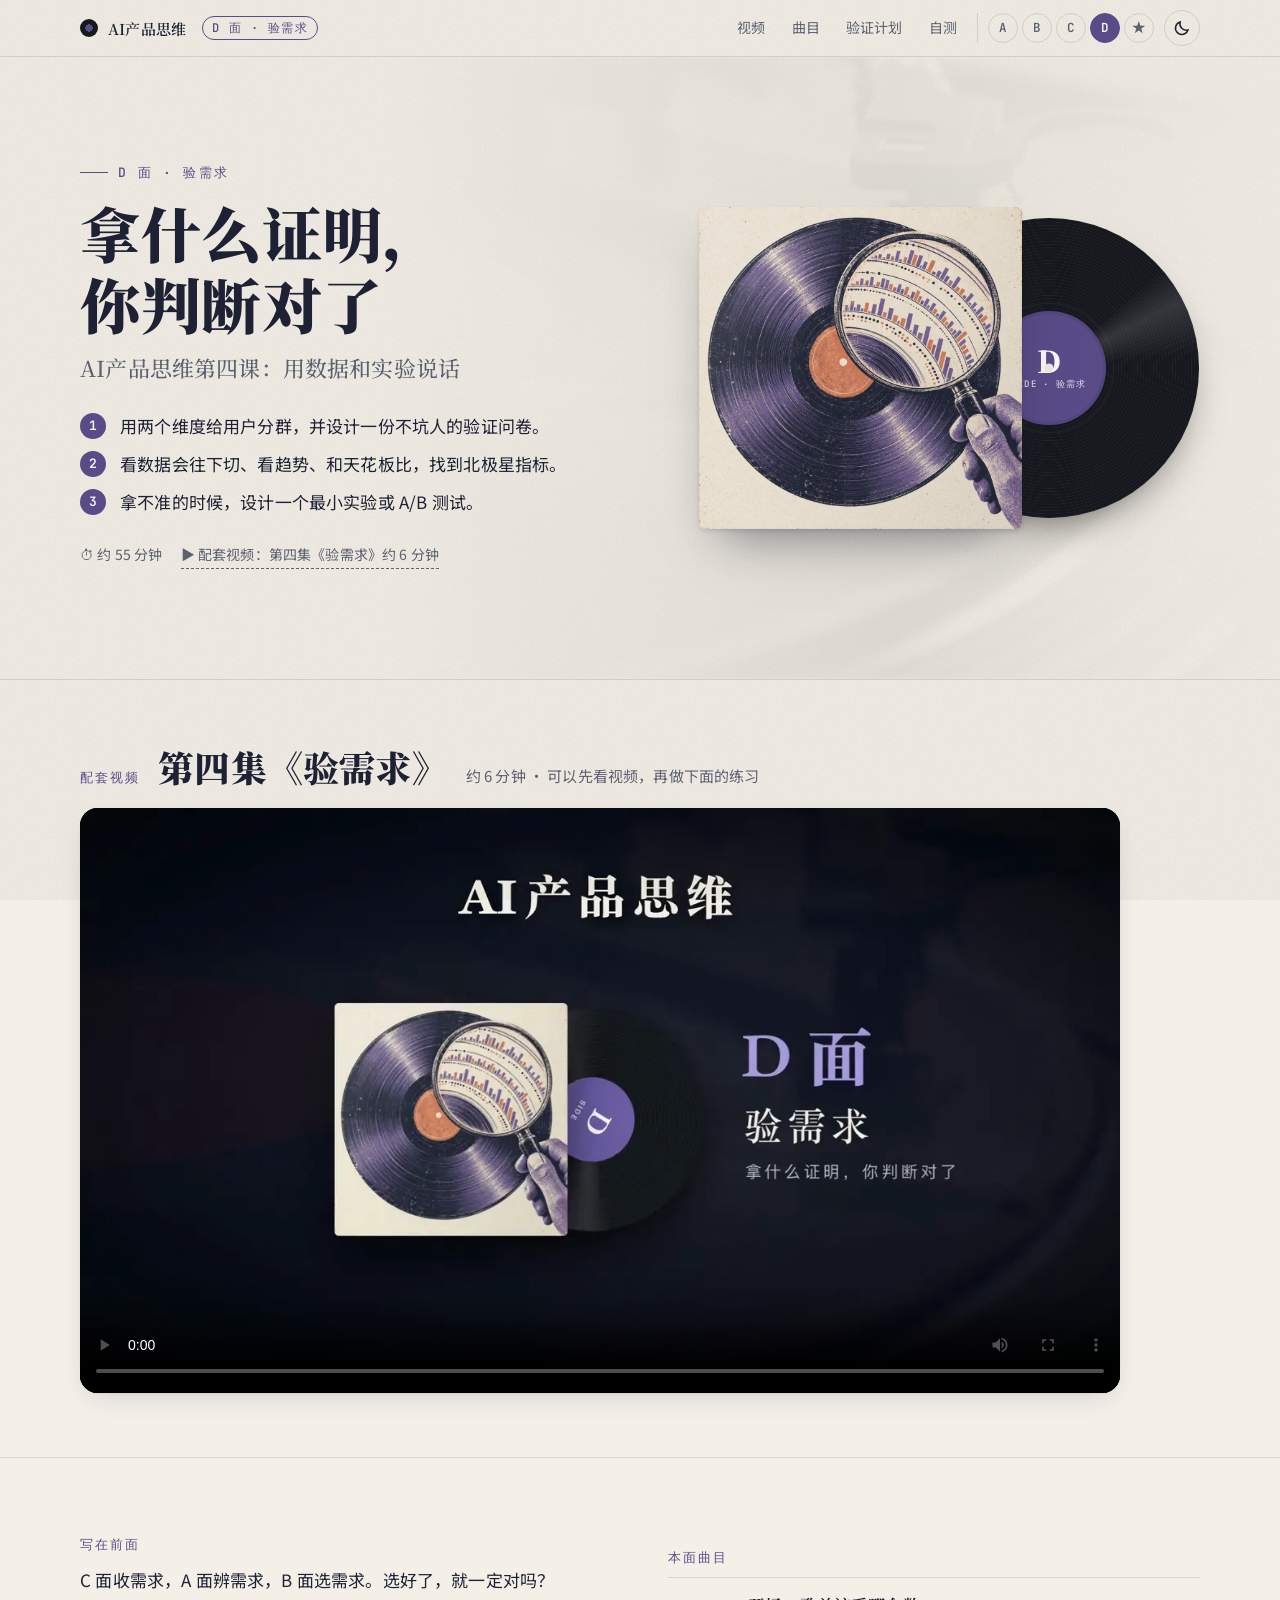
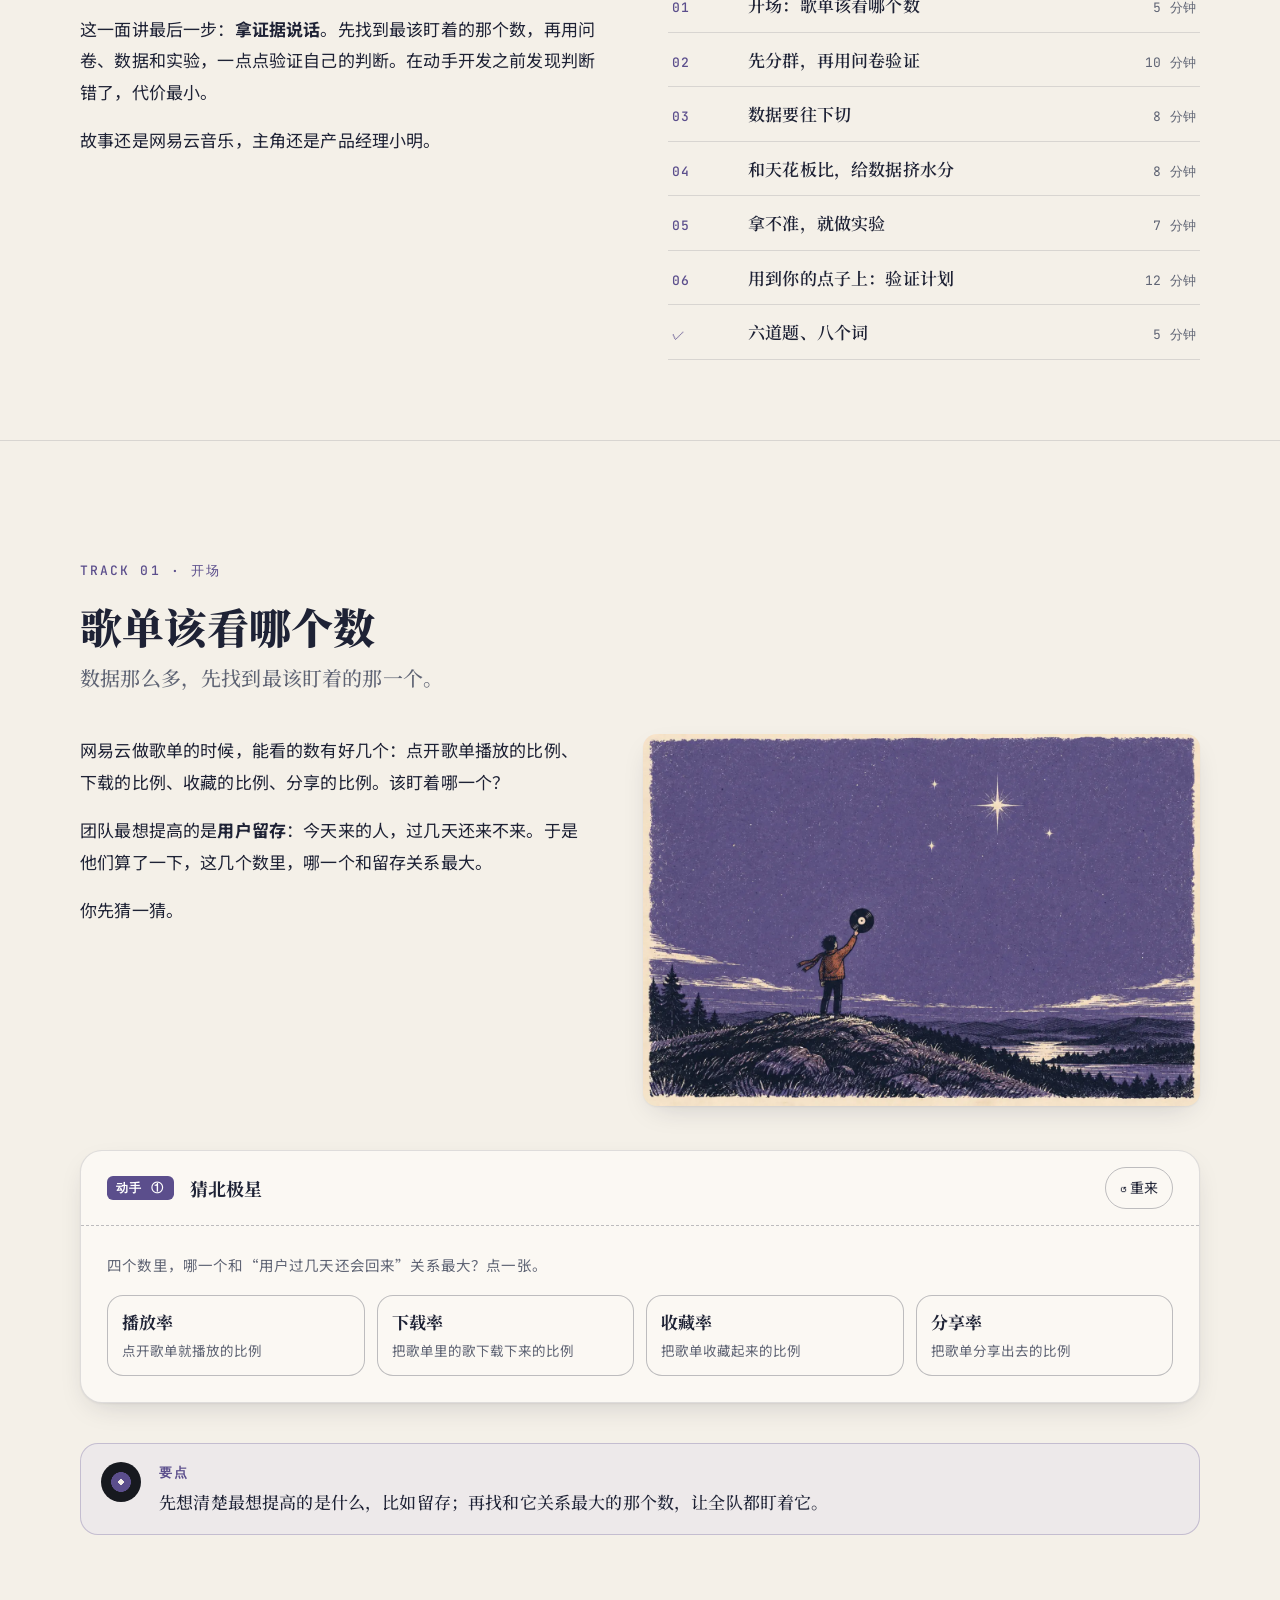
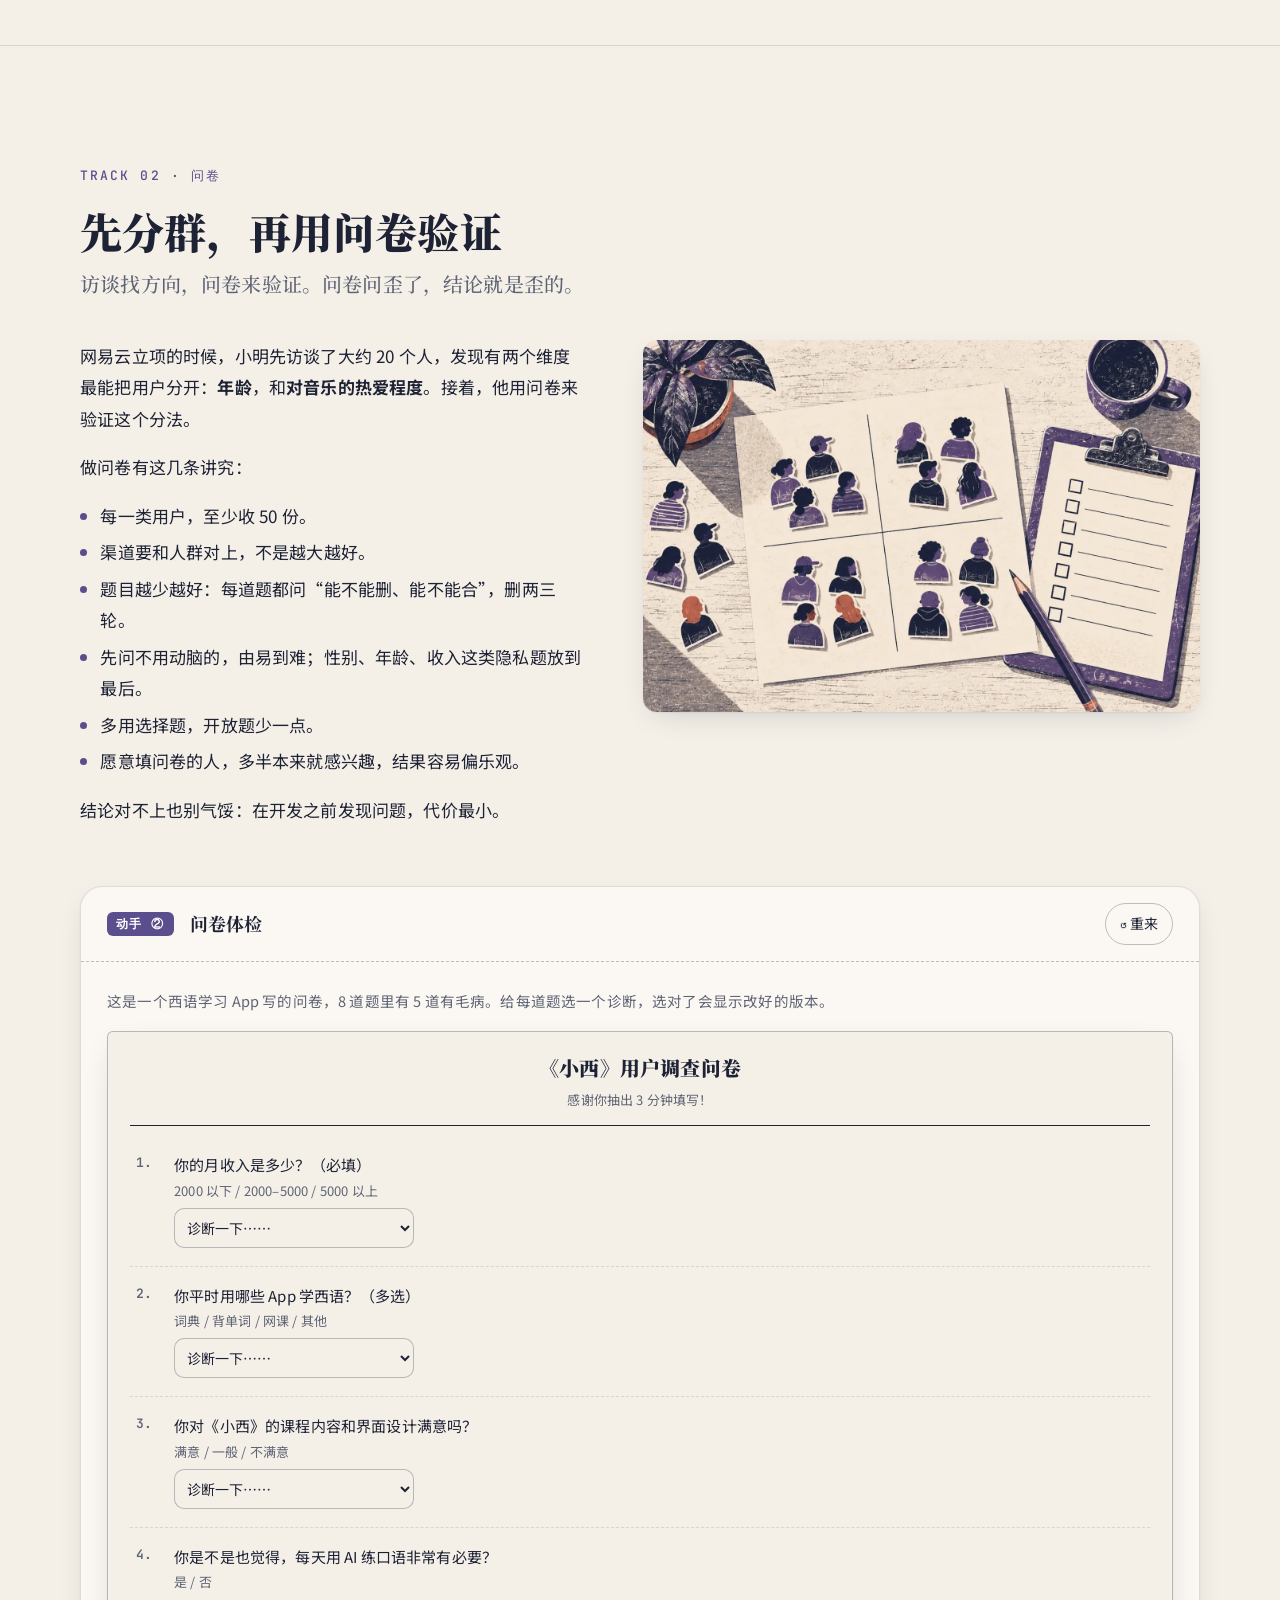
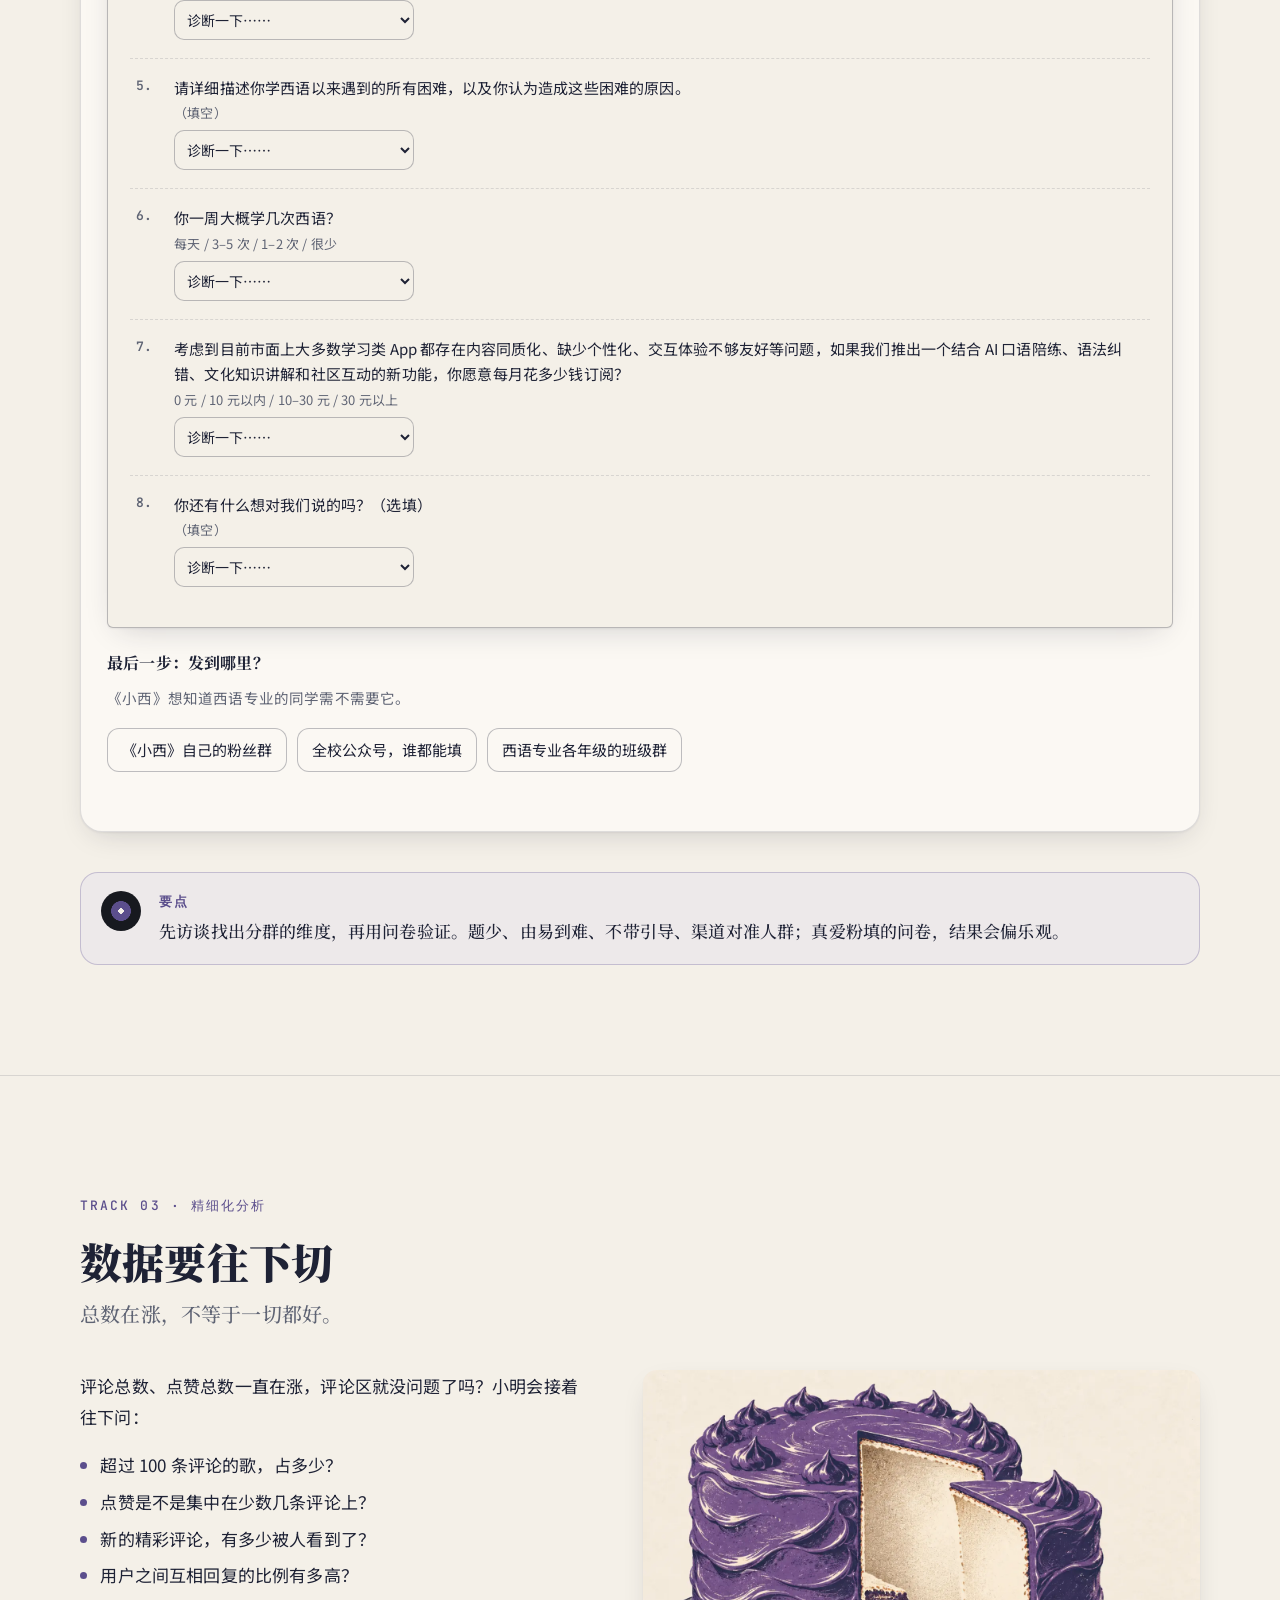
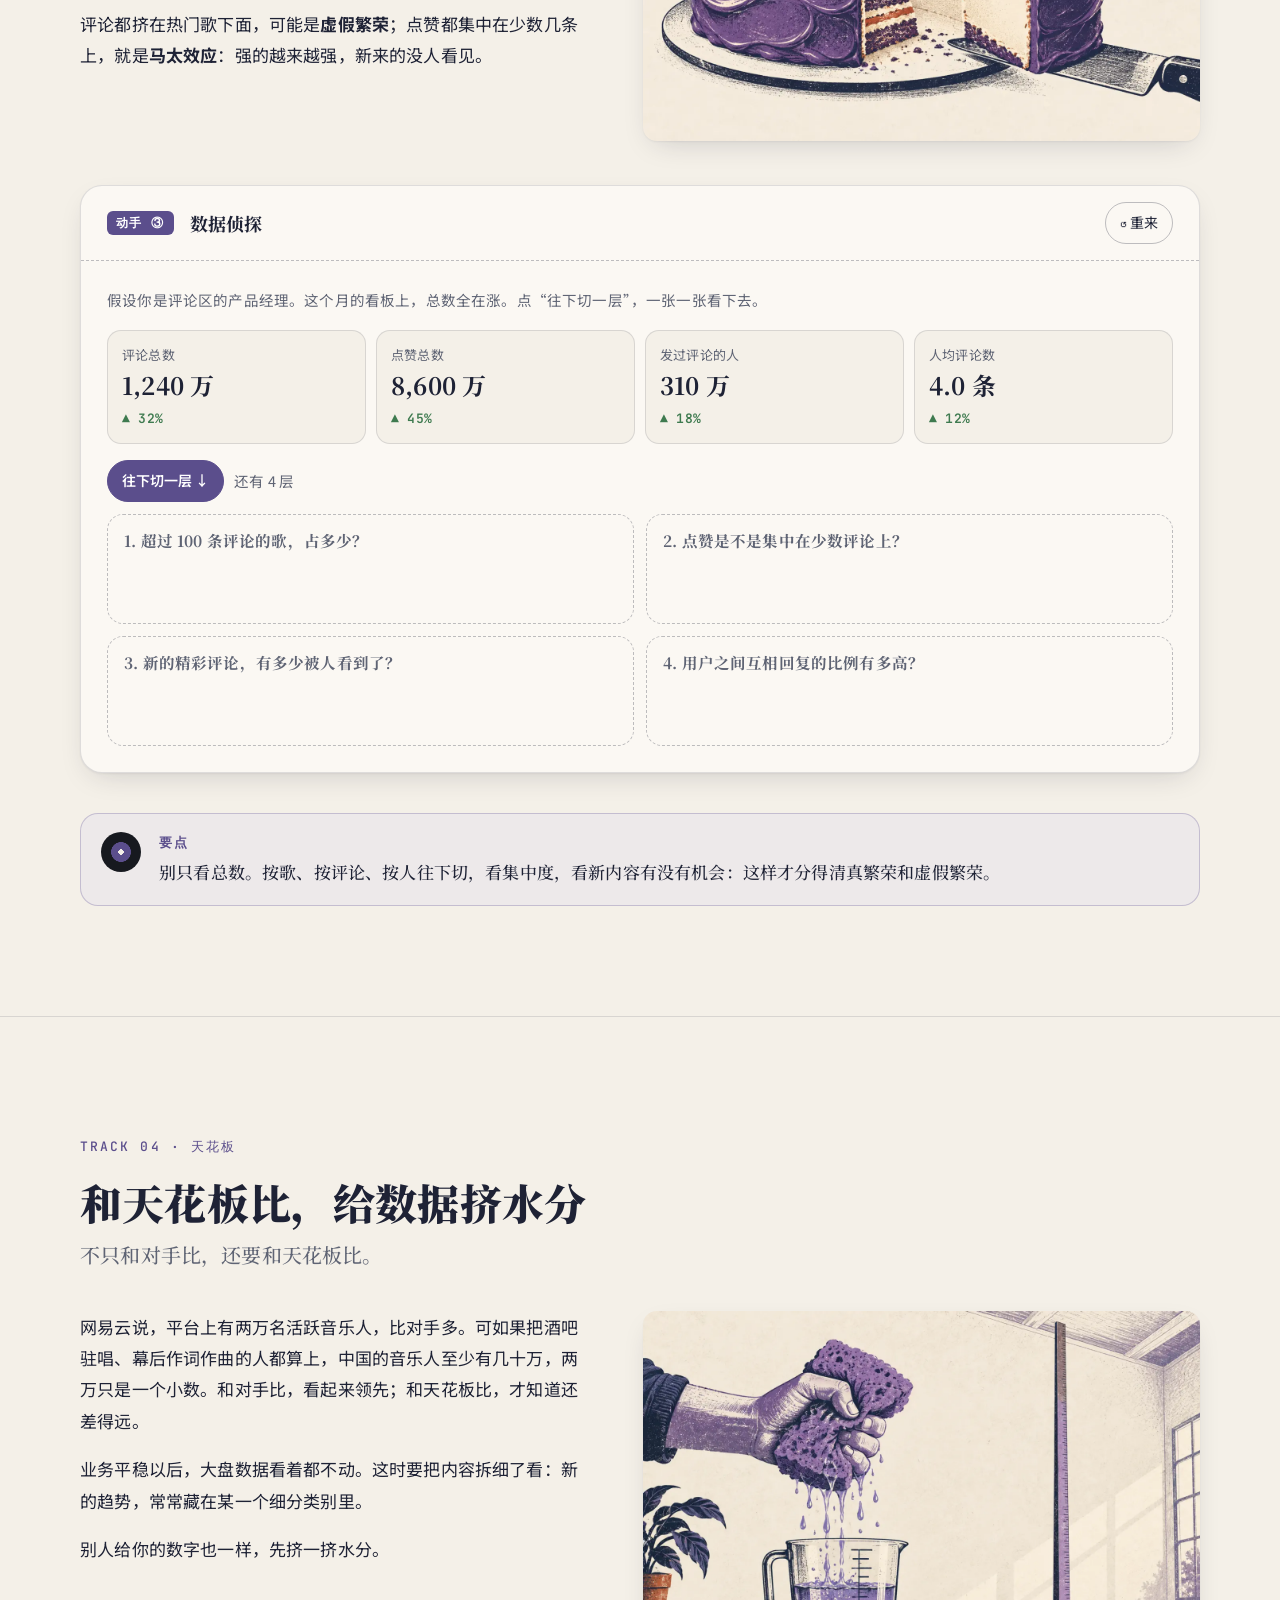
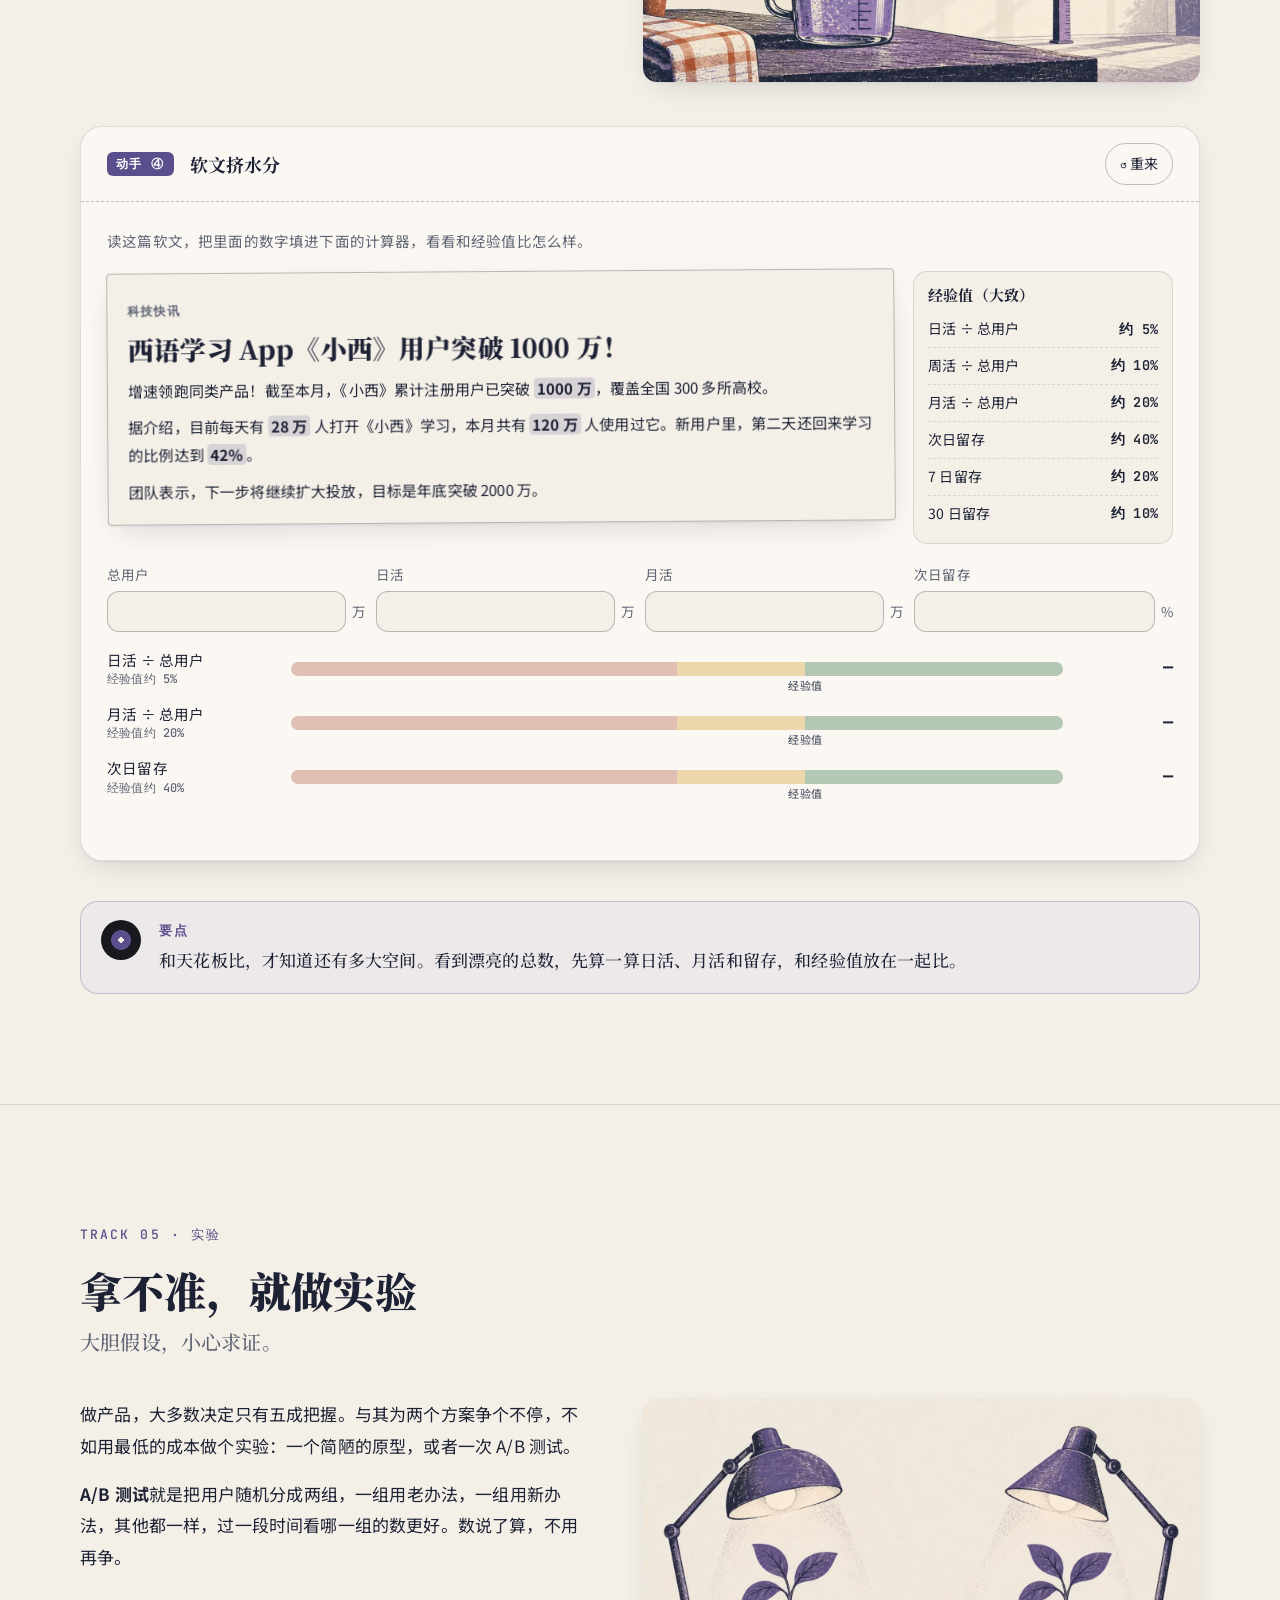
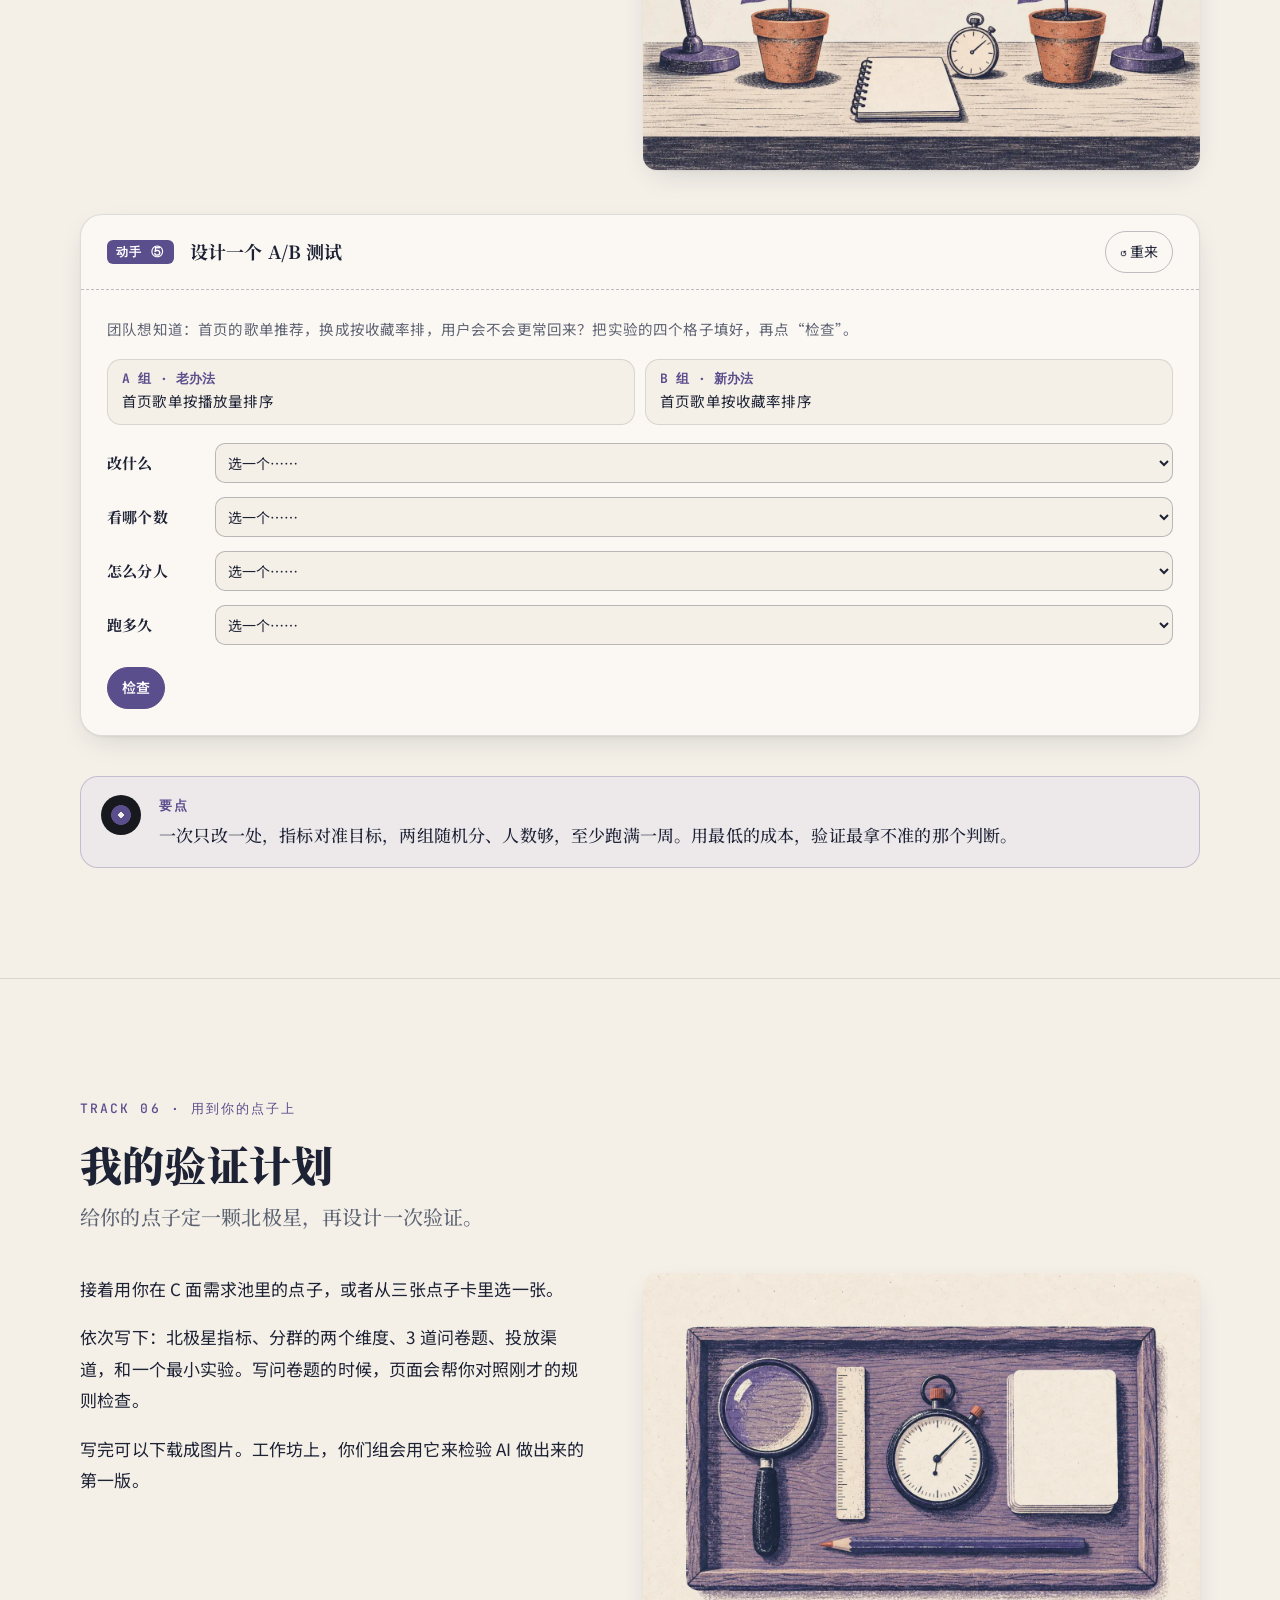
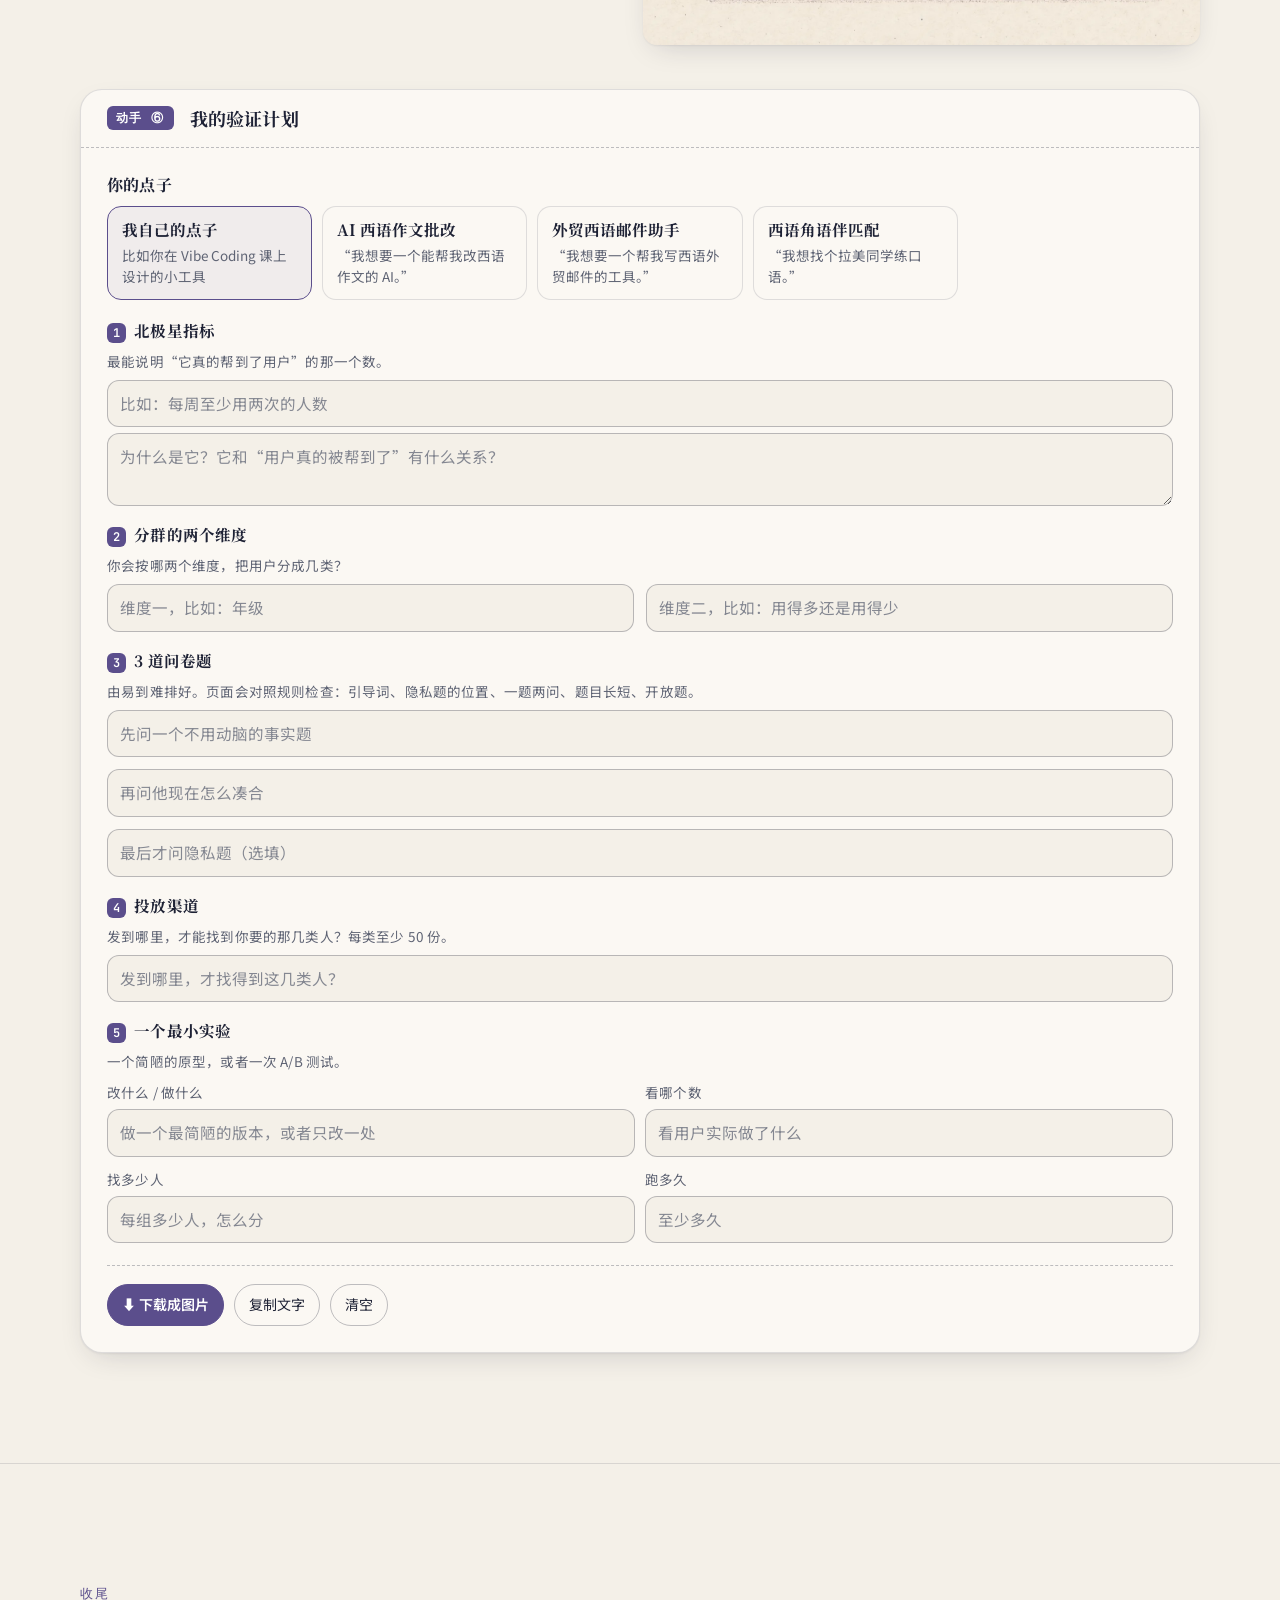
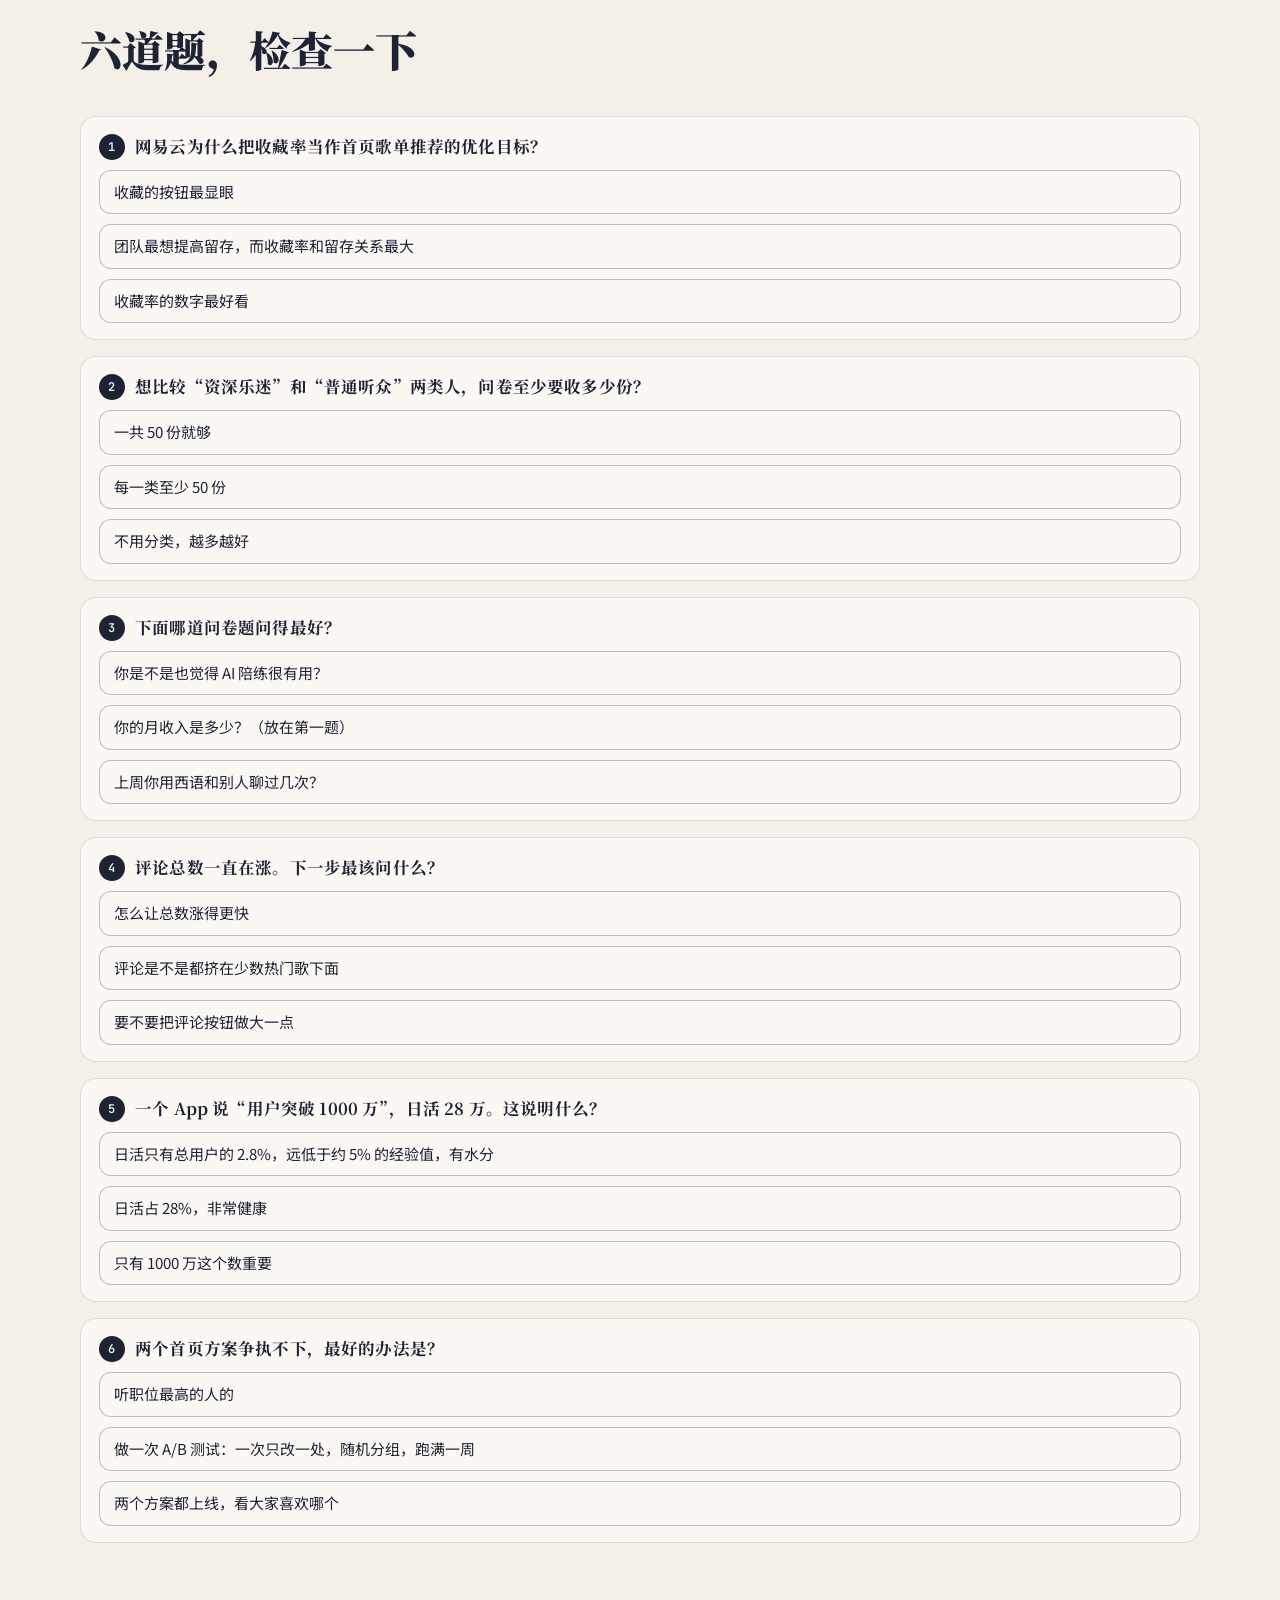
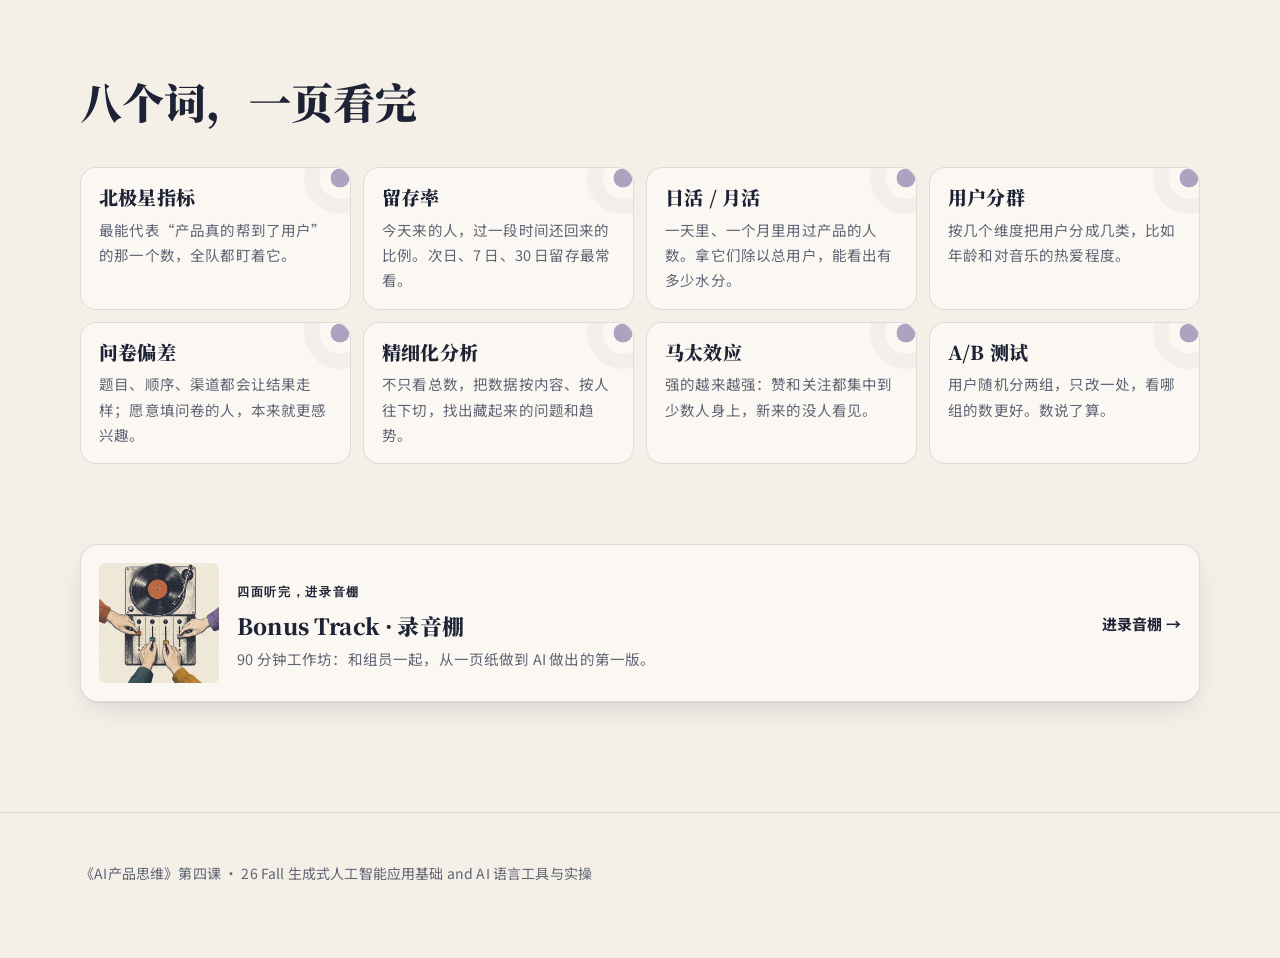
<file: d-side/index.html>
<!doctype html>
<html lang="zh-CN">
<head>
<meta charset="utf-8">
<meta name="viewport" content="width=device-width, initial-scale=1">
<title>验需求 · AI产品思维 D 面</title>
<meta name="description" content="AI产品思维 D 面：拿什么证明你判断对了。找北极星指标、用问卷验证分群、把数据往下切、和天花板比、做 A/B 测试。">
<script>
  try { var t = JSON.parse(localStorage.getItem("pt.theme")); if (t === "dark" || t === "light") document.documentElement.dataset.theme = t; } catch (e) {}
</script>
<link rel="preconnect" href="https://fonts.googleapis.com">
<link rel="preconnect" href="https://fonts.gstatic.com" crossorigin>
<link rel="stylesheet" href="https://fonts.googleapis.com/css2?family=JetBrains+Mono:wght@500;600&family=Noto+Sans+SC:wght@400;500;700&family=Noto+Serif+SC:wght@600;700;900&display=swap">
<link rel="stylesheet" href="../assets/course.css">
<link rel="icon" href="data:image/svg+xml,%3Csvg xmlns='http://www.w3.org/2000/svg' viewBox='0 0 32 32'%3E%3Ccircle cx='16' cy='16' r='15' fill='%2317191F'/%3E%3Ccircle cx='16' cy='16' r='6' fill='%235B4E8C'/%3E%3Ccircle cx='16' cy='16' r='1.4' fill='%23F4F0E8'/%3E%3C/svg%3E">
</head>
<body data-side="d">

<header class="topbar">
  <div class="wrap">
    <a class="brand" href="../"><span class="dot" aria-hidden="true"></span>AI产品思维</a>
    <span class="side-tag">D 面 · 验需求</span>
    <nav aria-label="页面导航">
      <a class="hide-sm" href="#video">视频</a>
      <a class="hide-sm" href="#tracks">曲目</a>
      <a class="hide-sm" href="#t06">验证计划</a>
      <a class="hide-sm" href="#check">自测</a>
      <span class="sidenav"><a href="../a-side/" title="A 面 · 看见人" aria-label="A 面 · 看见人">A</a><a href="../b-side/" title="B 面 · 做选择" aria-label="B 面 · 做选择">B</a><a href="../c-side/" title="C 面 · 收需求" aria-label="C 面 · 收需求">C</a><a href="../d-side/" title="D 面 · 验需求" aria-label="D 面 · 验需求" aria-current="page">D</a><a href="../studio/" title="Bonus Track · 录音棚" aria-label="Bonus Track · 录音棚">★</a></span>
      <button class="icon-btn" type="button" data-theme-toggle aria-label="切换深浅色"></button>
    </nav>
  </div>
  <div class="progress" aria-hidden="true"></div>
</header>

<main id="top">

  <section class="hero">
    <div class="hero-bg" aria-hidden="true">
      <video muted loop playsinline preload="none" poster="../assets/loop/vinyl-poster.webp" data-src="../assets/loop/vinyl.mp4"></video>
    </div>
    <div class="wrap">
      <div>
        <p class="eyebrow">D 面 · 验需求</p>
        <h1>拿什么证明，<br>你判断对了</h1>
        <p class="sub">AI产品思维第四课：用数据和实验说话</p>
        <ol class="goals" aria-label="学完能做到">
          <li>用两个维度给用户分群，并设计一份不坑人的验证问卷。</li>
          <li>看数据会往下切、看趋势、和天花板比，找到北极星指标。</li>
          <li>拿不准的时候，设计一个最小实验或 A/B 测试。</li>
        </ol>
        <p class="meta"><span>⏱ 约 55 分钟</span><span><a href="#video">▶ 配套视频：第四集《验需求》约 6 分钟</a></span></p>
      </div>
      <div class="record" role="img" aria-label="唱片封套：一只放大镜举在黑胶唱片上，镜片下的纹路变成了小小的柱状图">
        <div class="sleeve"><img src="../assets/img/d-cover.webp" alt="" width="900" height="900"></div>
        <div class="disc" aria-hidden="true">
          <div class="disc-spin"><div class="label"><span><b>D</b><small>SIDE · 验需求</small></span></div></div>
          <div class="hole"></div>
        </div>
      </div>
    </div>
  </section>

  <section class="watch" id="video">
    <div class="wrap">
      <div class="watch-head">
        <p class="track-no">配套视频</p>
        <h2>第四集《验需求》</h2>
        <span class="d">约 6 分钟 · 可以先看视频，再做下面的练习</span>
      </div>
      <div class="player">
        <video controls preload="metadata" playsinline poster="../assets/video/ep4-poster.webp">
          <source src="../assets/video/ep4.mp4" type="video/mp4">
          <track kind="subtitles" srclang="zh-CN" label="中文" src="../assets/video/ep4.vtt">
        </video>
      </div>
    </div>
  </section>

  <section class="track intro" id="tracks">
    <div class="wrap">
      <div class="intro-grid">
        <div class="prose fx">
          <p class="track-no">写在前面</p>
          <p>C 面收需求，A 面辨需求，B 面选需求。选好了，就一定对吗？</p>
          <p>这一面讲最后一步：<strong>拿证据说话</strong>。先找到最该盯着的那个数，再用问卷、数据和实验，一点点验证自己的判断。在动手开发之前发现判断错了，代价最小。</p>
          <p>故事还是网易云音乐，主角还是产品经理小明。</p>
        </div>
        <div class="fx">
          <p class="track-no">本面曲目</p>
          <ol class="tracklist">
            <li><a href="#t01"><span class="no">01</span><span class="t">开场：歌单该看哪个数</span><span class="d">5 分钟</span></a></li>
            <li><a href="#t02"><span class="no">02</span><span class="t">先分群，再用问卷验证</span><span class="d">10 分钟</span></a></li>
            <li><a href="#t03"><span class="no">03</span><span class="t">数据要往下切</span><span class="d">8 分钟</span></a></li>
            <li><a href="#t04"><span class="no">04</span><span class="t">和天花板比，给数据挤水分</span><span class="d">8 分钟</span></a></li>
            <li><a href="#t05"><span class="no">05</span><span class="t">拿不准，就做实验</span><span class="d">7 分钟</span></a></li>
            <li><a href="#t06"><span class="no">06</span><span class="t">用到你的点子上：验证计划</span><span class="d">12 分钟</span></a></li>
            <li><a href="#check"><span class="no">✓</span><span class="t">六道题、八个词</span><span class="d">5 分钟</span></a></li>
          </ol>
        </div>
      </div>
    </div>
  </section>

  <!-- ============ TRACK 01 ============ -->
  <section class="track" id="t01">
    <div class="wrap">
      <header class="track-head fx">
        <p class="track-no">TRACK 01 · 开场</p>
        <h2>歌单该看哪个数</h2>
        <p class="lede">数据那么多，先找到最该盯着的那一个。</p>
      </header>
      <div class="story">
        <div class="prose fx">
          <p>网易云做歌单的时候，能看的数有好几个：点开歌单播放的比例、下载的比例、收藏的比例、分享的比例。该盯着哪一个？</p>
          <p>团队最想提高的是<strong>用户留存</strong>：今天来的人，过几天还来不来。于是他们算了一下，这几个数里，哪一个和留存关系最大。</p>
          <p>你先猜一猜。</p>
        </div>
        <figure class="fx">
          <img src="../assets/img/d-t01.webp" alt="插画：夜里，一个人站在山坡上，把一张黑胶唱片举得高高的，像举着指南针，望向天上最亮的那颗星" width="1400" height="934" loading="lazy">
        </figure>
      </div>
      <div class="lab fx" id="lab1">
        <div class="lab-head">
          <span class="lab-tag">动手 ①</span><span class="lab-title">猜北极星</span><span class="spacer"></span>
          <button class="btn" type="button" id="lab1-reset">↺ 重来</button>
        </div>
        <div class="lab-body">
          <p class="lab-hint">四个数里，哪一个和“用户过几天还会回来”关系最大？点一张。</p>
          <div class="metrics" id="metrics" role="group" aria-label="四个歌单指标"></div>
          <div class="reveal" id="reveal1" aria-live="polite">
            <h4 id="reveal1-h">是收藏</h4>
            <p>收藏了一个歌单的人，过几天还会回来再听。随手点开播放，可能听两首就走了；下载和分享的人，又只是少数。</p>
            <p>于是，首页的歌单推荐就以收藏率为目标来优化。像这样一个最能代表“产品真的帮到了用户”、全队都盯着的数，叫<strong>北极星指标</strong>。</p>
          </div>
        </div>
      </div>
      <aside class="takeaway fx"><div><h3>要点</h3><p>先想清楚最想提高的是什么，比如留存；再找和它关系最大的那个数，让全队都盯着它。</p></div></aside>
    </div>
  </section>

  <!-- ============ TRACK 02 ============ -->
  <section class="track" id="t02">
    <div class="wrap">
      <header class="track-head fx">
        <p class="track-no">TRACK 02 · 问卷</p>
        <h2>先分群，再用问卷验证</h2>
        <p class="lede">访谈找方向，问卷来验证。问卷问歪了，结论就是歪的。</p>
      </header>
      <div class="story">
        <div class="prose fx">
          <p>网易云立项的时候，小明先访谈了大约 20 个人，发现有两个维度最能把用户分开：<strong>年龄</strong>，和<strong>对音乐的热爱程度</strong>。接着，他用问卷来验证这个分法。</p>
          <p>做问卷有这几条讲究：</p>
          <ul>
            <li>每一类用户，至少收 50 份。</li>
            <li>渠道要和人群对上，不是越大越好。</li>
            <li>题目越少越好：每道题都问“能不能删、能不能合”，删两三轮。</li>
            <li>先问不用动脑的，由易到难；性别、年龄、收入这类隐私题放到最后。</li>
            <li>多用选择题，开放题少一点。</li>
            <li>愿意填问卷的人，多半本来就感兴趣，结果容易偏乐观。</li>
          </ul>
          <p>结论对不上也别气馁：在开发之前发现问题，代价最小。</p>
        </div>
        <figure class="fx">
          <img src="../assets/img/d-t02.webp" alt="插画：书桌上一张画着田字格的大纸，纸剪的小人被分进四个格子，旁边是一块夹着空白问卷的写字板和一支铅笔" width="1400" height="934" loading="lazy">
        </figure>
      </div>
      <div class="lab fx" id="lab2">
        <div class="lab-head">
          <span class="lab-tag">动手 ②</span><span class="lab-title">问卷体检</span><span class="spacer"></span>
          <button class="btn" type="button" id="lab2-reset">↺ 重来</button>
        </div>
        <div class="lab-body">
          <p class="lab-hint">这是一个西语学习 App 写的问卷，8 道题里有 5 道有毛病。给每道题选一个诊断，选对了会显示改好的版本。</p>
          <div class="sheet">
            <div class="sheet-head"><b>《小西》用户调查问卷</b><span>感谢你抽出 3 分钟填写！</span></div>
            <div class="survey" id="survey"></div>
          </div>
          <h4 class="sub-h" style="margin-top:24px">最后一步：发到哪里？</h4>
          <p class="lab-hint">《小西》想知道西语专业的同学需不需要它。</p>
          <div class="choices" id="channels" role="group" aria-label="投放渠道"></div>
          <p class="toast" id="channel-msg" style="margin-top:10px"></p>
          <div class="reveal" id="reveal2" aria-live="polite">
            <h4>这份问卷，现在能发了</h4>
            <p>改完以后：隐私题挪到了最后，一道题只问一件事，不带引导，开放题只留最后一道，长题拆短。再发到和目标人群对得上的渠道，每类人至少收 50 份。</p>
          </div>
        </div>
      </div>
      <aside class="takeaway fx"><div><h3>要点</h3><p>先访谈找出分群的维度，再用问卷验证。题少、由易到难、不带引导、渠道对准人群；真爱粉填的问卷，结果会偏乐观。</p></div></aside>
    </div>
  </section>

  <!-- ============ TRACK 03 ============ -->
  <section class="track" id="t03">
    <div class="wrap">
      <header class="track-head fx">
        <p class="track-no">TRACK 03 · 精细化分析</p>
        <h2>数据要往下切</h2>
        <p class="lede">总数在涨，不等于一切都好。</p>
      </header>
      <div class="story">
        <div class="prose fx">
          <p>评论总数、点赞总数一直在涨，评论区就没问题了吗？小明会接着往下问：</p>
          <ul>
            <li>超过 100 条评论的歌，占多少？</li>
            <li>点赞是不是集中在少数几条评论上？</li>
            <li>新的精彩评论，有多少被人看到了？</li>
            <li>用户之间互相回复的比例有多高？</li>
          </ul>
          <p>评论都挤在热门歌下面，可能是<strong>虚假繁荣</strong>；点赞都集中在少数几条上，就是<strong>马太效应</strong>：强的越来越强，新来的没人看见。</p>
        </div>
        <figure class="fx">
          <img src="../assets/img/d-t03.webp" alt="插画：一把刀从一个高高的奶油蛋糕上切下一块，外面的奶油又厚又亮，切开才发现里面大半是空的" width="1400" height="934" loading="lazy">
        </figure>
      </div>
      <div class="lab fx" id="lab3">
        <div class="lab-head">
          <span class="lab-tag">动手 ③</span><span class="lab-title">数据侦探</span><span class="spacer"></span>
          <button class="btn" type="button" id="lab3-reset">↺ 重来</button>
        </div>
        <div class="lab-body">
          <p class="lab-hint">假设你是评论区的产品经理。这个月的看板上，总数全在涨。点“往下切一层”，一张一张看下去。</p>
          <div class="dash" aria-label="本月看板">
            <div class="kpi"><span>评论总数</span><b>1,240 万</b><em>▲ 32%</em></div>
            <div class="kpi"><span>点赞总数</span><b>8,600 万</b><em>▲ 45%</em></div>
            <div class="kpi"><span>发过评论的人</span><b>310 万</b><em>▲ 18%</em></div>
            <div class="kpi"><span>人均评论数</span><b>4.0 条</b><em>▲ 12%</em></div>
          </div>
          <div class="drill-bar">
            <button class="btn primary" type="button" id="drill-btn">往下切一层 ↓</button>
            <span class="lab-hint" style="margin:0" id="drill-left">还有 4 层</span>
          </div>
          <div class="drill" id="drill"></div>
          <div id="judge" hidden>
            <h4 class="sub-h" style="margin-top:22px">四层都切开了。评论区现在是……</h4>
            <div class="choices" id="judge-choices" role="group" aria-label="判断"></div>
          </div>
          <div class="reveal" id="reveal3" aria-live="polite">
            <h4 id="reveal3-h">看起来热闹，其实是虚假繁荣</h4>
            <p>总数在涨，可评论挤在极少数热门歌下面，赞被少数几条评论拿走，新评论几乎没人看见，大家也很少互相回复。只看总数，这些全藏起来了。</p>
            <p>往下切一层，问题才露出来；露出来了，才知道下一步该做什么，比如让新的好评论也有机会被看到。</p>
          </div>
        </div>
      </div>
      <aside class="takeaway fx"><div><h3>要点</h3><p>别只看总数。按歌、按评论、按人往下切，看集中度，看新内容有没有机会：这样才分得清真繁荣和虚假繁荣。</p></div></aside>
    </div>
  </section>

  <!-- ============ TRACK 04 ============ -->
  <section class="track" id="t04">
    <div class="wrap">
      <header class="track-head fx">
        <p class="track-no">TRACK 04 · 天花板</p>
        <h2>和天花板比，给数据挤水分</h2>
        <p class="lede">不只和对手比，还要和天花板比。</p>
      </header>
      <div class="story">
        <div class="prose fx">
          <p>网易云说，平台上有两万名活跃音乐人，比对手多。可如果把酒吧驻唱、幕后作词作曲的人都算上，中国的音乐人至少有几十万，两万只是一个小数。和对手比，看起来领先；和天花板比，才知道还差得远。</p>
          <p>业务平稳以后，大盘数据看着都不动。这时要把内容拆细了看：新的趋势，常常藏在某一个细分类别里。</p>
          <p>别人给你的数字也一样，先挤一挤水分。</p>
        </div>
        <figure class="fx">
          <img src="../assets/img/d-t04.webp" alt="插画：一只手把一块大海绵里的水拧进量杯，旁边立着一把长长的尺子，一直伸向很高的天花板" width="1400" height="934" loading="lazy">
        </figure>
      </div>
      <div class="lab fx" id="lab4">
        <div class="lab-head">
          <span class="lab-tag">动手 ④</span><span class="lab-title">软文挤水分</span><span class="spacer"></span>
          <button class="btn" type="button" id="lab4-reset">↺ 重来</button>
        </div>
        <div class="lab-body">
          <p class="lab-hint">读这篇软文，把里面的数字填进下面的计算器，看看和经验值比怎么样。</p>
          <div class="squeeze">
            <article class="clip">
              <span class="kick">科技快讯</span>
              <h5>西语学习 App《小西》用户突破 1000 万！</h5>
              <p>增速领跑同类产品！截至本月，《小西》累计注册用户已突破 <mark>1000 万</mark>，覆盖全国 300 多所高校。</p>
              <p>据介绍，目前每天有 <mark>28 万</mark> 人打开《小西》学习，本月共有 <mark>120 万</mark> 人使用过它。新用户里，第二天还回来学习的比例达到 <mark>42%</mark>。</p>
              <p>团队表示，下一步将继续扩大投放，目标是年底突破 2000 万。</p>
            </article>
            <aside class="bench">
              <b>经验值（大致）</b>
              <table>
                <tr><td>日活 ÷ 总用户</td><td>约 5%</td></tr>
                <tr><td>周活 ÷ 总用户</td><td>约 10%</td></tr>
                <tr><td>月活 ÷ 总用户</td><td>约 20%</td></tr>
                <tr><td>次日留存</td><td>约 40%</td></tr>
                <tr><td>7 日留存</td><td>约 20%</td></tr>
                <tr><td>30 日留存</td><td>约 10%</td></tr>
              </table>
            </aside>
          </div>
          <div class="calc" id="calc">
            <label>总用户<span class="num"><input type="text" inputmode="decimal" data-k="total" aria-label="总用户（万）"><span class="unit">万</span></span></label>
            <label>日活<span class="num"><input type="text" inputmode="decimal" data-k="dau" aria-label="日活（万）"><span class="unit">万</span></span></label>
            <label>月活<span class="num"><input type="text" inputmode="decimal" data-k="mau" aria-label="月活（万）"><span class="unit">万</span></span></label>
            <label>次日留存<span class="num"><input type="text" inputmode="decimal" data-k="d1" aria-label="次日留存（%）"><span class="unit">%</span></span></label>
          </div>
          <div class="gauges" id="gauges"></div>
          <p class="toast" id="calc-msg" style="margin-top:14px"></p>
          <div class="reveal" id="reveal4" aria-live="polite">
            <h4>1000 万里，有不少水分</h4>
            <p>日活只有总用户的 2.8%，月活 12%，都远低于经验值：1000 万人里，大部分注册了就没再来。次日留存 42% 倒是不错，说明新来的人里，确实有人喜欢它。</p>
            <p>“累计注册用户”是一个只涨不跌的数。真正该看的，是日活、月活和留存；再和天花板比一比：全国学西语的人有多少，它占了几成？</p>
          </div>
        </div>
      </div>
      <aside class="takeaway fx"><div><h3>要点</h3><p>和天花板比，才知道还有多大空间。看到漂亮的总数，先算一算日活、月活和留存，和经验值放在一起比。</p></div></aside>
    </div>
  </section>

  <!-- ============ TRACK 05 ============ -->
  <section class="track" id="t05">
    <div class="wrap">
      <header class="track-head fx">
        <p class="track-no">TRACK 05 · 实验</p>
        <h2>拿不准，就做实验</h2>
        <p class="lede">大胆假设，小心求证。</p>
      </header>
      <div class="story">
        <div class="prose fx">
          <p>做产品，大多数决定只有五成把握。与其为两个方案争个不停，不如用最低的成本做个实验：一个简陋的原型，或者一次 A/B 测试。</p>
          <p><strong>A/B 测试</strong>就是把用户随机分成两组，一组用老办法，一组用新办法，其他都一样，过一段时间看哪一组的数更好。数说了算，不用再争。</p>
        </div>
        <figure class="fx">
          <img src="../assets/img/d-t05.webp" alt="插画：两盆一模一样的小苗并排放着，各自在一盏台灯下，中间放着一个本子和一块秒表" width="1400" height="934" loading="lazy">
        </figure>
      </div>
      <div class="lab fx" id="lab5">
        <div class="lab-head">
          <span class="lab-tag">动手 ⑤</span><span class="lab-title">设计一个 A/B 测试</span><span class="spacer"></span>
          <button class="btn" type="button" id="lab5-reset">↺ 重来</button>
        </div>
        <div class="lab-body">
          <p class="lab-hint">团队想知道：首页的歌单推荐，换成按收藏率排，用户会不会更常回来？把实验的四个格子填好，再点“检查”。</p>
          <div class="ab-scene">
            <div><b>A 组 · 老办法</b>首页歌单按播放量排序</div>
            <div><b>B 组 · 新办法</b>首页歌单按收藏率排序</div>
          </div>
          <div class="abt" id="abt"></div>
          <div class="actions" style="border-top:0;padding-top:0">
            <button class="btn primary" type="button" id="ab-check">检查</button>
            <span class="toast" id="ab-msg"></span>
          </div>
          <div class="reveal" id="reveal5" aria-live="polite">
            <h4>这个实验可以开跑了</h4>
            <p>一次只改排序这一处，两组用户随机分、人数够，看收藏率和 7 日留存，跑满一周。跑完就知道：按收藏率排，用户是不是更愿意收藏、更常回来。</p>
            <p>拿不准的时候，这样一个小实验，比开十次会都管用。</p>
          </div>
        </div>
      </div>
      <aside class="takeaway fx"><div><h3>要点</h3><p>一次只改一处，指标对准目标，两组随机分、人数够，至少跑满一周。用最低的成本，验证最拿不准的那个判断。</p></div></aside>
    </div>
  </section>

  <!-- ============ TRACK 06 ============ -->
  <section class="track" id="t06">
    <div class="wrap">
      <header class="track-head fx">
        <p class="track-no">TRACK 06 · 用到你的点子上</p>
        <h2>我的验证计划</h2>
        <p class="lede">给你的点子定一颗北极星，再设计一次验证。</p>
      </header>
      <div class="story">
        <div class="prose fx">
          <p>接着用你在 C 面需求池里的点子，或者从三张点子卡里选一张。</p>
          <p>依次写下：北极星指标、分群的两个维度、3 道问卷题、投放渠道，和一个最小实验。写问卷题的时候，页面会帮你对照刚才的规则检查。</p>
          <p>写完可以下载成图片。工作坊上，你们组会用它来检验 AI 做出来的第一版。</p>
        </div>
        <figure class="fx">
          <img src="../assets/img/d-t06.webp" alt="插画：俯视的木托盘里整齐摆着一只放大镜、一把小尺子、一块秒表、一叠空白卡片和一支铅笔" width="1400" height="934" loading="lazy">
        </figure>
      </div>
      <div class="lab fx" id="lab6">
        <div class="lab-head"><span class="lab-tag">动手 ⑥</span><span class="lab-title">我的验证计划</span></div>
        <div class="lab-body">
          <h4 class="sub-h">你的点子</h4>
          <div class="ideas" id="ideas" role="group" aria-label="选择点子"></div>
          <div class="form" id="vform">
            <div class="field">
              <label for="v-star">北极星指标</label>
              <p class="help">最能说明“它真的帮到了用户”的那一个数。</p>
              <input type="text" id="v-star" data-k="star">
              <textarea rows="2" data-k="starWhy" aria-label="为什么是它"></textarea>
            </div>
            <div class="field">
              <span class="lbl">分群的两个维度</span>
              <p class="help">你会按哪两个维度，把用户分成几类？</p>
              <div class="two">
                <input type="text" data-k="dim1" aria-label="维度一">
                <input type="text" data-k="dim2" aria-label="维度二">
              </div>
            </div>
            <div class="field">
              <span class="lbl">3 道问卷题</span>
              <p class="help">由易到难排好。页面会对照规则检查：引导词、隐私题的位置、一题两问、题目长短、开放题。</p>
              <div class="qrows" id="qrows"></div>
            </div>
            <div class="field">
              <label for="v-channel">投放渠道</label>
              <p class="help">发到哪里，才能找到你要的那几类人？每类至少 50 份。</p>
              <input type="text" id="v-channel" data-k="channel">
            </div>
            <div class="field">
              <span class="lbl">一个最小实验</span>
              <p class="help">一个简陋的原型，或者一次 A/B 测试。</p>
              <div class="four">
                <label>改什么 / 做什么<input type="text" data-k="exWhat"></label>
                <label>看哪个数<input type="text" data-k="exMetric"></label>
                <label>找多少人<input type="text" data-k="exWho"></label>
                <label>跑多久<input type="text" data-k="exLong"></label>
              </div>
            </div>
          </div>
          <div class="actions">
            <button class="btn primary" type="button" id="v-png">⬇ 下载成图片</button>
            <button class="btn" type="button" id="v-copy">复制文字</button>
            <button class="btn" type="button" id="v-clear">清空</button>
            <span class="saved" id="v-saved" aria-live="polite"></span>
          </div>
        </div>
      </div>
    </div>
  </section>

  <section class="track" id="check">
    <div class="wrap">
      <header class="track-head fx"><p class="track-no">收尾</p><h2>六道题，检查一下</h2></header>
      <div id="quiz" class="fx"></div>
      <header class="track-head fx" style="margin-top:clamp(48px,7vw,80px)"><h2>八个词，一页看完</h2></header>
      <dl class="glossary fx">
        <div class="term"><dt>北极星指标</dt><dd>最能代表“产品真的帮到了用户”的那一个数，全队都盯着它。</dd></div>
        <div class="term"><dt>留存率</dt><dd>今天来的人，过一段时间还回来的比例。次日、7 日、30 日留存最常看。</dd></div>
        <div class="term"><dt>日活 / 月活</dt><dd>一天里、一个月里用过产品的人数。拿它们除以总用户，能看出有多少水分。</dd></div>
        <div class="term"><dt>用户分群</dt><dd>按几个维度把用户分成几类，比如年龄和对音乐的热爱程度。</dd></div>
        <div class="term"><dt>问卷偏差</dt><dd>题目、顺序、渠道都会让结果走样；愿意填问卷的人，本来就更感兴趣。</dd></div>
        <div class="term"><dt>精细化分析</dt><dd>不只看总数，把数据按内容、按人往下切，找出藏起来的问题和趋势。</dd></div>
        <div class="term"><dt>马太效应</dt><dd>强的越来越强：赞和关注都集中到少数人身上，新来的没人看见。</dd></div>
        <div class="term"><dt>A/B 测试</dt><dd>用户随机分两组，只改一处，看哪组的数更好。数说了算。</dd></div>
      </dl>
      <div style="margin-top:clamp(48px,7vw,80px)" class="fx">
        <a class="next-side" href="../studio/" style="--accent:var(--ink)">
          <img src="../assets/img/ws-cover.webp" alt="" width="120" height="120">
          <div><span class="k">四面听完，进录音棚</span><b>Bonus Track · 录音棚</b><span>90 分钟工作坊：和组员一起，从一页纸做到 AI 做出的第一版。</span></div>
          <span class="go">进录音棚 →</span>
        </a>
      </div>
    </div>
  </section>

</main>

<footer class="foot">
  <div class="wrap"><p>《AI产品思维》第四课 · 26 Fall 生成式人工智能应用基础 and AI 语言工具与实操</p></div>
</footer>

<script src="../assets/course.js"></script>
<script src="labs.js"></script>
</body>
</html>
</file>
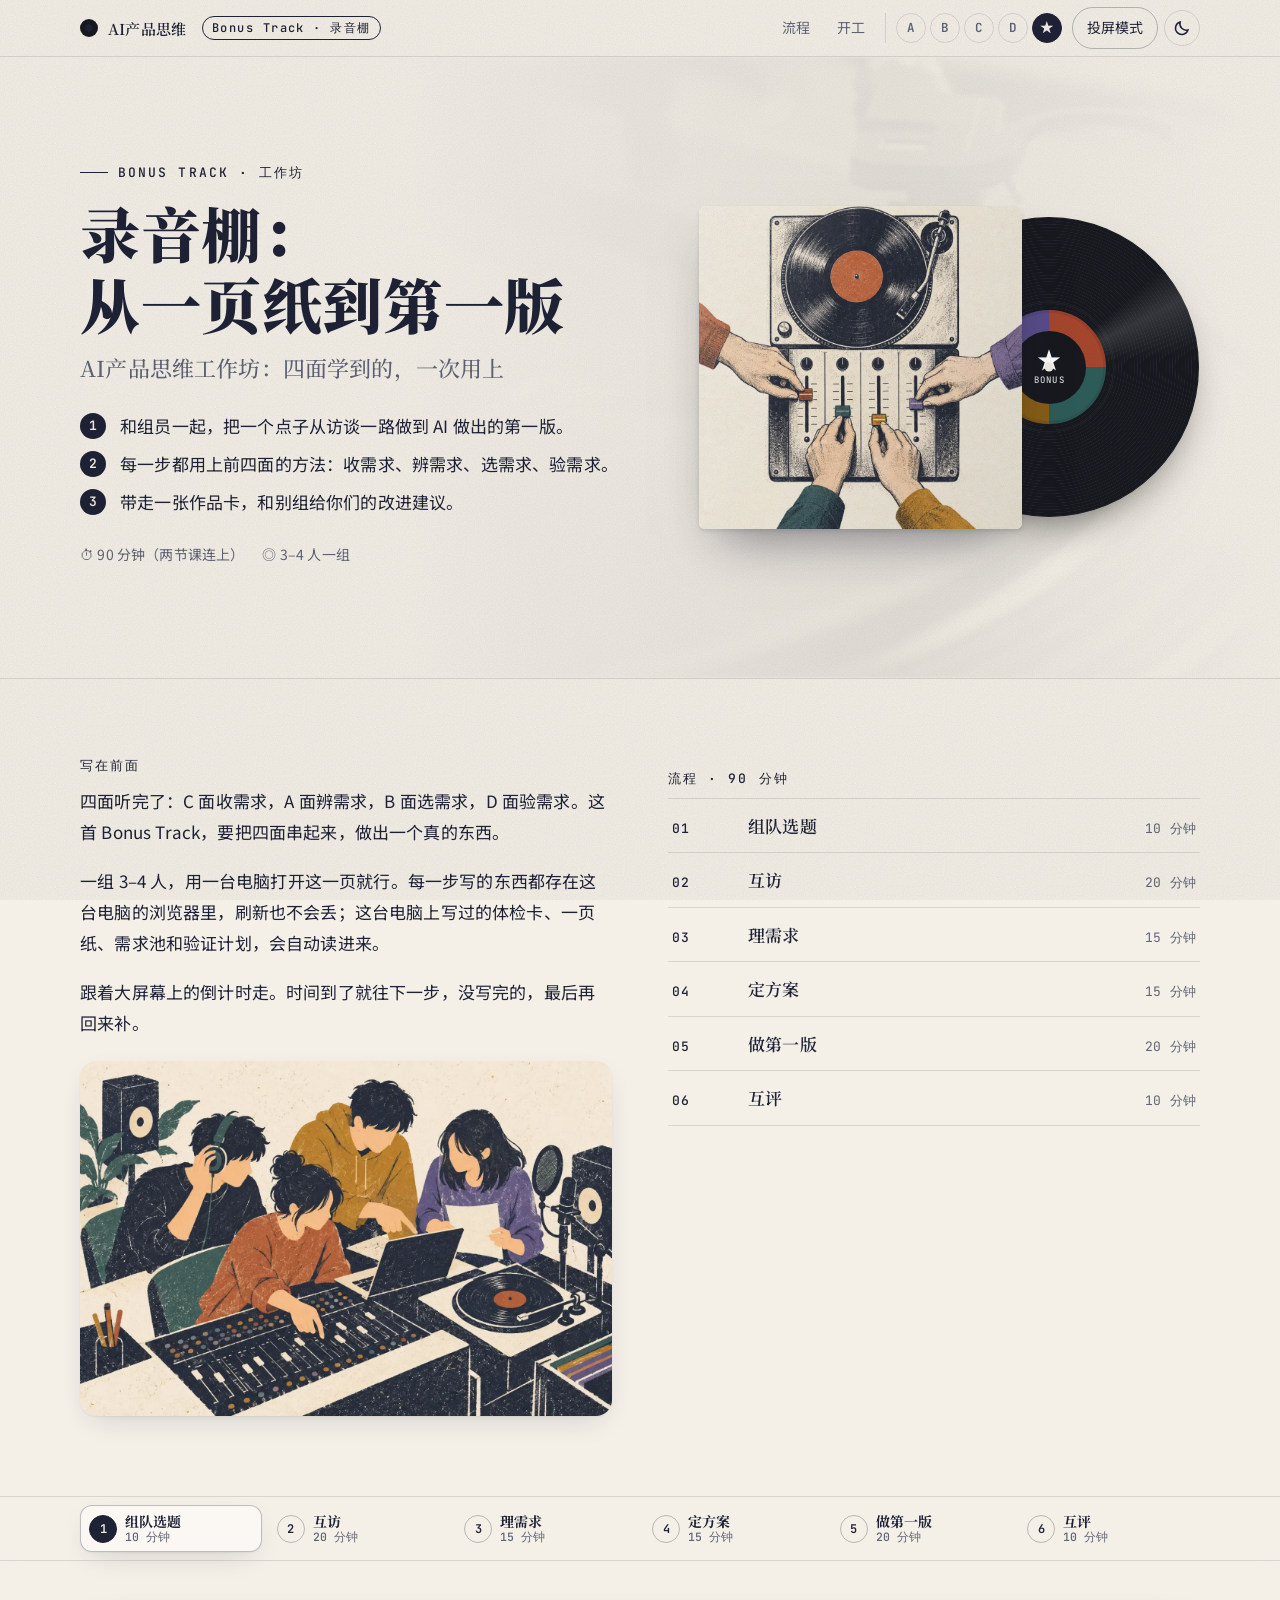
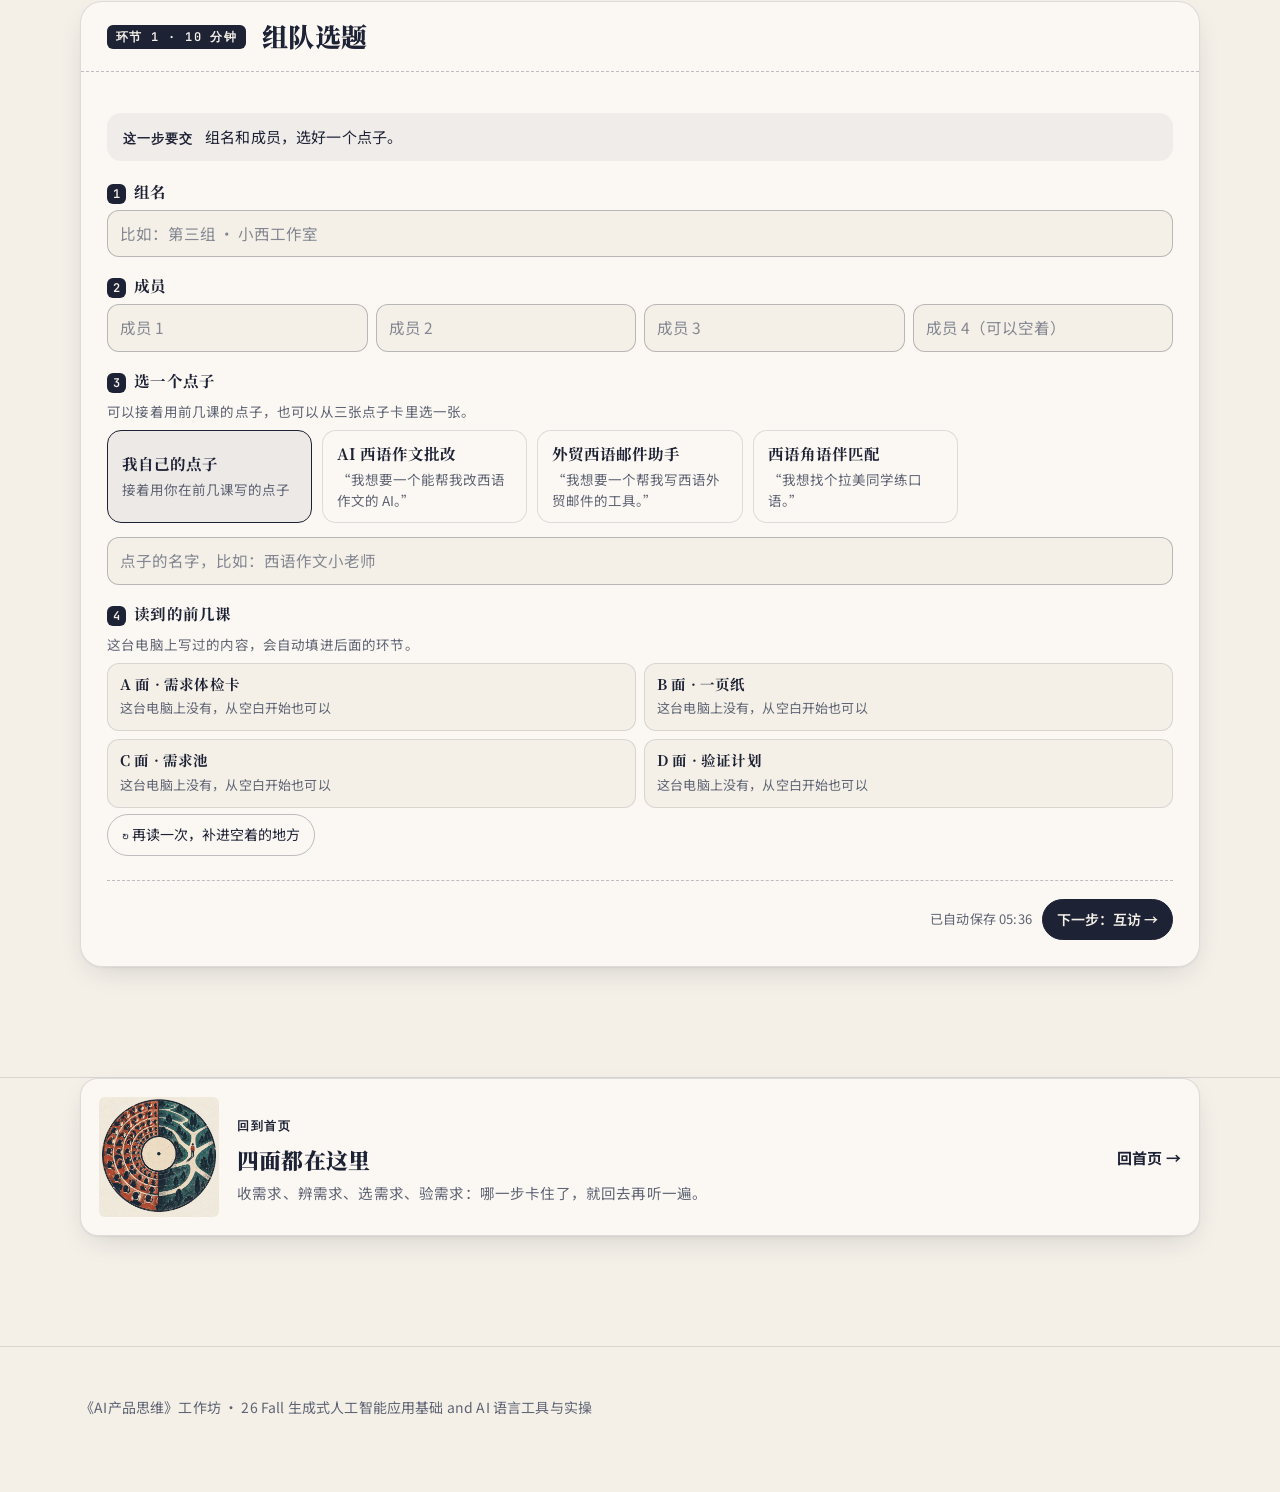
<file: studio/index.html>
<!doctype html>
<html lang="zh-CN">
<head>
<meta charset="utf-8">
<meta name="viewport" content="width=device-width, initial-scale=1">
<title>录音棚 · AI产品思维工作坊</title>
<meta name="description" content="AI产品思维 Bonus Track · 录音棚：90 分钟小组工作坊，从访谈、理需求、定方案，到让 AI 做出第一版，再互相评一评。">
<script>
  try { var t = JSON.parse(localStorage.getItem("pt.theme")); if (t === "dark" || t === "light") document.documentElement.dataset.theme = t; } catch (e) {}
</script>
<link rel="preconnect" href="https://fonts.googleapis.com">
<link rel="preconnect" href="https://fonts.gstatic.com" crossorigin>
<link rel="stylesheet" href="https://fonts.googleapis.com/css2?family=JetBrains+Mono:wght@500;600&family=Noto+Sans+SC:wght@400;500;700&family=Noto+Serif+SC:wght@600;700;900&display=swap">
<link rel="stylesheet" href="../assets/course.css">
<link rel="icon" href="data:image/svg+xml,%3Csvg xmlns='http://www.w3.org/2000/svg' viewBox='0 0 32 32'%3E%3Ccircle cx='16' cy='16' r='15' fill='%2317191F'/%3E%3Cpath d='M16 10a6 6 0 0 1 6 6h-6z' fill='%23A9472E'/%3E%3Cpath d='M22 16a6 6 0 0 1-6 6v-6z' fill='%232E5E5A'/%3E%3Cpath d='M16 22a6 6 0 0 1-6-6h6z' fill='%238A5F16'/%3E%3Cpath d='M10 16a6 6 0 0 1 6-6v6z' fill='%235B4E8C'/%3E%3C/svg%3E">
</head>
<body data-side="ws">

<header class="topbar">
  <div class="wrap">
    <a class="brand" href="../"><span class="dot" aria-hidden="true"></span>AI产品思维</a>
    <span class="side-tag">Bonus Track · 录音棚</span>
    <nav aria-label="页面导航">
      <a class="hide-sm" href="#flow">流程</a>
      <a class="hide-sm" href="#studio">开工</a>
      <span class="sidenav"><a href="../a-side/" title="A 面 · 看见人" aria-label="A 面 · 看见人">A</a><a href="../b-side/" title="B 面 · 做选择" aria-label="B 面 · 做选择">B</a><a href="../c-side/" title="C 面 · 收需求" aria-label="C 面 · 收需求">C</a><a href="../d-side/" title="D 面 · 验需求" aria-label="D 面 · 验需求">D</a><a href="../studio/" title="Bonus Track · 录音棚" aria-label="Bonus Track · 录音棚" aria-current="page">★</a></span>
      <button class="btn" type="button" id="proj-open" title="老师用：大屏显示环节和倒计时">投屏模式</button>
      <button class="icon-btn" type="button" data-theme-toggle aria-label="切换深浅色"></button>
    </nav>
  </div>
  <div class="progress" aria-hidden="true"></div>
</header>

<main id="top">

  <section class="hero">
    <div class="hero-bg" aria-hidden="true">
      <video muted loop playsinline preload="none" poster="../assets/loop/vinyl-poster.webp" data-src="../assets/loop/vinyl.mp4"></video>
    </div>
    <div class="wrap">
      <div>
        <p class="eyebrow">Bonus Track · 工作坊</p>
        <h1>录音棚：<br>从一页纸到第一版</h1>
        <p class="sub">AI产品思维工作坊：四面学到的，一次用上</p>
        <ol class="goals" aria-label="做完能带走">
          <li>和组员一起，把一个点子从访谈一路做到 AI 做出的第一版。</li>
          <li>每一步都用上前四面的方法：收需求、辨需求、选需求、验需求。</li>
          <li>带走一张作品卡，和别组给你们的改进建议。</li>
        </ol>
        <p class="meta"><span>⏱ 90 分钟（两节课连上）</span><span>◎ 3–4 人一组</span></p>
      </div>
      <div class="record" role="img" aria-label="唱片封套：四只手从四个方向伸过来，一起推调音台上的推子">
        <div class="sleeve"><img src="../assets/img/ws-cover.webp" alt="" width="900" height="900"></div>
        <div class="disc" aria-hidden="true">
          <div class="disc-spin"><div class="label"><span><b>★</b><small>BONUS</small></span></div></div>
          <div class="hole"></div>
        </div>
      </div>
    </div>
  </section>

  <section class="track intro" id="flow">
    <div class="wrap">
      <div class="intro-grid">
        <div class="prose fx">
          <p class="track-no">写在前面</p>
          <p>四面听完了：C 面收需求，A 面辨需求，B 面选需求，D 面验需求。这首 Bonus Track，要把四面串起来，做出一个真的东西。</p>
          <p>一组 3–4 人，用一台电脑打开这一页就行。每一步写的东西都存在这台电脑的浏览器里，刷新也不会丢；这台电脑上写过的体检卡、一页纸、需求池和验证计划，会自动读进来。</p>
          <p>跟着大屏幕上的倒计时走。时间到了就往下一步，没写完的，最后再回来补。</p>
          <figure class="ws-figure" style="margin-top:22px">
            <img src="../assets/img/ws-hero.webp" alt="插画：录音棚里，四个大学生围着调音台，一个戴着耳机，一个指着笔记本电脑，一个拿着一页纸，一个在推推子" width="1400" height="934" loading="lazy">
          </figure>
        </div>
        <div class="fx">
          <p class="track-no">流程 · 90 分钟</p>
          <ol class="tracklist" id="flow-list"></ol>
        </div>
      </div>
    </div>
  </section>

  <section id="studio" aria-label="工作坊">
    <nav class="rail" aria-label="环节">
      <div class="wrap"><ol id="rail"></ol></div>
    </nav>
    <div class="track" style="padding-top:clamp(24px,4vw,40px)">
      <div class="wrap">

        <!-- ============ 环节 1 ============ -->
        <section class="stage" id="s1" aria-labelledby="s1-h">
          <div class="lab">
            <div class="lab-head"><span class="lab-tag">环节 1 · 10 分钟</span><span class="lab-title" id="s1-h">组队选题</span><span class="spacer"></span><span class="uses" data-uses></span></div>
            <div class="lab-body">
              <p class="give"><b>这一步要交</b><span data-give></span></p>
              <div class="form">
                <div class="field">
                  <label for="w-team">组名</label>
                  <input type="text" id="w-team" data-k="team.name" placeholder="比如：第三组 · 小西工作室">
                </div>
                <div class="field">
                  <span class="lbl">成员</span>
                  <div class="members">
                    <input type="text" data-k="team.members.0" aria-label="成员 1" placeholder="成员 1">
                    <input type="text" data-k="team.members.1" aria-label="成员 2" placeholder="成员 2">
                    <input type="text" data-k="team.members.2" aria-label="成员 3" placeholder="成员 3">
                    <input type="text" data-k="team.members.3" aria-label="成员 4" placeholder="成员 4（可以空着）">
                  </div>
                </div>
                <div class="field">
                  <span class="lbl">选一个点子</span>
                  <p class="help">可以接着用前几课的点子，也可以从三张点子卡里选一张。</p>
                  <div class="ideas" id="w-ideas" role="group" aria-label="选择点子" style="margin-bottom:8px"></div>
                  <input type="text" id="w-idea-name" data-k="ideaName" aria-label="点子的名字">
                </div>
                <div class="field">
                  <span class="lbl">读到的前几课</span>
                  <p class="help">这台电脑上写过的内容，会自动填进后面的环节。</p>
                  <ul class="found" id="w-found"></ul>
                  <div><button class="btn" type="button" id="w-reload">↻ 再读一次，补进空着的地方</button></div>
                </div>
              </div>
              <div class="stage-nav"></div>
            </div>
          </div>
        </section>

        <!-- ============ 环节 2 ============ -->
        <section class="stage" id="s2" aria-labelledby="s2-h">
          <div class="lab">
            <div class="lab-head"><span class="lab-tag">环节 2 · 20 分钟</span><span class="lab-title" id="s2-h">互访</span><span class="spacer"></span><span class="uses" data-uses></span></div>
            <div class="lab-body">
              <p class="give"><b>这一步要交</b><span data-give></span></p>
              <h4 class="sub-h">访谈提纲</h4>
              <p class="lab-hint">去别的组找一位“用户”：一个人问，一个人记，其他人听。提纲会跟着你们的点子变。</p>
              <ol class="outline" id="w-outline"></ol>
              <ul class="tips" id="w-tips" aria-label="好追问"></ul>
              <h4 class="sub-h" style="margin-top:28px">用户原话卡</h4>
              <p class="lab-hint">记原话，别记你的总结。写上是谁说的，比如“小李，大二”。</p>
              <div class="qadd">
                <textarea id="q-text" rows="2" aria-label="对方的原话" placeholder="对方的原话"></textarea>
                <input type="text" id="q-who" aria-label="谁说的" placeholder="谁说的">
                <button class="btn primary" type="button" id="q-add">＋ 记下来</button>
              </div>
              <div id="q-import"></div>
              <div class="quotes" id="w-quotes"></div>
              <p class="count-line" id="q-count"></p>
              <div class="stage-nav"></div>
            </div>
          </div>
        </section>

        <!-- ============ 环节 3 ============ -->
        <section class="stage" id="s3" aria-labelledby="s3-h">
          <div class="lab">
            <div class="lab-head"><span class="lab-tag">环节 3 · 15 分钟</span><span class="lab-title" id="s3-h">理需求</span><span class="spacer"></span><span class="uses" data-uses></span></div>
            <div class="lab-body">
              <p class="give"><b>这一步要交</b><span data-give></span></p>
              <h4 class="sub-h">使用环节（可以改）</h4>
              <div class="stages-edit" id="w-stages"></div>
              <h4 class="sub-h" style="margin-top:22px">需求地图</h4>
              <p class="lab-hint">先点一张原话卡，再点它属于的环节；电脑上也可以直接拖。每张卡标上真需求、伪需求，还是再问问；最后用 ★ 挑出一块长尾里的金子。</p>
              <div class="qtray" id="w-tray" role="button" tabindex="0" aria-label="还没放进环节的原话卡"></div>
              <div class="qcols" id="w-cols"></div>
              <div id="p-import" style="margin-top:12px"></div>
              <p class="count-line" id="map-count"></p>
              <div class="stage-nav"></div>
            </div>
          </div>
        </section>

        <!-- ============ 环节 4 ============ -->
        <section class="stage" id="s4" aria-labelledby="s4-h">
          <div class="lab">
            <div class="lab-head"><span class="lab-tag">环节 4 · 15 分钟</span><span class="lab-title" id="s4-h">定方案</span><span class="spacer"></span><span class="uses" data-uses></span></div>
            <div class="lab-body">
              <p class="give"><b>这一步要交</b><span data-give></span></p>
              <div class="form">
                <div class="field">
                  <span class="lbl">一句话定义</span>
                  <div class="sent">
                    <label>为谁<input type="text" data-k="plan.who"></label>
                    <label>在什么时候<input type="text" data-k="plan.when"></label>
                    <label>解决什么麻烦<input type="text" data-k="plan.problem"></label>
                    <label>让他们能做到什么<input type="text" data-k="plan.goal"></label>
                  </div>
                  <p class="preview" id="w-sentence"></p>
                </div>
                <div class="field">
                  <span class="lbl">三个圈</span>
                  <p class="help">三样凑齐的地方，就是切入点。</p>
                  <div class="three">
                    <label>用户最痛的点<textarea rows="2" data-k="plan.pain"></textarea></label>
                    <label>现有办法的弱点<textarea rows="2" data-k="plan.weak"></textarea></label>
                    <label>我们的优势<textarea rows="2" data-k="plan.edge"></textarea></label>
                  </div>
                </div>
                <div class="field">
                  <label for="w-core">唯一的核心功能</label>
                  <p class="help">第一版只做这一个。</p>
                  <input type="text" id="w-core" data-k="plan.core">
                </div>
                <div class="field">
                  <label for="w-notdo">不做清单</label>
                  <textarea id="w-notdo" rows="2" data-k="plan.notdo"></textarea>
                </div>
                <div class="field">
                  <label for="w-star">北极星指标</label>
                  <input type="text" id="w-star" data-k="plan.star">
                </div>
                <div class="field">
                  <label for="w-test">最小实验</label>
                  <textarea id="w-test" rows="2" data-k="plan.test"></textarea>
                </div>
              </div>
              <div class="stage-nav"></div>
            </div>
          </div>
        </section>

        <!-- ============ 环节 5 ============ -->
        <section class="stage" id="s5" aria-labelledby="s5-h">
          <div class="lab">
            <div class="lab-head"><span class="lab-tag">环节 5 · 20 分钟</span><span class="lab-title" id="s5-h">做第一版</span><span class="spacer"></span><span class="uses" data-uses></span></div>
            <div class="lab-body">
              <p class="give"><b>这一步要交</b><span data-give></span></p>
              <p class="lab-hint">按一下，把前面几步写的东西拼成一份写给 AI 的需求说明，复制给你们常用的 AI，让它做出第一版。</p>
              <button class="btn primary" type="button" id="w-gen">生成写给 AI 的需求说明</button>
              <div class="prompt-out" id="w-prompt">
                <div class="ph">写给 AI 的需求说明<button class="btn primary" type="button" id="w-prompt-copy">复制</button></div>
                <pre id="w-prompt-text"></pre>
              </div>
              <ol class="reminders">
                <li><b>先让 AI 复述。</b>它说的和你们想的对上了，再让它动手。</li>
                <li><b>一次只改一处。</b>说清楚哪里不对、想要什么样。</li>
                <li><b>改不好，就回到一页纸。</b>多半是需求本身还没想清楚。</li>
              </ol>
              <div class="form" style="margin-top:24px">
                <div class="field">
                  <label for="w-link">第一版的链接</label>
                  <p class="help">AI 对话的分享链接、部署后的网址都可以；没有链接，就在下面写清楚截图里是什么。</p>
                  <input type="text" id="w-link" data-k="v1.link" placeholder="https://…">
                </div>
                <div class="field">
                  <label for="w-tool">用的是哪个 AI</label>
                  <input type="text" id="w-tool" data-k="v1.tool">
                </div>
                <div class="field">
                  <label for="w-note">第一版能做什么，哪里还不行</label>
                  <textarea id="w-note" rows="3" data-k="v1.note"></textarea>
                </div>
              </div>
              <div class="stage-nav"></div>
            </div>
          </div>
        </section>

        <!-- ============ 环节 6 ============ -->
        <section class="stage" id="s6" aria-labelledby="s6-h">
          <div class="lab">
            <div class="lab-head"><span class="lab-tag">环节 6 · 10 分钟</span><span class="lab-title" id="s6-h">互评</span><span class="spacer"></span><span class="uses" data-uses></span></div>
            <div class="lab-body">
              <p class="give"><b>这一步要交</b><span data-give></span></p>
              <h4 class="sub-h">给别组打分</h4>
              <p class="lab-hint">去体验另一组的第一版，再给他们打分、写一句建议。打完把互评卡下载下来，发给那一组。</p>
              <div class="form">
                <div class="field">
                  <label for="w-rgroup">被评的小组</label>
                  <input type="text" id="w-rgroup" data-k="review.group">
                </div>
                <div class="field">
                  <span class="lbl">三个圈，各打 1–5 分</span>
                  <div id="w-rates"></div>
                </div>
                <div class="field">
                  <span class="lbl">口碑三条件，做到了就勾上</span>
                  <div class="verdicts">
                    <label><input type="checkbox" data-k="review.c1">超出预期</label>
                    <label><input type="checkbox" data-k="review.c2">乐意传播</label>
                    <label><input type="checkbox" data-k="review.c3">用户够多</label>
                  </div>
                </div>
                <div class="field">
                  <label for="w-advice">一句建议</label>
                  <textarea id="w-advice" rows="2" data-k="review.advice" placeholder="最想让他们改的一件事"></textarea>
                </div>
              </div>
              <div class="actions">
                <button class="btn primary" type="button" id="w-review-png">⬇ 下载互评卡</button>
                <button class="btn" type="button" id="w-review-copy">复制互评</button>
              </div>
              <h4 class="sub-h" style="margin-top:30px">我们组的改进清单</h4>
              <p class="lab-hint">看看别组给你们的互评卡，写下接下来要改的三件事。</p>
              <textarea rows="4" data-k="todo" aria-label="改进清单" placeholder="1. &#10;2. &#10;3. "></textarea>
              <div class="finale">
                <h4>作品卡</h4>
                <p>组名、点子、一句话定义、核心功能、北极星指标、第一版和改进清单，一张图带走，交到学习通或者群里。</p>
                <div class="actions">
                  <button class="btn primary" type="button" id="w-card-png">⬇ 下载作品卡</button>
                  <button class="btn" type="button" id="w-card-copy">复制作品卡文字</button>
                  <button class="btn" type="button" id="w-clear">清空全部</button>
                </div>
              </div>
              <div class="stage-nav"></div>
            </div>
          </div>
        </section>

      </div>
    </div>
  </section>

  <section class="track" style="padding-top:0">
    <div class="wrap">
      <a class="next-side fx" href="../" style="--accent:var(--ink)">
        <img src="../assets/img/home.webp" alt="" width="120" height="120">
        <div><span class="k">回到首页</span><b>四面都在这里</b><span>收需求、辨需求、选需求、验需求：哪一步卡住了，就回去再听一遍。</span></div>
        <span class="go">回首页 →</span>
      </a>
    </div>
  </section>

</main>

<footer class="foot">
  <div class="wrap"><p>《AI产品思维》工作坊 · 26 Fall 生成式人工智能应用基础 and AI 语言工具与实操</p></div>
</footer>

<!-- ============ 投屏模式 ============ -->
<div class="proj" id="proj" hidden role="dialog" aria-modal="true" aria-label="投屏模式">
  <div class="proj-top">
    <span>AI产品思维 · 录音棚</span>
    <span class="proj-dots" id="pj-dots" aria-hidden="true"></span>
  </div>
  <div class="proj-main">
    <p class="proj-k" id="pj-k"></p>
    <h2 id="pj-title"></h2>
    <div class="proj-time" id="pj-time" role="timer" aria-live="off"></div>
    <p class="proj-give"><b>这一步要交</b><span id="pj-give"></span></p>
  </div>
  <div class="proj-bar"><i id="pj-bar"></i></div>
  <div class="proj-foot">
    <div class="proj-ctrl">
      <button class="btn" type="button" id="pj-prev">◀ 上一环节</button>
      <button class="btn primary" type="button" id="pj-toggle">▶ 开始</button>
      <button class="btn" type="button" id="pj-add">＋1 分钟</button>
      <button class="btn" type="button" id="pj-reset">↺ 重新计时</button>
      <button class="btn" type="button" id="pj-next">下一环节 ▶</button>
      <button class="btn" type="button" id="pj-exit">退出投屏</button>
    </div>
    <p class="proj-next" id="pj-nexttext"></p>
  </div>
  <p class="proj-keys">空格 开始 / 暂停 · → 下一环节 · ← 上一环节 · + 加 1 分钟 · Esc 退出</p>
</div>

<script src="../assets/course.js"></script>
<script src="studio.js"></script>
</body>
</html>
</file>
<file: assets/course.css>
/* 产品思维 · 两课共用样式 */

:root {
  --paper: #F4F0E8;
  --card: #FBF8F3;
  --ink: #1E2235;
  --muted: #5F6474;
  --line: rgba(30, 34, 53, .13);
  --line-strong: rgba(30, 34, 53, .28);
  --shadow: 0 1px 2px rgba(30, 34, 53, .06), 0 10px 30px -12px rgba(30, 34, 53, .22);
  --red: #A9472E;
  --teal: #2E5E5A;
  --ochre: #8A5F16;
  --plum: #5B4E8C;
  --accent: var(--red);
  --accent-ink: #fff;
  --ok: #3E7A4F;
  --vinyl: #17191F;
  --groove: rgba(255, 255, 255, .07);
  --serif: "Noto Serif SC", "Songti SC", "STSong", "SimSun", serif;
  --sans: "Noto Sans SC", "PingFang SC", "Hiragino Sans GB", "Microsoft YaHei", sans-serif;
  --mono: "JetBrains Mono", "SF Mono", Menlo, Consolas, monospace;
  --radius: 18px;
  --gutter: clamp(16px, 4vw, 40px);
  color-scheme: light;
}
body[data-side="b"] { --accent: var(--teal); }
body[data-side="c"] { --accent: var(--ochre); }
body[data-side="d"] { --accent: var(--plum); }

@media (prefers-color-scheme: dark) {
  :root:not([data-theme="light"]) {
    --paper: #141827; --card: #1E2235; --ink: #ECE7DD; --muted: #A3A8B6;
    --line: rgba(236, 231, 221, .14); --line-strong: rgba(236, 231, 221, .3);
    --shadow: 0 1px 2px rgba(0, 0, 0, .3), 0 14px 34px -14px rgba(0, 0, 0, .6);
    --red: #D9765A; --teal: #66AEA6; --ochre: #D7A84F; --plum: #9C8FD0; --accent-ink: #141827; --ok: #7BC18E;
    --vinyl: #0B0C10; color-scheme: dark;
  }
}
:root[data-theme="dark"] {
  --paper: #141827; --card: #1E2235; --ink: #ECE7DD; --muted: #A3A8B6;
  --line: rgba(236, 231, 221, .14); --line-strong: rgba(236, 231, 221, .3);
  --shadow: 0 1px 2px rgba(0, 0, 0, .3), 0 14px 34px -14px rgba(0, 0, 0, .6);
  --red: #D9765A; --teal: #66AEA6; --ochre: #D7A84F; --plum: #9C8FD0; --accent-ink: #141827; --ok: #7BC18E;
  --vinyl: #0B0C10; color-scheme: dark;
}

*, *::before, *::after { box-sizing: border-box; }
html { -webkit-text-size-adjust: 100%; scroll-behavior: smooth; scroll-padding-top: 72px; }
body {
  margin: 0; background: var(--paper); color: var(--ink);
  font: 400 17px/1.85 var(--sans); letter-spacing: .01em;
  -webkit-font-smoothing: antialiased; overflow-x: hidden;
}
/* 纸张颗粒 */
body::before {
  content: ""; position: fixed; inset: 0; pointer-events: none; z-index: 100; opacity: .07; mix-blend-mode: multiply;
  background-image: url("data:image/svg+xml,%3Csvg xmlns='http://www.w3.org/2000/svg' width='160' height='160'%3E%3Cfilter id='n'%3E%3CfeTurbulence type='fractalNoise' baseFrequency='.9' numOctaves='2' stitchTiles='stitch'/%3E%3CfeColorMatrix values='0 0 0 0 0  0 0 0 0 0  0 0 0 0 0  0 0 0 .9 0'/%3E%3C/filter%3E%3Crect width='100%25' height='100%25' filter='url(%23n)'/%3E%3C/svg%3E");
}
:root[data-theme="dark"] body::before { mix-blend-mode: screen; opacity: .05; }
@media (prefers-color-scheme: dark) { :root:not([data-theme="light"]) body::before { mix-blend-mode: screen; opacity: .05; } }

img, video { display: block; max-width: 100%; height: auto; }
a { color: var(--accent); text-underline-offset: 3px; }
strong { font-weight: 700; }
button { font: inherit; color: inherit; }
:focus-visible { outline: 2.5px solid var(--accent); outline-offset: 3px; border-radius: 6px; }
.wrap { width: min(1120px, 100% - 2 * var(--gutter)); margin-inline: auto; }
.prose { max-width: 38em; }
.prose p { margin: 0 0 1em; }
.prose ul { margin: 0 0 1em; padding-left: 1.2em; }
.prose li { margin: .3em 0; }
.prose li::marker { color: var(--accent); }
.mono { font-family: var(--mono); }
.sr-only { position: absolute; width: 1px; height: 1px; overflow: hidden; clip: rect(0 0 0 0); white-space: nowrap; }

/* ---------- 顶栏与进度 ---------- */
.topbar {
  position: sticky; top: 0; z-index: 50;
  background: color-mix(in srgb, var(--paper) 86%, transparent);
  backdrop-filter: blur(10px); -webkit-backdrop-filter: blur(10px);
  border-bottom: 1px solid var(--line);
}
.topbar .wrap { display: flex; align-items: center; gap: 16px; height: 56px; }
.brand { font: 600 15px/1 var(--serif); color: var(--ink); text-decoration: none; display: flex; align-items: center; gap: 10px; white-space: nowrap; }
.brand .dot { width: 18px; height: 18px; border-radius: 50%; background: radial-gradient(circle, var(--accent) 0 28%, var(--vinyl) 30% 100%); flex: none; }
.side-tag { font: 500 12px/1 var(--mono); letter-spacing: .12em; color: var(--accent); border: 1px solid currentColor; border-radius: 99px; padding: 5px 9px; white-space: nowrap; }
.topbar nav { margin-left: auto; display: flex; align-items: center; gap: 6px; }
.topbar nav a { font-size: 14px; color: var(--muted); text-decoration: none; padding: 6px 10px; border-radius: 99px; }
.topbar nav a:hover { color: var(--ink); background: var(--line); }
.icon-btn { width: 36px; height: 36px; border-radius: 50%; border: 1px solid var(--line); background: transparent; cursor: pointer; display: grid; place-items: center; }
.icon-btn:hover { border-color: var(--line-strong); }
.progress { position: absolute; left: 0; bottom: -1px; height: 2px; width: 100%; transform-origin: 0 50%; transform: scaleX(var(--p, 0)); background: var(--accent); }
@media (max-width: 560px) { .topbar nav a.hide-sm { display: none; } .side-tag { display: none; } }
/* 顶栏里的五张唱片：A B C D ★ */
.sidenav { display: inline-flex; gap: 4px; margin: 0 4px; padding-left: 10px; border-left: 1px solid var(--line); }
.topbar nav .sidenav a { width: 30px; height: 30px; padding: 0; border-radius: 50%; display: grid; place-items: center; font: 600 12.5px/1 var(--mono); color: var(--muted); border: 1px solid var(--line); }
.topbar nav .sidenav a:hover { color: var(--ink); background: transparent; border-color: var(--line-strong); }
.topbar nav .sidenav a[aria-current="page"] { background: var(--accent); border-color: var(--accent); color: var(--accent-ink); }
@media (max-width: 860px) { .side-tag { display: none; } }
@media (max-width: 560px) { .sidenav { display: none; } }

/* ---------- 头图 ---------- */
.hero { position: relative; overflow: hidden; border-bottom: 1px solid var(--line); }
.hero-bg { position: absolute; inset: 0; z-index: 0; pointer-events: none; }
.hero-bg video, .hero-bg img { width: 100%; height: 100%; object-fit: cover; opacity: .16; filter: grayscale(.35) sepia(.25) blur(1.5px); }
.hero-bg::after { content: ""; position: absolute; inset: 0; background: linear-gradient(90deg, var(--paper) 30%, color-mix(in srgb, var(--paper) 55%, transparent) 70%, var(--paper)); }
.hero .wrap { position: relative; z-index: 1; display: grid; grid-template-columns: 1.05fr .95fr; gap: clamp(28px, 5vw, 64px); align-items: center; padding-block: clamp(40px, 8vw, 96px); }
.eyebrow { font: 500 13px/1 var(--mono); letter-spacing: .16em; color: var(--accent); text-transform: uppercase; display: flex; align-items: center; gap: 10px; }
.eyebrow::before { content: ""; width: 28px; height: 1.5px; background: currentColor; }
.hero h1 { font: 900 clamp(34px, 5.4vw, 60px)/1.18 var(--serif); letter-spacing: .01em; margin: 18px 0 12px; text-wrap: balance; }
.hero .sub { font: 500 clamp(18px, 2.2vw, 22px)/1.5 var(--serif); color: var(--muted); margin: 0 0 28px; }
.goals { list-style: none; padding: 0; margin: 0 0 26px; display: grid; gap: 10px; counter-reset: g; }
.goals li { counter-increment: g; display: grid; grid-template-columns: 30px 1fr; gap: 10px; align-items: start; line-height: 1.65; }
.goals li::before { content: counter(g); width: 26px; height: 26px; margin-top: 1px; border-radius: 50%; display: grid; place-items: center; font: 600 13px/1 var(--mono); color: var(--accent-ink); background: var(--accent); }
.meta { display: flex; flex-wrap: wrap; gap: 8px 18px; font-size: 14px; color: var(--muted); }
.meta span { display: inline-flex; align-items: center; gap: 6px; }

/* 唱片封套 + 唱片 */
.record { position: relative; width: min(100%, 500px); aspect-ratio: 1.55; margin-inline: auto; }
.sleeve {
  position: absolute; left: 0; top: 0; width: 64.5%; aspect-ratio: 1; z-index: 2; border-radius: 6px; overflow: hidden;
  box-shadow: 0 2px 4px rgba(30, 34, 53, .12), 0 28px 50px -22px rgba(30, 34, 53, .55);
  background: var(--card);
}
.sleeve img { width: 100%; height: 100%; object-fit: cover; }
.sleeve::after { content: ""; position: absolute; inset: 0; background: linear-gradient(115deg, rgba(255, 255, 255, .18), transparent 40%, rgba(0, 0, 0, .06)); }
.disc {
  position: absolute; left: 40%; top: 3.5%; width: 60%; aspect-ratio: 1; z-index: 1; border-radius: 50%;
  background:
    radial-gradient(circle, var(--paper) 0 2.2%, transparent 2.4%),
    radial-gradient(circle, transparent 0 30%, rgba(255, 255, 255, .05) 30.5%, transparent 31%),
    repeating-radial-gradient(circle, var(--vinyl) 0 1.1%, #23262e 1.2%, var(--vinyl) 1.5%),
    var(--vinyl);
  box-shadow: 0 20px 40px -18px rgba(0, 0, 0, .6);
  animation: slide-out 1.4s cubic-bezier(.2, .8, .2, 1) .2s both;
}
.disc-spin { position: absolute; inset: 0; border-radius: 50%; animation: spin 7s linear infinite; }
.disc-spin::before { /* 高光 */
  content: ""; position: absolute; inset: 0; border-radius: 50%;
  background: conic-gradient(from 20deg, transparent 0 8%, rgba(255, 255, 255, .13) 12%, transparent 18% 50%, rgba(255, 255, 255, .09) 56%, transparent 62%);
}
.label {
  position: absolute; inset: 31%; border-radius: 50%; background: var(--accent); color: var(--accent-ink);
  display: grid; place-items: center; text-align: center; box-shadow: inset 0 0 0 3px rgba(0, 0, 0, .08);
}
.label b { font: 900 clamp(22px, 3vw, 30px)/1 var(--serif); display: block; }
.label small { font: 500 9px/1.3 var(--mono); letter-spacing: .14em; display: block; margin-top: 4px; opacity: .85; }
.disc .hole { position: absolute; left: 50%; top: 50%; width: 3%; aspect-ratio: 1; transform: translate(-50%, -50%); border-radius: 50%; background: var(--paper); z-index: 2; }
@keyframes spin { to { transform: rotate(360deg); } }
@keyframes slide-out { from { transform: translateX(-50%); } to { transform: none; } }

@media (max-width: 860px) {
  .hero .wrap { grid-template-columns: 1fr; }
  .hero .record { order: -1; width: min(100%, 380px); }
  .hero-bg video { display: none; }
}

/* ---------- 配套视频 ---------- */
.watch { padding-block: clamp(36px, 6vw, 64px); border-bottom: 1px solid var(--line); }
.watch-head { display: flex; flex-wrap: wrap; align-items: baseline; gap: 6px 18px; margin-bottom: 18px; }
.watch-head .track-no { margin: 0; }
.watch-head h2 { margin: 0; font: 900 clamp(26px, 3.4vw, 36px)/1.3 var(--serif); }
.watch-head .d { font-size: 15px; color: var(--muted); }
.player { position: relative; width: 100%; max-width: 1040px; aspect-ratio: 16 / 9; border-radius: 18px; overflow: hidden; background: #0b0c10; box-shadow: var(--shadow); }
.player video { width: 100%; height: 100%; max-width: none; display: block; object-fit: contain; background: #0b0c10; }
.hero .meta a { color: inherit; text-decoration: none; border-bottom: 1px dashed currentColor; }
.hero .meta a:hover { color: var(--accent); }

/* ---------- 写在前面 + 曲目表 ---------- */
.track.intro { padding-block: clamp(44px, 7vw, 80px); }
.intro-grid { display: grid; grid-template-columns: minmax(0, 1fr) minmax(0, 1fr); gap: clamp(24px, 5vw, 56px); align-items: start; }
@media (max-width: 860px) { .intro-grid { grid-template-columns: 1fr; } }
.tracklist { margin: 0; padding: 0; list-style: none; border-top: 1px solid var(--line); }
.tracklist li { border-bottom: 1px solid var(--line); }
.tracklist a, .tracklist .soon { display: grid; grid-template-columns: 64px 1fr auto; gap: 12px; align-items: baseline; padding: 14px 4px; color: var(--ink); text-decoration: none; }
.tracklist a:hover { background: color-mix(in srgb, var(--accent) 6%, transparent); }
.tracklist .no { font: 500 13px/1 var(--mono); color: var(--accent); letter-spacing: .1em; }
.tracklist .t { font: 600 17px/1.5 var(--serif); }
.tracklist .d { font: 400 13px/1 var(--mono); color: var(--muted); }
.tracklist .soon { opacity: .5; }

/* ---------- Track ---------- */
.track { padding-block: clamp(56px, 9vw, 110px); border-bottom: 1px solid var(--line); }
.track-head { display: grid; gap: 10px; margin-bottom: clamp(24px, 4vw, 40px); }
.track-no { font: 500 13px/1 var(--mono); letter-spacing: .16em; color: var(--accent); }
.track h2 { font: 900 clamp(28px, 4vw, 42px)/1.25 var(--serif); margin: 0; text-wrap: balance; }
.track .lede { font: 500 clamp(17px, 2vw, 20px)/1.6 var(--serif); color: var(--muted); margin: 0; max-width: 34em; }
.story { display: grid; grid-template-columns: minmax(0, 1fr) minmax(0, 1.1fr); gap: clamp(24px, 5vw, 56px); align-items: start; }
.story figure { margin: 0; position: sticky; top: 84px; }
.story figure img { width: 100%; border-radius: 14px; box-shadow: var(--shadow); background: var(--card); }
.story figcaption { font-size: 13px; color: var(--muted); margin-top: 8px; }
@media (max-width: 860px) { .story { grid-template-columns: 1fr; } .story figure { position: static; order: -1; } }

/* 数据大字 */
.stats { display: grid; grid-template-columns: 1fr auto 1fr; gap: clamp(14px, 3vw, 28px); align-items: center; margin: 0 0 clamp(28px, 4vw, 44px); padding: clamp(18px, 3vw, 28px); background: var(--card); border: 1px solid var(--line); border-radius: var(--radius); }
.stat b { display: block; font: 900 clamp(40px, 7vw, 76px)/1 var(--serif); letter-spacing: -.01em; }
.stat span { display: block; font-size: 14px; line-height: 1.6; color: var(--muted); margin-top: 8px; }
.stat.hi b { color: var(--accent); }
.stats .arrow { font: 400 28px/1 var(--mono); color: var(--muted); }
@media (max-width: 560px) { .stats { grid-template-columns: 1fr; } .stats .arrow { transform: rotate(90deg); justify-self: start; } }

/* 要点 */
.takeaway { margin-top: clamp(28px, 4vw, 40px); display: grid; grid-template-columns: 44px 1fr; gap: 14px; padding: 18px 20px; border-radius: var(--radius); background: color-mix(in srgb, var(--accent) 9%, var(--card)); border: 1px solid color-mix(in srgb, var(--accent) 28%, transparent); }
.takeaway::before { content: ""; width: 40px; height: 40px; border-radius: 50%; background: radial-gradient(circle, var(--paper) 0 9%, var(--accent) 10% 34%, var(--vinyl) 36% 100%); }
.takeaway h3 { font: 700 13px/1 var(--mono); letter-spacing: .14em; color: var(--accent); margin: 4px 0 8px; }
.takeaway p { margin: 0; font: 500 17px/1.75 var(--serif); }

/* ---------- 互动面板 ---------- */
.lab { margin-top: clamp(28px, 4vw, 44px); background: var(--card); border: 1px solid var(--line); border-radius: calc(var(--radius) + 4px); box-shadow: var(--shadow); overflow: hidden; }
.lab-head { display: flex; flex-wrap: wrap; align-items: center; gap: 10px 16px; padding: 16px clamp(16px, 3vw, 26px); border-bottom: 1px dashed var(--line-strong); }
.lab-tag { font: 600 12px/1 var(--mono); letter-spacing: .12em; color: var(--accent-ink); background: var(--accent); padding: 6px 9px; border-radius: 6px; }
.lab-title { font: 700 18px/1.4 var(--serif); }
.lab-head .spacer { flex: 1; }
.lab-body { padding: clamp(16px, 3vw, 26px); }
.lab-hint { font-size: 14.5px; color: var(--muted); margin: 0 0 16px; }
.btn { display: inline-flex; align-items: center; gap: 6px; border: 1px solid var(--line-strong); background: transparent; border-radius: 99px; padding: 7px 14px; font-size: 14px; cursor: pointer; }
.btn:hover { border-color: var(--ink); }
.btn.primary { background: var(--accent); border-color: var(--accent); color: var(--accent-ink); font-weight: 600; }
.btn.primary:hover { filter: brightness(1.06); }

/* 分拣 */
.sorter { display: grid; gap: 16px; }
.pool { display: grid; grid-template-columns: repeat(auto-fill, minmax(min(100%, 250px), 1fr)); gap: 10px; min-height: 64px; padding: 12px; border-radius: 14px; background: color-mix(in srgb, var(--ink) 4%, transparent); }
.pool:empty { display: block; }
.pool:empty::after { content: "全部分完了 ✓"; display: block; text-align: center; color: var(--muted); font-size: 14px; padding: 8px; }
.bins { display: grid; grid-template-columns: 1fr 1fr; gap: 14px; }
.bin { position: relative; text-align: left; min-height: 150px; border: 2px dashed var(--line-strong); border-radius: 16px; padding: 14px; background: transparent; cursor: pointer; display: flex; flex-direction: column; gap: 10px; transition: border-color .2s, background .2s; }
.bin-label { font: 700 16px/1.4 var(--serif); display: flex; align-items: center; gap: 8px; }
.bin-label .count { font: 500 12px/1 var(--mono); color: var(--muted); margin-left: auto; }
.bin-items { display: flex; flex-direction: column; gap: 8px; }
.bin.armed { border-color: var(--accent); background: color-mix(in srgb, var(--accent) 5%, transparent); }
.bin.over { border-style: solid; border-color: var(--accent); background: color-mix(in srgb, var(--accent) 10%, transparent); }
@media (max-width: 640px) { .bins { grid-template-columns: 1fr; } }

.chip {
  position: relative; touch-action: none; user-select: none; -webkit-user-select: none; cursor: grab;
  max-width: 100%; text-align: left; background: var(--card); border: 1px solid var(--line); border-radius: 14px;
  padding: 10px 12px; box-shadow: 0 1px 2px rgba(30, 34, 53, .06); transition: transform .18s, box-shadow .18s, border-color .18s;
}
.chip:hover { border-color: var(--line-strong); }
.chip[aria-pressed="true"] { border-color: var(--accent); box-shadow: 0 0 0 3px color-mix(in srgb, var(--accent) 25%, transparent); }
.chip.dragging { cursor: grabbing; z-index: 60; box-shadow: 0 18px 30px -10px rgba(30, 34, 53, .45); transition: none; }
.chip.placed { cursor: default; border-color: color-mix(in srgb, var(--accent) 35%, var(--line)); }
.chip.shake { animation: shake .42s; }
@keyframes shake { 20%, 60% { transform: translateX(-6px) rotate(-1deg); } 40%, 80% { transform: translateX(6px) rotate(1deg); } }
.chip.drop { animation: drop .45s cubic-bezier(.2, 1.4, .4, 1); }
@keyframes drop { from { transform: scale(.92); } to { transform: none; } }

.toast { min-height: 1.6em; font-size: 14.5px; color: var(--accent); margin: 0; }

/* 评论卡 */
.cmt { display: grid; grid-template-columns: 30px 1fr; gap: 10px; align-items: start; }
.cmt .av { width: 30px; height: 30px; border-radius: 50%; background: var(--c, #8A8F9C); display: grid; place-items: center; color: #fff; font: 600 13px/1 var(--sans); }
.cmt .who { font-size: 12.5px; color: var(--muted); line-height: 1.4; }
.cmt .txt { font-size: 15px; line-height: 1.65; }
.cmt .like { display: none; align-items: center; gap: 5px; margin-top: 6px; font: 500 12.5px/1 var(--mono); color: var(--muted); }
.cmt .like svg { width: 15px; height: 15px; }
.revealed .cmt .like { display: inline-flex; }
.revealed .bin[data-bin="self"] .cmt .like { color: var(--accent); }

/* 揭晓区 */
.reveal { display: none; margin-top: 18px; padding: 18px 20px; border-radius: 14px; border-left: 4px solid var(--accent); background: color-mix(in srgb, var(--accent) 7%, transparent); }
.reveal.show { display: block; animation: fade-up .5s ease both; }
.reveal h4 { margin: 0 0 6px; font: 700 18px/1.4 var(--serif); }
.reveal p { margin: 0 0 .6em; }
.reveal p:last-child { margin-bottom: 0; }
.reveal .note { font-size: 13px; color: var(--muted); }
@keyframes fade-up { from { opacity: 0; transform: translateY(8px); } to { opacity: 1; transform: none; } }

/* ---------- 通用：小标题、提示条、分段按钮 ---------- */
.lab h4.sub-h { font: 700 16px/1.4 var(--serif); margin: 22px 0 10px; }
.lab h4.sub-h:first-child { margin-top: 0; }
.tip { margin-top: 18px; padding: 12px 16px; border-radius: 12px; border: 1px dashed var(--line-strong); font-size: 15px; color: var(--muted); }
.tip b { color: var(--ink); }
.choices { display: flex; flex-wrap: wrap; gap: 10px; }
.choice { border: 1.5px solid var(--line-strong); background: var(--card); border-radius: 12px; padding: 10px 14px; font-size: 15px; line-height: 1.5; text-align: left; cursor: pointer; transition: border-color .15s, background .15s; }
.choice:hover:not(:disabled) { border-color: var(--ink); }
.choice:disabled { cursor: default; }
.choice.right { border-color: var(--ok); background: color-mix(in srgb, var(--ok) 10%, var(--card)); }
.choice.wrong { border-color: var(--line); color: var(--muted); text-decoration: line-through; text-decoration-color: color-mix(in srgb, var(--muted) 60%, transparent); }
.choice.picked { border-color: var(--accent); background: color-mix(in srgb, var(--accent) 8%, var(--card)); }
.seg { display: inline-flex; padding: 3px; border-radius: 99px; background: color-mix(in srgb, var(--ink) 6%, transparent); }
.seg button { border: 0; background: transparent; border-radius: 99px; padding: 6px 14px; font-size: 14px; cursor: pointer; color: var(--muted); }
.seg button[aria-pressed="true"] { background: var(--card); color: var(--ink); box-shadow: 0 1px 3px rgba(30, 34, 53, .15); font-weight: 600; }

/* ---------- 标签页（步骤式） ---------- */
.steps { display: flex; gap: 6px; flex-wrap: wrap; margin-bottom: 18px; }
.steps button { display: inline-flex; align-items: center; gap: 8px; border: 1px solid var(--line); background: transparent; border-radius: 99px; padding: 6px 14px 6px 6px; font-size: 14px; cursor: pointer; color: var(--muted); }
.steps button .n { width: 24px; height: 24px; border-radius: 50%; display: grid; place-items: center; font: 600 12px/1 var(--mono); background: color-mix(in srgb, var(--ink) 8%, transparent); color: var(--ink); }
.steps button[aria-selected="true"] { border-color: var(--accent); color: var(--ink); font-weight: 600; }
.steps button[aria-selected="true"] .n, .steps button.done .n { background: var(--accent); color: var(--accent-ink); }
.steps button:disabled { opacity: .45; cursor: not-allowed; }
.panel[hidden] { display: none; }
.panel-foot { display: flex; justify-content: flex-end; margin-top: 18px; }

/* ---------- 访谈侦探 ---------- */
.claims { display: grid; gap: 14px; }
.claim { border: 1px solid var(--line); border-radius: 16px; padding: 14px 16px; background: color-mix(in srgb, var(--ink) 2%, var(--card)); }
.claim .said { display: grid; grid-template-columns: 34px 1fr; gap: 10px; align-items: start; }
.claim .said .av { width: 34px; height: 34px; border-radius: 50%; background: var(--teal); color: #fff; display: grid; place-items: center; font: 600 14px/1 var(--sans); }
.claim .said p { margin: 4px 0 0; font: 500 17px/1.6 var(--serif); }
.claim .ask { margin: 12px 0 0 44px; }
.claim .ask .lbl { font: 600 12px/1 var(--mono); letter-spacing: .1em; color: var(--muted); margin: 0 0 8px; }
.claim .answer { margin: 10px 0 0 44px; padding: 10px 14px; border-radius: 12px; font-size: 15px; line-height: 1.7; display: none; }
.claim .answer.show { display: block; animation: fade-up .4s ease both; }
.claim .answer.meh { background: color-mix(in srgb, var(--ink) 5%, transparent); color: var(--muted); }
.claim .answer.good { background: color-mix(in srgb, var(--ok) 10%, var(--card)); border-left: 3px solid var(--ok); }
.claim .answer .crit { display: block; font-size: 13.5px; margin-top: 4px; color: var(--accent); }
.claim.solved { border-color: color-mix(in srgb, var(--ok) 45%, var(--line)); }
.claim.solved .ask { display: none; }
@media (max-width: 560px) { .claim .ask, .claim .answer { margin-left: 0; } }
.compare { display: grid; grid-template-columns: 1fr 1fr; gap: 14px; margin-top: 4px; }
.compare > div { border-radius: 14px; padding: 14px 16px; border: 1px solid var(--line); background: var(--card); }
.compare h5 { margin: 0 0 8px; font: 700 15px/1.4 var(--serif); }
.compare ul { margin: 0; padding-left: 1.1em; font-size: 15px; line-height: 1.75; }
.compare .verdict { margin: 10px 0 0; font: 700 15px/1.5 var(--serif); color: var(--accent); }
.compare > div:last-child { border-color: color-mix(in srgb, var(--ok) 45%, var(--line)); }
@media (max-width: 640px) { .compare { grid-template-columns: 1fr; } }

/* ---------- 剥洋葱 ---------- */
.onion-lab { display: grid; grid-template-columns: minmax(220px, 300px) 1fr; gap: clamp(18px, 4vw, 36px); align-items: start; }
@media (max-width: 720px) { .onion-lab { grid-template-columns: 1fr; } }
.onion { position: relative; width: 100%; aspect-ratio: 1; display: grid; place-items: center; cursor: pointer; border: 0; background: transparent; padding: 0; }
.onion .ring { position: absolute; border-radius: 50%; border: 2px solid color-mix(in srgb, var(--accent) 55%, transparent); background: color-mix(in srgb, var(--accent) 7%, transparent); transition: transform .7s cubic-bezier(.2, .8, .2, 1), opacity .6s ease; }
.onion .ring.gone { transform: scale(1.35); opacity: 0; }
.onion .core { position: relative; z-index: 2; width: 46%; aspect-ratio: 1; border-radius: 50%; background: var(--card); box-shadow: var(--shadow); display: grid; place-items: center; text-align: center; padding: 10px; font: 700 15px/1.45 var(--serif); }
.onion-cta { margin-top: 12px; display: flex; justify-content: center; }
.motives { list-style: none; margin: 0; padding: 0; display: grid; gap: 10px; }
.motives li { display: grid; grid-template-columns: 30px 1fr; gap: 10px; padding: 10px 14px; border-radius: 12px; background: var(--card); border: 1px solid var(--line); animation: fade-up .45s ease both; }
.motives li .k { width: 26px; height: 26px; border-radius: 50%; background: var(--accent); color: var(--accent-ink); display: grid; place-items: center; font: 600 12px/1 var(--mono); }
.motives li b { display: block; font: 700 15px/1.4 var(--serif); }
.motives li q { display: block; font-size: 14.5px; color: var(--muted); quotes: "“" "”"; }
.motives .empty { color: var(--muted); font-size: 14.5px; padding: 8px 0; }
.ask-row { margin-top: 16px; display: none; }
.ask-row.show { display: block; animation: fade-up .4s ease both; }
.ask-row p { margin: 0 0 10px; font: 700 17px/1.5 var(--serif); }

textarea, input[type="text"] { width: 100%; font: 400 15.5px/1.65 var(--sans); color: var(--ink); background: var(--paper); border: 1.5px solid var(--line-strong); border-radius: 12px; padding: 10px 12px; resize: vertical; }
textarea:focus, input[type="text"]:focus { outline: none; border-color: var(--accent); box-shadow: 0 0 0 3px color-mix(in srgb, var(--accent) 18%, transparent); }
::placeholder { color: color-mix(in srgb, var(--muted) 75%, transparent); }

/* 节拍 */
.beat { display: flex; align-items: center; gap: 8px; margin: 12px 0 4px; }
.beat i { width: 10px; height: 10px; border-radius: 50%; background: var(--accent); opacity: .25; animation: beat 2.1s infinite; }
.beat i:nth-child(2) { animation-delay: .35s; } .beat i:nth-child(3) { animation-delay: .7s; } .beat i:nth-child(4) { animation-delay: 1.05s; } .beat i:nth-child(5) { animation-delay: 1.4s; } .beat i:nth-child(6) { animation-delay: 1.75s; }
.beat span { font: 500 12px/1 var(--mono); color: var(--muted); margin-left: 6px; }
@keyframes beat { 0%, 30% { opacity: 1; transform: scale(1.35); } 45%, 100% { opacity: .25; transform: none; } }

/* ---------- 拆 AA 收款 ---------- */
.roles { display: grid; grid-template-columns: repeat(auto-fill, minmax(min(100%, 200px), 1fr)); gap: 10px; margin-top: 12px; }
.role { text-align: left; border: 1px solid var(--line); background: var(--card); border-radius: 12px; padding: 10px 12px; cursor: pointer; font-size: 14.5px; line-height: 1.6; }
.role b { display: block; font: 700 15px/1.4 var(--serif); }
.role span { display: none; color: var(--muted); margin-top: 4px; }
.role[aria-expanded="true"] { border-color: var(--accent); }
.role[aria-expanded="true"] span { display: block; }
.scene { display: grid; grid-template-columns: 1fr minmax(240px, 340px); gap: 22px; align-items: center; }
@media (max-width: 720px) { .scene { grid-template-columns: 1fr; } }
.scene input[type="range"] { width: 100%; accent-color: var(--accent); }
.ticks { display: flex; justify-content: space-between; font-size: 12.5px; color: var(--muted); margin-top: 4px; }
.scene .caption { margin: 14px 0 0; font: 500 16.5px/1.7 var(--serif); min-height: 3.4em; }
.balance svg { width: 100%; height: auto; overflow: visible; }
.balance .beam, .balance .pan { transition: transform .5s cubic-bezier(.2, .8, .2, 1); }
.flows { display: grid; grid-template-columns: 1fr 1fr; gap: 14px; margin-top: 14px; }
@media (max-width: 640px) { .flows { grid-template-columns: 1fr; } }
.flow { border: 1px solid var(--line); border-radius: 14px; padding: 14px 16px; background: var(--card); }
.flow h5 { margin: 0 0 10px; font: 700 16px/1.4 var(--serif); display: flex; align-items: baseline; gap: 8px; }
.flow h5 .cnt { margin-left: auto; font: 700 26px/1 var(--serif); color: var(--accent); }
.flow h5 .cnt small { font: 500 12px/1 var(--sans); color: var(--muted); margin-left: 2px; }
.flow ol { list-style: none; margin: 0; padding: 0; display: grid; gap: 6px; counter-reset: s; }
.flow li { counter-increment: s; display: grid; grid-template-columns: 24px 1fr; gap: 8px; font-size: 14.5px; line-height: 1.55; animation: fade-up .35s ease both; }
.flow li::before { content: counter(s); width: 22px; height: 22px; border-radius: 50%; border: 1.5px solid var(--line-strong); display: grid; place-items: center; font: 600 11px/1 var(--mono); color: var(--muted); }
.flow li.pain::before { border-color: var(--accent); color: var(--accent); }
.flow li.pain { color: var(--accent); }
.flow.win { border-color: color-mix(in srgb, var(--ok) 50%, var(--line)); }
.flow.win h5 .cnt { color: var(--ok); }

/* ---------- 需求体检卡 ---------- */
.ideas { display: grid; grid-template-columns: repeat(auto-fill, minmax(min(100%, 200px), 1fr)); gap: 10px; margin-bottom: 20px; }
.idea { text-align: left; border: 1.5px solid var(--line); background: var(--card); border-radius: 14px; padding: 12px 14px; cursor: pointer; }
.idea b { display: block; font: 700 15.5px/1.4 var(--serif); }
.idea span { display: block; font-size: 13.5px; color: var(--muted); margin-top: 4px; line-height: 1.55; }
.idea[aria-pressed="true"] { border-color: var(--accent); background: color-mix(in srgb, var(--accent) 7%, var(--card)); }
.form { display: grid; gap: 18px; counter-reset: f; }
.field { display: grid; gap: 6px; }
.field > label, .field > .lbl { font: 700 15.5px/1.4 var(--serif); display: flex; gap: 8px; align-items: baseline; }
.field > label::before, .field > .lbl::before { counter-increment: f; content: counter(f); font: 600 12px/1 var(--mono); color: var(--accent-ink); background: var(--accent); border-radius: 6px; padding: 4px 6px; }
.field .help { font-size: 13.5px; color: var(--muted); margin: 0; }
.whys { display: grid; gap: 8px; }
.whys .why { display: grid; grid-template-columns: 74px 1fr; gap: 8px; align-items: center; }
.whys .why span { font: 600 13px/1.3 var(--mono); color: var(--accent); }
.two { display: grid; grid-template-columns: 1fr 1fr; gap: 12px; }
@media (max-width: 640px) { .two { grid-template-columns: 1fr; } .whys .why { grid-template-columns: 1fr; gap: 4px; } }
.verdicts { display: flex; flex-wrap: wrap; gap: 8px; }
.verdicts label { display: inline-flex; align-items: center; gap: 6px; border: 1.5px solid var(--line-strong); border-radius: 99px; padding: 6px 14px; cursor: pointer; font-size: 14.5px; }
.verdicts input { accent-color: var(--accent); }
.verdicts label:has(input:checked) { border-color: var(--accent); background: color-mix(in srgb, var(--accent) 8%, transparent); font-weight: 600; }
.actions { display: flex; flex-wrap: wrap; align-items: center; gap: 10px; margin-top: 22px; padding-top: 18px; border-top: 1px dashed var(--line-strong); }
.actions .saved { font-size: 13px; color: var(--muted); margin-left: auto; }

/* ---------- 自测题 ---------- */
.quiz { display: grid; gap: 16px; counter-reset: q; }
.q { border: 1px solid var(--line); border-radius: 16px; padding: 16px 18px; background: var(--card); }
.q legend { counter-increment: q; font: 700 16.5px/1.6 var(--serif); padding: 0; margin-bottom: 10px; display: flex; gap: 10px; }
.q legend::before { content: counter(q); flex: none; width: 26px; height: 26px; margin-top: 1px; border-radius: 50%; background: var(--ink); color: var(--paper); display: grid; place-items: center; font: 600 12px/1 var(--mono); }
.q fieldset { border: 0; margin: 0; padding: 0; min-width: 0; }
.q .choices { flex-direction: column; }
.q .why { display: none; margin: 12px 0 0; font-size: 15px; line-height: 1.75; padding: 10px 14px; border-radius: 12px; background: color-mix(in srgb, var(--accent) 7%, transparent); }
.q.answered .why { display: block; animation: fade-up .35s ease both; }
.score { margin-top: 18px; font: 700 18px/1.5 var(--serif); }

/* ---------- 术语卡 ---------- */
.glossary { display: grid; grid-template-columns: repeat(auto-fill, minmax(min(100%, 240px), 1fr)); gap: 12px; }
.term { border: 1px solid var(--line); border-radius: 16px; padding: 16px 18px; background: var(--card); position: relative; overflow: hidden; }
.term::after { content: ""; position: absolute; right: -26px; top: -26px; width: 72px; height: 72px; border-radius: 50%; background: radial-gradient(circle, var(--accent) 0 18%, transparent 19% 40%, color-mix(in srgb, var(--ink) 8%, transparent) 41% 100%); opacity: .5; }
.term dt { font: 900 19px/1.4 var(--serif); margin-bottom: 6px; }
.term dd { margin: 0; font-size: 14.5px; line-height: 1.75; color: var(--muted); }

/* ---------- B 面：两张需求卡 ---------- */
.duel { display: grid; grid-template-columns: 1fr 1fr; gap: 14px; }
@media (max-width: 640px) { .duel { grid-template-columns: 1fr; } }
.req { text-align: left; border: 1.5px solid var(--line-strong); background: var(--card); border-radius: 18px; padding: 18px; cursor: pointer; display: grid; gap: 12px; transition: border-color .15s, transform .15s; }
.req:hover:not(:disabled) { border-color: var(--ink); transform: translateY(-2px); }
.req:disabled { cursor: default; }
.req .rq { font: 700 20px/1.4 var(--serif); }
.req .bar { height: 10px; border-radius: 99px; background: color-mix(in srgb, var(--ink) 8%, transparent); overflow: hidden; }
.req .bar i { display: block; height: 100%; border-radius: 99px; background: var(--muted); width: var(--w); }
.req .votes { font: 500 13px/1 var(--mono); color: var(--muted); }
.req.picked { border-color: var(--accent); box-shadow: 0 0 0 3px color-mix(in srgb, var(--accent) 20%, transparent); }
.req.winner .bar i { background: var(--accent); }
.mini-stats { display: grid; grid-template-columns: 1fr 1fr; gap: 12px; margin: 14px 0; }
.mini-stats div { padding: 12px 14px; border-radius: 12px; background: var(--card); border: 1px solid var(--line); }
.mini-stats b { display: block; font: 900 30px/1.1 var(--serif); color: var(--accent); }
.mini-stats span { font-size: 13.5px; color: var(--muted); }

/* ---------- 用户地图 ---------- */
.map { margin: 6px 0 0; }
.map svg { width: 100%; height: auto; }
.map figcaption { font-size: 13px; color: var(--muted); margin-top: 6px; }
.bins.four { grid-template-columns: repeat(2, 1fr); }
@media (min-width: 980px) { .bins.four { grid-template-columns: repeat(4, 1fr); } }
@media (max-width: 640px) { .bins.four { grid-template-columns: 1fr; } }
.bin[data-bin="none"] { border-color: color-mix(in srgb, var(--muted) 45%, transparent); }
.chip .clue { font-size: 14.5px; line-height: 1.6; }

/* 三圈 */
.venn { max-width: 520px; margin: 6px auto 0; }
.venn svg { width: 100%; height: auto; overflow: visible; }
.venn circle { mix-blend-mode: multiply; }
:root[data-theme="dark"] .venn circle { mix-blend-mode: screen; }
@media (prefers-color-scheme: dark) { :root:not([data-theme="light"]) .venn circle { mix-blend-mode: screen; } }
.venn .core-glow { opacity: 0; transition: opacity .8s ease .3s; }
.venn.lit .core-glow { opacity: 1; }
.aside-box { margin-top: clamp(24px, 4vw, 36px); padding: 18px 20px; border-radius: var(--radius); border: 1px solid var(--line); background: var(--card); }
.aside-box h4 { margin: 0 0 6px; font: 700 13px/1 var(--mono); letter-spacing: .12em; color: var(--accent); }
.aside-box p { margin: 0; }

/* ---------- 只能留一个 ---------- */
.cands { display: grid; grid-template-columns: repeat(auto-fill, minmax(min(100%, 170px), 1fr)); gap: 10px; }
.cand { border: 1.5px solid var(--line-strong); border-radius: 14px; padding: 12px 14px; background: var(--card); display: grid; gap: 8px; align-content: start; }
.cand b { font: 700 17px/1.4 var(--serif); }
.cand small { font-size: 13px; color: var(--muted); line-height: 1.55; }
.cand .btn { justify-self: start; padding: 5px 12px; font-size: 13px; }
.cand.aside { opacity: .55; border-style: dashed; }
.cand.aside .btn { display: none; }
.cand .note { font-size: 13.5px; line-height: 1.6; color: var(--accent); display: none; }
.cand .note.show { display: block; animation: fade-up .3s ease both; }
.vs { display: grid; grid-template-columns: 1fr auto 1fr; gap: 14px; align-items: stretch; }
.vs .mid { align-self: center; font: 900 22px/1 var(--serif); color: var(--muted); }
@media (max-width: 640px) { .vs { grid-template-columns: 1fr; } .vs .mid { justify-self: center; } }
.opt { border: 1.5px solid var(--line-strong); border-radius: 16px; padding: 14px 16px; background: var(--card); display: grid; gap: 8px; }
.opt h5 { margin: 0; font: 900 22px/1.3 var(--serif); }
.opt ul { margin: 0; padding: 0; list-style: none; display: grid; gap: 6px; font-size: 14.5px; line-height: 1.6; }
.opt li { display: grid; grid-template-columns: 22px 1fr; gap: 6px; }
.opt li::before { content: "＋"; color: var(--ok); font-weight: 700; }
.opt li.con::before { content: "－"; color: var(--accent); }
.opt .btn { justify-self: start; margin-top: 4px; }
.opt.chosen { border-color: var(--accent); box-shadow: 0 0 0 3px color-mix(in srgb, var(--accent) 18%, transparent); }
.v1 { display: grid; gap: 14px; margin-top: 16px; }
.v1 .app { display: flex; flex-wrap: wrap; gap: 8px; align-items: center; padding: 14px; border-radius: 16px; border: 1.5px solid var(--line-strong); background: var(--card); }
.v1 .app .lbl { font: 600 12px/1 var(--mono); letter-spacing: .1em; color: var(--muted); margin-right: 6px; }
.v1 .pill { border-radius: 99px; padding: 6px 12px; font-size: 14px; border: 1px solid var(--line-strong); }
.v1 .pill.star { background: var(--accent); color: var(--accent-ink); border-color: var(--accent); font-weight: 700; }
.v1 .pill.cut { text-decoration: line-through; color: var(--muted); border-style: dashed; }
.road { display: grid; grid-template-columns: repeat(3, 1fr); gap: 0; counter-reset: r; }
.road div { counter-increment: r; position: relative; padding: 12px 14px 12px 44px; border: 1px solid var(--line); background: var(--card); font-size: 14.5px; line-height: 1.5; }
.road div:first-child { border-radius: 14px 0 0 14px; border-color: var(--accent); }
.road div:last-child { border-radius: 0 14px 14px 0; }
.road div::before { content: counter(r); position: absolute; left: 12px; top: 12px; width: 22px; height: 22px; border-radius: 50%; display: grid; place-items: center; font: 600 11px/1 var(--mono); background: var(--accent); color: var(--accent-ink); }
.road b { display: block; font: 700 15px/1.4 var(--serif); }
@media (max-width: 640px) { .road { grid-template-columns: 1fr; } .road div:first-child { border-radius: 14px 14px 0 0; } .road div:last-child { border-radius: 0 0 14px 14px; } }

/* ---------- 做还是不做 ---------- */
.decisions { display: grid; gap: 16px; }
.dec { border: 1px solid var(--line); border-radius: 18px; padding: 16px 18px; background: var(--card); }
.dec .dec-h { display: flex; flex-wrap: wrap; align-items: baseline; gap: 6px 12px; margin-bottom: 8px; }
.dec .dec-h b { font: 900 20px/1.3 var(--serif); }
.dec .dec-h span { font: 600 12px/1 var(--mono); letter-spacing: .1em; color: var(--muted); }
.dec .voice { margin: 0 0 12px; padding: 10px 14px; border-radius: 12px; background: color-mix(in srgb, var(--ink) 4%, transparent); font-size: 15px; }
.dec .voice::before { content: "用户说："; font-weight: 700; }
.dominoes { display: flex; flex-wrap: wrap; gap: 8px; align-items: flex-end; margin: 18px 0 10px; padding-top: 8px; }
.domino { flex: 1 0 112px; min-height: 96px; border-radius: 10px; background: var(--accent); color: var(--accent-ink); padding: 12px 10px; font-size: 13.5px; line-height: 1.5; font-weight: 600; display: flex; align-items: flex-end; transform-origin: 100% 100%; }
.domino:not(:first-child) { background: color-mix(in srgb, var(--accent) 78%, var(--ink)); }
.dominoes.fall .domino { animation: topple .5s cubic-bezier(.5, 0, .7, 1) both; }
@keyframes topple { from { transform: rotate(0); } 60% { transform: rotate(5deg); } to { transform: rotate(3deg); } }

/* ---------- 口碑预测 ---------- */
.dims { max-width: 520px; margin: 0 auto 18px; }
.dims svg { width: 100%; height: auto; overflow: visible; }
.dims .dotA, .dims .dotB { transition: transform 1s cubic-bezier(.2, .8, .2, 1); }
.dims.go .dotA { transform: translate(90px, 0); }
.dims.go .dotB { transform: translate(-6px, -118px); }
.wows { display: grid; grid-template-columns: repeat(auto-fill, minmax(min(100%, 280px), 1fr)); gap: 12px; }
.wow { border: 1px solid var(--line); border-radius: 16px; padding: 14px 16px; background: var(--card); display: grid; gap: 10px; align-content: start; }
.wow b { font: 700 17px/1.4 var(--serif); }
.wow .q2 { font-size: 13.5px; color: var(--muted); }
.wow .choices { gap: 8px; }
.wow .choice { padding: 6px 14px; font-size: 14px; }
.wow .res { display: none; font-size: 14.5px; line-height: 1.7; }
.wow .res.show { display: block; animation: fade-up .35s ease both; }
.tag { display: inline-block; font: 600 12px/1 var(--mono); padding: 4px 8px; border-radius: 6px; background: var(--accent); color: var(--accent-ink); margin-right: 6px; vertical-align: 1px; }
.tag.dim { background: color-mix(in srgb, var(--ink) 12%, transparent); color: var(--ink); }

/* ---------- 罗盘 ---------- */
.compass { display: grid; grid-template-columns: repeat(2, 1fr); gap: 12px; margin-top: clamp(24px, 4vw, 36px); }
@media (max-width: 640px) { .compass { grid-template-columns: 1fr; } }
.dir { position: relative; padding: 16px 18px 16px 64px; border-radius: 16px; border: 1px solid var(--line); background: var(--card); }
.dir::before { content: attr(data-arrow); position: absolute; left: 16px; top: 16px; width: 34px; height: 34px; border-radius: 50%; display: grid; place-items: center; background: var(--accent); color: var(--accent-ink); font: 700 16px/1 var(--sans); }
.dir h4 { margin: 0 0 4px; font: 900 18px/1.4 var(--serif); }
.dir h4 small { font: 500 12px/1 var(--mono); color: var(--muted); margin-left: 8px; letter-spacing: .06em; }
.dir p { margin: 0; font-size: 14.5px; line-height: 1.7; color: var(--muted); }

/* ---------- 一页纸 ---------- */
.from-a { display: grid; gap: 8px; padding: 14px 16px; border-radius: 14px; margin-bottom: 18px; background: color-mix(in srgb, var(--red) 8%, var(--card)); border: 1px solid color-mix(in srgb, var(--red) 28%, transparent); font-size: 14.5px; }
.from-a b { color: var(--red); }
.from-a details summary { cursor: pointer; font-weight: 600; }
.from-a dl { margin: 8px 0 0; display: grid; grid-template-columns: 7em 1fr; gap: 4px 10px; }
.from-a dt { color: var(--muted); }
.from-a dd { margin: 0; white-space: pre-wrap; }
.sentence { display: grid; gap: 8px; }
.sentence .seg-row { display: grid; grid-template-columns: 5.5em 1fr; gap: 8px; align-items: center; }
.sentence .seg-row span { font: 700 14.5px/1.3 var(--serif); color: var(--accent); }
.three { display: grid; grid-template-columns: repeat(3, 1fr); gap: 10px; }
.three label { display: grid; gap: 6px; font: 700 14px/1.4 var(--serif); }
@media (max-width: 720px) { .three { grid-template-columns: 1fr; } }
.prompt-out { display: none; margin-top: 18px; border-radius: 16px; border: 1.5px solid var(--accent); background: var(--paper); overflow: hidden; }
.prompt-out.show { display: block; animation: fade-up .4s ease both; }
.prompt-out .ph { display: flex; align-items: center; gap: 10px; padding: 10px 14px; border-bottom: 1px solid var(--line); font: 700 15px/1.4 var(--serif); }
.prompt-out .ph .btn { margin-left: auto; }
.prompt-out pre { margin: 0; padding: 14px 16px; white-space: pre-wrap; word-break: break-word; font: 400 14.5px/1.8 var(--sans); max-height: 460px; overflow: auto; }

/* ---------- 下一面 / 首页唱片卡 ---------- */
.next-side { display: grid; grid-template-columns: 120px 1fr auto; gap: 18px; align-items: center; padding: 18px; border-radius: var(--radius); background: var(--card); border: 1px solid var(--line); text-decoration: none; color: var(--ink); box-shadow: var(--shadow); }
.next-side img { width: 120px; height: 120px; object-fit: cover; border-radius: 6px; }
.next-side .k { font: 600 12px/1 var(--mono); letter-spacing: .14em; color: var(--accent); }
.next-side b { display: block; font: 900 22px/1.35 var(--serif); margin: 6px 0 2px; }
.next-side span { color: var(--muted); font-size: 14.5px; }
.next-side .go { font: 700 15px/1 var(--sans); color: var(--accent); white-space: nowrap; }
@media (max-width: 560px) { .next-side { grid-template-columns: 84px 1fr; } .next-side img { width: 84px; height: 84px; } .next-side .go { grid-column: 1 / -1; } }
.sides { display: grid; grid-template-columns: 1fr 1fr; gap: clamp(16px, 3vw, 28px); }
@media (max-width: 760px) { .sides { grid-template-columns: 1fr; } }
.side-card { --accent: var(--red); display: grid; gap: 16px; padding: clamp(18px, 3vw, 26px); border-radius: 22px; background: var(--card); border: 1px solid var(--line); box-shadow: var(--shadow); text-decoration: none; color: var(--ink); transition: transform .25s; }
.side-card.b { --accent: var(--teal); }
.side-card.c { --accent: var(--ochre); }
.side-card.d { --accent: var(--plum); }
.side-card:hover { transform: translateY(-3px); }
.side-card .record { width: min(100%, 360px); margin: 0; }
.side-card:hover .disc-spin { animation-duration: 3s; }
.side-card .k { font: 600 12px/1 var(--mono); letter-spacing: .14em; color: var(--accent); }
.side-card h3 { margin: 0; font: 900 clamp(24px, 3vw, 30px)/1.3 var(--serif); }
.side-card p { margin: 0; color: var(--muted); }
.side-card ol { margin: 0; padding-left: 1.3em; font-size: 14.5px; line-height: 1.85; }
.side-card .go { font: 700 15px/1 var(--sans); color: var(--accent); }
.howto { display: grid; grid-template-columns: repeat(3, 1fr); gap: 12px; counter-reset: h; }
@media (max-width: 760px) { .howto { grid-template-columns: 1fr; } }
.howto div { counter-increment: h; padding: 16px 18px; border-radius: 16px; border: 1px solid var(--line); background: var(--card); }
.howto div::before { content: "0" counter(h); font: 600 13px/1 var(--mono); color: var(--red); letter-spacing: .1em; }
.howto b { display: block; font: 900 18px/1.4 var(--serif); margin: 8px 0 4px; }
.howto span { color: var(--muted); font-size: 14.5px; }

/* 首页：一条需求链 */
.chain { list-style: none; margin: 0; padding: 0; display: grid; grid-template-columns: repeat(5, minmax(0, 1fr)); gap: 14px; }
.chain li { --c: var(--ink); }
.chain li.c { --c: var(--ochre); } .chain li.a { --c: var(--red); } .chain li.b { --c: var(--teal); } .chain li.d { --c: var(--plum); }
.chain a { position: relative; display: grid; gap: 6px; align-content: start; height: 100%; padding: 16px; border-radius: 16px; background: var(--card); border: 1px solid var(--line); box-shadow: var(--shadow); color: var(--ink); text-decoration: none; transition: transform .2s; }
.chain a:hover { transform: translateY(-2px); }
.chain .w { font: 900 38px/1 var(--serif); color: var(--c); }
.chain .s { font: 600 12px/1.3 var(--mono); letter-spacing: .08em; color: var(--c); }
.chain b { font: 700 15px/1.5 var(--serif); }
.chain li:not(:last-child) a::after { content: "→"; position: absolute; right: -14px; top: 50%; z-index: 1; width: 22px; height: 22px; margin-top: -11px; border-radius: 50%; display: grid; place-items: center; background: var(--paper); border: 1px solid var(--line); font-size: 12px; color: var(--muted); }
@media (max-width: 860px) {
  .chain { grid-template-columns: 1fr; gap: 12px; }
  .chain a { grid-template-columns: 52px minmax(0, 1fr); gap: 2px 12px; align-items: center; }
  .chain .w { grid-row: span 2; }
  .chain li:not(:last-child) a::after { content: "↓"; right: auto; left: 32px; top: auto; bottom: -15px; margin: 0; }
}

/* 首页：工作坊卡 */
.ws-card { display: grid; grid-template-columns: 1.1fr 1fr; gap: clamp(18px, 3vw, 34px); align-items: center; padding: clamp(18px, 3vw, 26px); border-radius: 22px; background: var(--card); border: 1px solid var(--line); box-shadow: var(--shadow); color: var(--ink); text-decoration: none; transition: transform .25s; }
.ws-card:hover { transform: translateY(-3px); }
.ws-card img { width: 100%; border-radius: 14px; }
.ws-card .k { font: 600 12px/1 var(--mono); letter-spacing: .14em; color: var(--muted); }
.ws-card h3 { margin: 10px 0 6px; font: 900 clamp(24px, 3vw, 30px)/1.3 var(--serif); }
.ws-card p { margin: 0 0 12px; color: var(--muted); }
.ws-card ol { margin: 0 0 16px; padding-left: 1.3em; display: grid; grid-template-columns: 1fr 1fr; gap: 0 20px; font-size: 14.5px; line-height: 1.85; }
.ws-card .go { font: 700 15px/1 var(--sans); }
@media (max-width: 760px) { .ws-card { grid-template-columns: 1fr; } }

/* ---------- C / D 面：连连看 ---------- */
.matcher { position: relative; display: grid; grid-template-columns: 1fr 1fr; gap: 14px 120px; }
@media (max-width: 640px) { .matcher { gap: 10px 36px; } }
.matcher svg.lines { position: absolute; inset: 0; width: 100%; height: 100%; pointer-events: none; overflow: visible; }
.matcher .col { display: grid; gap: 12px; align-content: start; }
.mt { text-align: left; border: 1.5px solid var(--line-strong); background: var(--card); border-radius: 14px; padding: 12px 14px; font-size: 15.5px; line-height: 1.5; cursor: pointer; transition: border-color .15s, background .15s; position: relative; z-index: 1; }
.mt b { display: block; font: 700 17px/1.4 var(--serif); }
.mt:hover:not(:disabled) { border-color: var(--ink); }
.mt[aria-pressed="true"] { border-color: var(--accent); box-shadow: 0 0 0 3px color-mix(in srgb, var(--accent) 22%, transparent); }
.mt.done { border-color: color-mix(in srgb, var(--accent) 60%, var(--line)); background: color-mix(in srgb, var(--accent) 8%, var(--card)); cursor: default; }
.mt.shake { animation: shake .42s; }

/* ---------- C 面：一天的反馈 ---------- */
.feed { display: grid; grid-template-columns: minmax(0, 1fr) 260px; gap: 18px; align-items: start; }
@media (max-width: 720px) { .feed { grid-template-columns: 1fr; } }
.fb { display: grid; grid-template-columns: 1fr auto; gap: 10px 14px; align-items: center; padding: 12px 14px; border-radius: 14px; border: 1px solid var(--line); background: var(--card); animation: fade-up .4s ease both; }
.fb .src { font: 600 12px/1 var(--mono); letter-spacing: .08em; color: var(--accent); }
.fb .tx { font-size: 15.5px; line-height: 1.6; margin-top: 4px; }
.fb .acts { display: flex; gap: 6px; }
.fb .acts .btn { padding: 5px 12px; font-size: 13px; }
.fb .back { grid-column: 1 / -1; font-size: 14px; color: var(--accent); background: color-mix(in srgb, var(--accent) 8%, transparent); padding: 8px 12px; border-radius: 10px; }
.fb.in-pool { background: transparent; }
.fb.in-pool > div:first-child { opacity: .6; }
.jar { position: sticky; top: 80px; border: 2px dashed var(--line-strong); border-radius: 20px; padding: 16px; text-align: center; background: var(--card); }
.jar b { display: block; font: 900 48px/1 var(--serif); color: var(--accent); }
.jar span { font-size: 14px; color: var(--muted); }

/* ---------- 六格需求地图 ---------- */
.bins.three, .bins.six { grid-template-columns: repeat(3, 1fr); }
@media (max-width: 640px) { .bins.three { grid-template-columns: 1fr; } }
@media (max-width: 860px) { .bins.six { grid-template-columns: repeat(2, 1fr); } }
@media (max-width: 520px) { .bins.six { grid-template-columns: 1fr; } }
.bins.six .bin { min-height: 120px; }
.bin.glow { border-style: solid; border-color: var(--accent); background: color-mix(in srgb, var(--accent) 10%, transparent); box-shadow: 0 0 0 4px color-mix(in srgb, var(--accent) 15%, transparent); }
.chip .need { font-size: 14.5px; line-height: 1.55; }

/* ---------- 长尾柱状图 ---------- */
.tail { position: relative; height: 300px; display: flex; align-items: stretch; gap: 4px; padding: 0 4px; border-bottom: 2px solid var(--line-strong); }
.tail .zone { position: absolute; top: 0; bottom: 0; right: 0; border-radius: 12px 12px 0 0; background: color-mix(in srgb, var(--accent) 7%, transparent); border: 1.5px dashed color-mix(in srgb, var(--accent) 45%, transparent); border-bottom: 0; pointer-events: none; }
.tail .zone span { position: absolute; top: 10px; left: 12px; font: 600 12px/1 var(--mono); letter-spacing: .08em; color: var(--accent); }
.tail button { position: relative; flex: 1; min-width: 0; border: 0; padding: 0; background: transparent; cursor: pointer; display: flex; align-items: flex-end; }
.tail button i { display: block; width: 100%; min-height: 6px; border-radius: 5px 5px 1px 1px; background: color-mix(in srgb, var(--ink) 22%, transparent); transition: background .15s; }
.tail button:hover i, .tail button:focus-visible i { background: color-mix(in srgb, var(--accent) 60%, transparent); }
.tail button[aria-pressed="true"] i { background: var(--accent); }
.tail button.picked i { background: #d9a441; }
.tail button.gold i { background: #d9a441; box-shadow: 0 0 0 3px color-mix(in srgb, #d9a441 35%, transparent); }
.tail-axis { display: flex; justify-content: space-between; font: 500 12px/1 var(--mono); color: var(--muted); margin-top: 8px; }
.tail-info { min-height: 92px; margin-top: 14px; padding: 12px 16px; border-radius: 14px; background: var(--card); border: 1px solid var(--line); }
.tail-info b { font: 700 17px/1.5 var(--serif); }
.tail-info .meta2 { font: 500 13px/1 var(--mono); color: var(--muted); margin-left: 8px; }
.tail-info .why { margin: 6px 0 0; font-size: 14.5px; color: var(--muted); }
.picks { display: flex; flex-wrap: wrap; gap: 8px; align-items: center; margin-top: 12px; }
.picks .slot { min-width: 160px; font-family: inherit; text-align: left; background: transparent; cursor: default; padding: 8px 12px; border-radius: 12px; border: 1.5px dashed var(--line-strong); font-size: 14px; color: var(--muted); }
.picks .slot.filled { cursor: pointer; border-style: solid; border-color: #d9a441; color: var(--ink); background: color-mix(in srgb, #d9a441 12%, var(--card)); }

/* ---------- 版本清单天平 ---------- */
.ratio { display: grid; grid-template-columns: auto 1fr auto; gap: 12px; align-items: center; margin-top: 16px; font-size: 14.5px; }
.ratio .track2 { height: 14px; border-radius: 99px; background: color-mix(in srgb, var(--ink) 10%, transparent); position: relative; overflow: hidden; }
.ratio .track2 i { position: absolute; left: 0; top: 0; bottom: 0; background: var(--accent); border-radius: 99px; transition: width .4s; }
.ratio .track2 em { position: absolute; left: 50%; top: -3px; bottom: -3px; width: 2px; background: var(--ink); opacity: .5; }
.ratio-note { font-size: 14px; color: var(--accent); margin: 8px 0 0; min-height: 1.4em; }

/* ---------- 我的需求池 ---------- */
.pool-rows { display: grid; gap: 8px; }
.prow { display: grid; grid-template-columns: 28px minmax(0, 1fr) 150px 150px 150px 34px; gap: 8px; align-items: center; }
.prow .n { font: 600 13px/1 var(--mono); color: var(--muted); text-align: center; }
.lab select { width: 100%; font: 400 14px/1.4 var(--sans); color: var(--ink); background: var(--paper); border: 1.5px solid var(--line-strong); border-radius: 10px; padding: 8px 8px; }
.lab select:focus { outline: none; border-color: var(--accent); box-shadow: 0 0 0 3px color-mix(in srgb, var(--accent) 18%, transparent); }
.prow .gem { width: 34px; height: 34px; border-radius: 50%; border: 1.5px solid var(--line-strong); background: transparent; cursor: pointer; font-size: 15px; }
.prow .gem[aria-pressed="true"] { background: #d9a441; border-color: #d9a441; color: #fff; }
.prow .sel3 { display: contents; }
@media (max-width: 860px) {
  .prow { grid-template-columns: 24px minmax(0, 1fr) 34px; padding-bottom: 10px; border-bottom: 1px dashed var(--line); }
  .prow .sel3 { grid-column: 2 / 4; display: grid; grid-template-columns: repeat(3, minmax(0, 1fr)); gap: 6px; }
  .prow .gem { grid-column: 3; grid-row: 1; }
  .prow select { font-size: 13px; padding: 7px 4px; }
}
.stages-edit { display: flex; flex-wrap: wrap; gap: 8px; }
.stages-edit input { width: 130px; }

/* ---------- D 面：猜北极星 ---------- */
.metrics { display: grid; grid-template-columns: repeat(4, minmax(0, 1fr)); gap: 12px; }
@media (max-width: 860px) { .metrics { grid-template-columns: repeat(2, minmax(0, 1fr)); } }
.metric { position: relative; display: grid; gap: 6px; align-content: start; text-align: left; font: inherit; color: inherit; border: 1.5px solid var(--line-strong); background: var(--card); border-radius: 16px; padding: 14px; cursor: pointer; transition: border-color .15s, background .15s; }
.metric:hover:not(:disabled) { border-color: var(--ink); }
.metric:disabled { cursor: default; }
.metric b { font: 700 17px/1.4 var(--serif); }
.metric > span { font-size: 13.5px; color: var(--muted); line-height: 1.55; }
.metric .corr { display: none; margin-top: 4px; }
.metric .corr i { display: block; height: 8px; border-radius: 99px; width: var(--w); background: color-mix(in srgb, var(--ink) 20%, transparent); animation: grow .7s ease both; }
.metric .corr em { display: block; margin-top: 6px; font: 500 12px/1.4 var(--sans); font-style: normal; color: var(--muted); }
@keyframes grow { from { width: 0; } }
.metrics.done .metric .corr { display: block; }
.metric.star { border-color: var(--accent); background: color-mix(in srgb, var(--accent) 9%, var(--card)); }
.metric.star .corr i { background: var(--accent); }
.metric.star .corr em { color: var(--accent); font-weight: 600; }
.metric .you { position: absolute; top: -9px; right: 12px; font: 600 11px/1 var(--mono); padding: 4px 7px; border-radius: 6px; background: var(--ink); color: var(--paper); }

/* ---------- 问卷体检 ---------- */
.sheet { border: 1px solid var(--line-strong); border-radius: 6px; background: var(--paper); padding: clamp(14px, 3vw, 22px); box-shadow: var(--shadow); }
.sheet-head { text-align: center; padding-bottom: 12px; margin-bottom: 14px; border-bottom: 1.5px solid var(--ink); }
.sheet-head b { display: block; font: 900 20px/1.4 var(--serif); }
.sheet-head span { font-size: 13px; color: var(--muted); }
.survey { display: grid; gap: 4px; }
.sq { display: grid; grid-template-columns: 28px minmax(0, 1fr); gap: 6px 10px; padding: 12px 6px; border-bottom: 1px dashed var(--line); }
.sq:last-child { border-bottom: 0; }
.sq .no { font: 600 13px/1.7 var(--mono); color: var(--muted); }
.sq .qt { font-size: 15px; line-height: 1.7; }
.sq .qo { display: block; font-size: 13px; color: var(--muted); margin-top: 2px; }
.sq .diag { grid-column: 2; display: flex; flex-wrap: nowrap; align-items: center; gap: 8px; }
.sq .diag select { width: auto; flex: 0 1 240px; min-width: 0; }
.sq .msg { grid-column: 2; margin: 0; font-size: 14px; color: var(--accent); }
.sq .fix { grid-column: 2; margin: 0; font-size: 14.5px; line-height: 1.65; padding: 8px 12px; border-radius: 10px; background: color-mix(in srgb, var(--ok) 10%, transparent); }
.sq .fix b { color: var(--ok); }
.sq.fixed .qt { color: var(--muted); text-decoration: line-through; text-decoration-color: color-mix(in srgb, var(--muted) 60%, transparent); }
.sq.ok .diag::after { content: "✓"; color: var(--ok); font-weight: 700; }
.sq.shake { animation: shake .42s; }

/* ---------- 数据侦探 ---------- */
.dash { display: grid; grid-template-columns: repeat(4, minmax(0, 1fr)); gap: 10px; }
@media (max-width: 760px) { .dash { grid-template-columns: repeat(2, minmax(0, 1fr)); } }
.kpi { border: 1px solid var(--line); border-radius: 14px; background: var(--paper); padding: 12px 14px; }
.kpi span { display: block; font-size: 13px; color: var(--muted); }
.kpi b { display: block; margin-top: 4px; font: 700 24px/1.2 var(--serif); }
.kpi em { font: 600 13px/1 var(--mono); font-style: normal; color: var(--ok); }
.drill-bar { display: flex; flex-wrap: wrap; align-items: center; gap: 10px; margin: 16px 0 12px; }
.drill { display: grid; grid-template-columns: repeat(2, minmax(0, 1fr)); gap: 12px; }
@media (max-width: 640px) { .drill { grid-template-columns: 1fr; } }
.dcard { border: 1.5px dashed var(--line-strong); border-radius: 16px; padding: 14px 16px; min-height: 110px; display: grid; align-content: start; gap: 8px; }
.dcard .dq { font: 700 15.5px/1.5 var(--serif); }
.dcard .body { display: none; gap: 8px; }
.dcard .big { font: 900 30px/1 var(--serif); color: var(--accent); }
.dcard .big small { font: 500 13px/1.4 var(--sans); color: var(--muted); margin-left: 6px; }
.dcard .bar { height: 10px; border-radius: 99px; background: color-mix(in srgb, var(--ink) 10%, transparent); overflow: hidden; }
.dcard .bar i { display: block; height: 100%; width: var(--w); background: var(--accent); border-radius: 99px; animation: grow .8s ease both; }
.dcard .say { margin: 0; font-size: 14.5px; line-height: 1.6; }
.dcard.open { border-style: solid; border-color: color-mix(in srgb, var(--accent) 45%, var(--line)); background: var(--card); animation: fade-up .4s ease both; }
.dcard.open .body { display: grid; }
.dcard:not(.open) .dq { color: var(--muted); }

/* ---------- 软文挤水分 ---------- */
.squeeze { display: grid; grid-template-columns: minmax(0, 1fr) 260px; gap: 18px; align-items: start; }
@media (max-width: 860px) { .squeeze { grid-template-columns: 1fr; } }
.clip { border: 1px solid var(--line-strong); background: var(--paper); border-radius: 4px; padding: 18px 20px; box-shadow: var(--shadow); transform: rotate(-.4deg); }
.clip .kick { font: 600 12px/1 var(--mono); letter-spacing: .1em; color: var(--muted); }
.clip h5 { margin: 8px 0 10px; font: 900 clamp(20px, 3vw, 26px)/1.35 var(--serif); }
.clip p { margin: 0 0 .6em; font-size: 15px; line-height: 1.85; }
.clip p:last-child { margin-bottom: 0; }
.clip mark { padding: 0 3px; border-radius: 4px; font-weight: 700; color: inherit; background: color-mix(in srgb, var(--accent) 18%, transparent); }
.bench { border: 1px solid var(--line); border-radius: 14px; padding: 12px 14px; background: var(--paper); font-size: 14px; }
.bench b { display: block; margin-bottom: 6px; font: 700 15px/1.4 var(--serif); }
.bench table { width: 100%; border-collapse: collapse; }
.bench td { padding: 5px 0; border-bottom: 1px dashed var(--line); }
.bench td:last-child { text-align: right; font: 600 13.5px/1.4 var(--mono); }
.bench tr:last-child td { border-bottom: 0; }
.calc { display: grid; grid-template-columns: repeat(4, minmax(0, 1fr)); gap: 10px; margin-top: 18px; }
@media (max-width: 760px) { .calc { grid-template-columns: repeat(2, minmax(0, 1fr)); } }
.calc label { display: grid; gap: 4px; font-size: 13.5px; color: var(--muted); }
.calc .num { display: flex; align-items: center; gap: 6px; }
.calc input[type="text"] { font: 600 16px/1.4 var(--mono); padding: 8px 10px; }
.calc .unit { font-size: 13.5px; color: var(--muted); white-space: nowrap; }
.gauges { display: grid; gap: 16px; margin-top: 18px; }
.gauge { display: grid; grid-template-columns: 170px minmax(0, 1fr) 96px; gap: 8px 14px; align-items: center; }
@media (max-width: 640px) { .gauge { grid-template-columns: minmax(0, 1fr) auto; } .gauge .scale { grid-column: 1 / -1; grid-row: 2; } }
.gauge .lbl { font-size: 14.5px; line-height: 1.4; }
.gauge .lbl small { display: block; font: 500 12px/1.5 var(--mono); color: var(--muted); }
.gauge .scale { position: relative; height: 14px; border-radius: 99px; background: linear-gradient(90deg, color-mix(in srgb, var(--red) 32%, transparent) 0 50%, color-mix(in srgb, #d9a441 40%, transparent) 50% 66.6%, color-mix(in srgb, var(--ok) 38%, transparent) 66.6% 100%); }
.gauge .scale::after { content: "经验值"; position: absolute; left: 66.6%; top: 18px; transform: translateX(-50%); font: 500 11px/1 var(--sans); color: var(--muted); white-space: nowrap; }
.gauge .scale i { position: absolute; top: -6px; left: var(--x, 0%); width: 4px; height: 26px; border-radius: 2px; background: var(--ink); transform: translateX(-50%); transition: left .5s cubic-bezier(.3, 1.3, .5, 1); }
.gauge .scale.empty i { display: none; }
.gauge .val { text-align: right; font: 700 17px/1.2 var(--mono); }
.gauge .val small { display: block; margin-top: 3px; font: 600 12.5px/1.3 var(--sans); }
.gauge .val.water small { color: var(--red); }
.gauge .val.low small { color: #a8771d; }
.gauge .val.fine small { color: var(--ok); }

/* ---------- 设计 A/B 测试 ---------- */
.ab-scene { display: grid; grid-template-columns: 1fr 1fr; gap: 10px; margin-bottom: 18px; }
.ab-scene div { border: 1px solid var(--line); border-radius: 14px; padding: 12px 14px; background: var(--paper); font-size: 14.5px; line-height: 1.6; }
.ab-scene b { display: block; margin-bottom: 4px; font: 700 13px/1 var(--mono); color: var(--accent); }
.abt { display: grid; gap: 14px; }
.abt .row { display: grid; grid-template-columns: 96px minmax(0, 1fr); gap: 6px 12px; align-items: center; }
.abt .k { font: 700 15px/1.4 var(--serif); }
.abt .fbk { grid-column: 2; margin: 0; font-size: 14px; line-height: 1.55; }
.abt .fbk:empty { display: none; }
.abt .fbk.ok { color: var(--ok); }
.abt .fbk.no { color: var(--red); }
@media (max-width: 640px) { .abt .row { grid-template-columns: 1fr; } .abt .fbk { grid-column: 1; } }

/* ---------- 我的验证计划：问卷题检查 ---------- */
.lint { display: flex; flex-wrap: wrap; gap: 6px; }
.lint:empty { display: none; }
.lint span { font-size: 12.5px; line-height: 1.4; padding: 3px 9px; border-radius: 99px; border: 1px solid; }
.lint .warn { color: var(--red); border-color: color-mix(in srgb, var(--red) 40%, transparent); }
.lint .good { color: var(--ok); border-color: color-mix(in srgb, var(--ok) 40%, transparent); }
.qrow { display: grid; gap: 6px; }
.qrows { display: grid; gap: 12px; }
.four { display: grid; grid-template-columns: repeat(2, minmax(0, 1fr)); gap: 10px; }
@media (max-width: 640px) { .four { grid-template-columns: 1fr; } }
.four label { display: grid; gap: 4px; font-size: 13.5px; color: var(--muted); }

/* ---------- 工作坊 · 录音棚 ---------- */
body[data-side="ws"] { --accent: var(--ink); --accent-ink: var(--paper); }
body[data-side="ws"] .label { background: conic-gradient(var(--red) 0 25%, var(--teal) 0 50%, var(--ochre) 0 75%, var(--plum) 0); color: #fff; }
body[data-side="ws"] .label span { width: 64%; aspect-ratio: 1; border-radius: 50%; background: var(--vinyl); display: grid; place-content: center; }
body[data-side="ws"] .label b { font-size: clamp(18px, 2.4vw, 24px); }
.ws-figure { margin: 0; border-radius: 16px; overflow: hidden; box-shadow: var(--shadow); }
.ws-figure img { width: 100%; }
.uses { display: inline-flex; flex-wrap: wrap; gap: 6px; }
.use { font: 600 12px/1 var(--mono); letter-spacing: .04em; padding: 5px 9px; border-radius: 99px; color: var(--paper); background: var(--c, var(--ink)); white-space: nowrap; }
.use.a { --c: var(--red); } .use.b { --c: var(--teal); } .use.c { --c: var(--ochre); } .use.d { --c: var(--plum); }

/* 环节导航 */
.rail { position: sticky; top: 57px; z-index: 30; background: color-mix(in srgb, var(--paper) 90%, transparent); -webkit-backdrop-filter: blur(10px); backdrop-filter: blur(10px); border-bottom: 1px solid var(--line); }
.rail ol { list-style: none; margin: 0; padding: 8px 0; display: grid; grid-template-columns: repeat(6, minmax(0, 1fr)); gap: 6px; }
.rail button { width: 100%; display: grid; grid-template-columns: 28px minmax(0, 1fr); gap: 0 8px; align-items: center; text-align: left; font: inherit; color: var(--muted); background: transparent; border: 1px solid transparent; border-radius: 12px; padding: 6px 8px; cursor: pointer; }
.rail button:hover { border-color: var(--line); }
.rail .n { grid-row: span 2; width: 28px; height: 28px; border-radius: 50%; display: grid; place-items: center; font: 600 12px/1 var(--mono); border: 1.5px solid var(--line-strong); color: var(--ink); }
.rail .t { font: 700 14px/1.35 var(--serif); color: var(--ink); white-space: nowrap; overflow: hidden; text-overflow: ellipsis; }
.rail .m { font: 500 11.5px/1.3 var(--mono); }
.rail button[aria-current="step"] { background: var(--card); border-color: var(--line-strong); box-shadow: var(--shadow); }
.rail button[aria-current="step"] .n { background: var(--accent); border-color: var(--accent); color: var(--accent-ink); }
.rail button.done .n { background: var(--ok); border-color: var(--ok); color: #fff; }
@media (max-width: 760px) {
  .rail button { grid-template-columns: 1fr; justify-items: center; padding: 6px 2px; }
  .rail .t, .rail .m { display: none; }
  .rail .n { grid-row: auto; }
}

/* 环节面板 */
.stage { display: none; }
.stage.on { display: block; animation: fade-up .35s ease both; }
.stage .lab { margin-top: 0; }
.stage .lab-title { font-size: clamp(20px, 2.6vw, 26px); font-weight: 900; }
.give { display: grid; grid-template-columns: auto minmax(0, 1fr); gap: 4px 12px; align-items: baseline; padding: 12px 16px; margin-bottom: 20px; border-radius: 14px; background: color-mix(in srgb, var(--ink) 5%, transparent); font-size: 15px; line-height: 1.6; }
.give b { font: 700 12.5px/1.6 var(--mono); letter-spacing: .08em; white-space: nowrap; }
.stage-nav { display: flex; flex-wrap: wrap; align-items: center; gap: 10px; margin-top: 24px; padding-top: 18px; border-top: 1px dashed var(--line-strong); }
.stage-nav .spacer { flex: 1; }
.stage-nav .saved { font-size: 13px; color: var(--muted); }
.members { display: grid; grid-template-columns: repeat(4, minmax(0, 1fr)); gap: 8px; }
@media (max-width: 640px) { .members { grid-template-columns: repeat(2, minmax(0, 1fr)); } }
.found { list-style: none; padding: 0; margin: 0; display: grid; grid-template-columns: repeat(2, minmax(0, 1fr)); gap: 8px; }
@media (max-width: 640px) { .found { grid-template-columns: 1fr; } }
.found li { display: grid; gap: 2px; padding: 10px 12px; border-radius: 12px; border: 1px solid var(--line); background: var(--paper); font-size: 14px; }
.found li b { font: 700 14.5px/1.4 var(--serif); }
.found li span { color: var(--muted); font-size: 13px; }
.found li.yes { border-color: color-mix(in srgb, var(--ok) 45%, var(--line)); }
.found li.yes span { color: var(--ok); }

/* 互访 */
.outline { margin: 0; padding-left: 1.6em; display: grid; gap: 8px; font-size: 16px; line-height: 1.6; }
.outline li::marker { font: 600 14px/1 var(--mono); color: var(--muted); }
.tips { display: flex; flex-wrap: wrap; gap: 8px; margin: 14px 0 0; padding: 0; list-style: none; }
.tips li { font-size: 13.5px; padding: 6px 12px; border-radius: 99px; background: color-mix(in srgb, var(--red) 9%, transparent); color: var(--ink); }
.tips li b { color: var(--red); margin-right: 4px; }
.qadd { display: grid; grid-template-columns: minmax(0, 1fr) 190px auto; gap: 8px; align-items: start; }
@media (max-width: 720px) { .qadd { grid-template-columns: 1fr; } }
.qadd textarea { min-height: 46px; }
.quotes { display: grid; grid-template-columns: repeat(auto-fill, minmax(min(100%, 240px), 1fr)); gap: 10px; margin-top: 14px; }
.qc { position: relative; padding: 12px 36px 10px 14px; border-radius: 14px; background: var(--card); border: 1px solid var(--line); box-shadow: 0 1px 2px rgba(30, 34, 53, .06); }
.qc.new { animation: fade-up .3s ease both; }
.qc .tx, .mq .tx { font-size: 15px; line-height: 1.6; }
.qc .tx::before, .mq .tx::before { content: "“"; } .qc .tx::after, .mq .tx::after { content: "”"; }
.qc .who, .mq .who { font-size: 12.5px; color: var(--muted); margin-top: 4px; }
.qc .del { position: absolute; top: 6px; right: 6px; width: 28px; height: 28px; border-radius: 50%; border: 0; background: transparent; color: var(--muted); cursor: pointer; font-size: 16px; }
.qc .del:hover { background: var(--line); color: var(--ink); }
.count-line { font-size: 14px; color: var(--muted); margin: 10px 0 0; }
.count-line b { color: var(--ink); }

/* 理需求：原话卡地图 */
.qtray { min-height: 58px; padding: 10px; border-radius: 14px; background: color-mix(in srgb, var(--ink) 4%, transparent); display: grid; grid-template-columns: repeat(auto-fill, minmax(min(100%, 230px), 1fr)); gap: 8px; }
.qtray.armed { box-shadow: inset 0 0 0 2px var(--accent); }
.qtray:not(:has(.mq))::after { content: "原话卡都放进环节了 ✓"; grid-column: 1 / -1; text-align: center; color: var(--muted); font-size: 14px; padding: 6px; }
.qcols { display: grid; grid-template-columns: repeat(5, minmax(0, 1fr)); gap: 10px; margin-top: 12px; }
@media (max-width: 1000px) { .qcols { grid-template-columns: repeat(3, minmax(0, 1fr)); } }
@media (max-width: 640px) { .qcols { grid-template-columns: 1fr; } }
.qcol { display: flex; flex-direction: column; gap: 8px; min-height: 150px; padding: 10px; border-radius: 14px; border: 2px dashed var(--line-strong); cursor: pointer; transition: border-color .15s, background .15s; }
.qcol h4 { margin: 0; display: flex; justify-content: space-between; gap: 6px; font: 700 14.5px/1.4 var(--serif); }
.qcol h4 span { font: 500 12px/1.6 var(--mono); color: var(--muted); }
.qcol.armed { border-color: var(--accent); background: color-mix(in srgb, var(--accent) 5%, transparent); }
.qcol.over { border-style: solid; border-color: var(--accent); background: color-mix(in srgb, var(--accent) 9%, transparent); }
.mq { position: relative; padding: 8px 10px; border-radius: 12px; background: var(--card); border: 1px solid var(--line); cursor: grab; touch-action: none; user-select: none; -webkit-user-select: none; transition: box-shadow .15s, border-color .15s; }
.mq .tx { font-size: 13.5px; line-height: 1.5; }
.mq .who { font-size: 11.5px; }
.mq[aria-pressed="true"] { border-color: var(--accent); box-shadow: 0 0 0 3px color-mix(in srgb, var(--accent) 22%, transparent); }
.mq.dragging { z-index: 60; cursor: grabbing; box-shadow: 0 18px 30px -10px rgba(30, 34, 53, .45); }
.mq.v-fake .tx { color: var(--muted); text-decoration: line-through; text-decoration-color: color-mix(in srgb, var(--muted) 60%, transparent); }
.mq .vb { display: flex; flex-wrap: wrap; align-items: center; gap: 4px; margin-top: 6px; }
.mq .vb button { border: 1px solid var(--line-strong); background: transparent; color: var(--muted); border-radius: 99px; padding: 3px 8px; font-size: 12px; cursor: pointer; }
.mq .vb button[aria-pressed="true"] { color: #fff; }
.mq .vb .real[aria-pressed="true"] { background: var(--ok); border-color: var(--ok); }
.mq .vb .fake[aria-pressed="true"] { background: var(--red); border-color: var(--red); }
.mq .vb .ask[aria-pressed="true"] { background: #a8771d; border-color: #a8771d; }
.mq .vb .gem { margin-left: auto; width: 26px; height: 26px; padding: 0; border-radius: 50%; }
.mq .vb .gem[aria-pressed="true"] { background: #d9a441; border-color: #d9a441; }

/* 定方案 */
.sent { display: grid; grid-template-columns: repeat(2, minmax(0, 1fr)); gap: 8px; }
@media (max-width: 640px) { .sent { grid-template-columns: 1fr; } }
.sent label, .three label { display: grid; gap: 4px; font: 700 13.5px/1.4 var(--serif); }
.preview { margin: 8px 0 0; padding: 10px 14px; border-radius: 12px; border-left: 3px solid var(--teal); background: color-mix(in srgb, var(--teal) 7%, transparent); font: 600 16px/1.6 var(--serif); }
.preview:empty { display: none; }

/* 做第一版 */
.reminders { margin: 18px 0 0; padding: 0; list-style: none; display: grid; grid-template-columns: repeat(3, minmax(0, 1fr)); gap: 10px; counter-reset: rm; }
@media (max-width: 760px) { .reminders { grid-template-columns: 1fr; } }
.reminders li { counter-increment: rm; padding: 12px 14px; border-radius: 14px; border: 1px solid var(--line); background: var(--paper); font-size: 14.5px; line-height: 1.6; }
.reminders li::before { content: counter(rm); display: inline-grid; place-items: center; width: 22px; height: 22px; margin-right: 8px; border-radius: 50%; background: var(--accent); color: var(--accent-ink); font: 600 12px/1 var(--mono); }
.reminders b { font-family: var(--serif); }

/* 互评 */
.rate-row { display: grid; grid-template-columns: minmax(0, 1fr) auto; gap: 8px 14px; align-items: center; padding: 10px 0; border-bottom: 1px dashed var(--line); }
@media (max-width: 560px) { .rate-row { grid-template-columns: 1fr; } }
.rate-row span { font-size: 15px; }
.rate { display: inline-flex; gap: 6px; }
.rate button { width: 36px; height: 36px; border-radius: 50%; border: 1.5px solid var(--line-strong); background: transparent; cursor: pointer; font: 600 14px/1 var(--mono); color: var(--ink); }
.rate button[aria-pressed="true"] { background: var(--accent); border-color: var(--accent); color: var(--accent-ink); }
.verdicts input[type="checkbox"] { accent-color: var(--accent); }
.finale { margin-top: 26px; padding: clamp(16px, 3vw, 24px); border-radius: 18px; border: 2px solid var(--ink); background: var(--paper); }
.finale h4 { margin: 0 0 6px; font: 900 20px/1.4 var(--serif); }
.finale p { margin: 0 0 14px; color: var(--muted); font-size: 14.5px; }
.finale .actions { margin-top: 0; padding-top: 0; border-top: 0; }

/* 投屏模式 */
body.proj-open { overflow: hidden; }
.proj { position: fixed; inset: 0; z-index: 200; display: grid; grid-template-rows: auto minmax(0, 1fr) auto auto auto; padding: clamp(16px, 3vw, 40px) clamp(20px, 5vw, 72px); background: var(--paper); color: var(--ink); transition: background-color 1.5s ease; }
.proj[hidden] { display: none; }
.proj.over { background: color-mix(in srgb, var(--red) 18%, var(--paper)); }
.proj-top { display: flex; flex-wrap: wrap; align-items: center; gap: 12px 18px; font: 600 14px/1 var(--mono); color: var(--muted); }
.proj-dots { display: flex; gap: 6px; margin-left: auto; }
.proj-dots i { width: clamp(22px, 4vw, 44px); height: 6px; border-radius: 99px; background: var(--line-strong); }
.proj-dots i.done { background: var(--ok); }
.proj-dots i.on { background: var(--ink); }
.proj-main { display: grid; align-content: center; gap: clamp(6px, 1.6vh, 18px); min-height: 0; }
.proj-k { margin: 0; font: 600 clamp(14px, 1.6vw, 22px)/1 var(--mono); letter-spacing: .14em; color: var(--muted); }
.proj-main h2 { margin: 0; font: 900 clamp(36px, 6.5vw, 100px)/1.1 var(--serif); }
.proj-time { font: 600 clamp(88px, 19vw, 280px)/1 var(--mono); font-variant-numeric: tabular-nums; letter-spacing: -.03em; display: flex; align-items: baseline; flex-wrap: wrap; gap: .1em .3em; transition: opacity .3s; }
.proj.paused .proj-time { opacity: .5; }
.proj-time small { font: 700 clamp(16px, 2.4vw, 34px)/1.2 var(--sans); letter-spacing: 0; color: var(--red); }
.proj-give { margin: 0; max-width: 46em; font-size: clamp(17px, 2.1vw, 30px); line-height: 1.5; }
.proj-give b { display: block; margin-bottom: 6px; font: 700 .55em/1 var(--mono); letter-spacing: .14em; color: var(--muted); }
.proj-bar { height: 8px; margin: clamp(12px, 2vh, 22px) 0; border-radius: 99px; background: var(--line); overflow: hidden; }
.proj-bar i { display: block; height: 100%; width: 0; background: var(--ink); border-radius: 99px; transition: width .4s linear; }
.proj.over .proj-bar i { background: var(--red); }
.proj-foot { display: flex; flex-wrap: wrap; align-items: center; justify-content: space-between; gap: 12px 20px; }
.proj-ctrl { display: flex; flex-wrap: wrap; gap: 8px; }
.proj-ctrl .btn { font-size: 15px; padding: 9px 16px; }
.proj-next { margin: 0; font-size: clamp(15px, 1.6vw, 22px); color: var(--muted); }
.proj-keys { margin: 12px 0 0; font: 500 12.5px/1.5 var(--mono); color: var(--muted); }
@media (max-width: 640px) { .proj-keys { display: none; } }

/* ---------- 页脚 ---------- */
.foot { padding-block: 48px 64px; color: var(--muted); font-size: 14px; }
.foot p { margin: 0 0 .5em; max-width: 46em; }

/* 进入视口的淡入 */
.fx { opacity: 0; transform: translateY(14px); transition: opacity .7s ease, transform .7s ease; }
.fx.in { opacity: 1; transform: none; }

@media (prefers-reduced-motion: reduce) {
  html { scroll-behavior: auto; }
  .disc, .disc-spin { animation: none; }
  .fx { opacity: 1; transform: none; transition: none; }
  .hero-bg video { display: none; }
  .chip, .chip.drop, .chip.shake, .reveal.show { animation: none; transition: none; }
}
</file>
